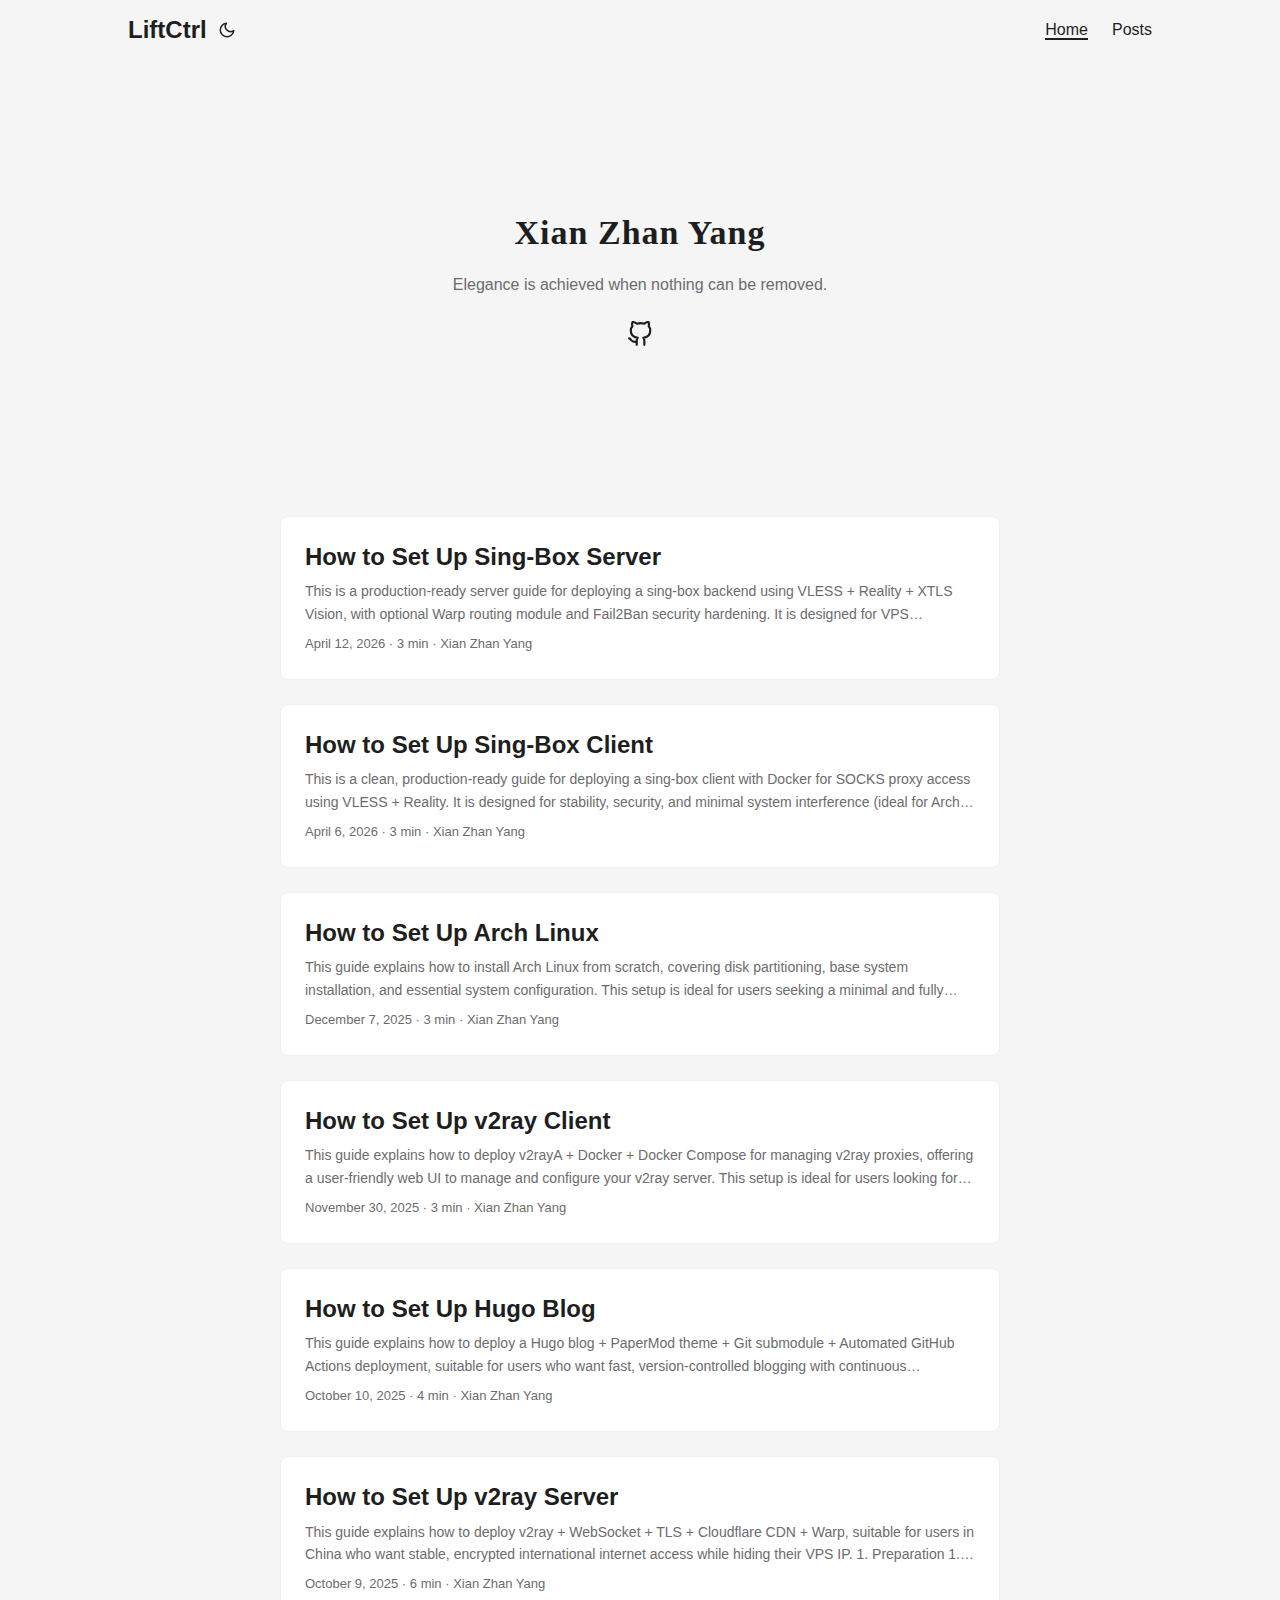
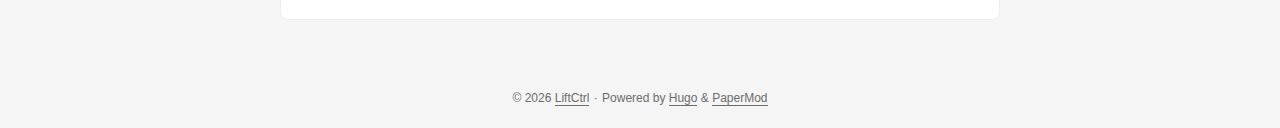
<file: index.html>
<!doctype html><html lang=en dir=auto><head><meta name=generator content="Hugo 0.160.1"><meta charset=utf-8><meta http-equiv=X-UA-Compatible content="IE=edge"><meta name=viewport content="width=device-width,initial-scale=1,shrink-to-fit=no"><meta name=robots content="index, follow"><title>LiftCtrl</title><meta name=keywords content="Blog,Personal Website,Tech,Projects"><meta name=description content="This is my personal blog, sharing tech articles and project work."><meta name=author content="Xian Zhan Yang"><link rel=canonical href=https://liftctrl.github.io/><link crossorigin=anonymous href=/assets/css/stylesheet.81e74040d38fcee7568787ccd58716f277fedaf35abedea6b2b3ee4275e13879.css integrity="sha256-gedAQNOPzudWh4fM1YcW8nf+2vNavt6msrPuQnXhOHk=" rel="preload stylesheet" as=style><link rel=icon href=https://liftctrl.github.io/favicon.ico><link rel=icon type=image/png sizes=16x16 href=https://liftctrl.github.io/favicon-16x16.png><link rel=icon type=image/png sizes=32x32 href=https://liftctrl.github.io/favicon-32x32.png><link rel=apple-touch-icon href=https://liftctrl.github.io/apple-touch-icon.png><link rel=mask-icon href=https://liftctrl.github.io/safari-pinned-tab.svg><meta name=theme-color content="#2e2e33"><meta name=msapplication-TileColor content="#2e2e33"><link rel=alternate type=application/rss+xml href=https://liftctrl.github.io/index.xml title=rss><link rel=alternate hreflang=en href=https://liftctrl.github.io/><noscript><style>#theme-toggle,.top-link{display:none}</style><style>@media(prefers-color-scheme:dark){:root{--theme:rgb(29, 30, 32);--entry:rgb(46, 46, 51);--primary:rgb(218, 218, 219);--secondary:rgb(155, 156, 157);--tertiary:rgb(65, 66, 68);--content:rgb(196, 196, 197);--code-block-bg:rgb(46, 46, 51);--code-bg:rgb(55, 56, 62);--border:rgb(51, 51, 51)}.list{background:var(--theme)}.list:not(.dark)::-webkit-scrollbar-track{background:0 0}.list:not(.dark)::-webkit-scrollbar-thumb{border-color:var(--theme)}}</style></noscript><meta property="og:url" content="https://liftctrl.github.io/"><meta property="og:site_name" content="LiftCtrl"><meta property="og:title" content="LiftCtrl"><meta property="og:description" content="This is my personal blog, sharing tech articles and project work."><meta property="og:locale" content="en"><meta property="og:type" content="website"><meta name=twitter:card content="summary"><meta name=twitter:title content="LiftCtrl"><meta name=twitter:description content="This is my personal blog, sharing tech articles and project work."><script type=application/ld+json>{"@context":"https://schema.org","@type":"Organization","name":"LiftCtrl","url":"https://liftctrl.github.io/","description":"This is my personal blog, sharing tech articles and project work.","logo":"https://liftctrl.github.io/favicon.ico","sameAs":["https://github.com/liftctrl"]}</script></head><body class=list id=top><script>localStorage.getItem("pref-theme")==="dark"?document.body.classList.add("dark"):localStorage.getItem("pref-theme")==="light"?document.body.classList.remove("dark"):window.matchMedia("(prefers-color-scheme: dark)").matches&&document.body.classList.add("dark")</script><header class=header><nav class=nav><div class=logo><a href=https://liftctrl.github.io/ accesskey=h title="LiftCtrl (Alt + H)">LiftCtrl</a><div class=logo-switches><button id=theme-toggle accesskey=t title="(Alt + T)" aria-label="Toggle theme">
<svg id="moon" width="24" height="18" viewBox="0 0 24 24" fill="none" stroke="currentColor" stroke-width="2" stroke-linecap="round" stroke-linejoin="round"><path d="M21 12.79A9 9 0 1111.21 3 7 7 0 0021 12.79z"/></svg>
<svg id="sun" width="24" height="18" viewBox="0 0 24 24" fill="none" stroke="currentColor" stroke-width="2" stroke-linecap="round" stroke-linejoin="round"><circle cx="12" cy="12" r="5"/><line x1="12" y1="1" x2="12" y2="3"/><line x1="12" y1="21" x2="12" y2="23"/><line x1="4.22" y1="4.22" x2="5.64" y2="5.64"/><line x1="18.36" y1="18.36" x2="19.78" y2="19.78"/><line x1="1" y1="12" x2="3" y2="12"/><line x1="21" y1="12" x2="23" y2="12"/><line x1="4.22" y1="19.78" x2="5.64" y2="18.36"/><line x1="18.36" y1="5.64" x2="19.78" y2="4.22"/></svg></button></div></div><ul id=menu><li><a href=https://liftctrl.github.io/ title=Home><span class=active>Home</span></a></li><li><a href=https://liftctrl.github.io/posts/ title=Posts><span>Posts</span></a></li></ul></nav></header><main class=main><article class="first-entry home-info"><header class=entry-header><h1>Xian Zhan Yang</h1></header><div class=entry-content>Elegance is achieved when nothing can be removed.</div><footer class=entry-footer><div class=social-icons><a href=https://github.com/liftctrl target=_blank rel="noopener noreferrer me" title=Github><svg viewBox="0 0 24 24" fill="none" stroke="currentColor" stroke-width="2" stroke-linecap="round" stroke-linejoin="round"><path d="M9 19c-5 1.5-5-2.5-7-3m14 6v-3.87a3.37 3.37.0 00-.94-2.61c3.14-.35 6.44-1.54 6.44-7A5.44 5.44.0 0020 4.77 5.07 5.07.0 0019.91 1S18.73.65 16 2.48a13.38 13.38.0 00-7 0C6.27.65 5.09 1 5.09 1A5.07 5.07.0 005 4.77 5.44 5.44.0 003.5 8.55c0 5.42 3.3 6.61 6.44 7A3.37 3.37.0 009 18.13V22"/></svg></a></div></footer></article><article class=post-entry><header class=entry-header><h2 class=entry-hint-parent>How to Set Up Sing-Box Server</h2></header><div class=entry-content><p>This is a production-ready server guide for deploying a sing-box backend using VLESS + Reality + XTLS Vision, with optional Warp routing module and Fail2Ban security hardening.
It is designed for VPS (Debian/Ubuntu) environments and matches the structure of the client-side documentation for consistency.
1. System Requirements Debian / Ubuntu VPS Root or sudo access Open port: 443 (recommended) Basic firewall access (UFW recommended) 2. Install Docker & Docker Compose We use Docker to ensure reproducible deployment.
...</p></div><footer class=entry-footer><span title='2026-04-12 15:00:20 +0800 +0800'>April 12, 2026</span>&nbsp;·&nbsp;<span>3 min</span>&nbsp;·&nbsp;<span>Xian Zhan Yang</span></footer><a class=entry-link aria-label="post link to How to Set Up Sing-Box Server" href=https://liftctrl.github.io/posts/2026-04-12-how-to-set-up-sing-box-server/></a></article><article class=post-entry><header class=entry-header><h2 class=entry-hint-parent>How to Set Up Sing-Box Client</h2></header><div class=entry-content><p>This is a clean, production-ready guide for deploying a sing-box client with Docker for SOCKS proxy access using VLESS + Reality.
It is designed for stability, security, and minimal system interference (ideal for Arch Linux users).
1. System Requirements Linux (Arch recommended) Root or sudo access Internet access A VPS with VLESS + Reality server already configured 2. Install Docker & Docker Compose We use Docker and Docker Compose to isolate sing-box from the host system.
...</p></div><footer class=entry-footer><span title='2026-04-06 21:41:51 +0800 +0800'>April 6, 2026</span>&nbsp;·&nbsp;<span>3 min</span>&nbsp;·&nbsp;<span>Xian Zhan Yang</span></footer><a class=entry-link aria-label="post link to How to Set Up Sing-Box Client" href=https://liftctrl.github.io/posts/2026-04-06-how-to-set-up-sing-box-client/></a></article><article class=post-entry><header class=entry-header><h2 class=entry-hint-parent>How to Set Up Arch Linux</h2></header><div class=entry-content><p>This guide explains how to install Arch Linux from scratch, covering disk partitioning, base system installation, and essential system configuration. This setup is ideal for users seeking a minimal and fully customizable Linux environment, ensuring maximum control, performance, and long-term maintainability.
1. Preparation 1.1 Installation USB Write Arch Linux ISO to a USB drive:
sudo dd if=archlinux-2025.iso of=/dev/sdX bs=4M status=progress oflag=sync 💡 Tips:
if → input ISO file of → target USB device (e.g., /dev/sdb) bs=4M → block size status=progress → show progress oflag=sync → ensure all data is written ⚠️ Note: Double-check of=/dev/sdX. Wrong device = data loss.
...</p></div><footer class=entry-footer><span title='2025-12-07 14:01:41 +0800 +0800'>December 7, 2025</span>&nbsp;·&nbsp;<span>3 min</span>&nbsp;·&nbsp;<span>Xian Zhan Yang</span></footer><a class=entry-link aria-label="post link to How to Set Up Arch Linux" href=https://liftctrl.github.io/posts/2025-12-07-how-to-set-up-arch-linux/></a></article><article class=post-entry><header class=entry-header><h2 class=entry-hint-parent>How to Set Up v2ray Client</h2></header><div class=entry-content><p>This guide explains how to deploy v2rayA + Docker + Docker Compose for managing v2ray proxies, offering a user-friendly web UI to manage and configure your v2ray server. This setup is ideal for users looking for an easy and efficient way to deploy v2ray servers with Docker, ensuring a scalable and maintainable environment using Docker Compose.
1. Preparation 1.1 Docker Install Docker:
sudo pacman -S docker Add your user to the Docker group:
...</p></div><footer class=entry-footer><span title='2025-11-30 15:08:23 +0800 +0800'>November 30, 2025</span>&nbsp;·&nbsp;<span>3 min</span>&nbsp;·&nbsp;<span>Xian Zhan Yang</span></footer><a class=entry-link aria-label="post link to How to Set Up v2ray Client" href=https://liftctrl.github.io/posts/2025-11-30-how-to-set-up-v2ray-client/></a></article><article class=post-entry><header class=entry-header><h2 class=entry-hint-parent>How to Set Up Hugo Blog</h2></header><div class=entry-content><p>This guide explains how to deploy a Hugo blog + PaperMod theme + Git submodule + Automated GitHub Actions deployment, suitable for users who want fast, version-controlled blogging with continuous deployment.
1. Preparation 1.1 GitHub Repositories For this guide, we use GitHub for both source and deployment repositories. You need:
Private repository: my-blog → for Hugo source files Public repository: username.github.io → for generated static files via GitHub Pages 💡 Tip : Public repository must already exist before deployment.
...</p></div><footer class=entry-footer><span title='2025-10-10 22:56:50 +0800 +0800'>October 10, 2025</span>&nbsp;·&nbsp;<span>4 min</span>&nbsp;·&nbsp;<span>Xian Zhan Yang</span></footer><a class=entry-link aria-label="post link to How to Set Up Hugo Blog" href=https://liftctrl.github.io/posts/2025-10-10-how-to-set-up-hugo-blog/></a></article><article class=post-entry><header class=entry-header><h2 class=entry-hint-parent>How to Set Up v2ray Server</h2></header><div class=entry-content><p>This guide explains how to deploy v2ray + WebSocket + TLS + Cloudflare CDN + Warp, suitable for users in China who want stable, encrypted international internet access while hiding their VPS IP.
1. Preparation 1.1 VPS For this guide, we use a RackNerd VPS located in Los Angeles, though any offshore VPS works.
Recommended system environment:
OS: Debian 11+ or Ubuntu 20.04+ CPU: 1 core or higher RAM: at least 1 GB Ensure TCP ports 80 and 443 are open Connect to your VPS and update the system:
...</p></div><footer class=entry-footer><span title='2025-10-09 22:46:05 +0800 +0800'>October 9, 2025</span>&nbsp;·&nbsp;<span>6 min</span>&nbsp;·&nbsp;<span>Xian Zhan Yang</span></footer><a class=entry-link aria-label="post link to How to Set Up v2ray Server" href=https://liftctrl.github.io/posts/2025-10-09-how-to-set-up-v2ray-server/></a></article></main><footer class=footer><span>&copy; 2026 <a href=https://liftctrl.github.io/>LiftCtrl</a></span> ·
<span>Powered by
<a href=https://gohugo.io/ rel="noopener noreferrer" target=_blank>Hugo</a> &
<a href=https://github.com/adityatelange/hugo-PaperMod/ rel=noopener target=_blank>PaperMod</a></span></footer><a href=#top aria-label="go to top" title="Go to Top (Alt + G)" class=top-link id=top-link accesskey=g><svg viewBox="0 0 12 6" fill="currentColor"><path d="M12 6H0l6-6z"/></svg>
</a><script>let menu=document.getElementById("menu");menu&&(menu.scrollLeft=localStorage.getItem("menu-scroll-position"),menu.onscroll=function(){localStorage.setItem("menu-scroll-position",menu.scrollLeft)}),document.querySelectorAll('a[href^="#"]').forEach(e=>{e.addEventListener("click",function(e){e.preventDefault();var t=this.getAttribute("href").substr(1);window.matchMedia("(prefers-reduced-motion: reduce)").matches?document.querySelector(`[id='${decodeURIComponent(t)}']`).scrollIntoView():document.querySelector(`[id='${decodeURIComponent(t)}']`).scrollIntoView({behavior:"smooth"}),t==="top"?history.replaceState(null,null," "):history.pushState(null,null,`#${t}`)})})</script><script>var mybutton=document.getElementById("top-link");window.onscroll=function(){document.body.scrollTop>800||document.documentElement.scrollTop>800?(mybutton.style.visibility="visible",mybutton.style.opacity="1"):(mybutton.style.visibility="hidden",mybutton.style.opacity="0")}</script><script>document.getElementById("theme-toggle").addEventListener("click",()=>{document.body.className.includes("dark")?(document.body.classList.remove("dark"),localStorage.setItem("pref-theme","light")):(document.body.classList.add("dark"),localStorage.setItem("pref-theme","dark"))})</script></body></html>
</file>
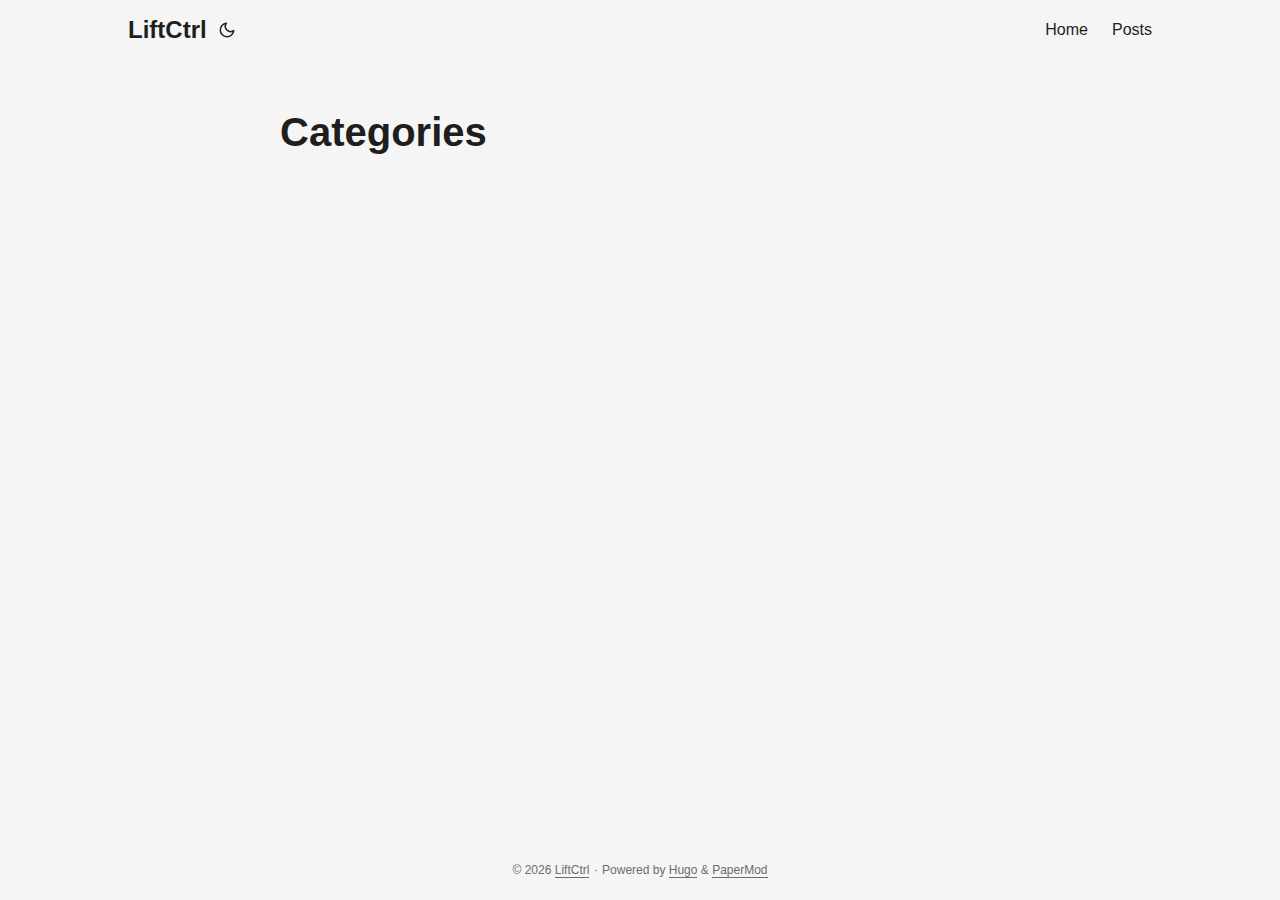
<file: categories/index.html>
<!doctype html><html lang=en dir=auto><head><meta charset=utf-8><meta http-equiv=X-UA-Compatible content="IE=edge"><meta name=viewport content="width=device-width,initial-scale=1,shrink-to-fit=no"><meta name=robots content="index, follow"><title>Categories | LiftCtrl</title><meta name=keywords content><meta name=description content="This is my personal blog, sharing tech articles and project work."><meta name=author content="Xian Zhan Yang"><link rel=canonical href=https://liftctrl.github.io/categories/><link crossorigin=anonymous href=/assets/css/stylesheet.81e74040d38fcee7568787ccd58716f277fedaf35abedea6b2b3ee4275e13879.css integrity="sha256-gedAQNOPzudWh4fM1YcW8nf+2vNavt6msrPuQnXhOHk=" rel="preload stylesheet" as=style><link rel=icon href=https://liftctrl.github.io/favicon.ico><link rel=icon type=image/png sizes=16x16 href=https://liftctrl.github.io/favicon-16x16.png><link rel=icon type=image/png sizes=32x32 href=https://liftctrl.github.io/favicon-32x32.png><link rel=apple-touch-icon href=https://liftctrl.github.io/apple-touch-icon.png><link rel=mask-icon href=https://liftctrl.github.io/safari-pinned-tab.svg><meta name=theme-color content="#2e2e33"><meta name=msapplication-TileColor content="#2e2e33"><link rel=alternate type=application/rss+xml href=https://liftctrl.github.io/categories/index.xml title=rss><link rel=alternate hreflang=en href=https://liftctrl.github.io/categories/><noscript><style>#theme-toggle,.top-link{display:none}</style><style>@media(prefers-color-scheme:dark){:root{--theme:rgb(29, 30, 32);--entry:rgb(46, 46, 51);--primary:rgb(218, 218, 219);--secondary:rgb(155, 156, 157);--tertiary:rgb(65, 66, 68);--content:rgb(196, 196, 197);--code-block-bg:rgb(46, 46, 51);--code-bg:rgb(55, 56, 62);--border:rgb(51, 51, 51)}.list{background:var(--theme)}.list:not(.dark)::-webkit-scrollbar-track{background:0 0}.list:not(.dark)::-webkit-scrollbar-thumb{border-color:var(--theme)}}</style></noscript><meta property="og:url" content="https://liftctrl.github.io/categories/"><meta property="og:site_name" content="LiftCtrl"><meta property="og:title" content="Categories"><meta property="og:description" content="This is my personal blog, sharing tech articles and project work."><meta property="og:locale" content="en"><meta property="og:type" content="website"><meta name=twitter:card content="summary"><meta name=twitter:title content="Categories"><meta name=twitter:description content="This is my personal blog, sharing tech articles and project work."></head><body class=list id=top><script>localStorage.getItem("pref-theme")==="dark"?document.body.classList.add("dark"):localStorage.getItem("pref-theme")==="light"?document.body.classList.remove("dark"):window.matchMedia("(prefers-color-scheme: dark)").matches&&document.body.classList.add("dark")</script><header class=header><nav class=nav><div class=logo><a href=https://liftctrl.github.io/ accesskey=h title="LiftCtrl (Alt + H)">LiftCtrl</a><div class=logo-switches><button id=theme-toggle accesskey=t title="(Alt + T)" aria-label="Toggle theme">
<svg id="moon" width="24" height="18" viewBox="0 0 24 24" fill="none" stroke="currentColor" stroke-width="2" stroke-linecap="round" stroke-linejoin="round"><path d="M21 12.79A9 9 0 1111.21 3 7 7 0 0021 12.79z"/></svg>
<svg id="sun" width="24" height="18" viewBox="0 0 24 24" fill="none" stroke="currentColor" stroke-width="2" stroke-linecap="round" stroke-linejoin="round"><circle cx="12" cy="12" r="5"/><line x1="12" y1="1" x2="12" y2="3"/><line x1="12" y1="21" x2="12" y2="23"/><line x1="4.22" y1="4.22" x2="5.64" y2="5.64"/><line x1="18.36" y1="18.36" x2="19.78" y2="19.78"/><line x1="1" y1="12" x2="3" y2="12"/><line x1="21" y1="12" x2="23" y2="12"/><line x1="4.22" y1="19.78" x2="5.64" y2="18.36"/><line x1="18.36" y1="5.64" x2="19.78" y2="4.22"/></svg></button></div></div><ul id=menu><li><a href=https://liftctrl.github.io/ title=Home><span>Home</span></a></li><li><a href=https://liftctrl.github.io/posts/ title=Posts><span>Posts</span></a></li></ul></nav></header><main class=main><header class=page-header><h1>Categories</h1></header><ul class=terms-tags></ul></main><footer class=footer><span>&copy; 2026 <a href=https://liftctrl.github.io/>LiftCtrl</a></span> ·
<span>Powered by
<a href=https://gohugo.io/ rel="noopener noreferrer" target=_blank>Hugo</a> &
<a href=https://github.com/adityatelange/hugo-PaperMod/ rel=noopener target=_blank>PaperMod</a></span></footer><a href=#top aria-label="go to top" title="Go to Top (Alt + G)" class=top-link id=top-link accesskey=g><svg viewBox="0 0 12 6" fill="currentColor"><path d="M12 6H0l6-6z"/></svg>
</a><script>let menu=document.getElementById("menu");menu&&(menu.scrollLeft=localStorage.getItem("menu-scroll-position"),menu.onscroll=function(){localStorage.setItem("menu-scroll-position",menu.scrollLeft)}),document.querySelectorAll('a[href^="#"]').forEach(e=>{e.addEventListener("click",function(e){e.preventDefault();var t=this.getAttribute("href").substr(1);window.matchMedia("(prefers-reduced-motion: reduce)").matches?document.querySelector(`[id='${decodeURIComponent(t)}']`).scrollIntoView():document.querySelector(`[id='${decodeURIComponent(t)}']`).scrollIntoView({behavior:"smooth"}),t==="top"?history.replaceState(null,null," "):history.pushState(null,null,`#${t}`)})})</script><script>var mybutton=document.getElementById("top-link");window.onscroll=function(){document.body.scrollTop>800||document.documentElement.scrollTop>800?(mybutton.style.visibility="visible",mybutton.style.opacity="1"):(mybutton.style.visibility="hidden",mybutton.style.opacity="0")}</script><script>document.getElementById("theme-toggle").addEventListener("click",()=>{document.body.className.includes("dark")?(document.body.classList.remove("dark"),localStorage.setItem("pref-theme","light")):(document.body.classList.add("dark"),localStorage.setItem("pref-theme","dark"))})</script></body></html>
</file>
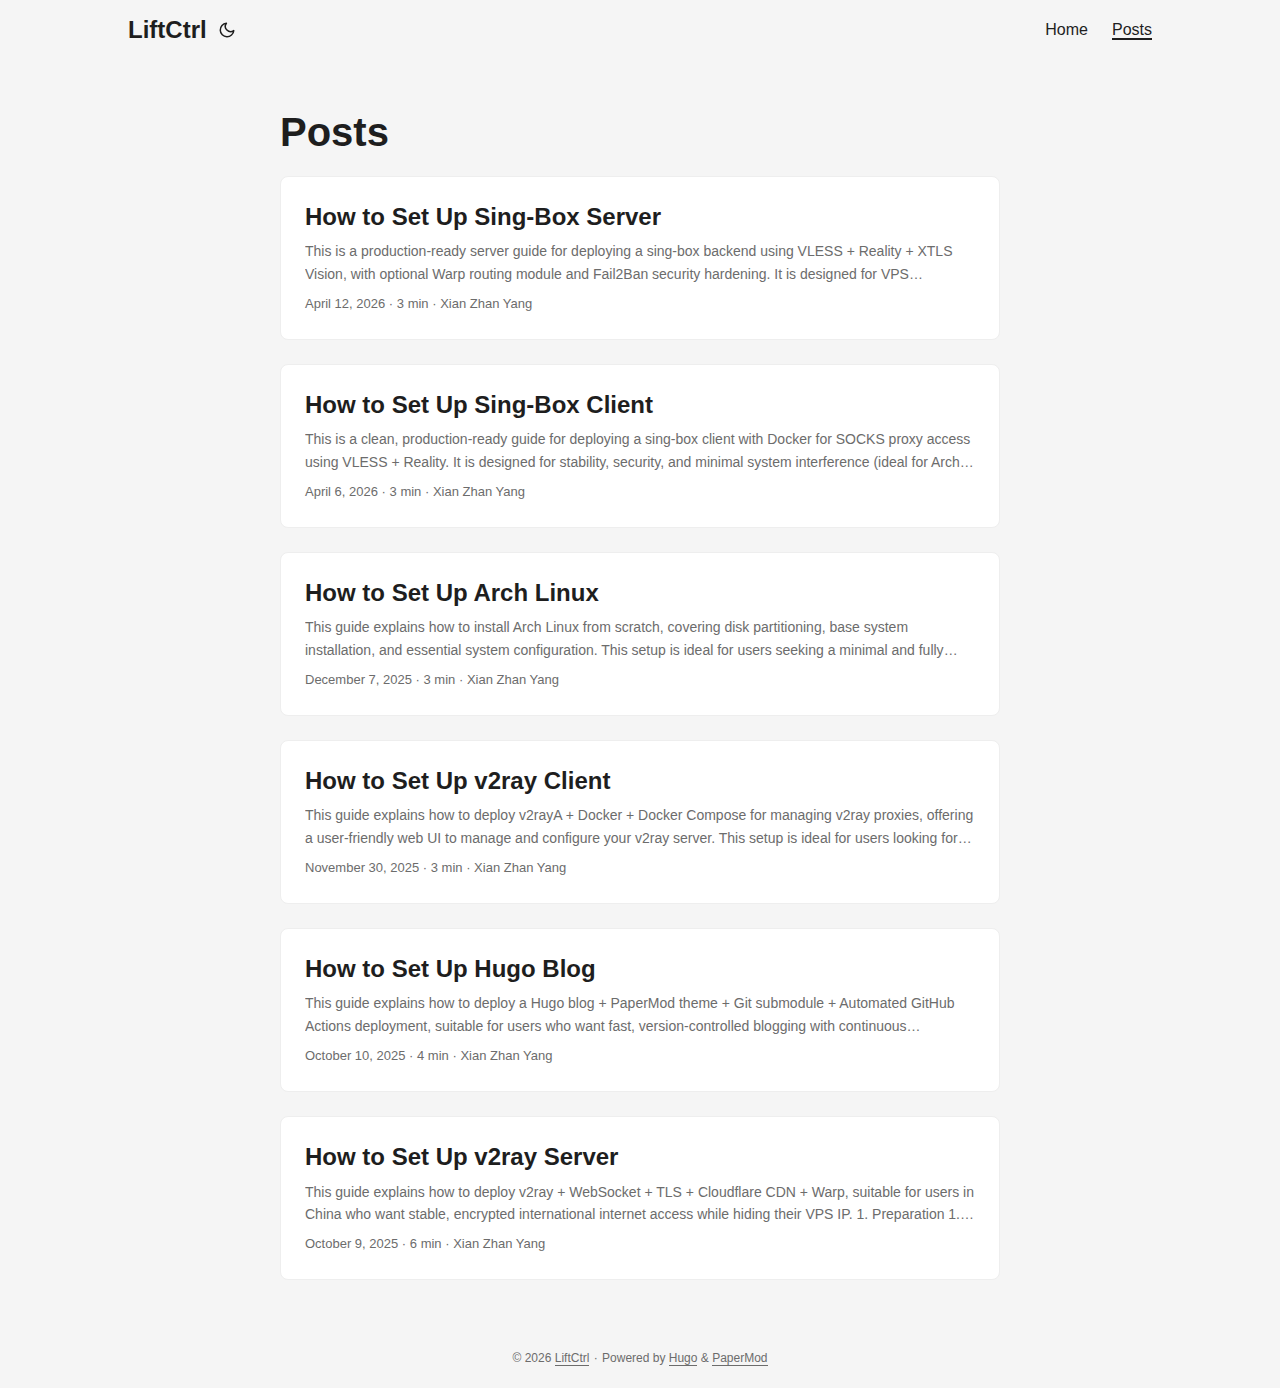
<file: posts/index.html>
<!doctype html><html lang=en dir=auto><head><meta charset=utf-8><meta http-equiv=X-UA-Compatible content="IE=edge"><meta name=viewport content="width=device-width,initial-scale=1,shrink-to-fit=no"><meta name=robots content="index, follow"><title>Posts | LiftCtrl</title><meta name=keywords content><meta name=description content="Posts - LiftCtrl"><meta name=author content="Xian Zhan Yang"><link rel=canonical href=https://liftctrl.github.io/posts/><link crossorigin=anonymous href=/assets/css/stylesheet.81e74040d38fcee7568787ccd58716f277fedaf35abedea6b2b3ee4275e13879.css integrity="sha256-gedAQNOPzudWh4fM1YcW8nf+2vNavt6msrPuQnXhOHk=" rel="preload stylesheet" as=style><link rel=icon href=https://liftctrl.github.io/favicon.ico><link rel=icon type=image/png sizes=16x16 href=https://liftctrl.github.io/favicon-16x16.png><link rel=icon type=image/png sizes=32x32 href=https://liftctrl.github.io/favicon-32x32.png><link rel=apple-touch-icon href=https://liftctrl.github.io/apple-touch-icon.png><link rel=mask-icon href=https://liftctrl.github.io/safari-pinned-tab.svg><meta name=theme-color content="#2e2e33"><meta name=msapplication-TileColor content="#2e2e33"><link rel=alternate type=application/rss+xml href=https://liftctrl.github.io/posts/index.xml title=rss><link rel=alternate hreflang=en href=https://liftctrl.github.io/posts/><noscript><style>#theme-toggle,.top-link{display:none}</style><style>@media(prefers-color-scheme:dark){:root{--theme:rgb(29, 30, 32);--entry:rgb(46, 46, 51);--primary:rgb(218, 218, 219);--secondary:rgb(155, 156, 157);--tertiary:rgb(65, 66, 68);--content:rgb(196, 196, 197);--code-block-bg:rgb(46, 46, 51);--code-bg:rgb(55, 56, 62);--border:rgb(51, 51, 51)}.list{background:var(--theme)}.list:not(.dark)::-webkit-scrollbar-track{background:0 0}.list:not(.dark)::-webkit-scrollbar-thumb{border-color:var(--theme)}}</style></noscript><meta property="og:url" content="https://liftctrl.github.io/posts/"><meta property="og:site_name" content="LiftCtrl"><meta property="og:title" content="Posts"><meta property="og:description" content="This is my personal blog, sharing tech articles and project work."><meta property="og:locale" content="en"><meta property="og:type" content="website"><meta name=twitter:card content="summary"><meta name=twitter:title content="Posts"><meta name=twitter:description content="This is my personal blog, sharing tech articles and project work."><script type=application/ld+json>{"@context":"https://schema.org","@type":"BreadcrumbList","itemListElement":[{"@type":"ListItem","position":1,"name":"Posts","item":"https://liftctrl.github.io/posts/"}]}</script></head><body class=list id=top><script>localStorage.getItem("pref-theme")==="dark"?document.body.classList.add("dark"):localStorage.getItem("pref-theme")==="light"?document.body.classList.remove("dark"):window.matchMedia("(prefers-color-scheme: dark)").matches&&document.body.classList.add("dark")</script><header class=header><nav class=nav><div class=logo><a href=https://liftctrl.github.io/ accesskey=h title="LiftCtrl (Alt + H)">LiftCtrl</a><div class=logo-switches><button id=theme-toggle accesskey=t title="(Alt + T)" aria-label="Toggle theme">
<svg id="moon" width="24" height="18" viewBox="0 0 24 24" fill="none" stroke="currentColor" stroke-width="2" stroke-linecap="round" stroke-linejoin="round"><path d="M21 12.79A9 9 0 1111.21 3 7 7 0 0021 12.79z"/></svg>
<svg id="sun" width="24" height="18" viewBox="0 0 24 24" fill="none" stroke="currentColor" stroke-width="2" stroke-linecap="round" stroke-linejoin="round"><circle cx="12" cy="12" r="5"/><line x1="12" y1="1" x2="12" y2="3"/><line x1="12" y1="21" x2="12" y2="23"/><line x1="4.22" y1="4.22" x2="5.64" y2="5.64"/><line x1="18.36" y1="18.36" x2="19.78" y2="19.78"/><line x1="1" y1="12" x2="3" y2="12"/><line x1="21" y1="12" x2="23" y2="12"/><line x1="4.22" y1="19.78" x2="5.64" y2="18.36"/><line x1="18.36" y1="5.64" x2="19.78" y2="4.22"/></svg></button></div></div><ul id=menu><li><a href=https://liftctrl.github.io/ title=Home><span>Home</span></a></li><li><a href=https://liftctrl.github.io/posts/ title=Posts><span class=active>Posts</span></a></li></ul></nav></header><main class=main><header class=page-header><h1>Posts</h1></header><article class=post-entry><header class=entry-header><h2 class=entry-hint-parent>How to Set Up Sing-Box Server</h2></header><div class=entry-content><p>This is a production-ready server guide for deploying a sing-box backend using VLESS + Reality + XTLS Vision, with optional Warp routing module and Fail2Ban security hardening.
It is designed for VPS (Debian/Ubuntu) environments and matches the structure of the client-side documentation for consistency.
1. System Requirements Debian / Ubuntu VPS Root or sudo access Open port: 443 (recommended) Basic firewall access (UFW recommended) 2. Install Docker & Docker Compose We use Docker to ensure reproducible deployment.
...</p></div><footer class=entry-footer><span title='2026-04-12 15:00:20 +0800 +0800'>April 12, 2026</span>&nbsp;·&nbsp;<span>3 min</span>&nbsp;·&nbsp;<span>Xian Zhan Yang</span></footer><a class=entry-link aria-label="post link to How to Set Up Sing-Box Server" href=https://liftctrl.github.io/posts/2026-04-12-how-to-set-up-sing-box-server/></a></article><article class=post-entry><header class=entry-header><h2 class=entry-hint-parent>How to Set Up Sing-Box Client</h2></header><div class=entry-content><p>This is a clean, production-ready guide for deploying a sing-box client with Docker for SOCKS proxy access using VLESS + Reality.
It is designed for stability, security, and minimal system interference (ideal for Arch Linux users).
1. System Requirements Linux (Arch recommended) Root or sudo access Internet access A VPS with VLESS + Reality server already configured 2. Install Docker & Docker Compose We use Docker and Docker Compose to isolate sing-box from the host system.
...</p></div><footer class=entry-footer><span title='2026-04-06 21:41:51 +0800 +0800'>April 6, 2026</span>&nbsp;·&nbsp;<span>3 min</span>&nbsp;·&nbsp;<span>Xian Zhan Yang</span></footer><a class=entry-link aria-label="post link to How to Set Up Sing-Box Client" href=https://liftctrl.github.io/posts/2026-04-06-how-to-set-up-sing-box-client/></a></article><article class=post-entry><header class=entry-header><h2 class=entry-hint-parent>How to Set Up Arch Linux</h2></header><div class=entry-content><p>This guide explains how to install Arch Linux from scratch, covering disk partitioning, base system installation, and essential system configuration. This setup is ideal for users seeking a minimal and fully customizable Linux environment, ensuring maximum control, performance, and long-term maintainability.
1. Preparation 1.1 Installation USB Write Arch Linux ISO to a USB drive:
sudo dd if=archlinux-2025.iso of=/dev/sdX bs=4M status=progress oflag=sync 💡 Tips:
if → input ISO file of → target USB device (e.g., /dev/sdb) bs=4M → block size status=progress → show progress oflag=sync → ensure all data is written ⚠️ Note: Double-check of=/dev/sdX. Wrong device = data loss.
...</p></div><footer class=entry-footer><span title='2025-12-07 14:01:41 +0800 +0800'>December 7, 2025</span>&nbsp;·&nbsp;<span>3 min</span>&nbsp;·&nbsp;<span>Xian Zhan Yang</span></footer><a class=entry-link aria-label="post link to How to Set Up Arch Linux" href=https://liftctrl.github.io/posts/2025-12-07-how-to-set-up-arch-linux/></a></article><article class=post-entry><header class=entry-header><h2 class=entry-hint-parent>How to Set Up v2ray Client</h2></header><div class=entry-content><p>This guide explains how to deploy v2rayA + Docker + Docker Compose for managing v2ray proxies, offering a user-friendly web UI to manage and configure your v2ray server. This setup is ideal for users looking for an easy and efficient way to deploy v2ray servers with Docker, ensuring a scalable and maintainable environment using Docker Compose.
1. Preparation 1.1 Docker Install Docker:
sudo pacman -S docker Add your user to the Docker group:
...</p></div><footer class=entry-footer><span title='2025-11-30 15:08:23 +0800 +0800'>November 30, 2025</span>&nbsp;·&nbsp;<span>3 min</span>&nbsp;·&nbsp;<span>Xian Zhan Yang</span></footer><a class=entry-link aria-label="post link to How to Set Up v2ray Client" href=https://liftctrl.github.io/posts/2025-11-30-how-to-set-up-v2ray-client/></a></article><article class=post-entry><header class=entry-header><h2 class=entry-hint-parent>How to Set Up Hugo Blog</h2></header><div class=entry-content><p>This guide explains how to deploy a Hugo blog + PaperMod theme + Git submodule + Automated GitHub Actions deployment, suitable for users who want fast, version-controlled blogging with continuous deployment.
1. Preparation 1.1 GitHub Repositories For this guide, we use GitHub for both source and deployment repositories. You need:
Private repository: my-blog → for Hugo source files Public repository: username.github.io → for generated static files via GitHub Pages 💡 Tip : Public repository must already exist before deployment.
...</p></div><footer class=entry-footer><span title='2025-10-10 22:56:50 +0800 +0800'>October 10, 2025</span>&nbsp;·&nbsp;<span>4 min</span>&nbsp;·&nbsp;<span>Xian Zhan Yang</span></footer><a class=entry-link aria-label="post link to How to Set Up Hugo Blog" href=https://liftctrl.github.io/posts/2025-10-10-how-to-set-up-hugo-blog/></a></article><article class=post-entry><header class=entry-header><h2 class=entry-hint-parent>How to Set Up v2ray Server</h2></header><div class=entry-content><p>This guide explains how to deploy v2ray + WebSocket + TLS + Cloudflare CDN + Warp, suitable for users in China who want stable, encrypted international internet access while hiding their VPS IP.
1. Preparation 1.1 VPS For this guide, we use a RackNerd VPS located in Los Angeles, though any offshore VPS works.
Recommended system environment:
OS: Debian 11+ or Ubuntu 20.04+ CPU: 1 core or higher RAM: at least 1 GB Ensure TCP ports 80 and 443 are open Connect to your VPS and update the system:
...</p></div><footer class=entry-footer><span title='2025-10-09 22:46:05 +0800 +0800'>October 9, 2025</span>&nbsp;·&nbsp;<span>6 min</span>&nbsp;·&nbsp;<span>Xian Zhan Yang</span></footer><a class=entry-link aria-label="post link to How to Set Up v2ray Server" href=https://liftctrl.github.io/posts/2025-10-09-how-to-set-up-v2ray-server/></a></article></main><footer class=footer><span>&copy; 2026 <a href=https://liftctrl.github.io/>LiftCtrl</a></span> ·
<span>Powered by
<a href=https://gohugo.io/ rel="noopener noreferrer" target=_blank>Hugo</a> &
<a href=https://github.com/adityatelange/hugo-PaperMod/ rel=noopener target=_blank>PaperMod</a></span></footer><a href=#top aria-label="go to top" title="Go to Top (Alt + G)" class=top-link id=top-link accesskey=g><svg viewBox="0 0 12 6" fill="currentColor"><path d="M12 6H0l6-6z"/></svg>
</a><script>let menu=document.getElementById("menu");menu&&(menu.scrollLeft=localStorage.getItem("menu-scroll-position"),menu.onscroll=function(){localStorage.setItem("menu-scroll-position",menu.scrollLeft)}),document.querySelectorAll('a[href^="#"]').forEach(e=>{e.addEventListener("click",function(e){e.preventDefault();var t=this.getAttribute("href").substr(1);window.matchMedia("(prefers-reduced-motion: reduce)").matches?document.querySelector(`[id='${decodeURIComponent(t)}']`).scrollIntoView():document.querySelector(`[id='${decodeURIComponent(t)}']`).scrollIntoView({behavior:"smooth"}),t==="top"?history.replaceState(null,null," "):history.pushState(null,null,`#${t}`)})})</script><script>var mybutton=document.getElementById("top-link");window.onscroll=function(){document.body.scrollTop>800||document.documentElement.scrollTop>800?(mybutton.style.visibility="visible",mybutton.style.opacity="1"):(mybutton.style.visibility="hidden",mybutton.style.opacity="0")}</script><script>document.getElementById("theme-toggle").addEventListener("click",()=>{document.body.className.includes("dark")?(document.body.classList.remove("dark"),localStorage.setItem("pref-theme","light")):(document.body.classList.add("dark"),localStorage.setItem("pref-theme","dark"))})</script></body></html>
</file>
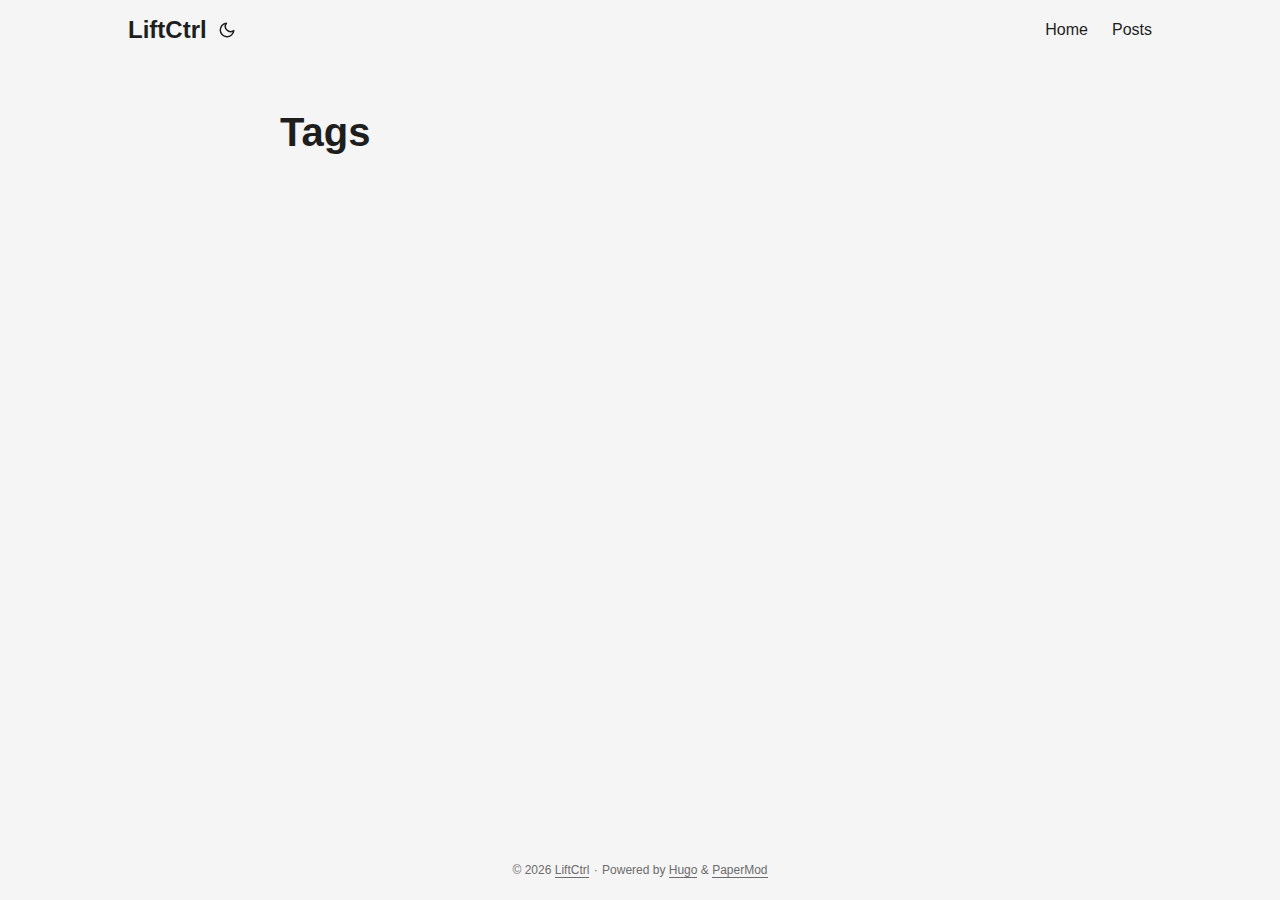
<file: tags/index.html>
<!doctype html><html lang=en dir=auto><head><meta charset=utf-8><meta http-equiv=X-UA-Compatible content="IE=edge"><meta name=viewport content="width=device-width,initial-scale=1,shrink-to-fit=no"><meta name=robots content="index, follow"><title>Tags | LiftCtrl</title><meta name=keywords content><meta name=description content="This is my personal blog, sharing tech articles and project work."><meta name=author content="Xian Zhan Yang"><link rel=canonical href=https://liftctrl.github.io/tags/><link crossorigin=anonymous href=/assets/css/stylesheet.81e74040d38fcee7568787ccd58716f277fedaf35abedea6b2b3ee4275e13879.css integrity="sha256-gedAQNOPzudWh4fM1YcW8nf+2vNavt6msrPuQnXhOHk=" rel="preload stylesheet" as=style><link rel=icon href=https://liftctrl.github.io/favicon.ico><link rel=icon type=image/png sizes=16x16 href=https://liftctrl.github.io/favicon-16x16.png><link rel=icon type=image/png sizes=32x32 href=https://liftctrl.github.io/favicon-32x32.png><link rel=apple-touch-icon href=https://liftctrl.github.io/apple-touch-icon.png><link rel=mask-icon href=https://liftctrl.github.io/safari-pinned-tab.svg><meta name=theme-color content="#2e2e33"><meta name=msapplication-TileColor content="#2e2e33"><link rel=alternate type=application/rss+xml href=https://liftctrl.github.io/tags/index.xml title=rss><link rel=alternate hreflang=en href=https://liftctrl.github.io/tags/><noscript><style>#theme-toggle,.top-link{display:none}</style><style>@media(prefers-color-scheme:dark){:root{--theme:rgb(29, 30, 32);--entry:rgb(46, 46, 51);--primary:rgb(218, 218, 219);--secondary:rgb(155, 156, 157);--tertiary:rgb(65, 66, 68);--content:rgb(196, 196, 197);--code-block-bg:rgb(46, 46, 51);--code-bg:rgb(55, 56, 62);--border:rgb(51, 51, 51)}.list{background:var(--theme)}.list:not(.dark)::-webkit-scrollbar-track{background:0 0}.list:not(.dark)::-webkit-scrollbar-thumb{border-color:var(--theme)}}</style></noscript><meta property="og:url" content="https://liftctrl.github.io/tags/"><meta property="og:site_name" content="LiftCtrl"><meta property="og:title" content="Tags"><meta property="og:description" content="This is my personal blog, sharing tech articles and project work."><meta property="og:locale" content="en"><meta property="og:type" content="website"><meta name=twitter:card content="summary"><meta name=twitter:title content="Tags"><meta name=twitter:description content="This is my personal blog, sharing tech articles and project work."></head><body class=list id=top><script>localStorage.getItem("pref-theme")==="dark"?document.body.classList.add("dark"):localStorage.getItem("pref-theme")==="light"?document.body.classList.remove("dark"):window.matchMedia("(prefers-color-scheme: dark)").matches&&document.body.classList.add("dark")</script><header class=header><nav class=nav><div class=logo><a href=https://liftctrl.github.io/ accesskey=h title="LiftCtrl (Alt + H)">LiftCtrl</a><div class=logo-switches><button id=theme-toggle accesskey=t title="(Alt + T)" aria-label="Toggle theme">
<svg id="moon" width="24" height="18" viewBox="0 0 24 24" fill="none" stroke="currentColor" stroke-width="2" stroke-linecap="round" stroke-linejoin="round"><path d="M21 12.79A9 9 0 1111.21 3 7 7 0 0021 12.79z"/></svg>
<svg id="sun" width="24" height="18" viewBox="0 0 24 24" fill="none" stroke="currentColor" stroke-width="2" stroke-linecap="round" stroke-linejoin="round"><circle cx="12" cy="12" r="5"/><line x1="12" y1="1" x2="12" y2="3"/><line x1="12" y1="21" x2="12" y2="23"/><line x1="4.22" y1="4.22" x2="5.64" y2="5.64"/><line x1="18.36" y1="18.36" x2="19.78" y2="19.78"/><line x1="1" y1="12" x2="3" y2="12"/><line x1="21" y1="12" x2="23" y2="12"/><line x1="4.22" y1="19.78" x2="5.64" y2="18.36"/><line x1="18.36" y1="5.64" x2="19.78" y2="4.22"/></svg></button></div></div><ul id=menu><li><a href=https://liftctrl.github.io/ title=Home><span>Home</span></a></li><li><a href=https://liftctrl.github.io/posts/ title=Posts><span>Posts</span></a></li></ul></nav></header><main class=main><header class=page-header><h1>Tags</h1></header><ul class=terms-tags></ul></main><footer class=footer><span>&copy; 2026 <a href=https://liftctrl.github.io/>LiftCtrl</a></span> ·
<span>Powered by
<a href=https://gohugo.io/ rel="noopener noreferrer" target=_blank>Hugo</a> &
<a href=https://github.com/adityatelange/hugo-PaperMod/ rel=noopener target=_blank>PaperMod</a></span></footer><a href=#top aria-label="go to top" title="Go to Top (Alt + G)" class=top-link id=top-link accesskey=g><svg viewBox="0 0 12 6" fill="currentColor"><path d="M12 6H0l6-6z"/></svg>
</a><script>let menu=document.getElementById("menu");menu&&(menu.scrollLeft=localStorage.getItem("menu-scroll-position"),menu.onscroll=function(){localStorage.setItem("menu-scroll-position",menu.scrollLeft)}),document.querySelectorAll('a[href^="#"]').forEach(e=>{e.addEventListener("click",function(e){e.preventDefault();var t=this.getAttribute("href").substr(1);window.matchMedia("(prefers-reduced-motion: reduce)").matches?document.querySelector(`[id='${decodeURIComponent(t)}']`).scrollIntoView():document.querySelector(`[id='${decodeURIComponent(t)}']`).scrollIntoView({behavior:"smooth"}),t==="top"?history.replaceState(null,null," "):history.pushState(null,null,`#${t}`)})})</script><script>var mybutton=document.getElementById("top-link");window.onscroll=function(){document.body.scrollTop>800||document.documentElement.scrollTop>800?(mybutton.style.visibility="visible",mybutton.style.opacity="1"):(mybutton.style.visibility="hidden",mybutton.style.opacity="0")}</script><script>document.getElementById("theme-toggle").addEventListener("click",()=>{document.body.className.includes("dark")?(document.body.classList.remove("dark"),localStorage.setItem("pref-theme","light")):(document.body.classList.add("dark"),localStorage.setItem("pref-theme","dark"))})</script></body></html>
</file>
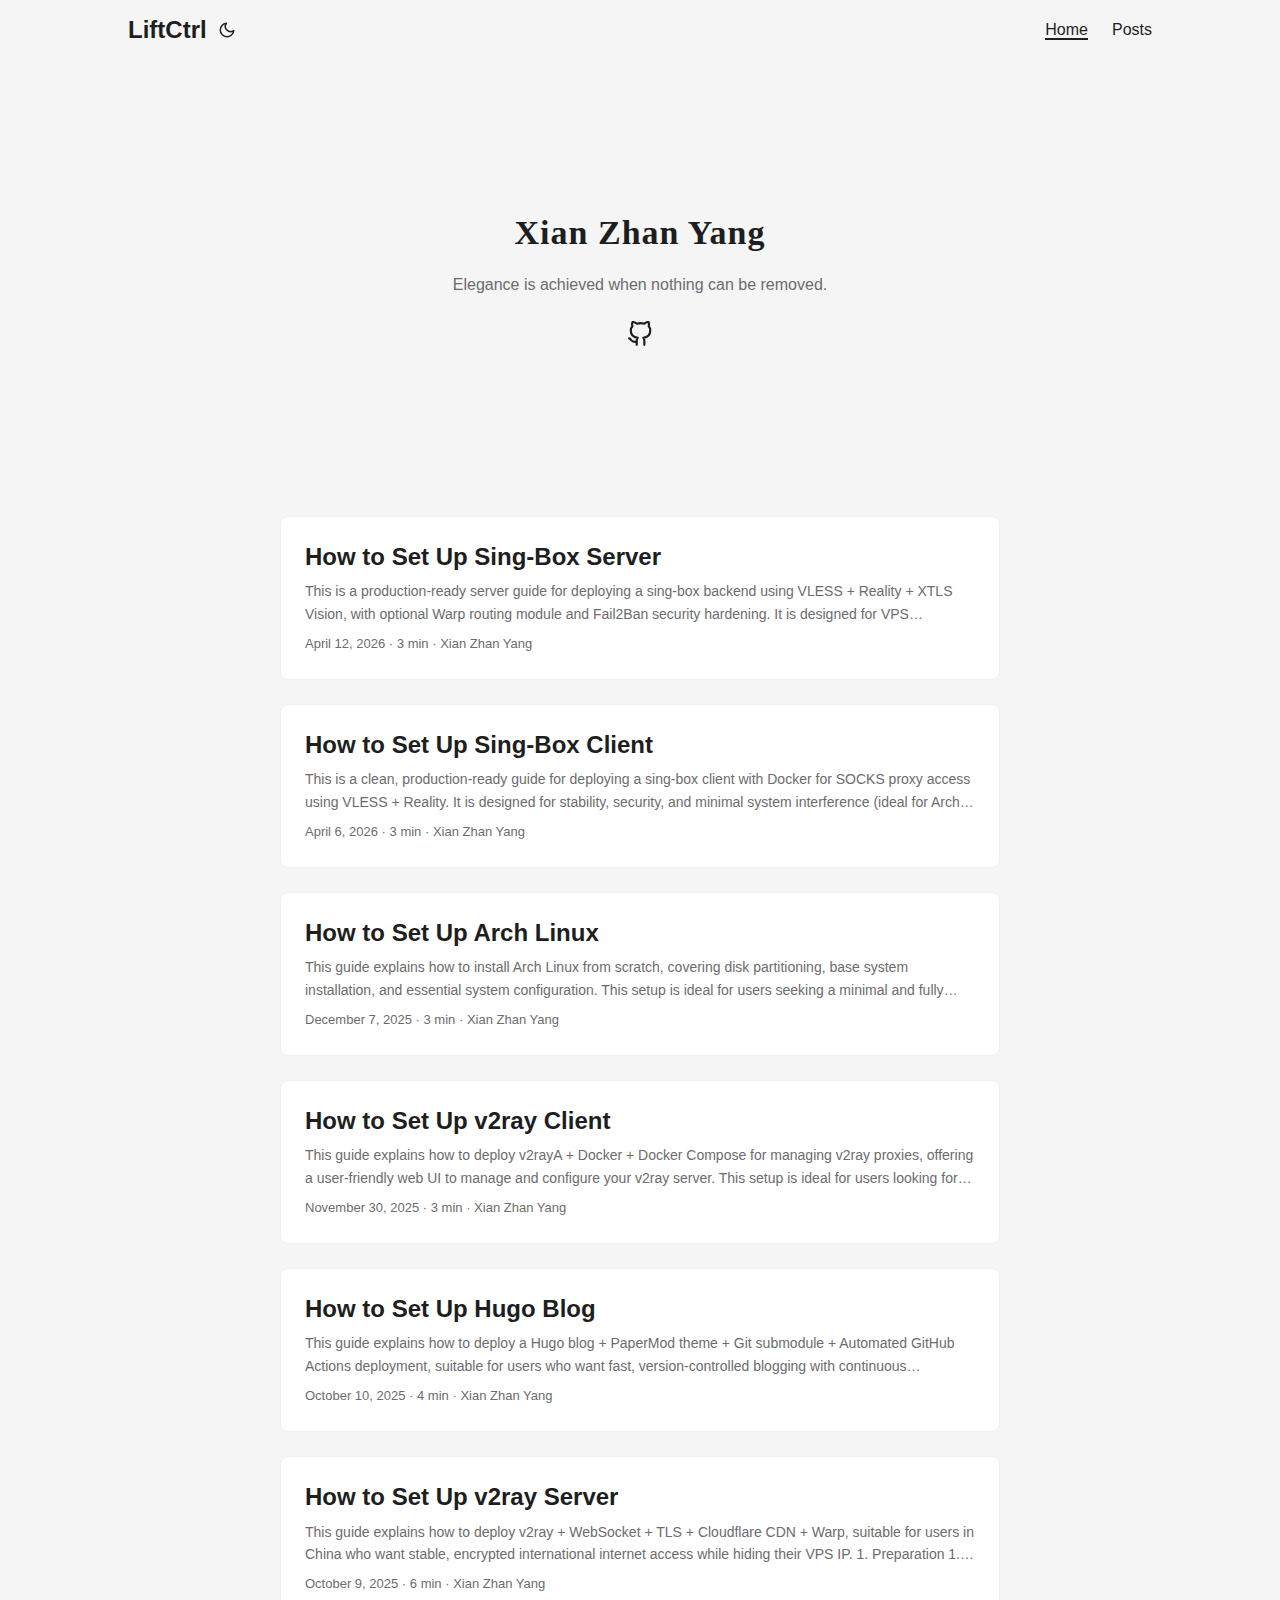
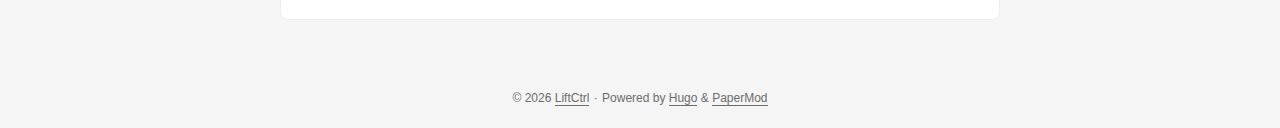
<file: page/1/index.html>
<!doctype html><html lang=en><head><title>https://liftctrl.github.io/</title><link rel=canonical href=https://liftctrl.github.io/><meta charset=utf-8><meta http-equiv=refresh content="0; url=https://liftctrl.github.io/"></head></html>
</file>
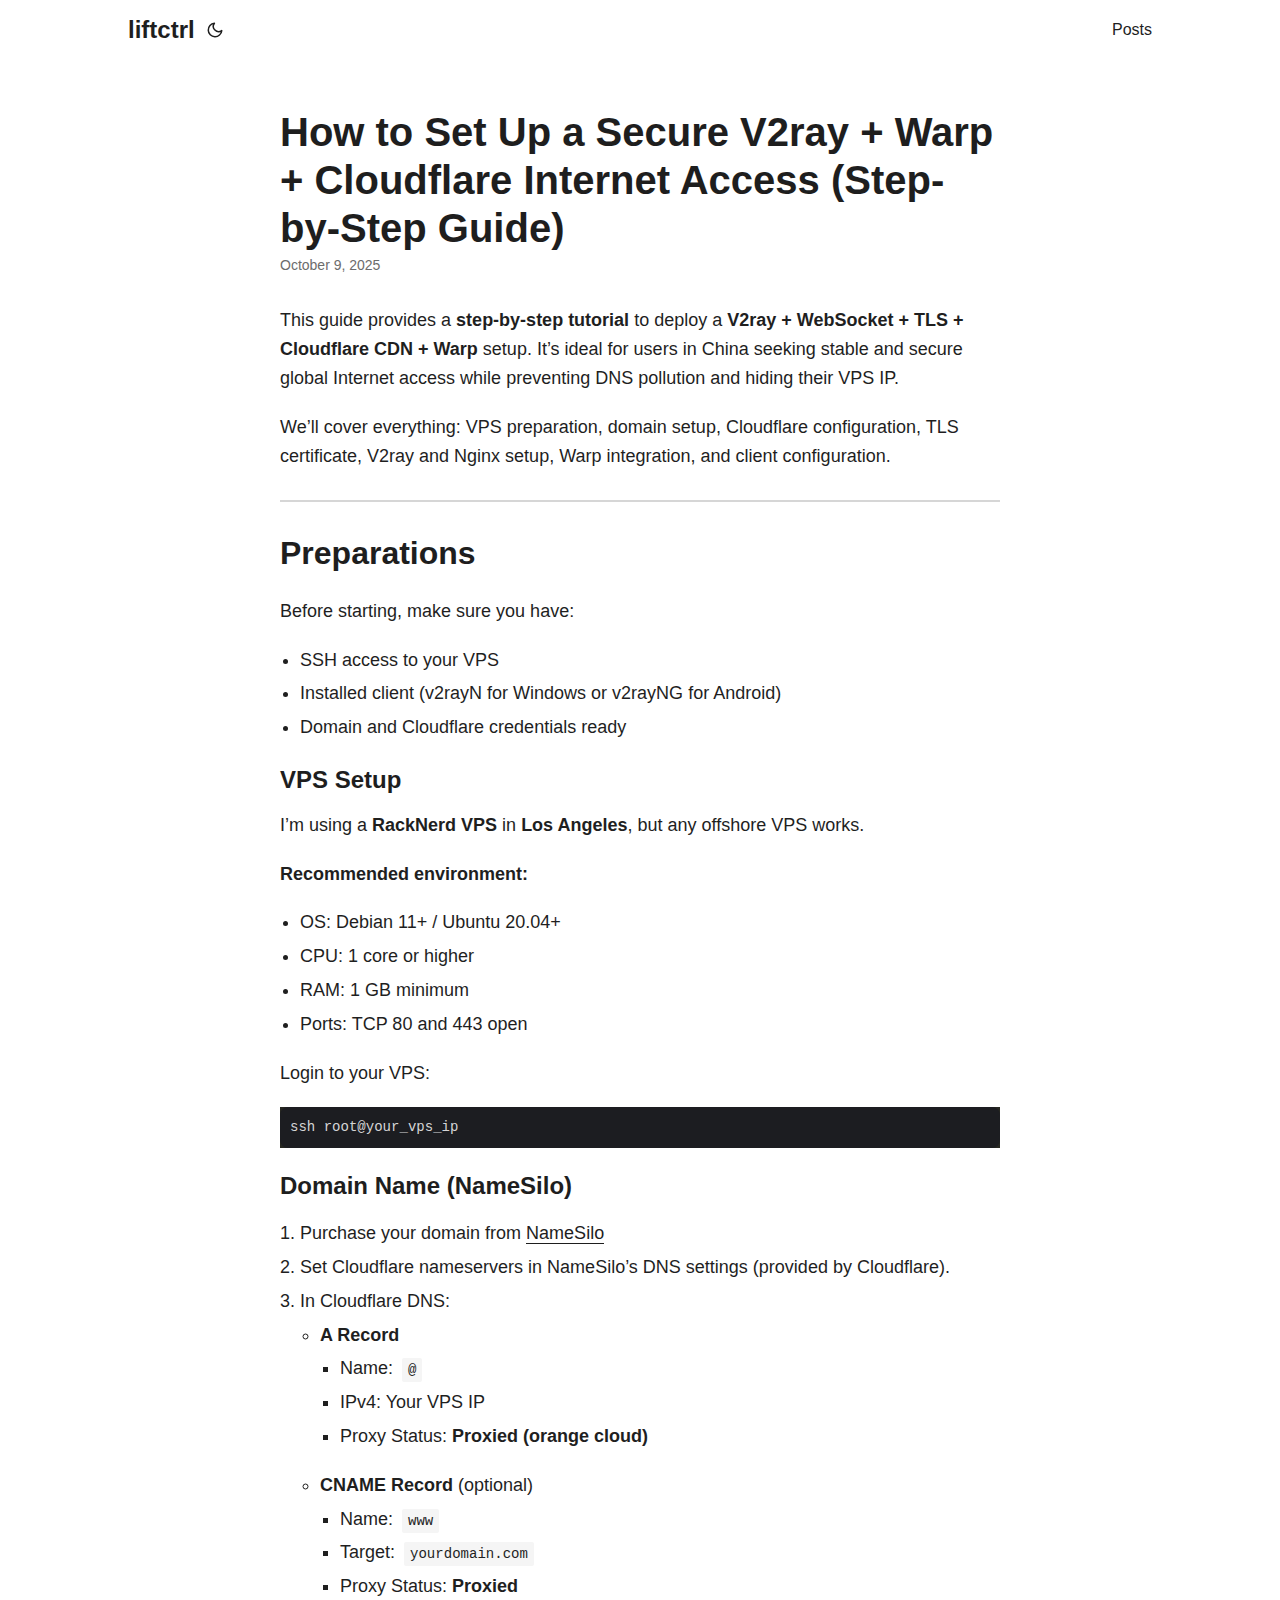
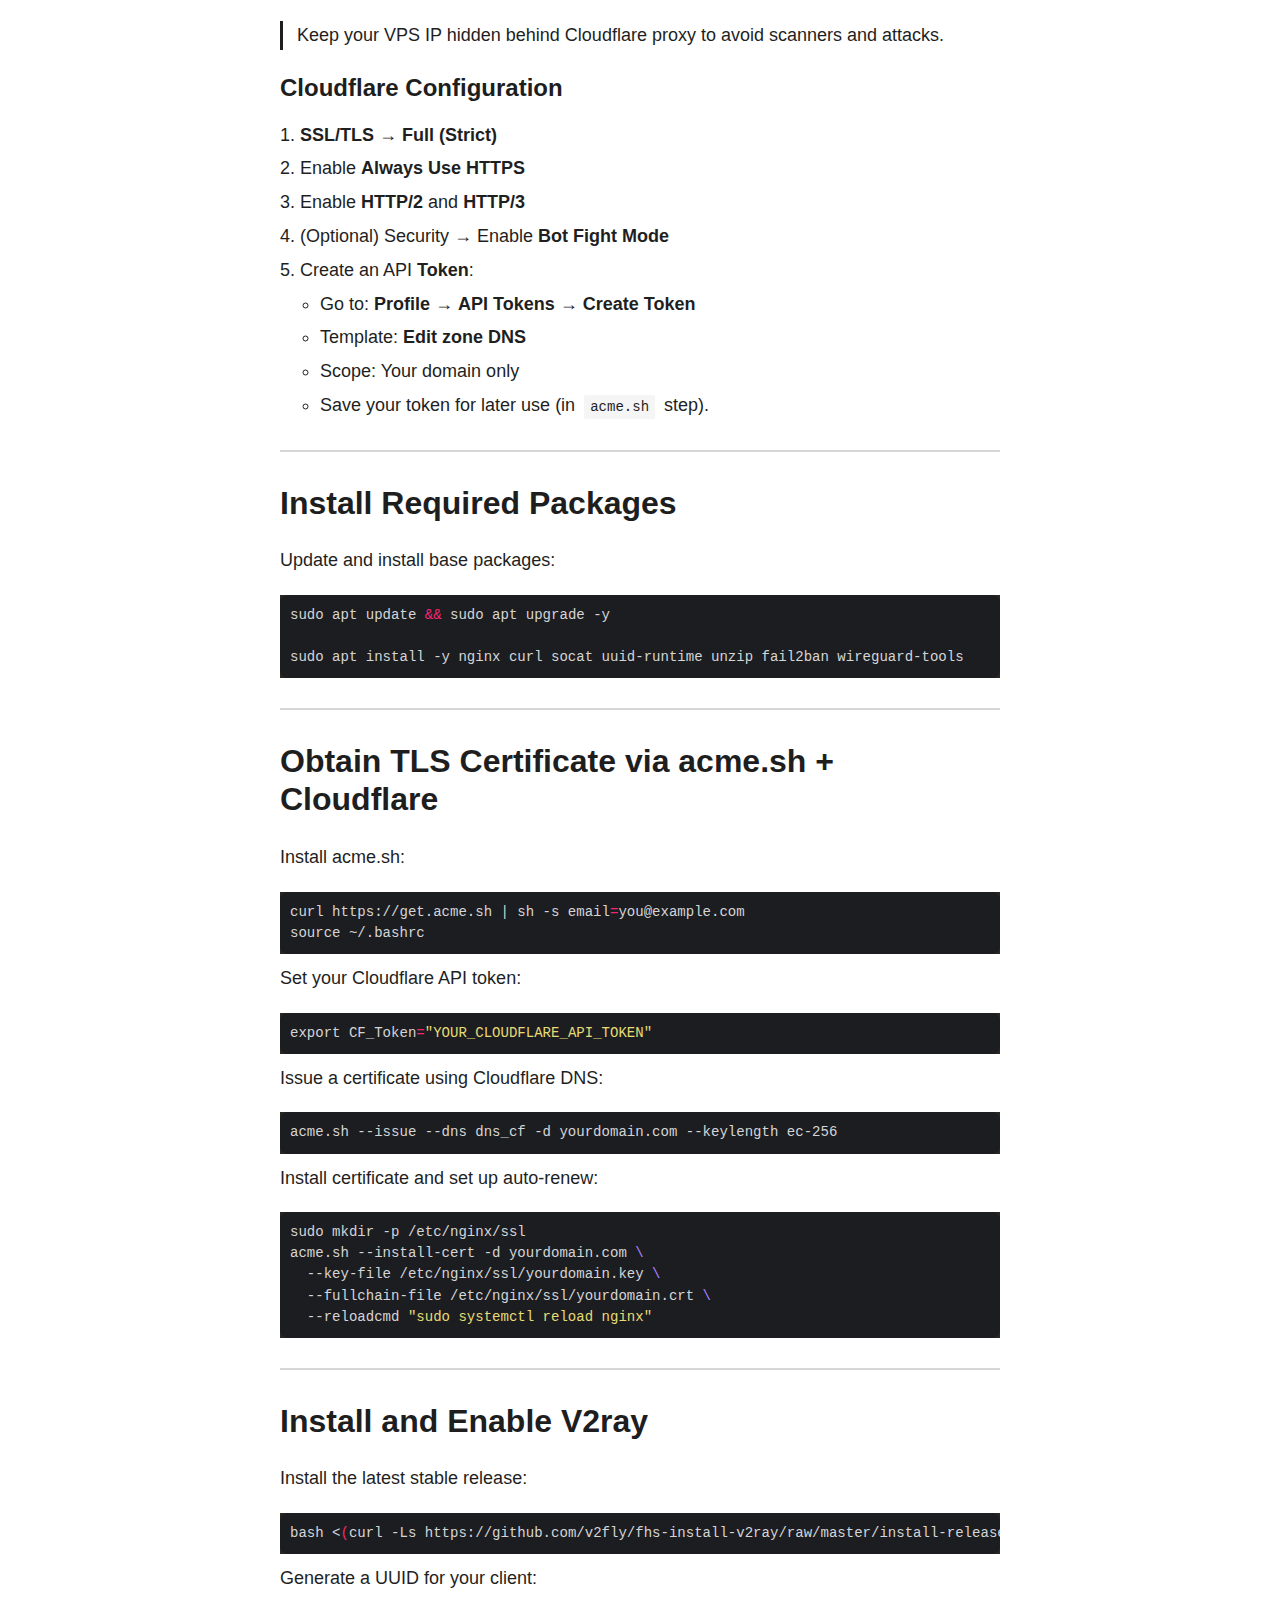
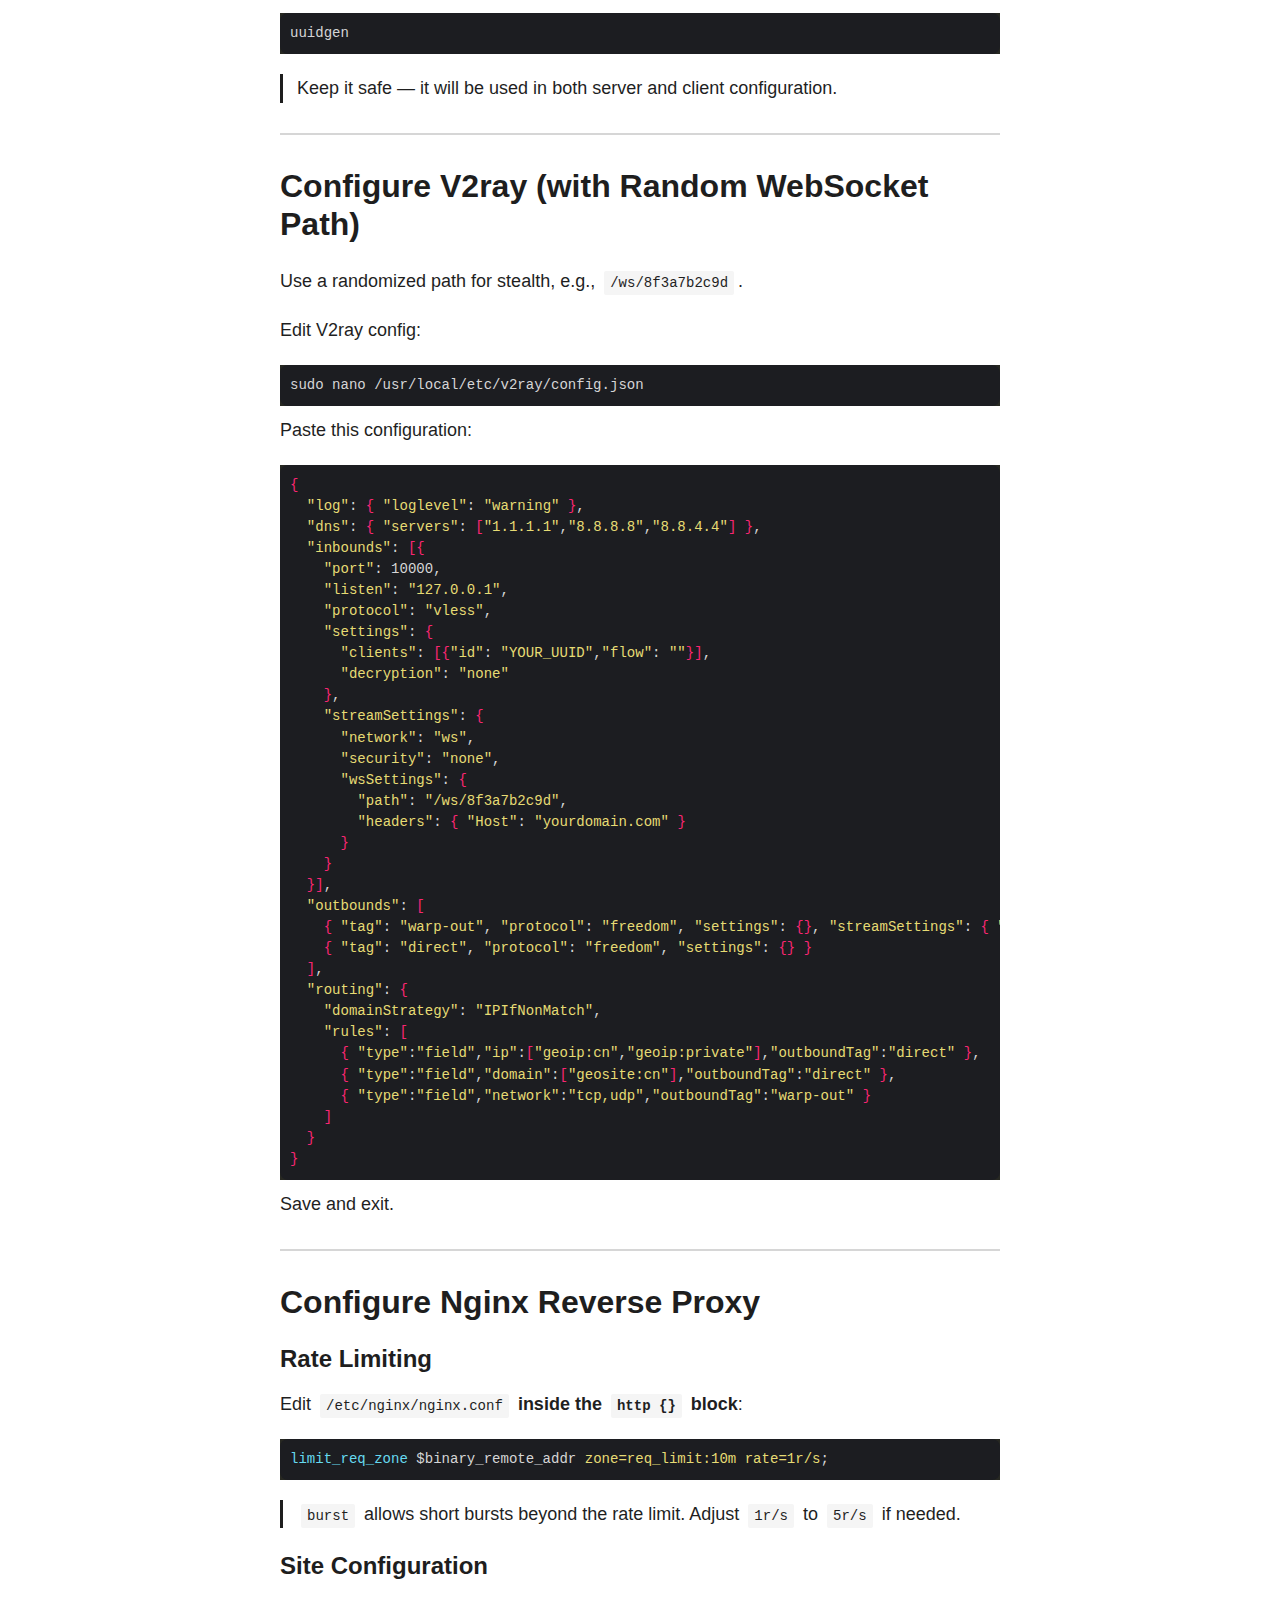
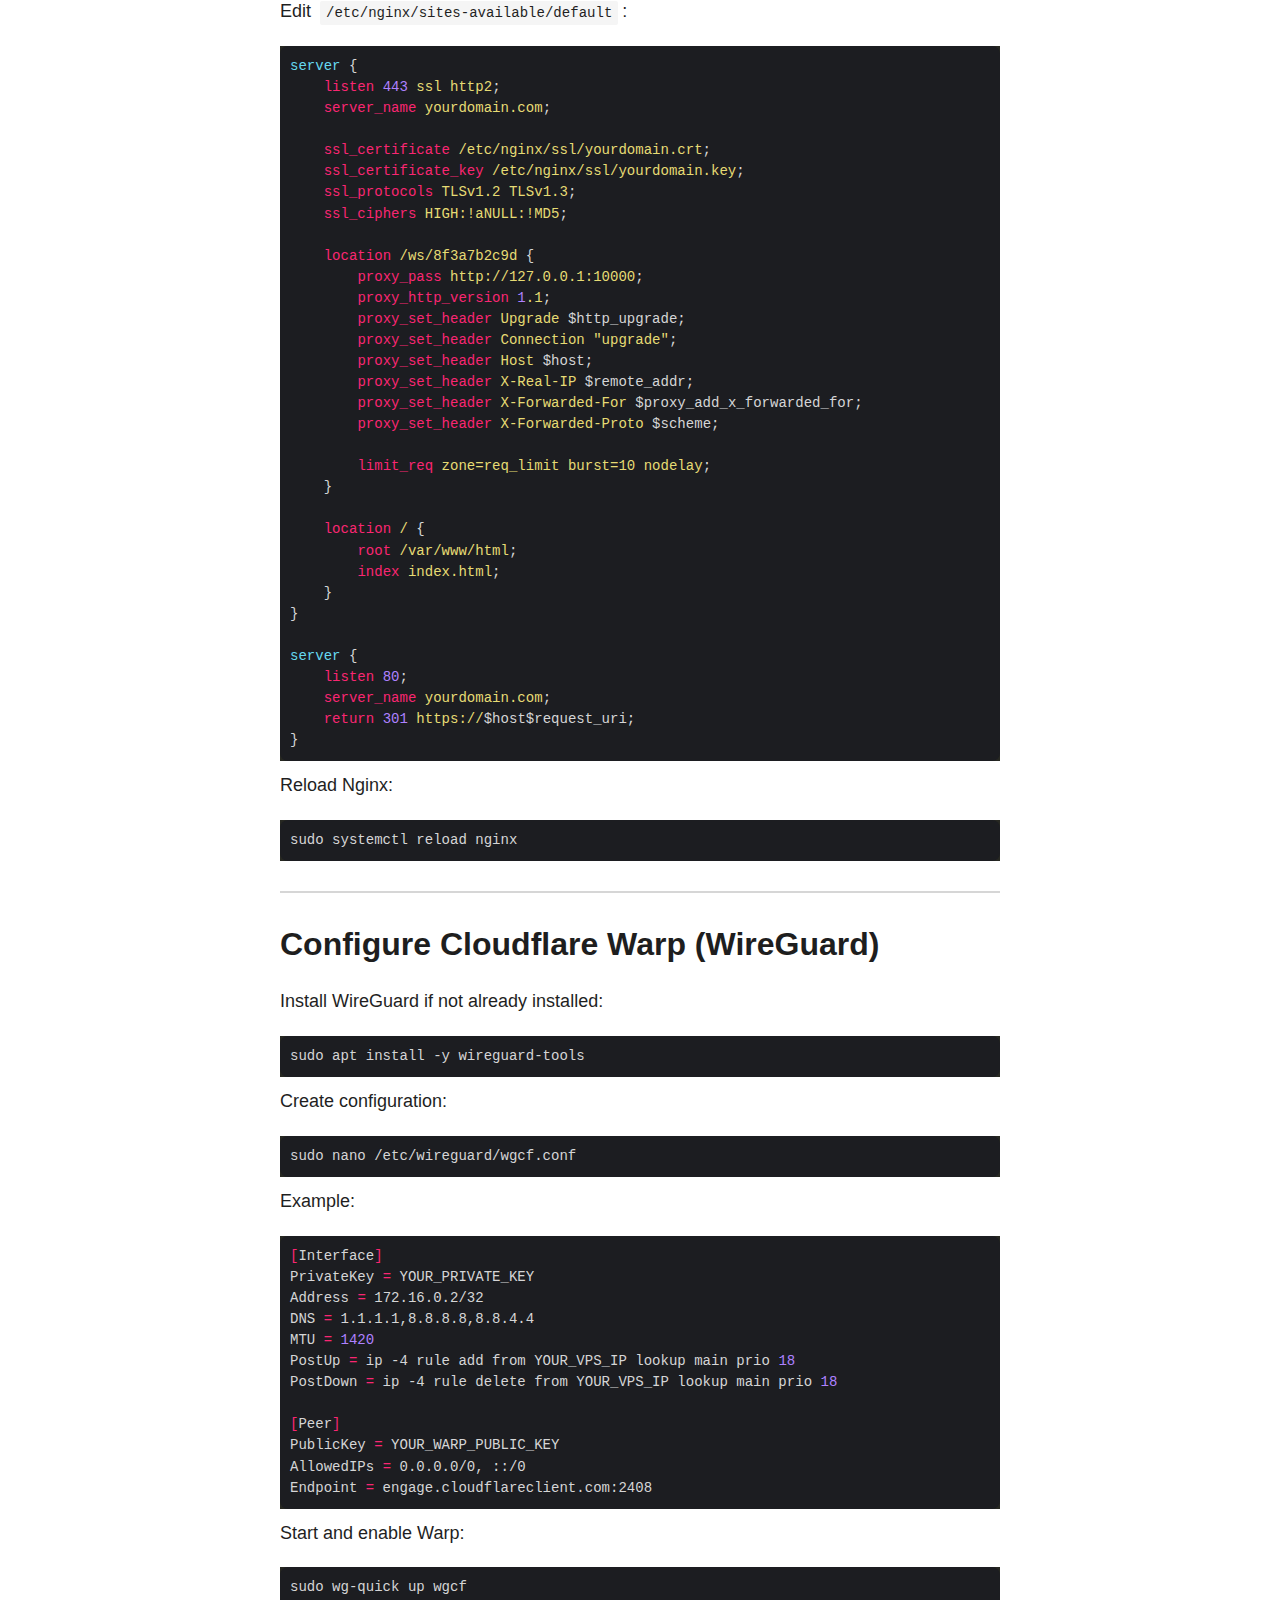
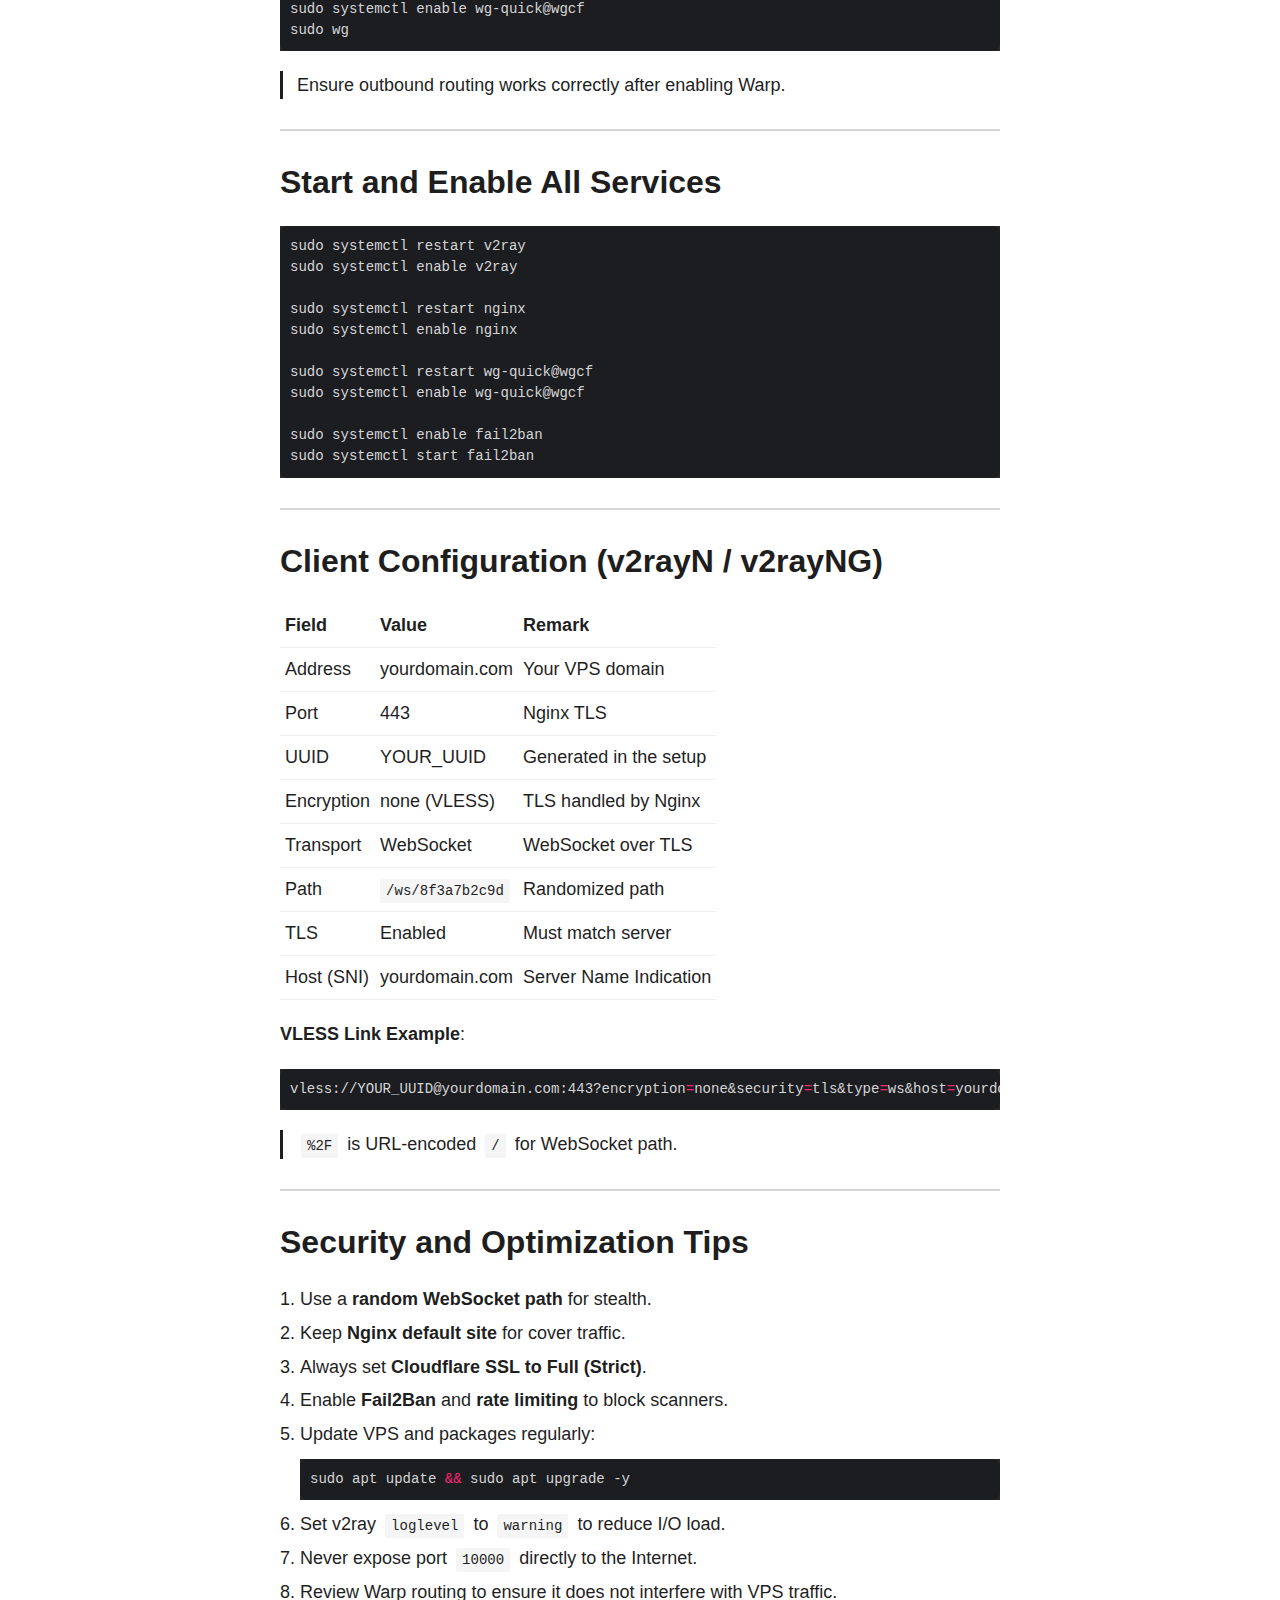
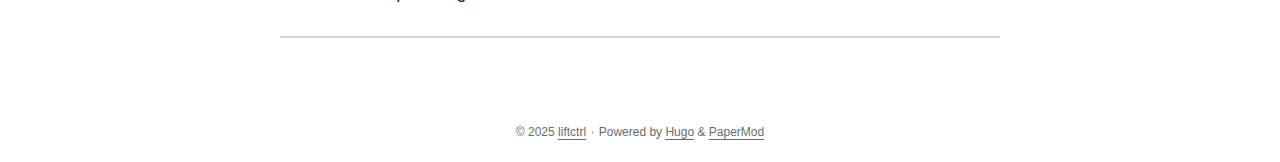
<file: posts/2025-01-how-to-secure-v2ray-warp-cloudflare/index.html>
<!doctype html><html lang=en dir=auto><head><meta charset=utf-8><meta http-equiv=X-UA-Compatible content="IE=edge"><meta name=viewport content="width=device-width,initial-scale=1,shrink-to-fit=no"><meta name=robots content="index, follow"><title>How to Set Up a Secure V2ray + Warp + Cloudflare Internet Access (Step-by-Step Guide) | liftctrl</title><meta name=keywords content><meta name=description content="This guide provides a step-by-step tutorial to deploy a V2ray + WebSocket + TLS + Cloudflare CDN + Warp setup. It&rsquo;s ideal for users in China seeking stable and secure global Internet access while preventing DNS pollution and hiding their VPS IP.
We’ll cover everything: VPS preparation, domain setup, Cloudflare configuration, TLS certificate, V2ray and Nginx setup, Warp integration, and client configuration."><meta name=author content><link rel=canonical href=https://liftctrl.github.io/posts/2025-01-how-to-secure-v2ray-warp-cloudflare/><link crossorigin=anonymous href=/assets/css/stylesheet.a090830a421002426baafbd314e38f149d77b4c48a12ee9312700d770b27fb26.css integrity="sha256-oJCDCkIQAkJrqvvTFOOPFJ13tMSKEu6TEnANdwsn+yY=" rel="preload stylesheet" as=style><link rel=icon href=https://liftctrl.github.io/favicon.ico><link rel=icon type=image/png sizes=16x16 href=https://liftctrl.github.io/favicon-16x16.png><link rel=icon type=image/png sizes=32x32 href=https://liftctrl.github.io/favicon-32x32.png><link rel=apple-touch-icon href=https://liftctrl.github.io/apple-touch-icon.png><link rel=mask-icon href=https://liftctrl.github.io/safari-pinned-tab.svg><meta name=theme-color content="#2e2e33"><meta name=msapplication-TileColor content="#2e2e33"><link rel=alternate hreflang=en href=https://liftctrl.github.io/posts/2025-01-how-to-secure-v2ray-warp-cloudflare/><noscript><style>#theme-toggle,.top-link{display:none}</style><style>@media(prefers-color-scheme:dark){:root{--theme:rgb(29, 30, 32);--entry:rgb(46, 46, 51);--primary:rgb(218, 218, 219);--secondary:rgb(155, 156, 157);--tertiary:rgb(65, 66, 68);--content:rgb(196, 196, 197);--code-block-bg:rgb(46, 46, 51);--code-bg:rgb(55, 56, 62);--border:rgb(51, 51, 51)}.list{background:var(--theme)}.list:not(.dark)::-webkit-scrollbar-track{background:0 0}.list:not(.dark)::-webkit-scrollbar-thumb{border-color:var(--theme)}}</style></noscript><meta property="og:url" content="https://liftctrl.github.io/posts/2025-01-how-to-secure-v2ray-warp-cloudflare/"><meta property="og:site_name" content="liftctrl"><meta property="og:title" content="How to Set Up a Secure V2ray + Warp + Cloudflare Internet Access (Step-by-Step Guide)"><meta property="og:description" content="This guide provides a step-by-step tutorial to deploy a V2ray + WebSocket + TLS + Cloudflare CDN + Warp setup. It’s ideal for users in China seeking stable and secure global Internet access while preventing DNS pollution and hiding their VPS IP.
We’ll cover everything: VPS preparation, domain setup, Cloudflare configuration, TLS certificate, V2ray and Nginx setup, Warp integration, and client configuration."><meta property="og:locale" content="en"><meta property="og:type" content="article"><meta property="article:section" content="posts"><meta property="article:published_time" content="2025-10-09T22:46:05+08:00"><meta property="article:modified_time" content="2025-10-09T22:46:05+08:00"><meta name=twitter:card content="summary"><meta name=twitter:title content="How to Set Up a Secure V2ray + Warp + Cloudflare Internet Access (Step-by-Step Guide)"><meta name=twitter:description content="This guide provides a step-by-step tutorial to deploy a V2ray + WebSocket + TLS + Cloudflare CDN + Warp setup. It&rsquo;s ideal for users in China seeking stable and secure global Internet access while preventing DNS pollution and hiding their VPS IP.
We’ll cover everything: VPS preparation, domain setup, Cloudflare configuration, TLS certificate, V2ray and Nginx setup, Warp integration, and client configuration."><script type=application/ld+json>{"@context":"https://schema.org","@type":"BreadcrumbList","itemListElement":[{"@type":"ListItem","position":1,"name":"Posts","item":"https://liftctrl.github.io/posts/"},{"@type":"ListItem","position":2,"name":"How to Set Up a Secure V2ray + Warp + Cloudflare Internet Access (Step-by-Step Guide)","item":"https://liftctrl.github.io/posts/2025-01-how-to-secure-v2ray-warp-cloudflare/"}]}</script><script type=application/ld+json>{"@context":"https://schema.org","@type":"BlogPosting","headline":"How to Set Up a Secure V2ray + Warp + Cloudflare Internet Access (Step-by-Step Guide)","name":"How to Set Up a Secure V2ray \u002b Warp \u002b Cloudflare Internet Access (Step-by-Step Guide)","description":"This guide provides a step-by-step tutorial to deploy a V2ray + WebSocket + TLS + Cloudflare CDN + Warp setup. It\u0026rsquo;s ideal for users in China seeking stable and secure global Internet access while preventing DNS pollution and hiding their VPS IP.\nWe’ll cover everything: VPS preparation, domain setup, Cloudflare configuration, TLS certificate, V2ray and Nginx setup, Warp integration, and client configuration.\n","keywords":[],"articleBody":"This guide provides a step-by-step tutorial to deploy a V2ray + WebSocket + TLS + Cloudflare CDN + Warp setup. It’s ideal for users in China seeking stable and secure global Internet access while preventing DNS pollution and hiding their VPS IP.\nWe’ll cover everything: VPS preparation, domain setup, Cloudflare configuration, TLS certificate, V2ray and Nginx setup, Warp integration, and client configuration.\nPreparations Before starting, make sure you have:\nSSH access to your VPS Installed client (v2rayN for Windows or v2rayNG for Android) Domain and Cloudflare credentials ready VPS Setup I’m using a RackNerd VPS in Los Angeles, but any offshore VPS works.\nRecommended environment:\nOS: Debian 11+ / Ubuntu 20.04+ CPU: 1 core or higher RAM: 1 GB minimum Ports: TCP 80 and 443 open Login to your VPS:\nssh root@your_vps_ip Domain Name (NameSilo) Purchase your domain from NameSilo Set Cloudflare nameservers in NameSilo’s DNS settings (provided by Cloudflare). In Cloudflare DNS: A Record Name: @ IPv4: Your VPS IP Proxy Status: Proxied (orange cloud) CNAME Record (optional) Name: www Target: yourdomain.com Proxy Status: Proxied Keep your VPS IP hidden behind Cloudflare proxy to avoid scanners and attacks.\nCloudflare Configuration SSL/TLS → Full (Strict) Enable Always Use HTTPS Enable HTTP/2 and HTTP/3 (Optional) Security → Enable Bot Fight Mode Create an API Token: Go to: Profile → API Tokens → Create Token Template: Edit zone DNS Scope: Your domain only Save your token for later use (in acme.sh step). Install Required Packages Update and install base packages:\nsudo apt update \u0026\u0026 sudo apt upgrade -y sudo apt install -y nginx curl socat uuid-runtime unzip fail2ban wireguard-tools Obtain TLS Certificate via acme.sh + Cloudflare Install acme.sh:\ncurl https://get.acme.sh | sh -s email=you@example.com source ~/.bashrc Set your Cloudflare API token:\nexport CF_Token=\"YOUR_CLOUDFLARE_API_TOKEN\" Issue a certificate using Cloudflare DNS:\nacme.sh --issue --dns dns_cf -d yourdomain.com --keylength ec-256 Install certificate and set up auto-renew:\nsudo mkdir -p /etc/nginx/ssl acme.sh --install-cert -d yourdomain.com \\ --key-file /etc/nginx/ssl/yourdomain.key \\ --fullchain-file /etc/nginx/ssl/yourdomain.crt \\ --reloadcmd \"sudo systemctl reload nginx\" Install and Enable V2ray Install the latest stable release:\nbash \u003c(curl -Ls https://github.com/v2fly/fhs-install-v2ray/raw/master/install-release.sh) Generate a UUID for your client:\nuuidgen Keep it safe — it will be used in both server and client configuration.\nConfigure V2ray (with Random WebSocket Path) Use a randomized path for stealth, e.g., /ws/8f3a7b2c9d.\nEdit V2ray config:\nsudo nano /usr/local/etc/v2ray/config.json Paste this configuration:\n{ \"log\": { \"loglevel\": \"warning\" }, \"dns\": { \"servers\": [\"1.1.1.1\",\"8.8.8.8\",\"8.8.4.4\"] }, \"inbounds\": [{ \"port\": 10000, \"listen\": \"127.0.0.1\", \"protocol\": \"vless\", \"settings\": { \"clients\": [{\"id\": \"YOUR_UUID\",\"flow\": \"\"}], \"decryption\": \"none\" }, \"streamSettings\": { \"network\": \"ws\", \"security\": \"none\", \"wsSettings\": { \"path\": \"/ws/8f3a7b2c9d\", \"headers\": { \"Host\": \"yourdomain.com\" } } } }], \"outbounds\": [ { \"tag\": \"warp-out\", \"protocol\": \"freedom\", \"settings\": {}, \"streamSettings\": { \"sockopt\": { \"interface\": \"wgcf\" } } }, { \"tag\": \"direct\", \"protocol\": \"freedom\", \"settings\": {} } ], \"routing\": { \"domainStrategy\": \"IPIfNonMatch\", \"rules\": [ { \"type\":\"field\",\"ip\":[\"geoip:cn\",\"geoip:private\"],\"outboundTag\":\"direct\" }, { \"type\":\"field\",\"domain\":[\"geosite:cn\"],\"outboundTag\":\"direct\" }, { \"type\":\"field\",\"network\":\"tcp,udp\",\"outboundTag\":\"warp-out\" } ] } } Save and exit.\nConfigure Nginx Reverse Proxy Rate Limiting Edit /etc/nginx/nginx.conf inside the http {} block:\nlimit_req_zone $binary_remote_addr zone=req_limit:10m rate=1r/s; burst allows short bursts beyond the rate limit. Adjust 1r/s to 5r/s if needed.\nSite Configuration Edit /etc/nginx/sites-available/default:\nserver { listen 443 ssl http2; server_name yourdomain.com; ssl_certificate /etc/nginx/ssl/yourdomain.crt; ssl_certificate_key /etc/nginx/ssl/yourdomain.key; ssl_protocols TLSv1.2 TLSv1.3; ssl_ciphers HIGH:!aNULL:!MD5; location /ws/8f3a7b2c9d { proxy_pass http://127.0.0.1:10000; proxy_http_version 1.1; proxy_set_header Upgrade $http_upgrade; proxy_set_header Connection \"upgrade\"; proxy_set_header Host $host; proxy_set_header X-Real-IP $remote_addr; proxy_set_header X-Forwarded-For $proxy_add_x_forwarded_for; proxy_set_header X-Forwarded-Proto $scheme; limit_req zone=req_limit burst=10 nodelay; } location / { root /var/www/html; index index.html; } } server { listen 80; server_name yourdomain.com; return 301 https://$host$request_uri; } Reload Nginx:\nsudo systemctl reload nginx Configure Cloudflare Warp (WireGuard) Install WireGuard if not already installed:\nsudo apt install -y wireguard-tools Create configuration:\nsudo nano /etc/wireguard/wgcf.conf Example:\n[Interface] PrivateKey = YOUR_PRIVATE_KEY Address = 172.16.0.2/32 DNS = 1.1.1.1,8.8.8.8,8.8.4.4 MTU = 1420 PostUp = ip -4 rule add from YOUR_VPS_IP lookup main prio 18 PostDown = ip -4 rule delete from YOUR_VPS_IP lookup main prio 18 [Peer] PublicKey = YOUR_WARP_PUBLIC_KEY AllowedIPs = 0.0.0.0/0, ::/0 Endpoint = engage.cloudflareclient.com:2408 Start and enable Warp:\nsudo wg-quick up wgcf sudo systemctl enable wg-quick@wgcf sudo wg Ensure outbound routing works correctly after enabling Warp.\nStart and Enable All Services sudo systemctl restart v2ray sudo systemctl enable v2ray sudo systemctl restart nginx sudo systemctl enable nginx sudo systemctl restart wg-quick@wgcf sudo systemctl enable wg-quick@wgcf sudo systemctl enable fail2ban sudo systemctl start fail2ban Client Configuration (v2rayN / v2rayNG) Field Value Remark Address yourdomain.com Your VPS domain Port 443 Nginx TLS UUID YOUR_UUID Generated in the setup Encryption none (VLESS) TLS handled by Nginx Transport WebSocket WebSocket over TLS Path /ws/8f3a7b2c9d Randomized path TLS Enabled Must match server Host (SNI) yourdomain.com Server Name Indication VLESS Link Example:\nvless://YOUR_UUID@yourdomain.com:443?encryption=none\u0026security=tls\u0026type=ws\u0026host=yourdomain.com\u0026path=%2Fws%2F8f3a7b2c9d#VLESS-CDN %2F is URL-encoded / for WebSocket path.\nSecurity and Optimization Tips Use a random WebSocket path for stealth.\nKeep Nginx default site for cover traffic.\nAlways set Cloudflare SSL to Full (Strict).\nEnable Fail2Ban and rate limiting to block scanners.\nUpdate VPS and packages regularly:\nsudo apt update \u0026\u0026 sudo apt upgrade -y Set v2ray loglevel to warning to reduce I/O load.\nNever expose port 10000 directly to the Internet.\nReview Warp routing to ensure it does not interfere with VPS traffic.\n","wordCount":"853","inLanguage":"en","datePublished":"2025-10-09T22:46:05+08:00","dateModified":"2025-10-09T22:46:05+08:00","mainEntityOfPage":{"@type":"WebPage","@id":"https://liftctrl.github.io/posts/2025-01-how-to-secure-v2ray-warp-cloudflare/"},"publisher":{"@type":"Organization","name":"liftctrl","logo":{"@type":"ImageObject","url":"https://liftctrl.github.io/favicon.ico"}}}</script></head><body id=top><script>localStorage.getItem("pref-theme")==="dark"?document.body.classList.add("dark"):localStorage.getItem("pref-theme")==="light"?document.body.classList.remove("dark"):window.matchMedia("(prefers-color-scheme: dark)").matches&&document.body.classList.add("dark")</script><header class=header><nav class=nav><div class=logo><a href=https://liftctrl.github.io/ accesskey=h title="liftctrl (Alt + H)">liftctrl</a><div class=logo-switches><button id=theme-toggle accesskey=t title="(Alt + T)" aria-label="Toggle theme">
<svg id="moon" width="24" height="18" viewBox="0 0 24 24" fill="none" stroke="currentColor" stroke-width="2" stroke-linecap="round" stroke-linejoin="round"><path d="M21 12.79A9 9 0 1111.21 3 7 7 0 0021 12.79z"/></svg>
<svg id="sun" width="24" height="18" viewBox="0 0 24 24" fill="none" stroke="currentColor" stroke-width="2" stroke-linecap="round" stroke-linejoin="round"><circle cx="12" cy="12" r="5"/><line x1="12" y1="1" x2="12" y2="3"/><line x1="12" y1="21" x2="12" y2="23"/><line x1="4.22" y1="4.22" x2="5.64" y2="5.64"/><line x1="18.36" y1="18.36" x2="19.78" y2="19.78"/><line x1="1" y1="12" x2="3" y2="12"/><line x1="21" y1="12" x2="23" y2="12"/><line x1="4.22" y1="19.78" x2="5.64" y2="18.36"/><line x1="18.36" y1="5.64" x2="19.78" y2="4.22"/></svg></button></div></div><ul id=menu><li><a href=https://liftctrl.github.io/posts/ title=Posts><span>Posts</span></a></li></ul></nav></header><main class=main><article class=post-single><header class=post-header><h1 class="post-title entry-hint-parent">How to Set Up a Secure V2ray + Warp + Cloudflare Internet Access (Step-by-Step Guide)</h1><div class=post-meta><span title='2025-10-09 22:46:05 +0800 +0800'>October 9, 2025</span></div></header><div class=post-content><p>This guide provides a <strong>step-by-step tutorial</strong> to deploy a <strong>V2ray + WebSocket + TLS + Cloudflare CDN + Warp</strong> setup. It&rsquo;s ideal for users in China seeking stable and secure global Internet access while preventing DNS pollution and hiding their VPS IP.</p><p>We’ll cover everything: VPS preparation, domain setup, Cloudflare configuration, TLS certificate, V2ray and Nginx setup, Warp integration, and client configuration.</p><hr><h2 id=preparations>Preparations<a hidden class=anchor aria-hidden=true href=#preparations>#</a></h2><p>Before starting, make sure you have:</p><ul><li>SSH access to your VPS</li><li>Installed client (v2rayN for Windows or v2rayNG for Android)</li><li>Domain and Cloudflare credentials ready</li></ul><h3 id=vps-setup>VPS Setup<a hidden class=anchor aria-hidden=true href=#vps-setup>#</a></h3><p>I’m using a <strong>RackNerd VPS</strong> in <strong>Los Angeles</strong>, but any offshore VPS works.</p><p><strong>Recommended environment:</strong></p><ul><li>OS: Debian 11+ / Ubuntu 20.04+</li><li>CPU: 1 core or higher</li><li>RAM: 1 GB minimum</li><li>Ports: TCP 80 and 443 open</li></ul><p>Login to your VPS:</p><div class=highlight><pre tabindex=0 style=color:#f8f8f2;background-color:#272822;-moz-tab-size:4;-o-tab-size:4;tab-size:4><code class=language-bash data-lang=bash><span style=display:flex><span>ssh root@your_vps_ip
</span></span></code></pre></div><h3 id=domain-name-namesilo>Domain Name (NameSilo)<a hidden class=anchor aria-hidden=true href=#domain-name-namesilo>#</a></h3><ol><li>Purchase your domain from <a href=https://www.namesilo.com/>NameSilo</a></li><li>Set Cloudflare nameservers in NameSilo’s DNS settings (provided by Cloudflare).</li><li>In Cloudflare DNS:<ul><li><strong>A Record</strong><ul><li>Name: <code>@</code></li><li>IPv4: Your VPS IP</li><li>Proxy Status: <strong>Proxied (orange cloud)</strong></li></ul></li><li><strong>CNAME Record</strong> (optional)<ul><li>Name: <code>www</code></li><li>Target: <code>yourdomain.com</code></li><li>Proxy Status: <strong>Proxied</strong></li></ul></li></ul></li></ol><blockquote><p>Keep your VPS IP hidden behind Cloudflare proxy to avoid scanners and attacks.</p></blockquote><h3 id=cloudflare-configuration>Cloudflare Configuration<a hidden class=anchor aria-hidden=true href=#cloudflare-configuration>#</a></h3><ol><li><strong>SSL/TLS</strong> → <strong>Full (Strict)</strong></li><li>Enable <strong>Always Use HTTPS</strong></li><li>Enable <strong>HTTP/2</strong> and <strong>HTTP/3</strong></li><li>(Optional) Security → Enable <strong>Bot Fight Mode</strong></li><li>Create an API <strong>Token</strong>:<ul><li>Go to: <strong>Profile</strong> → <strong>API Tokens</strong> → <strong>Create Token</strong></li><li>Template: <strong>Edit zone DNS</strong></li><li>Scope: Your domain only</li><li>Save your token for later use (in <code>acme.sh</code> step).</li></ul></li></ol><hr><h2 id=install-required-packages>Install Required Packages<a hidden class=anchor aria-hidden=true href=#install-required-packages>#</a></h2><p>Update and install base packages:</p><div class=highlight><pre tabindex=0 style=color:#f8f8f2;background-color:#272822;-moz-tab-size:4;-o-tab-size:4;tab-size:4><code class=language-bash data-lang=bash><span style=display:flex><span>sudo apt update <span style=color:#f92672>&amp;&amp;</span> sudo apt upgrade -y
</span></span><span style=display:flex><span>
</span></span><span style=display:flex><span>sudo apt install -y nginx curl socat uuid-runtime unzip fail2ban wireguard-tools
</span></span></code></pre></div><hr><h2 id=obtain-tls-certificate-via-acmesh--cloudflare>Obtain TLS Certificate via acme.sh + Cloudflare<a hidden class=anchor aria-hidden=true href=#obtain-tls-certificate-via-acmesh--cloudflare>#</a></h2><p>Install acme.sh:</p><div class=highlight><pre tabindex=0 style=color:#f8f8f2;background-color:#272822;-moz-tab-size:4;-o-tab-size:4;tab-size:4><code class=language-bash data-lang=bash><span style=display:flex><span>curl https://get.acme.sh | sh -s email<span style=color:#f92672>=</span>you@example.com
</span></span><span style=display:flex><span>source ~/.bashrc
</span></span></code></pre></div><p>Set your Cloudflare API token:</p><div class=highlight><pre tabindex=0 style=color:#f8f8f2;background-color:#272822;-moz-tab-size:4;-o-tab-size:4;tab-size:4><code class=language-bash data-lang=bash><span style=display:flex><span>export CF_Token<span style=color:#f92672>=</span><span style=color:#e6db74>&#34;YOUR_CLOUDFLARE_API_TOKEN&#34;</span>
</span></span></code></pre></div><p>Issue a certificate using Cloudflare DNS:</p><div class=highlight><pre tabindex=0 style=color:#f8f8f2;background-color:#272822;-moz-tab-size:4;-o-tab-size:4;tab-size:4><code class=language-bash data-lang=bash><span style=display:flex><span>acme.sh --issue --dns dns_cf -d yourdomain.com --keylength ec-256
</span></span></code></pre></div><p>Install certificate and set up auto-renew:</p><div class=highlight><pre tabindex=0 style=color:#f8f8f2;background-color:#272822;-moz-tab-size:4;-o-tab-size:4;tab-size:4><code class=language-bash data-lang=bash><span style=display:flex><span>sudo mkdir -p /etc/nginx/ssl
</span></span><span style=display:flex><span>acme.sh --install-cert -d yourdomain.com <span style=color:#ae81ff>\
</span></span></span><span style=display:flex><span><span style=color:#ae81ff></span>  --key-file /etc/nginx/ssl/yourdomain.key <span style=color:#ae81ff>\
</span></span></span><span style=display:flex><span><span style=color:#ae81ff></span>  --fullchain-file /etc/nginx/ssl/yourdomain.crt <span style=color:#ae81ff>\
</span></span></span><span style=display:flex><span><span style=color:#ae81ff></span>  --reloadcmd <span style=color:#e6db74>&#34;sudo systemctl reload nginx&#34;</span>
</span></span></code></pre></div><hr><h2 id=install-and-enable-v2ray>Install and Enable V2ray<a hidden class=anchor aria-hidden=true href=#install-and-enable-v2ray>#</a></h2><p>Install the latest stable release:</p><div class=highlight><pre tabindex=0 style=color:#f8f8f2;background-color:#272822;-moz-tab-size:4;-o-tab-size:4;tab-size:4><code class=language-bash data-lang=bash><span style=display:flex><span>bash &lt;<span style=color:#f92672>(</span>curl -Ls https://github.com/v2fly/fhs-install-v2ray/raw/master/install-release.sh<span style=color:#f92672>)</span>
</span></span></code></pre></div><p>Generate a UUID for your client:</p><div class=highlight><pre tabindex=0 style=color:#f8f8f2;background-color:#272822;-moz-tab-size:4;-o-tab-size:4;tab-size:4><code class=language-bash data-lang=bash><span style=display:flex><span>uuidgen
</span></span></code></pre></div><blockquote><p>Keep it safe — it will be used in both server and client configuration.</p></blockquote><hr><h2 id=configure-v2ray-with-random-websocket-path>Configure V2ray (with Random WebSocket Path)<a hidden class=anchor aria-hidden=true href=#configure-v2ray-with-random-websocket-path>#</a></h2><p>Use a randomized path for stealth, e.g., <code>/ws/8f3a7b2c9d</code>.</p><p>Edit V2ray config:</p><div class=highlight><pre tabindex=0 style=color:#f8f8f2;background-color:#272822;-moz-tab-size:4;-o-tab-size:4;tab-size:4><code class=language-bash data-lang=bash><span style=display:flex><span>sudo nano /usr/local/etc/v2ray/config.json
</span></span></code></pre></div><p>Paste this configuration:</p><div class=highlight><pre tabindex=0 style=color:#f8f8f2;background-color:#272822;-moz-tab-size:4;-o-tab-size:4;tab-size:4><code class=language-bash data-lang=bash><span style=display:flex><span><span style=color:#f92672>{</span>
</span></span><span style=display:flex><span>  <span style=color:#e6db74>&#34;log&#34;</span>: <span style=color:#f92672>{</span> <span style=color:#e6db74>&#34;loglevel&#34;</span>: <span style=color:#e6db74>&#34;warning&#34;</span> <span style=color:#f92672>}</span>,
</span></span><span style=display:flex><span>  <span style=color:#e6db74>&#34;dns&#34;</span>: <span style=color:#f92672>{</span> <span style=color:#e6db74>&#34;servers&#34;</span>: <span style=color:#f92672>[</span><span style=color:#e6db74>&#34;1.1.1.1&#34;</span>,<span style=color:#e6db74>&#34;8.8.8.8&#34;</span>,<span style=color:#e6db74>&#34;8.8.4.4&#34;</span><span style=color:#f92672>]</span> <span style=color:#f92672>}</span>,
</span></span><span style=display:flex><span>  <span style=color:#e6db74>&#34;inbounds&#34;</span>: <span style=color:#f92672>[{</span>
</span></span><span style=display:flex><span>    <span style=color:#e6db74>&#34;port&#34;</span>: 10000,
</span></span><span style=display:flex><span>    <span style=color:#e6db74>&#34;listen&#34;</span>: <span style=color:#e6db74>&#34;127.0.0.1&#34;</span>,
</span></span><span style=display:flex><span>    <span style=color:#e6db74>&#34;protocol&#34;</span>: <span style=color:#e6db74>&#34;vless&#34;</span>,
</span></span><span style=display:flex><span>    <span style=color:#e6db74>&#34;settings&#34;</span>: <span style=color:#f92672>{</span>
</span></span><span style=display:flex><span>      <span style=color:#e6db74>&#34;clients&#34;</span>: <span style=color:#f92672>[{</span><span style=color:#e6db74>&#34;id&#34;</span>: <span style=color:#e6db74>&#34;YOUR_UUID&#34;</span>,<span style=color:#e6db74>&#34;flow&#34;</span>: <span style=color:#e6db74>&#34;&#34;</span><span style=color:#f92672>}]</span>,
</span></span><span style=display:flex><span>      <span style=color:#e6db74>&#34;decryption&#34;</span>: <span style=color:#e6db74>&#34;none&#34;</span>
</span></span><span style=display:flex><span>    <span style=color:#f92672>}</span>,
</span></span><span style=display:flex><span>    <span style=color:#e6db74>&#34;streamSettings&#34;</span>: <span style=color:#f92672>{</span>
</span></span><span style=display:flex><span>      <span style=color:#e6db74>&#34;network&#34;</span>: <span style=color:#e6db74>&#34;ws&#34;</span>,
</span></span><span style=display:flex><span>      <span style=color:#e6db74>&#34;security&#34;</span>: <span style=color:#e6db74>&#34;none&#34;</span>,
</span></span><span style=display:flex><span>      <span style=color:#e6db74>&#34;wsSettings&#34;</span>: <span style=color:#f92672>{</span>
</span></span><span style=display:flex><span>        <span style=color:#e6db74>&#34;path&#34;</span>: <span style=color:#e6db74>&#34;/ws/8f3a7b2c9d&#34;</span>,
</span></span><span style=display:flex><span>        <span style=color:#e6db74>&#34;headers&#34;</span>: <span style=color:#f92672>{</span> <span style=color:#e6db74>&#34;Host&#34;</span>: <span style=color:#e6db74>&#34;yourdomain.com&#34;</span> <span style=color:#f92672>}</span>
</span></span><span style=display:flex><span>      <span style=color:#f92672>}</span>
</span></span><span style=display:flex><span>    <span style=color:#f92672>}</span>
</span></span><span style=display:flex><span>  <span style=color:#f92672>}]</span>,
</span></span><span style=display:flex><span>  <span style=color:#e6db74>&#34;outbounds&#34;</span>: <span style=color:#f92672>[</span>
</span></span><span style=display:flex><span>    <span style=color:#f92672>{</span> <span style=color:#e6db74>&#34;tag&#34;</span>: <span style=color:#e6db74>&#34;warp-out&#34;</span>, <span style=color:#e6db74>&#34;protocol&#34;</span>: <span style=color:#e6db74>&#34;freedom&#34;</span>, <span style=color:#e6db74>&#34;settings&#34;</span>: <span style=color:#f92672>{}</span>, <span style=color:#e6db74>&#34;streamSettings&#34;</span>: <span style=color:#f92672>{</span> <span style=color:#e6db74>&#34;sockopt&#34;</span>: <span style=color:#f92672>{</span> <span style=color:#e6db74>&#34;interface&#34;</span>: <span style=color:#e6db74>&#34;wgcf&#34;</span> <span style=color:#f92672>}</span> <span style=color:#f92672>}</span> <span style=color:#f92672>}</span>,
</span></span><span style=display:flex><span>    <span style=color:#f92672>{</span> <span style=color:#e6db74>&#34;tag&#34;</span>: <span style=color:#e6db74>&#34;direct&#34;</span>, <span style=color:#e6db74>&#34;protocol&#34;</span>: <span style=color:#e6db74>&#34;freedom&#34;</span>, <span style=color:#e6db74>&#34;settings&#34;</span>: <span style=color:#f92672>{}</span> <span style=color:#f92672>}</span>
</span></span><span style=display:flex><span>  <span style=color:#f92672>]</span>,
</span></span><span style=display:flex><span>  <span style=color:#e6db74>&#34;routing&#34;</span>: <span style=color:#f92672>{</span>
</span></span><span style=display:flex><span>    <span style=color:#e6db74>&#34;domainStrategy&#34;</span>: <span style=color:#e6db74>&#34;IPIfNonMatch&#34;</span>,
</span></span><span style=display:flex><span>    <span style=color:#e6db74>&#34;rules&#34;</span>: <span style=color:#f92672>[</span>
</span></span><span style=display:flex><span>      <span style=color:#f92672>{</span> <span style=color:#e6db74>&#34;type&#34;</span>:<span style=color:#e6db74>&#34;field&#34;</span>,<span style=color:#e6db74>&#34;ip&#34;</span>:<span style=color:#f92672>[</span><span style=color:#e6db74>&#34;geoip:cn&#34;</span>,<span style=color:#e6db74>&#34;geoip:private&#34;</span><span style=color:#f92672>]</span>,<span style=color:#e6db74>&#34;outboundTag&#34;</span>:<span style=color:#e6db74>&#34;direct&#34;</span> <span style=color:#f92672>}</span>,
</span></span><span style=display:flex><span>      <span style=color:#f92672>{</span> <span style=color:#e6db74>&#34;type&#34;</span>:<span style=color:#e6db74>&#34;field&#34;</span>,<span style=color:#e6db74>&#34;domain&#34;</span>:<span style=color:#f92672>[</span><span style=color:#e6db74>&#34;geosite:cn&#34;</span><span style=color:#f92672>]</span>,<span style=color:#e6db74>&#34;outboundTag&#34;</span>:<span style=color:#e6db74>&#34;direct&#34;</span> <span style=color:#f92672>}</span>,
</span></span><span style=display:flex><span>      <span style=color:#f92672>{</span> <span style=color:#e6db74>&#34;type&#34;</span>:<span style=color:#e6db74>&#34;field&#34;</span>,<span style=color:#e6db74>&#34;network&#34;</span>:<span style=color:#e6db74>&#34;tcp,udp&#34;</span>,<span style=color:#e6db74>&#34;outboundTag&#34;</span>:<span style=color:#e6db74>&#34;warp-out&#34;</span> <span style=color:#f92672>}</span>
</span></span><span style=display:flex><span>    <span style=color:#f92672>]</span>
</span></span><span style=display:flex><span>  <span style=color:#f92672>}</span>
</span></span><span style=display:flex><span><span style=color:#f92672>}</span>
</span></span></code></pre></div><p>Save and exit.</p><hr><h2 id=configure-nginx-reverse-proxy>Configure Nginx Reverse Proxy<a hidden class=anchor aria-hidden=true href=#configure-nginx-reverse-proxy>#</a></h2><h3 id=rate-limiting>Rate Limiting<a hidden class=anchor aria-hidden=true href=#rate-limiting>#</a></h3><p>Edit <code>/etc/nginx/nginx.conf</code> <strong>inside the <code>http {}</code> block</strong>:</p><div class=highlight><pre tabindex=0 style=color:#f8f8f2;background-color:#272822;-moz-tab-size:4;-o-tab-size:4;tab-size:4><code class=language-nginx data-lang=nginx><span style=display:flex><span><span style=color:#66d9ef>limit_req_zone</span> $binary_remote_addr <span style=color:#e6db74>zone=req_limit:10m</span> <span style=color:#e6db74>rate=1r/s</span>;
</span></span></code></pre></div><blockquote><p><code>burst</code> allows short bursts beyond the rate limit. Adjust <code>1r/s</code> to <code>5r/s</code> if needed.</p></blockquote><h3 id=site-configuration>Site Configuration<a hidden class=anchor aria-hidden=true href=#site-configuration>#</a></h3><p>Edit <code>/etc/nginx/sites-available/default</code>:</p><div class=highlight><pre tabindex=0 style=color:#f8f8f2;background-color:#272822;-moz-tab-size:4;-o-tab-size:4;tab-size:4><code class=language-nginx data-lang=nginx><span style=display:flex><span><span style=color:#66d9ef>server</span> {
</span></span><span style=display:flex><span>    <span style=color:#f92672>listen</span> <span style=color:#ae81ff>443</span> <span style=color:#e6db74>ssl</span> <span style=color:#e6db74>http2</span>;
</span></span><span style=display:flex><span>    <span style=color:#f92672>server_name</span> <span style=color:#e6db74>yourdomain.com</span>;
</span></span><span style=display:flex><span>
</span></span><span style=display:flex><span>    <span style=color:#f92672>ssl_certificate</span> <span style=color:#e6db74>/etc/nginx/ssl/yourdomain.crt</span>;
</span></span><span style=display:flex><span>    <span style=color:#f92672>ssl_certificate_key</span> <span style=color:#e6db74>/etc/nginx/ssl/yourdomain.key</span>;
</span></span><span style=display:flex><span>    <span style=color:#f92672>ssl_protocols</span> <span style=color:#e6db74>TLSv1.2</span> <span style=color:#e6db74>TLSv1.3</span>;
</span></span><span style=display:flex><span>    <span style=color:#f92672>ssl_ciphers</span> <span style=color:#e6db74>HIGH:!aNULL:!MD5</span>;
</span></span><span style=display:flex><span>
</span></span><span style=display:flex><span>    <span style=color:#f92672>location</span> <span style=color:#e6db74>/ws/8f3a7b2c9d</span> {
</span></span><span style=display:flex><span>        <span style=color:#f92672>proxy_pass</span> <span style=color:#e6db74>http://127.0.0.1:10000</span>;
</span></span><span style=display:flex><span>        <span style=color:#f92672>proxy_http_version</span> <span style=color:#ae81ff>1</span><span style=color:#e6db74>.1</span>;
</span></span><span style=display:flex><span>        <span style=color:#f92672>proxy_set_header</span> <span style=color:#e6db74>Upgrade</span> $http_upgrade;
</span></span><span style=display:flex><span>        <span style=color:#f92672>proxy_set_header</span> <span style=color:#e6db74>Connection</span> <span style=color:#e6db74>&#34;upgrade&#34;</span>;
</span></span><span style=display:flex><span>        <span style=color:#f92672>proxy_set_header</span> <span style=color:#e6db74>Host</span> $host;
</span></span><span style=display:flex><span>        <span style=color:#f92672>proxy_set_header</span> <span style=color:#e6db74>X-Real-IP</span> $remote_addr;
</span></span><span style=display:flex><span>        <span style=color:#f92672>proxy_set_header</span> <span style=color:#e6db74>X-Forwarded-For</span> $proxy_add_x_forwarded_for;
</span></span><span style=display:flex><span>        <span style=color:#f92672>proxy_set_header</span> <span style=color:#e6db74>X-Forwarded-Proto</span> $scheme;
</span></span><span style=display:flex><span>
</span></span><span style=display:flex><span>        <span style=color:#f92672>limit_req</span> <span style=color:#e6db74>zone=req_limit</span> <span style=color:#e6db74>burst=10</span> <span style=color:#e6db74>nodelay</span>;
</span></span><span style=display:flex><span>    }
</span></span><span style=display:flex><span>
</span></span><span style=display:flex><span>    <span style=color:#f92672>location</span> <span style=color:#e6db74>/</span> {
</span></span><span style=display:flex><span>        <span style=color:#f92672>root</span> <span style=color:#e6db74>/var/www/html</span>;
</span></span><span style=display:flex><span>        <span style=color:#f92672>index</span> <span style=color:#e6db74>index.html</span>;
</span></span><span style=display:flex><span>    }
</span></span><span style=display:flex><span>}
</span></span><span style=display:flex><span>
</span></span><span style=display:flex><span><span style=color:#66d9ef>server</span> {
</span></span><span style=display:flex><span>    <span style=color:#f92672>listen</span> <span style=color:#ae81ff>80</span>;
</span></span><span style=display:flex><span>    <span style=color:#f92672>server_name</span> <span style=color:#e6db74>yourdomain.com</span>;
</span></span><span style=display:flex><span>    <span style=color:#f92672>return</span> <span style=color:#ae81ff>301</span> <span style=color:#e6db74>https://</span>$host$request_uri;
</span></span><span style=display:flex><span>}
</span></span></code></pre></div><p>Reload Nginx:</p><div class=highlight><pre tabindex=0 style=color:#f8f8f2;background-color:#272822;-moz-tab-size:4;-o-tab-size:4;tab-size:4><code class=language-bash data-lang=bash><span style=display:flex><span>sudo systemctl reload nginx
</span></span></code></pre></div><hr><h2 id=configure-cloudflare-warp-wireguard>Configure Cloudflare Warp (WireGuard)<a hidden class=anchor aria-hidden=true href=#configure-cloudflare-warp-wireguard>#</a></h2><p>Install WireGuard if not already installed:</p><div class=highlight><pre tabindex=0 style=color:#f8f8f2;background-color:#272822;-moz-tab-size:4;-o-tab-size:4;tab-size:4><code class=language-bash data-lang=bash><span style=display:flex><span>sudo apt install -y wireguard-tools
</span></span></code></pre></div><p>Create configuration:</p><div class=highlight><pre tabindex=0 style=color:#f8f8f2;background-color:#272822;-moz-tab-size:4;-o-tab-size:4;tab-size:4><code class=language-bash data-lang=bash><span style=display:flex><span>sudo nano /etc/wireguard/wgcf.conf
</span></span></code></pre></div><p>Example:</p><div class=highlight><pre tabindex=0 style=color:#f8f8f2;background-color:#272822;-moz-tab-size:4;-o-tab-size:4;tab-size:4><code class=language-bash data-lang=bash><span style=display:flex><span><span style=color:#f92672>[</span>Interface<span style=color:#f92672>]</span>
</span></span><span style=display:flex><span>PrivateKey <span style=color:#f92672>=</span> YOUR_PRIVATE_KEY
</span></span><span style=display:flex><span>Address <span style=color:#f92672>=</span> 172.16.0.2/32
</span></span><span style=display:flex><span>DNS <span style=color:#f92672>=</span> 1.1.1.1,8.8.8.8,8.8.4.4
</span></span><span style=display:flex><span>MTU <span style=color:#f92672>=</span> <span style=color:#ae81ff>1420</span>
</span></span><span style=display:flex><span>PostUp <span style=color:#f92672>=</span> ip -4 rule add from YOUR_VPS_IP lookup main prio <span style=color:#ae81ff>18</span>
</span></span><span style=display:flex><span>PostDown <span style=color:#f92672>=</span> ip -4 rule delete from YOUR_VPS_IP lookup main prio <span style=color:#ae81ff>18</span>
</span></span><span style=display:flex><span>
</span></span><span style=display:flex><span><span style=color:#f92672>[</span>Peer<span style=color:#f92672>]</span>
</span></span><span style=display:flex><span>PublicKey <span style=color:#f92672>=</span> YOUR_WARP_PUBLIC_KEY
</span></span><span style=display:flex><span>AllowedIPs <span style=color:#f92672>=</span> 0.0.0.0/0, ::/0
</span></span><span style=display:flex><span>Endpoint <span style=color:#f92672>=</span> engage.cloudflareclient.com:2408
</span></span></code></pre></div><p>Start and enable Warp:</p><div class=highlight><pre tabindex=0 style=color:#f8f8f2;background-color:#272822;-moz-tab-size:4;-o-tab-size:4;tab-size:4><code class=language-bash data-lang=bash><span style=display:flex><span>sudo wg-quick up wgcf
</span></span><span style=display:flex><span>sudo systemctl enable wg-quick@wgcf
</span></span><span style=display:flex><span>sudo wg
</span></span></code></pre></div><blockquote><p>Ensure outbound routing works correctly after enabling Warp.</p></blockquote><hr><h2 id=start-and-enable-all-services>Start and Enable All Services<a hidden class=anchor aria-hidden=true href=#start-and-enable-all-services>#</a></h2><div class=highlight><pre tabindex=0 style=color:#f8f8f2;background-color:#272822;-moz-tab-size:4;-o-tab-size:4;tab-size:4><code class=language-bash data-lang=bash><span style=display:flex><span>sudo systemctl restart v2ray
</span></span><span style=display:flex><span>sudo systemctl enable v2ray
</span></span><span style=display:flex><span>
</span></span><span style=display:flex><span>sudo systemctl restart nginx
</span></span><span style=display:flex><span>sudo systemctl enable nginx
</span></span><span style=display:flex><span>
</span></span><span style=display:flex><span>sudo systemctl restart wg-quick@wgcf
</span></span><span style=display:flex><span>sudo systemctl enable wg-quick@wgcf
</span></span><span style=display:flex><span>
</span></span><span style=display:flex><span>sudo systemctl enable fail2ban
</span></span><span style=display:flex><span>sudo systemctl start fail2ban
</span></span></code></pre></div><hr><h2 id=client-configuration-v2rayn--v2rayng>Client Configuration (v2rayN / v2rayNG)<a hidden class=anchor aria-hidden=true href=#client-configuration-v2rayn--v2rayng>#</a></h2><table><thead><tr><th>Field</th><th>Value</th><th>Remark</th></tr></thead><tbody><tr><td>Address</td><td>yourdomain.com</td><td>Your VPS domain</td></tr><tr><td>Port</td><td>443</td><td>Nginx TLS</td></tr><tr><td>UUID</td><td>YOUR_UUID</td><td>Generated in the setup</td></tr><tr><td>Encryption</td><td>none (VLESS)</td><td>TLS handled by Nginx</td></tr><tr><td>Transport</td><td>WebSocket</td><td>WebSocket over TLS</td></tr><tr><td>Path</td><td><code>/ws/8f3a7b2c9d</code></td><td>Randomized path</td></tr><tr><td>TLS</td><td>Enabled</td><td>Must match server</td></tr><tr><td>Host (SNI)</td><td>yourdomain.com</td><td>Server Name Indication</td></tr></tbody></table><p><strong>VLESS Link Example</strong>:</p><div class=highlight><pre tabindex=0 style=color:#f8f8f2;background-color:#272822;-moz-tab-size:4;-o-tab-size:4;tab-size:4><code class=language-bash data-lang=bash><span style=display:flex><span>vless://YOUR_UUID@yourdomain.com:443?encryption<span style=color:#f92672>=</span>none&amp;security<span style=color:#f92672>=</span>tls&amp;type<span style=color:#f92672>=</span>ws&amp;host<span style=color:#f92672>=</span>yourdomain.com&amp;path<span style=color:#f92672>=</span>%2Fws%2F8f3a7b2c9d#VLESS-CDN
</span></span></code></pre></div><blockquote><p><code>%2F</code> is URL-encoded <code>/</code> for WebSocket path.</p></blockquote><hr><h2 id=security-and-optimization-tips>Security and Optimization Tips<a hidden class=anchor aria-hidden=true href=#security-and-optimization-tips>#</a></h2><ol><li><p>Use a <strong>random WebSocket path</strong> for stealth.</p></li><li><p>Keep <strong>Nginx default site</strong> for cover traffic.</p></li><li><p>Always set <strong>Cloudflare SSL to Full (Strict)</strong>.</p></li><li><p>Enable <strong>Fail2Ban</strong> and <strong>rate limiting</strong> to block scanners.</p></li><li><p>Update VPS and packages regularly:</p><div class=highlight><pre tabindex=0 style=color:#f8f8f2;background-color:#272822;-moz-tab-size:4;-o-tab-size:4;tab-size:4><code class=language-bash data-lang=bash><span style=display:flex><span>sudo apt update <span style=color:#f92672>&amp;&amp;</span> sudo apt upgrade -y
</span></span></code></pre></div></li><li><p>Set v2ray <code>loglevel</code> to <code>warning</code> to reduce I/O load.</p></li><li><p>Never expose port <code>10000</code> directly to the Internet.</p></li><li><p>Review Warp routing to ensure it does not interfere with VPS traffic.</p></li></ol><hr></div><footer class=post-footer><ul class=post-tags></ul></footer></article></main><footer class=footer><span>&copy; 2025 <a href=https://liftctrl.github.io/>liftctrl</a></span> ·
<span>Powered by
<a href=https://gohugo.io/ rel="noopener noreferrer" target=_blank>Hugo</a> &
<a href=https://github.com/adityatelange/hugo-PaperMod/ rel=noopener target=_blank>PaperMod</a></span></footer><a href=#top aria-label="go to top" title="Go to Top (Alt + G)" class=top-link id=top-link accesskey=g><svg viewBox="0 0 12 6" fill="currentColor"><path d="M12 6H0l6-6z"/></svg>
</a><script>let menu=document.getElementById("menu");menu&&(menu.scrollLeft=localStorage.getItem("menu-scroll-position"),menu.onscroll=function(){localStorage.setItem("menu-scroll-position",menu.scrollLeft)}),document.querySelectorAll('a[href^="#"]').forEach(e=>{e.addEventListener("click",function(e){e.preventDefault();var t=this.getAttribute("href").substr(1);window.matchMedia("(prefers-reduced-motion: reduce)").matches?document.querySelector(`[id='${decodeURIComponent(t)}']`).scrollIntoView():document.querySelector(`[id='${decodeURIComponent(t)}']`).scrollIntoView({behavior:"smooth"}),t==="top"?history.replaceState(null,null," "):history.pushState(null,null,`#${t}`)})})</script><script>var mybutton=document.getElementById("top-link");window.onscroll=function(){document.body.scrollTop>800||document.documentElement.scrollTop>800?(mybutton.style.visibility="visible",mybutton.style.opacity="1"):(mybutton.style.visibility="hidden",mybutton.style.opacity="0")}</script><script>document.getElementById("theme-toggle").addEventListener("click",()=>{document.body.className.includes("dark")?(document.body.classList.remove("dark"),localStorage.setItem("pref-theme","light")):(document.body.classList.add("dark"),localStorage.setItem("pref-theme","dark"))})</script></body></html>
</file>
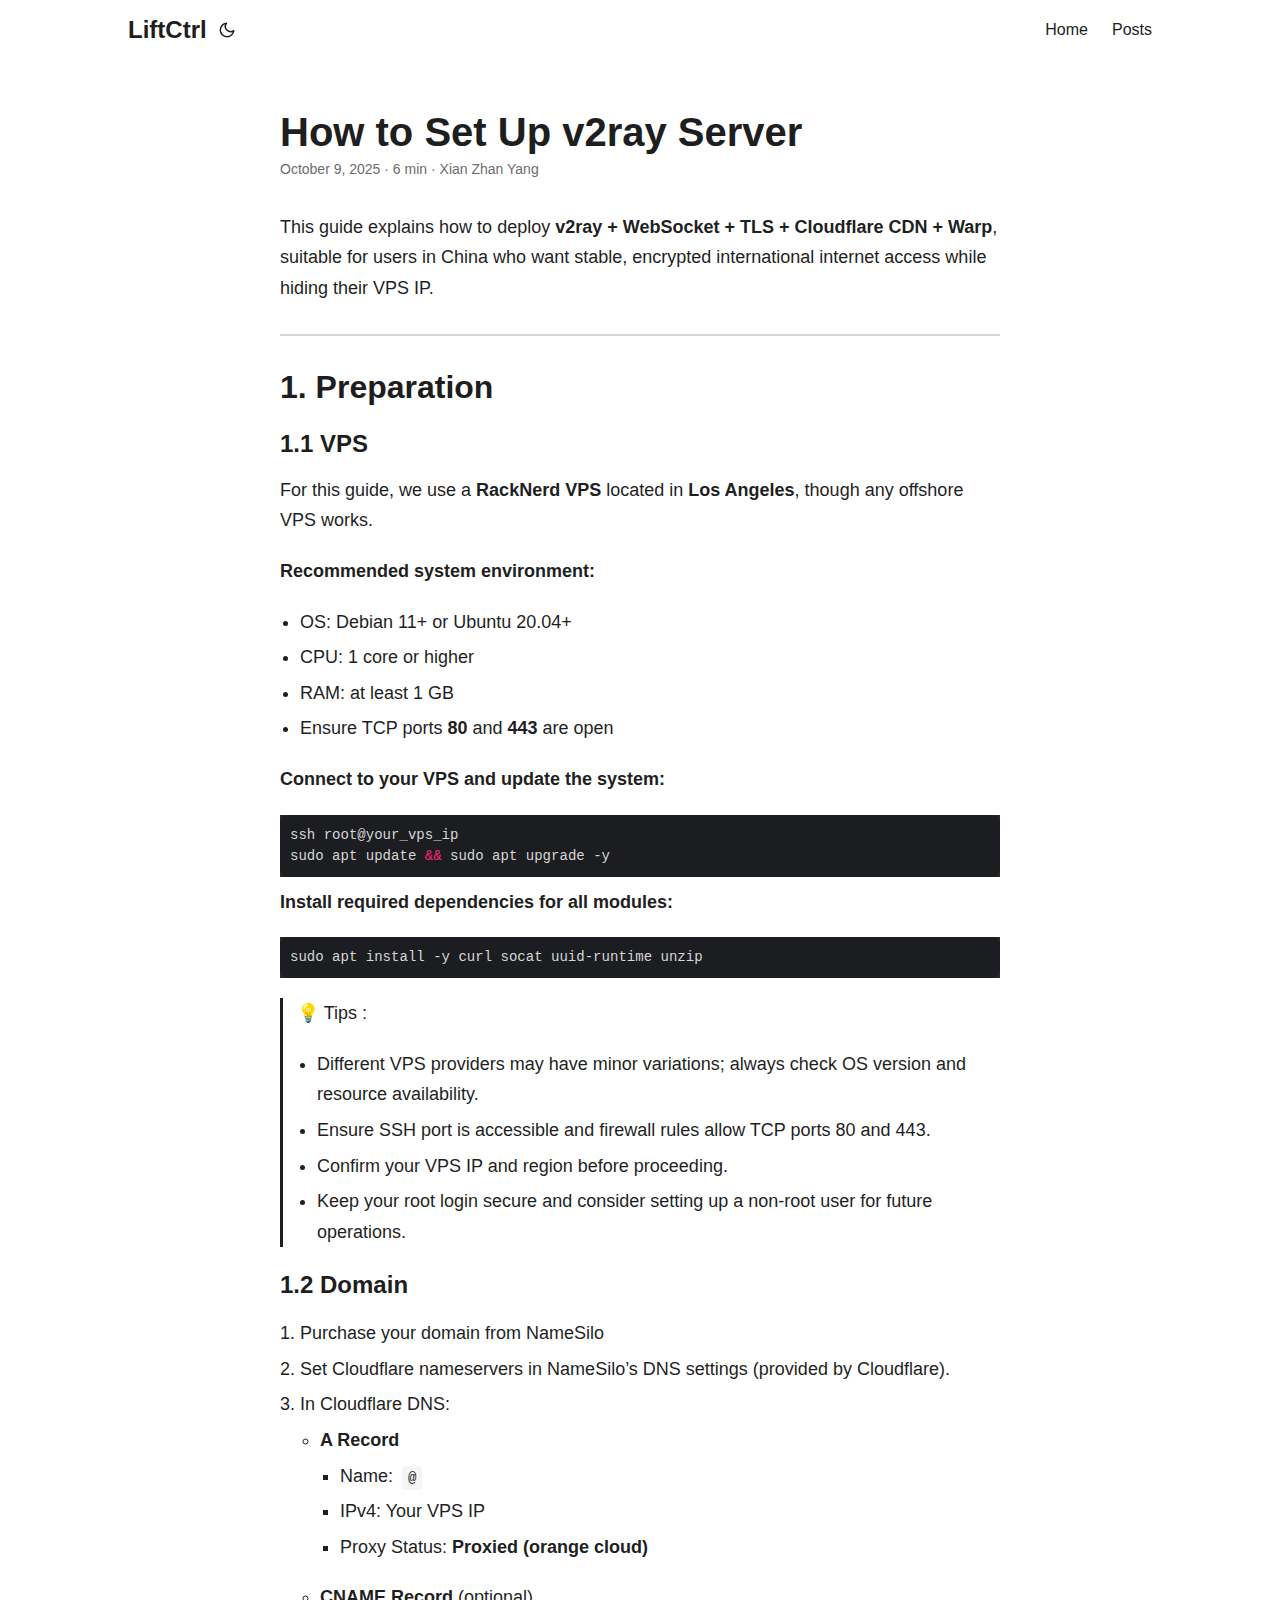
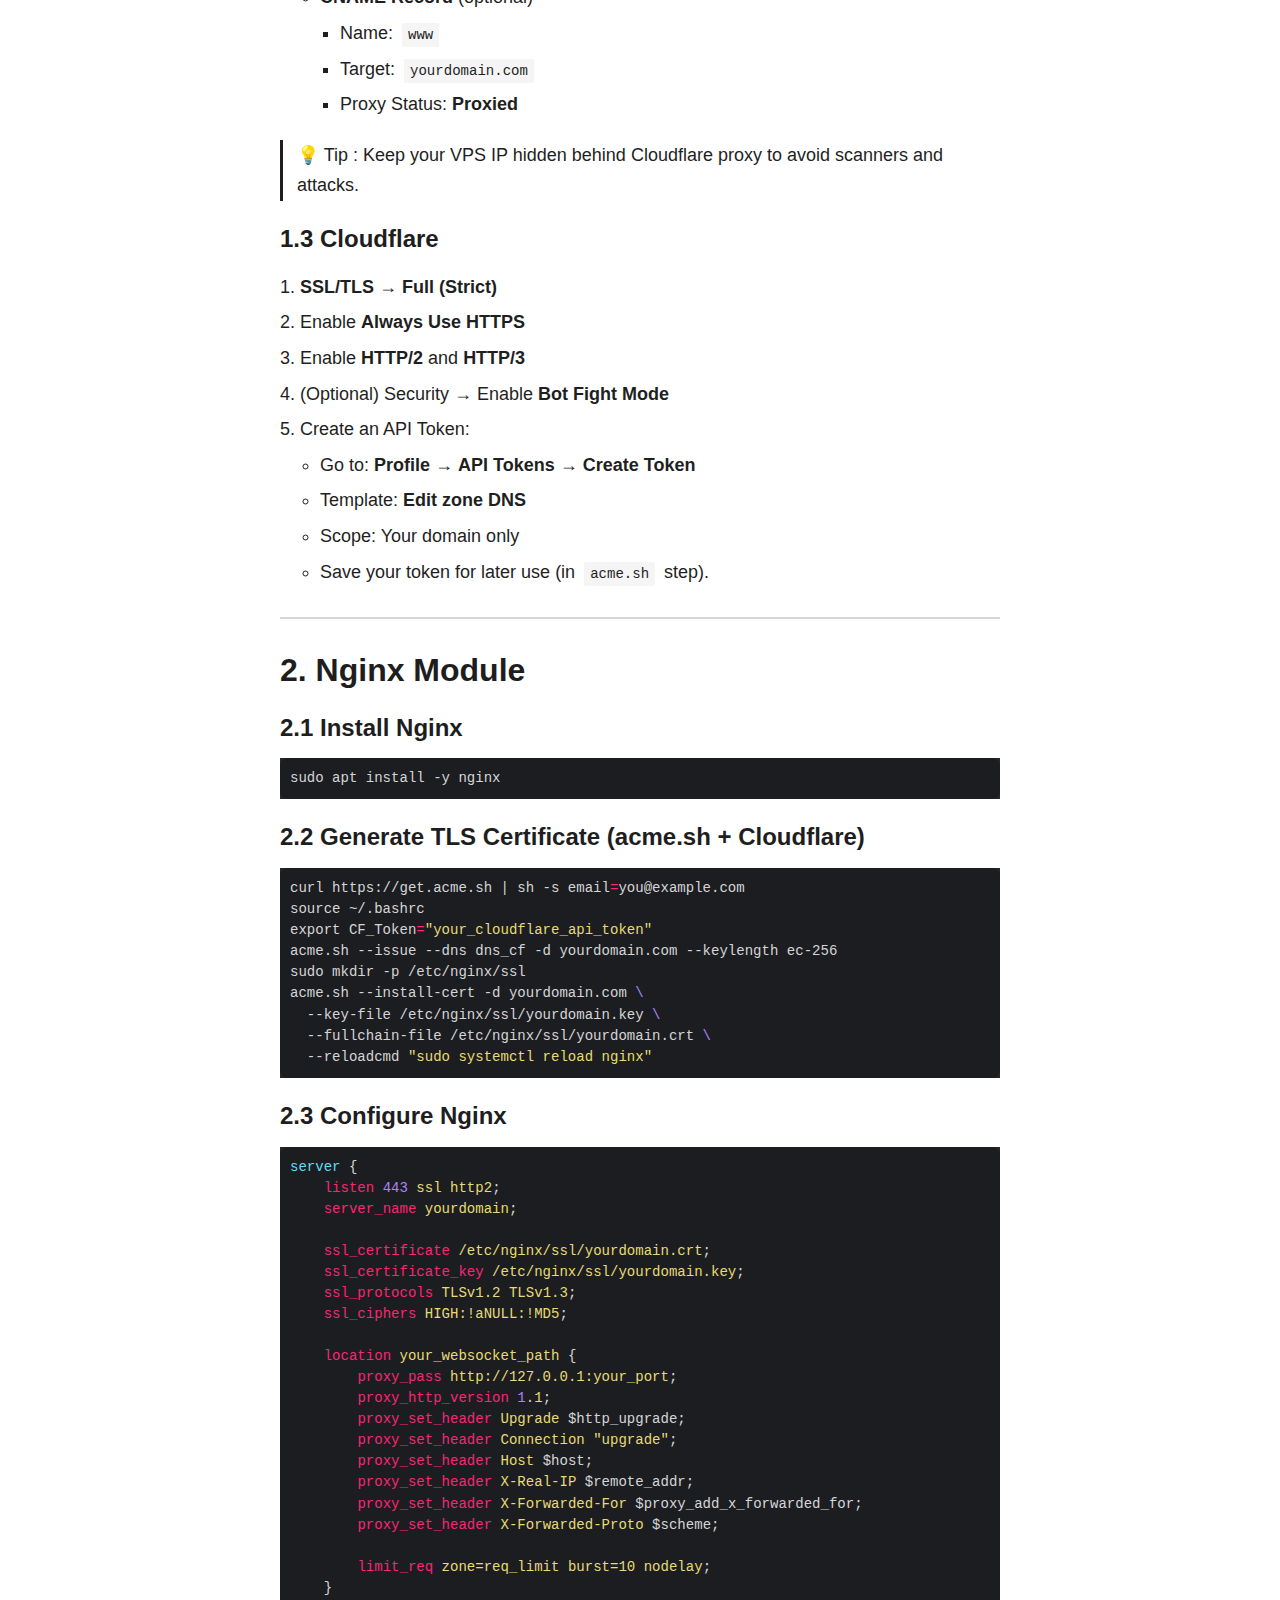
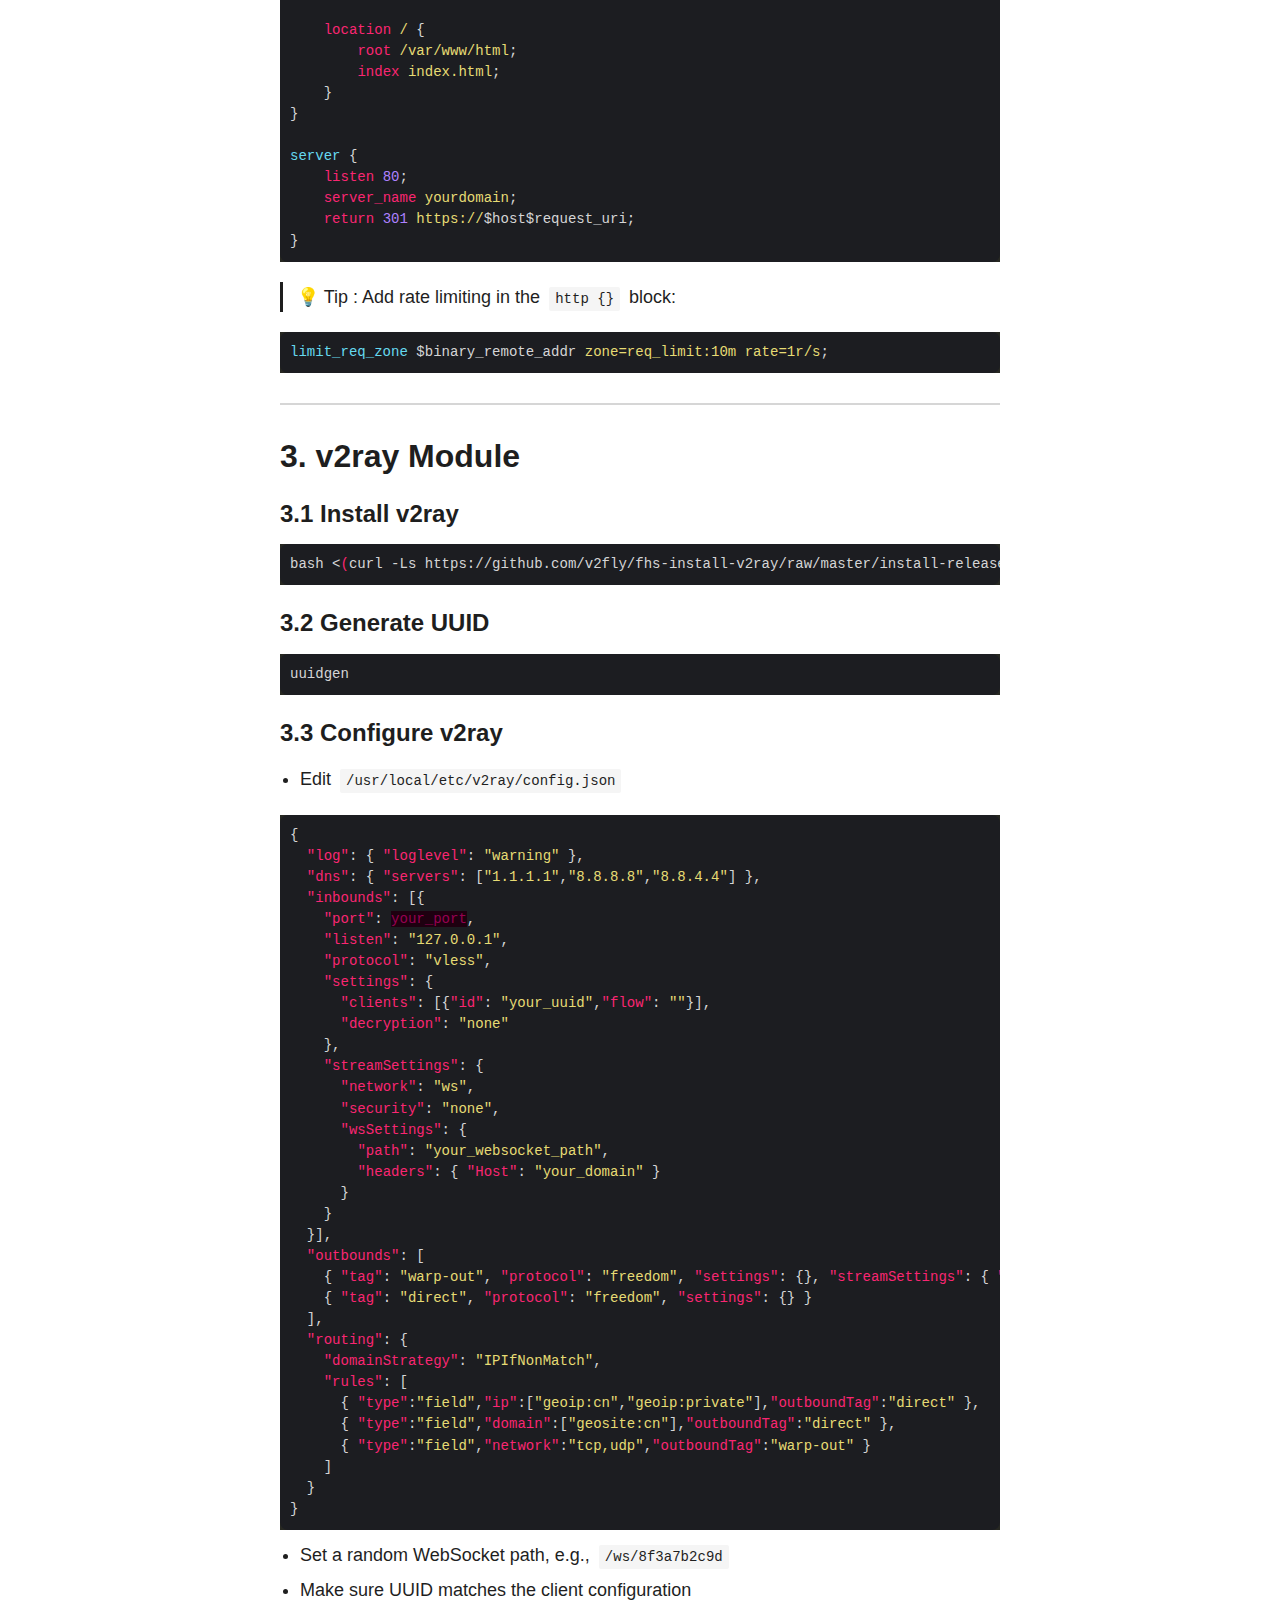
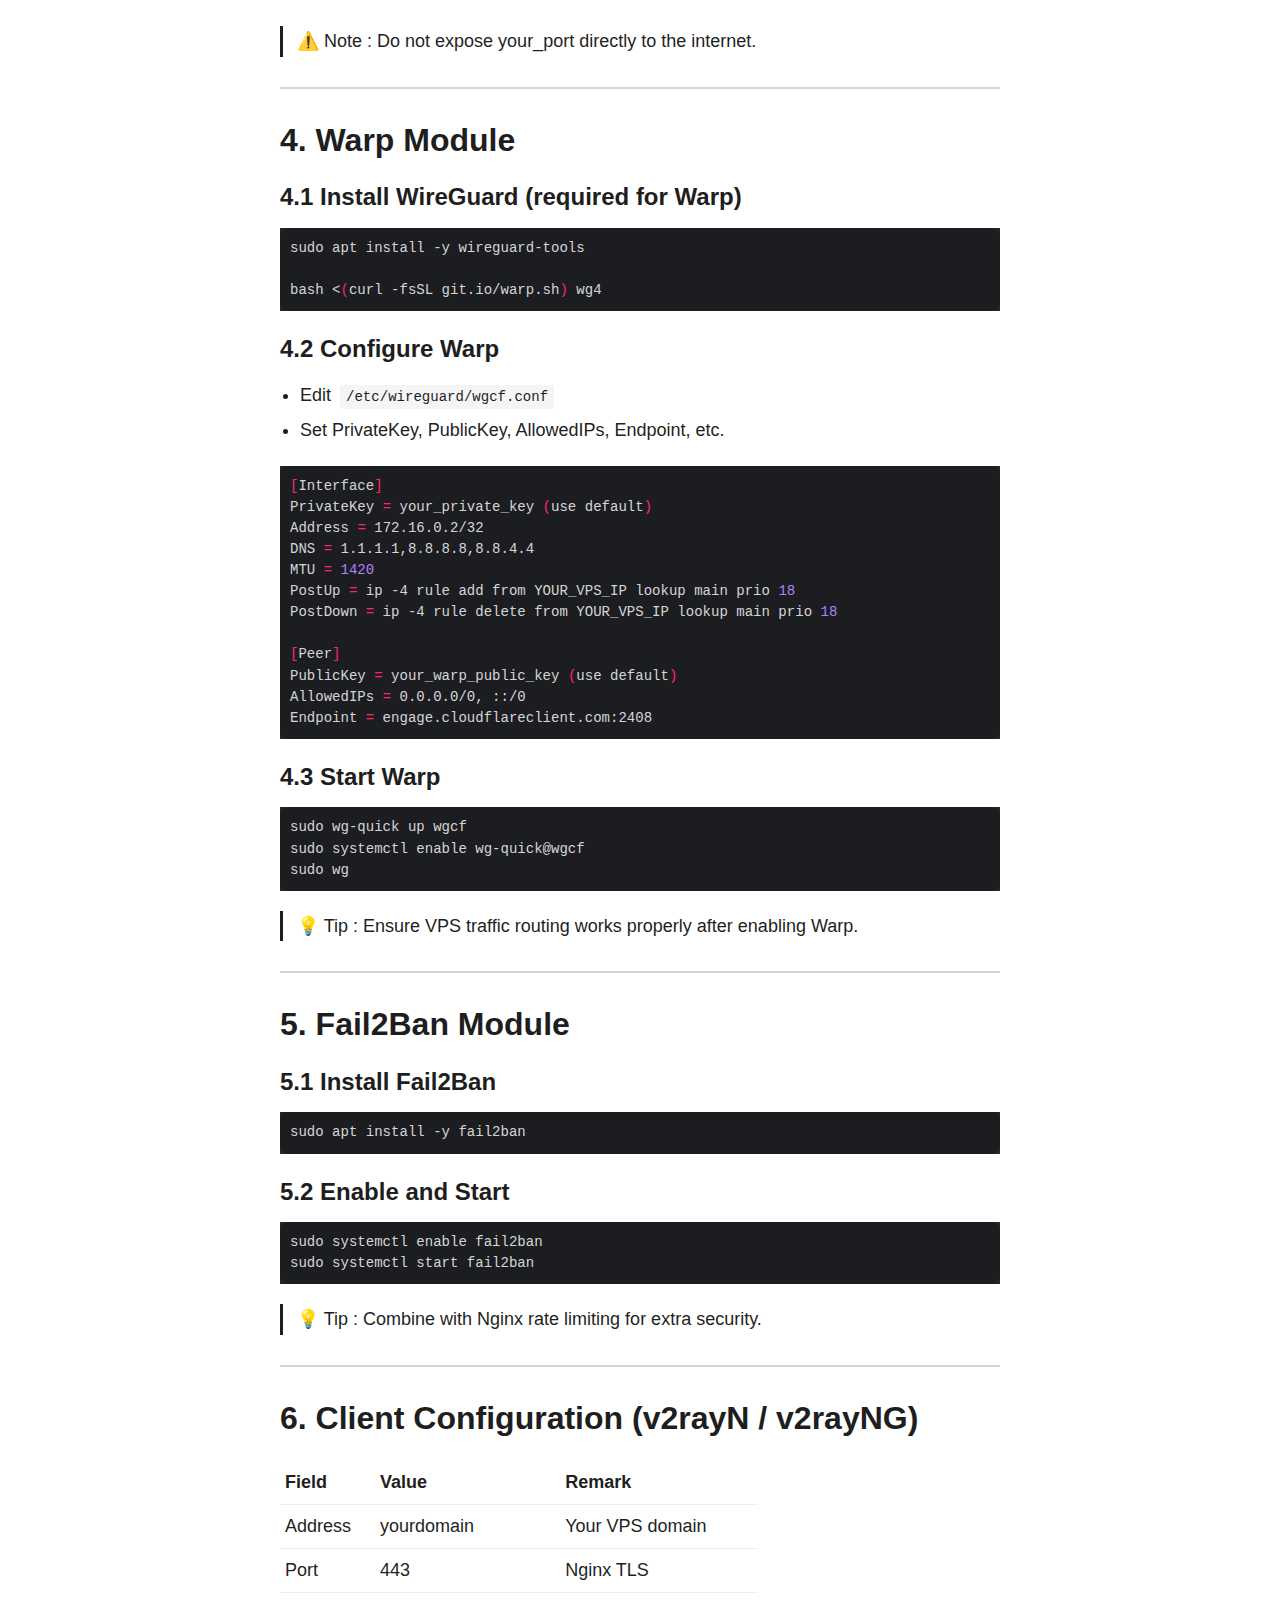
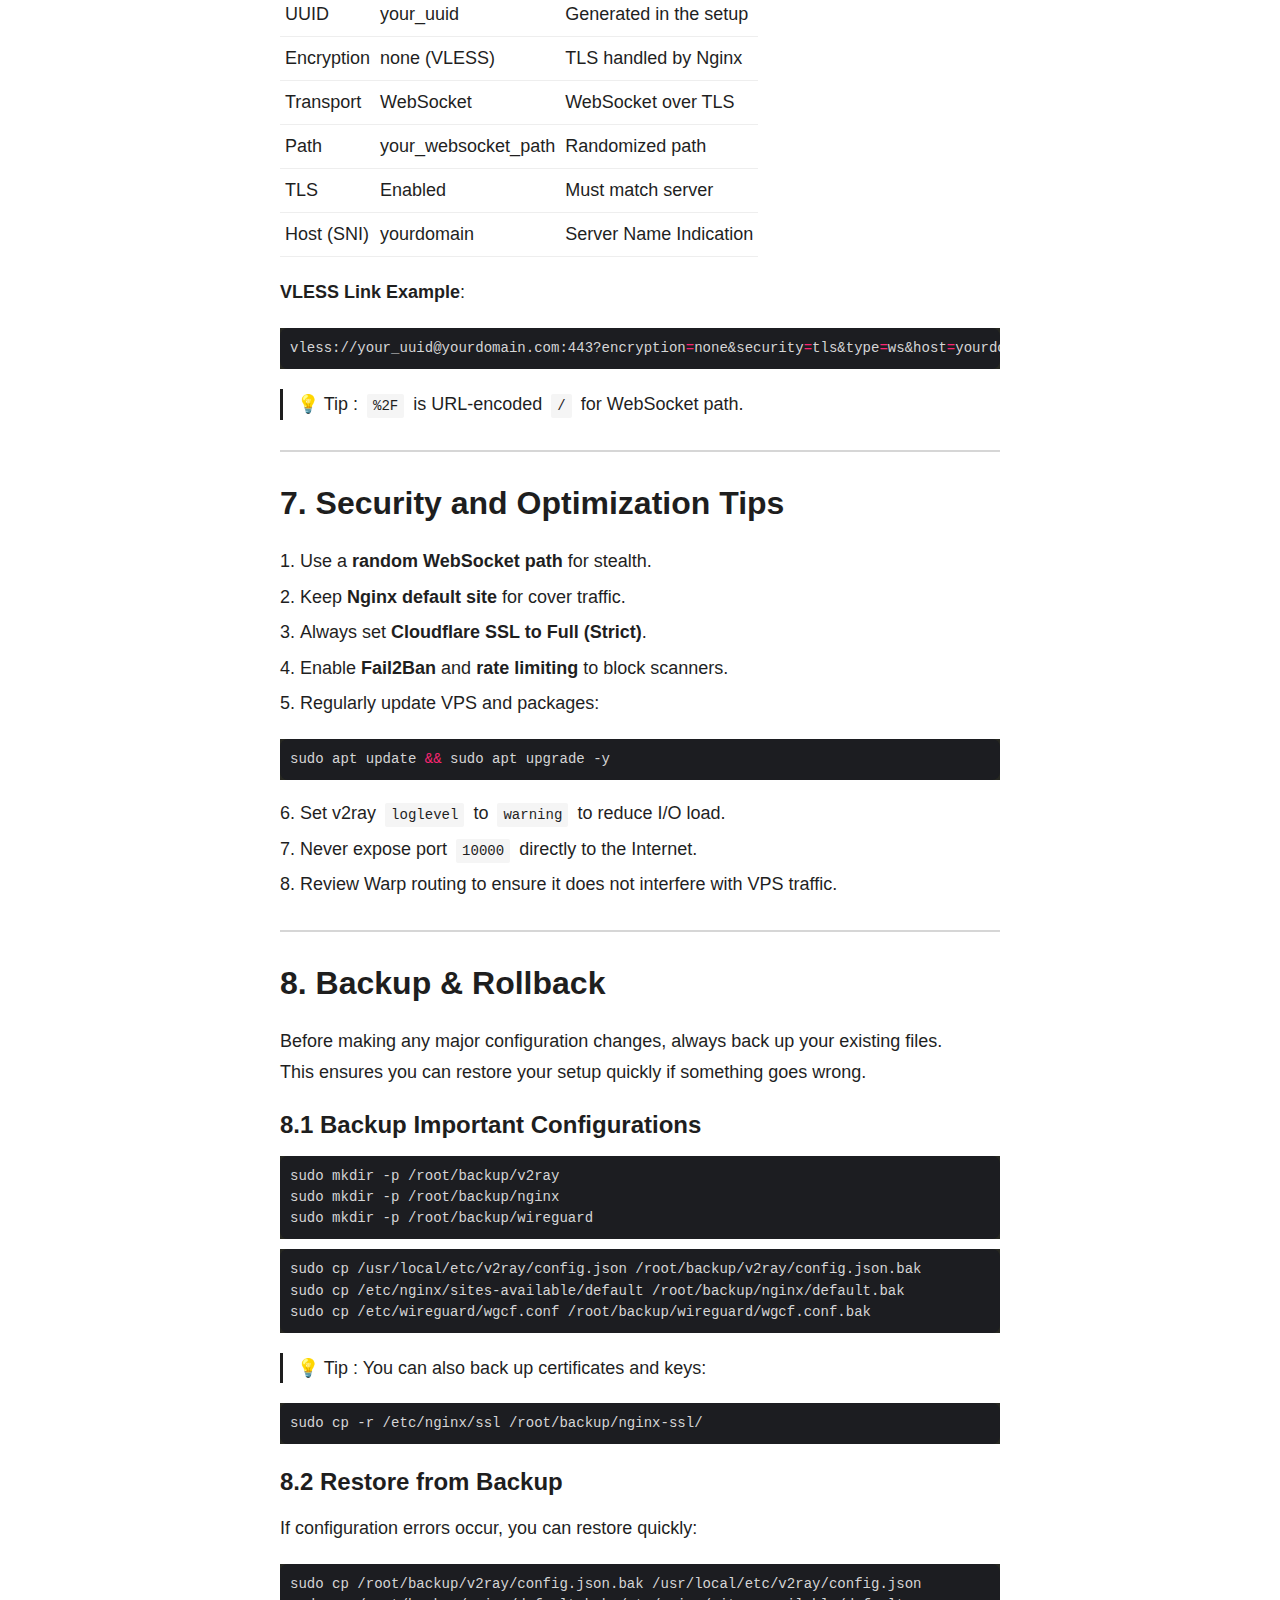
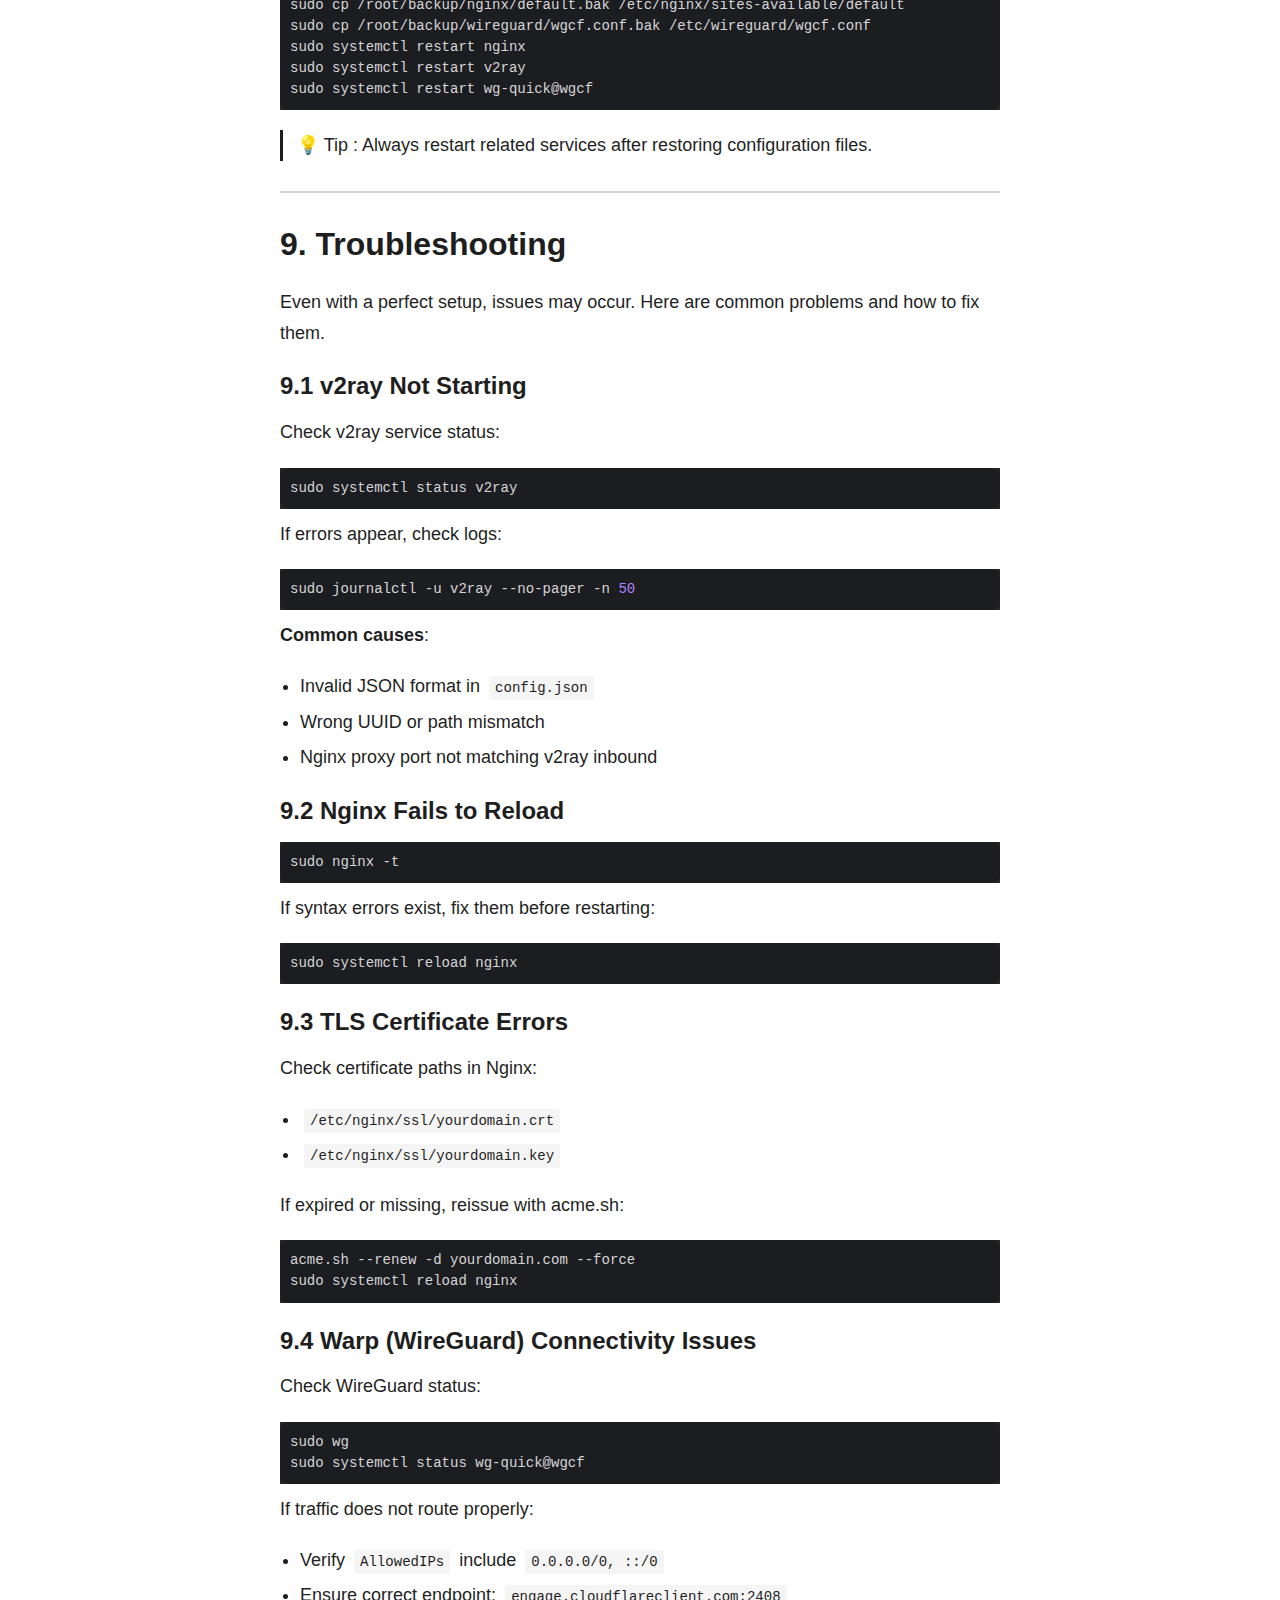
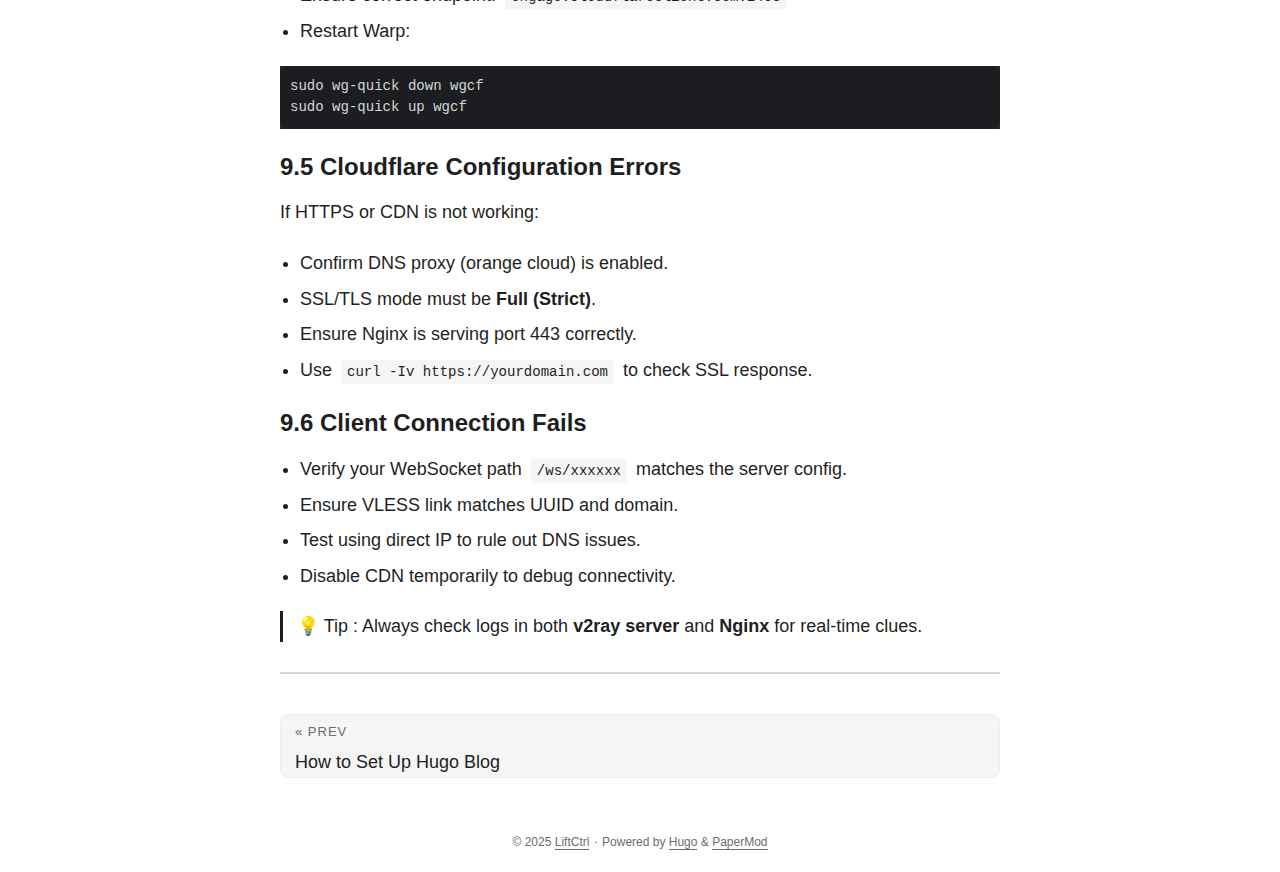
<file: posts/2025-10-09-how-to-set-up-v2ray-server/index.html>
<!doctype html><html lang=en dir=auto><head><meta charset=utf-8><meta http-equiv=X-UA-Compatible content="IE=edge"><meta name=viewport content="width=device-width,initial-scale=1,shrink-to-fit=no"><meta name=robots content="index, follow"><title>How to Set Up v2ray Server | LiftCtrl</title><meta name=keywords content><meta name=description content="This guide explains how to deploy v2ray + WebSocket + TLS + Cloudflare CDN + Warp, suitable for users in China who want stable, encrypted international internet access while hiding their VPS IP.

1. Preparation
1.1 VPS
For this guide, we use a RackNerd VPS located in Los Angeles, though any offshore VPS works.
Recommended system environment:

OS: Debian 11+ or Ubuntu 20.04+
CPU: 1 core or higher
RAM: at least 1 GB
Ensure TCP ports 80 and 443 are open

Connect to your VPS and update the system:"><meta name=author content="Xian Zhan Yang"><link rel=canonical href=https://liftctrl.github.io/posts/2025-10-09-how-to-set-up-v2ray-server/><link crossorigin=anonymous href=/assets/css/stylesheet.5695715c022bbb5d41ba4755a440a0cabb52ac3d3747a403e9e827e64777d9a2.css integrity="sha256-VpVxXAIru11BukdVpECgyrtSrD03R6QD6egn5kd32aI=" rel="preload stylesheet" as=style><link rel=icon href=https://liftctrl.github.io/favicon.ico><link rel=icon type=image/png sizes=16x16 href=https://liftctrl.github.io/favicon-16x16.png><link rel=icon type=image/png sizes=32x32 href=https://liftctrl.github.io/favicon-32x32.png><link rel=apple-touch-icon href=https://liftctrl.github.io/apple-touch-icon.png><link rel=mask-icon href=https://liftctrl.github.io/safari-pinned-tab.svg><meta name=theme-color content="#2e2e33"><meta name=msapplication-TileColor content="#2e2e33"><link rel=alternate hreflang=en href=https://liftctrl.github.io/posts/2025-10-09-how-to-set-up-v2ray-server/><noscript><style>#theme-toggle,.top-link{display:none}</style><style>@media(prefers-color-scheme:dark){:root{--theme:rgb(29, 30, 32);--entry:rgb(46, 46, 51);--primary:rgb(218, 218, 219);--secondary:rgb(155, 156, 157);--tertiary:rgb(65, 66, 68);--content:rgb(196, 196, 197);--code-block-bg:rgb(46, 46, 51);--code-bg:rgb(55, 56, 62);--border:rgb(51, 51, 51)}.list{background:var(--theme)}.list:not(.dark)::-webkit-scrollbar-track{background:0 0}.list:not(.dark)::-webkit-scrollbar-thumb{border-color:var(--theme)}}</style></noscript><meta property="og:url" content="https://liftctrl.github.io/posts/2025-10-09-how-to-set-up-v2ray-server/"><meta property="og:site_name" content="LiftCtrl"><meta property="og:title" content="How to Set Up v2ray Server"><meta property="og:description" content="This guide explains how to deploy v2ray + WebSocket + TLS + Cloudflare CDN + Warp, suitable for users in China who want stable, encrypted international internet access while hiding their VPS IP.
1. Preparation 1.1 VPS For this guide, we use a RackNerd VPS located in Los Angeles, though any offshore VPS works.
Recommended system environment:
OS: Debian 11+ or Ubuntu 20.04+ CPU: 1 core or higher RAM: at least 1 GB Ensure TCP ports 80 and 443 are open Connect to your VPS and update the system:"><meta property="og:locale" content="en"><meta property="og:type" content="article"><meta property="article:section" content="posts"><meta property="article:published_time" content="2025-10-09T22:46:05+08:00"><meta property="article:modified_time" content="2025-10-09T22:46:05+08:00"><meta name=twitter:card content="summary"><meta name=twitter:title content="How to Set Up v2ray Server"><meta name=twitter:description content="This guide explains how to deploy v2ray + WebSocket + TLS + Cloudflare CDN + Warp, suitable for users in China who want stable, encrypted international internet access while hiding their VPS IP.

1. Preparation
1.1 VPS
For this guide, we use a RackNerd VPS located in Los Angeles, though any offshore VPS works.
Recommended system environment:

OS: Debian 11+ or Ubuntu 20.04+
CPU: 1 core or higher
RAM: at least 1 GB
Ensure TCP ports 80 and 443 are open

Connect to your VPS and update the system:"><script type=application/ld+json>{"@context":"https://schema.org","@type":"BreadcrumbList","itemListElement":[{"@type":"ListItem","position":1,"name":"Posts","item":"https://liftctrl.github.io/posts/"},{"@type":"ListItem","position":2,"name":"How to Set Up v2ray Server","item":"https://liftctrl.github.io/posts/2025-10-09-how-to-set-up-v2ray-server/"}]}</script><script type=application/ld+json>{"@context":"https://schema.org","@type":"BlogPosting","headline":"How to Set Up v2ray Server","name":"How to Set Up v2ray Server","description":"This guide explains how to deploy v2ray + WebSocket + TLS + Cloudflare CDN + Warp, suitable for users in China who want stable, encrypted international internet access while hiding their VPS IP.\n1. Preparation 1.1 VPS For this guide, we use a RackNerd VPS located in Los Angeles, though any offshore VPS works.\nRecommended system environment:\nOS: Debian 11+ or Ubuntu 20.04+ CPU: 1 core or higher RAM: at least 1 GB Ensure TCP ports 80 and 443 are open Connect to your VPS and update the system:\n","keywords":[],"articleBody":"This guide explains how to deploy v2ray + WebSocket + TLS + Cloudflare CDN + Warp, suitable for users in China who want stable, encrypted international internet access while hiding their VPS IP.\n1. Preparation 1.1 VPS For this guide, we use a RackNerd VPS located in Los Angeles, though any offshore VPS works.\nRecommended system environment:\nOS: Debian 11+ or Ubuntu 20.04+ CPU: 1 core or higher RAM: at least 1 GB Ensure TCP ports 80 and 443 are open Connect to your VPS and update the system:\nssh root@your_vps_ip sudo apt update \u0026\u0026 sudo apt upgrade -y Install required dependencies for all modules:\nsudo apt install -y curl socat uuid-runtime unzip 💡 Tips :\nDifferent VPS providers may have minor variations; always check OS version and resource availability. Ensure SSH port is accessible and firewall rules allow TCP ports 80 and 443. Confirm your VPS IP and region before proceeding. Keep your root login secure and consider setting up a non-root user for future operations. 1.2 Domain Purchase your domain from NameSilo Set Cloudflare nameservers in NameSilo’s DNS settings (provided by Cloudflare). In Cloudflare DNS: A Record Name: @ IPv4: Your VPS IP Proxy Status: Proxied (orange cloud) CNAME Record (optional) Name: www Target: yourdomain.com Proxy Status: Proxied 💡 Tip : Keep your VPS IP hidden behind Cloudflare proxy to avoid scanners and attacks.\n1.3 Cloudflare SSL/TLS → Full (Strict) Enable Always Use HTTPS Enable HTTP/2 and HTTP/3 (Optional) Security → Enable Bot Fight Mode Create an API Token: Go to: Profile → API Tokens → Create Token Template: Edit zone DNS Scope: Your domain only Save your token for later use (in acme.sh step). 2. Nginx Module 2.1 Install Nginx sudo apt install -y nginx 2.2 Generate TLS Certificate (acme.sh + Cloudflare) curl https://get.acme.sh | sh -s email=you@example.com source ~/.bashrc export CF_Token=\"your_cloudflare_api_token\" acme.sh --issue --dns dns_cf -d yourdomain.com --keylength ec-256 sudo mkdir -p /etc/nginx/ssl acme.sh --install-cert -d yourdomain.com \\ --key-file /etc/nginx/ssl/yourdomain.key \\ --fullchain-file /etc/nginx/ssl/yourdomain.crt \\ --reloadcmd \"sudo systemctl reload nginx\" 2.3 Configure Nginx server { listen 443 ssl http2; server_name yourdomain; ssl_certificate /etc/nginx/ssl/yourdomain.crt; ssl_certificate_key /etc/nginx/ssl/yourdomain.key; ssl_protocols TLSv1.2 TLSv1.3; ssl_ciphers HIGH:!aNULL:!MD5; location your_websocket_path { proxy_pass http://127.0.0.1:your_port; proxy_http_version 1.1; proxy_set_header Upgrade $http_upgrade; proxy_set_header Connection \"upgrade\"; proxy_set_header Host $host; proxy_set_header X-Real-IP $remote_addr; proxy_set_header X-Forwarded-For $proxy_add_x_forwarded_for; proxy_set_header X-Forwarded-Proto $scheme; limit_req zone=req_limit burst=10 nodelay; } location / { root /var/www/html; index index.html; } } server { listen 80; server_name yourdomain; return 301 https://$host$request_uri; } 💡 Tip : Add rate limiting in the http {} block:\nlimit_req_zone $binary_remote_addr zone=req_limit:10m rate=1r/s; 3. v2ray Module 3.1 Install v2ray bash \u003c(curl -Ls https://github.com/v2fly/fhs-install-v2ray/raw/master/install-release.sh) 3.2 Generate UUID uuidgen 3.3 Configure v2ray Edit /usr/local/etc/v2ray/config.json { \"log\": { \"loglevel\": \"warning\" }, \"dns\": { \"servers\": [\"1.1.1.1\",\"8.8.8.8\",\"8.8.4.4\"] }, \"inbounds\": [{ \"port\": your_port, \"listen\": \"127.0.0.1\", \"protocol\": \"vless\", \"settings\": { \"clients\": [{\"id\": \"your_uuid\",\"flow\": \"\"}], \"decryption\": \"none\" }, \"streamSettings\": { \"network\": \"ws\", \"security\": \"none\", \"wsSettings\": { \"path\": \"your_websocket_path\", \"headers\": { \"Host\": \"your_domain\" } } } }], \"outbounds\": [ { \"tag\": \"warp-out\", \"protocol\": \"freedom\", \"settings\": {}, \"streamSettings\": { \"sockopt\": { \"interface\": \"wgcf\" } } }, { \"tag\": \"direct\", \"protocol\": \"freedom\", \"settings\": {} } ], \"routing\": { \"domainStrategy\": \"IPIfNonMatch\", \"rules\": [ { \"type\":\"field\",\"ip\":[\"geoip:cn\",\"geoip:private\"],\"outboundTag\":\"direct\" }, { \"type\":\"field\",\"domain\":[\"geosite:cn\"],\"outboundTag\":\"direct\" }, { \"type\":\"field\",\"network\":\"tcp,udp\",\"outboundTag\":\"warp-out\" } ] } } Set a random WebSocket path, e.g., /ws/8f3a7b2c9d Make sure UUID matches the client configuration ⚠️ Note : Do not expose your_port directly to the internet.\n4. Warp Module 4.1 Install WireGuard (required for Warp) sudo apt install -y wireguard-tools bash \u003c(curl -fsSL git.io/warp.sh) wg4 4.2 Configure Warp Edit /etc/wireguard/wgcf.conf Set PrivateKey, PublicKey, AllowedIPs, Endpoint, etc. [Interface] PrivateKey = your_private_key (use default) Address = 172.16.0.2/32 DNS = 1.1.1.1,8.8.8.8,8.8.4.4 MTU = 1420 PostUp = ip -4 rule add from YOUR_VPS_IP lookup main prio 18 PostDown = ip -4 rule delete from YOUR_VPS_IP lookup main prio 18 [Peer] PublicKey = your_warp_public_key (use default) AllowedIPs = 0.0.0.0/0, ::/0 Endpoint = engage.cloudflareclient.com:2408 4.3 Start Warp sudo wg-quick up wgcf sudo systemctl enable wg-quick@wgcf sudo wg 💡 Tip : Ensure VPS traffic routing works properly after enabling Warp.\n5. Fail2Ban Module 5.1 Install Fail2Ban sudo apt install -y fail2ban 5.2 Enable and Start sudo systemctl enable fail2ban sudo systemctl start fail2ban 💡 Tip : Combine with Nginx rate limiting for extra security.\n6. Client Configuration (v2rayN / v2rayNG) Field Value Remark Address yourdomain Your VPS domain Port 443 Nginx TLS UUID your_uuid Generated in the setup Encryption none (VLESS) TLS handled by Nginx Transport WebSocket WebSocket over TLS Path your_websocket_path Randomized path TLS Enabled Must match server Host (SNI) yourdomain Server Name Indication VLESS Link Example:\nvless://your_uuid@yourdomain.com:443?encryption=none\u0026security=tls\u0026type=ws\u0026host=yourdomain.com\u0026path=%2Fws%2F8f3a7b2c9d#VLESS-CDN 💡 Tip : %2F is URL-encoded / for WebSocket path.\n7. Security and Optimization Tips Use a random WebSocket path for stealth. Keep Nginx default site for cover traffic. Always set Cloudflare SSL to Full (Strict). Enable Fail2Ban and rate limiting to block scanners. Regularly update VPS and packages: sudo apt update \u0026\u0026 sudo apt upgrade -y Set v2ray loglevel to warning to reduce I/O load. Never expose port 10000 directly to the Internet. Review Warp routing to ensure it does not interfere with VPS traffic. 8. Backup \u0026 Rollback Before making any major configuration changes, always back up your existing files.\nThis ensures you can restore your setup quickly if something goes wrong.\n8.1 Backup Important Configurations sudo mkdir -p /root/backup/v2ray sudo mkdir -p /root/backup/nginx sudo mkdir -p /root/backup/wireguard sudo cp /usr/local/etc/v2ray/config.json /root/backup/v2ray/config.json.bak sudo cp /etc/nginx/sites-available/default /root/backup/nginx/default.bak sudo cp /etc/wireguard/wgcf.conf /root/backup/wireguard/wgcf.conf.bak 💡 Tip : You can also back up certificates and keys:\nsudo cp -r /etc/nginx/ssl /root/backup/nginx-ssl/ 8.2 Restore from Backup If configuration errors occur, you can restore quickly:\nsudo cp /root/backup/v2ray/config.json.bak /usr/local/etc/v2ray/config.json sudo cp /root/backup/nginx/default.bak /etc/nginx/sites-available/default sudo cp /root/backup/wireguard/wgcf.conf.bak /etc/wireguard/wgcf.conf sudo systemctl restart nginx sudo systemctl restart v2ray sudo systemctl restart wg-quick@wgcf 💡 Tip : Always restart related services after restoring configuration files.\n9. Troubleshooting Even with a perfect setup, issues may occur. Here are common problems and how to fix them.\n9.1 v2ray Not Starting Check v2ray service status:\nsudo systemctl status v2ray If errors appear, check logs:\nsudo journalctl -u v2ray --no-pager -n 50 Common causes:\nInvalid JSON format in config.json Wrong UUID or path mismatch Nginx proxy port not matching v2ray inbound 9.2 Nginx Fails to Reload sudo nginx -t If syntax errors exist, fix them before restarting:\nsudo systemctl reload nginx 9.3 TLS Certificate Errors Check certificate paths in Nginx:\n/etc/nginx/ssl/yourdomain.crt /etc/nginx/ssl/yourdomain.key If expired or missing, reissue with acme.sh:\nacme.sh --renew -d yourdomain.com --force sudo systemctl reload nginx 9.4 Warp (WireGuard) Connectivity Issues Check WireGuard status:\nsudo wg sudo systemctl status wg-quick@wgcf If traffic does not route properly:\nVerify AllowedIPs include 0.0.0.0/0, ::/0 Ensure correct endpoint: engage.cloudflareclient.com:2408 Restart Warp: sudo wg-quick down wgcf sudo wg-quick up wgcf 9.5 Cloudflare Configuration Errors If HTTPS or CDN is not working:\nConfirm DNS proxy (orange cloud) is enabled. SSL/TLS mode must be Full (Strict). Ensure Nginx is serving port 443 correctly. Use curl -Iv https://yourdomain.com to check SSL response. 9.6 Client Connection Fails Verify your WebSocket path /ws/xxxxxx matches the server config. Ensure VLESS link matches UUID and domain. Test using direct IP to rule out DNS issues. Disable CDN temporarily to debug connectivity. 💡 Tip : Always check logs in both v2ray server and Nginx for real-time clues.\n","wordCount":"1190","inLanguage":"en","datePublished":"2025-10-09T22:46:05+08:00","dateModified":"2025-10-09T22:46:05+08:00","author":{"@type":"Person","name":"Xian Zhan Yang"},"mainEntityOfPage":{"@type":"WebPage","@id":"https://liftctrl.github.io/posts/2025-10-09-how-to-set-up-v2ray-server/"},"publisher":{"@type":"Organization","name":"LiftCtrl","logo":{"@type":"ImageObject","url":"https://liftctrl.github.io/favicon.ico"}}}</script></head><body id=top><script>localStorage.getItem("pref-theme")==="dark"?document.body.classList.add("dark"):localStorage.getItem("pref-theme")==="light"?document.body.classList.remove("dark"):window.matchMedia("(prefers-color-scheme: dark)").matches&&document.body.classList.add("dark")</script><header class=header><nav class=nav><div class=logo><a href=https://liftctrl.github.io/ accesskey=h title="LiftCtrl (Alt + H)">LiftCtrl</a><div class=logo-switches><button id=theme-toggle accesskey=t title="(Alt + T)" aria-label="Toggle theme">
<svg id="moon" width="24" height="18" viewBox="0 0 24 24" fill="none" stroke="currentColor" stroke-width="2" stroke-linecap="round" stroke-linejoin="round"><path d="M21 12.79A9 9 0 1111.21 3 7 7 0 0021 12.79z"/></svg>
<svg id="sun" width="24" height="18" viewBox="0 0 24 24" fill="none" stroke="currentColor" stroke-width="2" stroke-linecap="round" stroke-linejoin="round"><circle cx="12" cy="12" r="5"/><line x1="12" y1="1" x2="12" y2="3"/><line x1="12" y1="21" x2="12" y2="23"/><line x1="4.22" y1="4.22" x2="5.64" y2="5.64"/><line x1="18.36" y1="18.36" x2="19.78" y2="19.78"/><line x1="1" y1="12" x2="3" y2="12"/><line x1="21" y1="12" x2="23" y2="12"/><line x1="4.22" y1="19.78" x2="5.64" y2="18.36"/><line x1="18.36" y1="5.64" x2="19.78" y2="4.22"/></svg></button></div></div><ul id=menu><li><a href=https://liftctrl.github.io/ title=Home><span>Home</span></a></li><li><a href=https://liftctrl.github.io/posts/ title=Posts><span>Posts</span></a></li></ul></nav></header><main class=main><article class=post-single><header class=post-header><h1 class="post-title entry-hint-parent">How to Set Up v2ray Server</h1><div class=post-meta><span title='2025-10-09 22:46:05 +0800 +0800'>October 9, 2025</span>&nbsp;·&nbsp;<span>6 min</span>&nbsp;·&nbsp;<span>Xian Zhan Yang</span></div></header><div class=post-content><p>This guide explains how to deploy <strong>v2ray + WebSocket + TLS + Cloudflare CDN + Warp</strong>, suitable for users in China who want stable, encrypted international internet access while hiding their VPS IP.</p><hr><h2 id=1-preparation>1. Preparation<a hidden class=anchor aria-hidden=true href=#1-preparation>#</a></h2><h3 id=11-vps>1.1 VPS<a hidden class=anchor aria-hidden=true href=#11-vps>#</a></h3><p>For this guide, we use a <strong>RackNerd VPS</strong> located in <strong>Los Angeles</strong>, though any offshore VPS works.</p><p><strong>Recommended system environment:</strong></p><ul><li>OS: Debian 11+ or Ubuntu 20.04+</li><li>CPU: 1 core or higher</li><li>RAM: at least 1 GB</li><li>Ensure TCP ports <strong>80</strong> and <strong>443</strong> are open</li></ul><p><strong>Connect to your VPS and update the system:</strong></p><div class=highlight><pre tabindex=0 style=color:#f8f8f2;background-color:#272822;-moz-tab-size:4;-o-tab-size:4;tab-size:4><code class=language-bash data-lang=bash><span style=display:flex><span>ssh root@your_vps_ip
</span></span><span style=display:flex><span>sudo apt update <span style=color:#f92672>&amp;&amp;</span> sudo apt upgrade -y
</span></span></code></pre></div><p><strong>Install required dependencies for all modules:</strong></p><div class=highlight><pre tabindex=0 style=color:#f8f8f2;background-color:#272822;-moz-tab-size:4;-o-tab-size:4;tab-size:4><code class=language-bash data-lang=bash><span style=display:flex><span>sudo apt install -y curl socat uuid-runtime unzip
</span></span></code></pre></div><blockquote><p>💡 Tips :</p><ul><li>Different VPS providers may have minor variations; always check OS version and resource availability.</li><li>Ensure SSH port is accessible and firewall rules allow TCP ports 80 and 443.</li><li>Confirm your VPS IP and region before proceeding.</li><li>Keep your root login secure and consider setting up a non-root user for future operations.</li></ul></blockquote><h3 id=12-domain>1.2 Domain<a hidden class=anchor aria-hidden=true href=#12-domain>#</a></h3><ol><li>Purchase your domain from NameSilo</li><li>Set Cloudflare nameservers in NameSilo’s DNS settings (provided by Cloudflare).</li><li>In Cloudflare DNS:<ul><li><strong>A Record</strong><ul><li>Name: <code>@</code></li><li>IPv4: Your VPS IP</li><li>Proxy Status: <strong>Proxied (orange cloud)</strong></li></ul></li><li><strong>CNAME Record</strong> (optional)<ul><li>Name: <code>www</code></li><li>Target: <code>yourdomain.com</code></li><li>Proxy Status: <strong>Proxied</strong></li></ul></li></ul></li></ol><blockquote><p>💡 Tip : Keep your VPS IP hidden behind Cloudflare proxy to avoid scanners and attacks.</p></blockquote><h3 id=13-cloudflare>1.3 Cloudflare<a hidden class=anchor aria-hidden=true href=#13-cloudflare>#</a></h3><ol><li><strong>SSL/TLS</strong> → <strong>Full (Strict)</strong></li><li>Enable <strong>Always Use HTTPS</strong></li><li>Enable <strong>HTTP/2</strong> and <strong>HTTP/3</strong></li><li>(Optional) Security → Enable <strong>Bot Fight Mode</strong></li><li>Create an API Token:<ul><li>Go to: <strong>Profile</strong> → <strong>API Tokens</strong> → <strong>Create Token</strong></li><li>Template: <strong>Edit zone DNS</strong></li><li>Scope: Your domain only</li><li>Save your token for later use (in <code>acme.sh</code> step).</li></ul></li></ol><hr><h2 id=2-nginx-module>2. Nginx Module<a hidden class=anchor aria-hidden=true href=#2-nginx-module>#</a></h2><h3 id=21-install-nginx>2.1 Install Nginx<a hidden class=anchor aria-hidden=true href=#21-install-nginx>#</a></h3><div class=highlight><pre tabindex=0 style=color:#f8f8f2;background-color:#272822;-moz-tab-size:4;-o-tab-size:4;tab-size:4><code class=language-bash data-lang=bash><span style=display:flex><span>sudo apt install -y nginx
</span></span></code></pre></div><h3 id=22-generate-tls-certificate-acmesh--cloudflare>2.2 Generate TLS Certificate (acme.sh + Cloudflare)<a hidden class=anchor aria-hidden=true href=#22-generate-tls-certificate-acmesh--cloudflare>#</a></h3><div class=highlight><pre tabindex=0 style=color:#f8f8f2;background-color:#272822;-moz-tab-size:4;-o-tab-size:4;tab-size:4><code class=language-bash data-lang=bash><span style=display:flex><span>curl https://get.acme.sh | sh -s email<span style=color:#f92672>=</span>you@example.com
</span></span><span style=display:flex><span>source ~/.bashrc
</span></span><span style=display:flex><span>export CF_Token<span style=color:#f92672>=</span><span style=color:#e6db74>&#34;your_cloudflare_api_token&#34;</span>
</span></span><span style=display:flex><span>acme.sh --issue --dns dns_cf -d yourdomain.com --keylength ec-256
</span></span><span style=display:flex><span>sudo mkdir -p /etc/nginx/ssl
</span></span><span style=display:flex><span>acme.sh --install-cert -d yourdomain.com <span style=color:#ae81ff>\
</span></span></span><span style=display:flex><span><span style=color:#ae81ff></span>  --key-file /etc/nginx/ssl/yourdomain.key <span style=color:#ae81ff>\
</span></span></span><span style=display:flex><span><span style=color:#ae81ff></span>  --fullchain-file /etc/nginx/ssl/yourdomain.crt <span style=color:#ae81ff>\
</span></span></span><span style=display:flex><span><span style=color:#ae81ff></span>  --reloadcmd <span style=color:#e6db74>&#34;sudo systemctl reload nginx&#34;</span>
</span></span></code></pre></div><h3 id=23-configure-nginx>2.3 Configure Nginx<a hidden class=anchor aria-hidden=true href=#23-configure-nginx>#</a></h3><div class=highlight><pre tabindex=0 style=color:#f8f8f2;background-color:#272822;-moz-tab-size:4;-o-tab-size:4;tab-size:4><code class=language-nginx data-lang=nginx><span style=display:flex><span><span style=color:#66d9ef>server</span> {
</span></span><span style=display:flex><span>    <span style=color:#f92672>listen</span> <span style=color:#ae81ff>443</span> <span style=color:#e6db74>ssl</span> <span style=color:#e6db74>http2</span>;
</span></span><span style=display:flex><span>    <span style=color:#f92672>server_name</span> <span style=color:#e6db74>yourdomain</span>;
</span></span><span style=display:flex><span>
</span></span><span style=display:flex><span>    <span style=color:#f92672>ssl_certificate</span> <span style=color:#e6db74>/etc/nginx/ssl/yourdomain.crt</span>;
</span></span><span style=display:flex><span>    <span style=color:#f92672>ssl_certificate_key</span> <span style=color:#e6db74>/etc/nginx/ssl/yourdomain.key</span>;
</span></span><span style=display:flex><span>    <span style=color:#f92672>ssl_protocols</span> <span style=color:#e6db74>TLSv1.2</span> <span style=color:#e6db74>TLSv1.3</span>;
</span></span><span style=display:flex><span>    <span style=color:#f92672>ssl_ciphers</span> <span style=color:#e6db74>HIGH:!aNULL:!MD5</span>;
</span></span><span style=display:flex><span>
</span></span><span style=display:flex><span>    <span style=color:#f92672>location</span> <span style=color:#e6db74>your_websocket_path</span> {
</span></span><span style=display:flex><span>        <span style=color:#f92672>proxy_pass</span> <span style=color:#e6db74>http://127.0.0.1:your_port</span>;
</span></span><span style=display:flex><span>        <span style=color:#f92672>proxy_http_version</span> <span style=color:#ae81ff>1</span><span style=color:#e6db74>.1</span>;
</span></span><span style=display:flex><span>        <span style=color:#f92672>proxy_set_header</span> <span style=color:#e6db74>Upgrade</span> $http_upgrade;
</span></span><span style=display:flex><span>        <span style=color:#f92672>proxy_set_header</span> <span style=color:#e6db74>Connection</span> <span style=color:#e6db74>&#34;upgrade&#34;</span>;
</span></span><span style=display:flex><span>        <span style=color:#f92672>proxy_set_header</span> <span style=color:#e6db74>Host</span> $host;
</span></span><span style=display:flex><span>        <span style=color:#f92672>proxy_set_header</span> <span style=color:#e6db74>X-Real-IP</span> $remote_addr;
</span></span><span style=display:flex><span>        <span style=color:#f92672>proxy_set_header</span> <span style=color:#e6db74>X-Forwarded-For</span> $proxy_add_x_forwarded_for;
</span></span><span style=display:flex><span>        <span style=color:#f92672>proxy_set_header</span> <span style=color:#e6db74>X-Forwarded-Proto</span> $scheme;
</span></span><span style=display:flex><span>
</span></span><span style=display:flex><span>        <span style=color:#f92672>limit_req</span> <span style=color:#e6db74>zone=req_limit</span> <span style=color:#e6db74>burst=10</span> <span style=color:#e6db74>nodelay</span>;
</span></span><span style=display:flex><span>    }
</span></span><span style=display:flex><span>
</span></span><span style=display:flex><span>    <span style=color:#f92672>location</span> <span style=color:#e6db74>/</span> {
</span></span><span style=display:flex><span>        <span style=color:#f92672>root</span> <span style=color:#e6db74>/var/www/html</span>;
</span></span><span style=display:flex><span>        <span style=color:#f92672>index</span> <span style=color:#e6db74>index.html</span>;
</span></span><span style=display:flex><span>    }
</span></span><span style=display:flex><span>}
</span></span><span style=display:flex><span>
</span></span><span style=display:flex><span><span style=color:#66d9ef>server</span> {
</span></span><span style=display:flex><span>    <span style=color:#f92672>listen</span> <span style=color:#ae81ff>80</span>;
</span></span><span style=display:flex><span>    <span style=color:#f92672>server_name</span> <span style=color:#e6db74>yourdomain</span>;
</span></span><span style=display:flex><span>    <span style=color:#f92672>return</span> <span style=color:#ae81ff>301</span> <span style=color:#e6db74>https://</span>$host$request_uri;
</span></span><span style=display:flex><span>}
</span></span></code></pre></div><blockquote><p>💡 Tip : Add rate limiting in the <code>http {}</code> block:</p></blockquote><div class=highlight><pre tabindex=0 style=color:#f8f8f2;background-color:#272822;-moz-tab-size:4;-o-tab-size:4;tab-size:4><code class=language-nginx data-lang=nginx><span style=display:flex><span><span style=color:#66d9ef>limit_req_zone</span> $binary_remote_addr <span style=color:#e6db74>zone=req_limit:10m</span> <span style=color:#e6db74>rate=1r/s</span>;
</span></span></code></pre></div><hr><h2 id=3-v2ray-module>3. v2ray Module<a hidden class=anchor aria-hidden=true href=#3-v2ray-module>#</a></h2><h3 id=31-install-v2ray>3.1 Install v2ray<a hidden class=anchor aria-hidden=true href=#31-install-v2ray>#</a></h3><div class=highlight><pre tabindex=0 style=color:#f8f8f2;background-color:#272822;-moz-tab-size:4;-o-tab-size:4;tab-size:4><code class=language-bash data-lang=bash><span style=display:flex><span>bash &lt;<span style=color:#f92672>(</span>curl -Ls https://github.com/v2fly/fhs-install-v2ray/raw/master/install-release.sh<span style=color:#f92672>)</span>
</span></span></code></pre></div><h3 id=32-generate-uuid>3.2 Generate UUID<a hidden class=anchor aria-hidden=true href=#32-generate-uuid>#</a></h3><div class=highlight><pre tabindex=0 style=color:#f8f8f2;background-color:#272822;-moz-tab-size:4;-o-tab-size:4;tab-size:4><code class=language-bash data-lang=bash><span style=display:flex><span>uuidgen
</span></span></code></pre></div><h3 id=33-configure-v2ray>3.3 Configure v2ray<a hidden class=anchor aria-hidden=true href=#33-configure-v2ray>#</a></h3><ul><li>Edit <code>/usr/local/etc/v2ray/config.json</code></li></ul><div class=highlight><pre tabindex=0 style=color:#f8f8f2;background-color:#272822;-moz-tab-size:4;-o-tab-size:4;tab-size:4><code class=language-json data-lang=json><span style=display:flex><span>{
</span></span><span style=display:flex><span>  <span style=color:#f92672>&#34;log&#34;</span>: { <span style=color:#f92672>&#34;loglevel&#34;</span>: <span style=color:#e6db74>&#34;warning&#34;</span> },
</span></span><span style=display:flex><span>  <span style=color:#f92672>&#34;dns&#34;</span>: { <span style=color:#f92672>&#34;servers&#34;</span>: [<span style=color:#e6db74>&#34;1.1.1.1&#34;</span>,<span style=color:#e6db74>&#34;8.8.8.8&#34;</span>,<span style=color:#e6db74>&#34;8.8.4.4&#34;</span>] },
</span></span><span style=display:flex><span>  <span style=color:#f92672>&#34;inbounds&#34;</span>: [{
</span></span><span style=display:flex><span>    <span style=color:#f92672>&#34;port&#34;</span>: <span style=color:#960050;background-color:#1e0010>your_port</span>,
</span></span><span style=display:flex><span>    <span style=color:#f92672>&#34;listen&#34;</span>: <span style=color:#e6db74>&#34;127.0.0.1&#34;</span>,
</span></span><span style=display:flex><span>    <span style=color:#f92672>&#34;protocol&#34;</span>: <span style=color:#e6db74>&#34;vless&#34;</span>,
</span></span><span style=display:flex><span>    <span style=color:#f92672>&#34;settings&#34;</span>: {
</span></span><span style=display:flex><span>      <span style=color:#f92672>&#34;clients&#34;</span>: [{<span style=color:#f92672>&#34;id&#34;</span>: <span style=color:#e6db74>&#34;your_uuid&#34;</span>,<span style=color:#f92672>&#34;flow&#34;</span>: <span style=color:#e6db74>&#34;&#34;</span>}],
</span></span><span style=display:flex><span>      <span style=color:#f92672>&#34;decryption&#34;</span>: <span style=color:#e6db74>&#34;none&#34;</span>
</span></span><span style=display:flex><span>    },
</span></span><span style=display:flex><span>    <span style=color:#f92672>&#34;streamSettings&#34;</span>: {
</span></span><span style=display:flex><span>      <span style=color:#f92672>&#34;network&#34;</span>: <span style=color:#e6db74>&#34;ws&#34;</span>,
</span></span><span style=display:flex><span>      <span style=color:#f92672>&#34;security&#34;</span>: <span style=color:#e6db74>&#34;none&#34;</span>,
</span></span><span style=display:flex><span>      <span style=color:#f92672>&#34;wsSettings&#34;</span>: {
</span></span><span style=display:flex><span>        <span style=color:#f92672>&#34;path&#34;</span>: <span style=color:#e6db74>&#34;your_websocket_path&#34;</span>,
</span></span><span style=display:flex><span>        <span style=color:#f92672>&#34;headers&#34;</span>: { <span style=color:#f92672>&#34;Host&#34;</span>: <span style=color:#e6db74>&#34;your_domain&#34;</span> }
</span></span><span style=display:flex><span>      }
</span></span><span style=display:flex><span>    }
</span></span><span style=display:flex><span>  }],
</span></span><span style=display:flex><span>  <span style=color:#f92672>&#34;outbounds&#34;</span>: [
</span></span><span style=display:flex><span>    { <span style=color:#f92672>&#34;tag&#34;</span>: <span style=color:#e6db74>&#34;warp-out&#34;</span>, <span style=color:#f92672>&#34;protocol&#34;</span>: <span style=color:#e6db74>&#34;freedom&#34;</span>, <span style=color:#f92672>&#34;settings&#34;</span>: {}, <span style=color:#f92672>&#34;streamSettings&#34;</span>: { <span style=color:#f92672>&#34;sockopt&#34;</span>: { <span style=color:#f92672>&#34;interface&#34;</span>: <span style=color:#e6db74>&#34;wgcf&#34;</span> } } },
</span></span><span style=display:flex><span>    { <span style=color:#f92672>&#34;tag&#34;</span>: <span style=color:#e6db74>&#34;direct&#34;</span>, <span style=color:#f92672>&#34;protocol&#34;</span>: <span style=color:#e6db74>&#34;freedom&#34;</span>, <span style=color:#f92672>&#34;settings&#34;</span>: {} }
</span></span><span style=display:flex><span>  ],
</span></span><span style=display:flex><span>  <span style=color:#f92672>&#34;routing&#34;</span>: {
</span></span><span style=display:flex><span>    <span style=color:#f92672>&#34;domainStrategy&#34;</span>: <span style=color:#e6db74>&#34;IPIfNonMatch&#34;</span>,
</span></span><span style=display:flex><span>    <span style=color:#f92672>&#34;rules&#34;</span>: [
</span></span><span style=display:flex><span>      { <span style=color:#f92672>&#34;type&#34;</span>:<span style=color:#e6db74>&#34;field&#34;</span>,<span style=color:#f92672>&#34;ip&#34;</span>:[<span style=color:#e6db74>&#34;geoip:cn&#34;</span>,<span style=color:#e6db74>&#34;geoip:private&#34;</span>],<span style=color:#f92672>&#34;outboundTag&#34;</span>:<span style=color:#e6db74>&#34;direct&#34;</span> },
</span></span><span style=display:flex><span>      { <span style=color:#f92672>&#34;type&#34;</span>:<span style=color:#e6db74>&#34;field&#34;</span>,<span style=color:#f92672>&#34;domain&#34;</span>:[<span style=color:#e6db74>&#34;geosite:cn&#34;</span>],<span style=color:#f92672>&#34;outboundTag&#34;</span>:<span style=color:#e6db74>&#34;direct&#34;</span> },
</span></span><span style=display:flex><span>      { <span style=color:#f92672>&#34;type&#34;</span>:<span style=color:#e6db74>&#34;field&#34;</span>,<span style=color:#f92672>&#34;network&#34;</span>:<span style=color:#e6db74>&#34;tcp,udp&#34;</span>,<span style=color:#f92672>&#34;outboundTag&#34;</span>:<span style=color:#e6db74>&#34;warp-out&#34;</span> }
</span></span><span style=display:flex><span>    ]
</span></span><span style=display:flex><span>  }
</span></span><span style=display:flex><span>}
</span></span></code></pre></div><ul><li>Set a random WebSocket path, e.g., <code>/ws/8f3a7b2c9d</code></li><li>Make sure UUID matches the client configuration</li></ul><blockquote><p>⚠️ Note : Do not expose your_port directly to the internet.</p></blockquote><hr><h2 id=4-warp-module>4. Warp Module<a hidden class=anchor aria-hidden=true href=#4-warp-module>#</a></h2><h3 id=41-install-wireguard-required-for-warp>4.1 Install WireGuard (required for Warp)<a hidden class=anchor aria-hidden=true href=#41-install-wireguard-required-for-warp>#</a></h3><div class=highlight><pre tabindex=0 style=color:#f8f8f2;background-color:#272822;-moz-tab-size:4;-o-tab-size:4;tab-size:4><code class=language-bash data-lang=bash><span style=display:flex><span>sudo apt install -y wireguard-tools
</span></span><span style=display:flex><span>
</span></span><span style=display:flex><span>bash &lt;<span style=color:#f92672>(</span>curl -fsSL git.io/warp.sh<span style=color:#f92672>)</span> wg4
</span></span></code></pre></div><h3 id=42-configure-warp>4.2 Configure Warp<a hidden class=anchor aria-hidden=true href=#42-configure-warp>#</a></h3><ul><li>Edit <code>/etc/wireguard/wgcf.conf</code></li><li>Set PrivateKey, PublicKey, AllowedIPs, Endpoint, etc.</li></ul><div class=highlight><pre tabindex=0 style=color:#f8f8f2;background-color:#272822;-moz-tab-size:4;-o-tab-size:4;tab-size:4><code class=language-bash data-lang=bash><span style=display:flex><span><span style=color:#f92672>[</span>Interface<span style=color:#f92672>]</span>
</span></span><span style=display:flex><span>PrivateKey <span style=color:#f92672>=</span> your_private_key <span style=color:#f92672>(</span>use default<span style=color:#f92672>)</span>
</span></span><span style=display:flex><span>Address <span style=color:#f92672>=</span> 172.16.0.2/32
</span></span><span style=display:flex><span>DNS <span style=color:#f92672>=</span> 1.1.1.1,8.8.8.8,8.8.4.4
</span></span><span style=display:flex><span>MTU <span style=color:#f92672>=</span> <span style=color:#ae81ff>1420</span>
</span></span><span style=display:flex><span>PostUp <span style=color:#f92672>=</span> ip -4 rule add from YOUR_VPS_IP lookup main prio <span style=color:#ae81ff>18</span>
</span></span><span style=display:flex><span>PostDown <span style=color:#f92672>=</span> ip -4 rule delete from YOUR_VPS_IP lookup main prio <span style=color:#ae81ff>18</span>
</span></span><span style=display:flex><span>
</span></span><span style=display:flex><span><span style=color:#f92672>[</span>Peer<span style=color:#f92672>]</span>
</span></span><span style=display:flex><span>PublicKey <span style=color:#f92672>=</span> your_warp_public_key <span style=color:#f92672>(</span>use default<span style=color:#f92672>)</span>
</span></span><span style=display:flex><span>AllowedIPs <span style=color:#f92672>=</span> 0.0.0.0/0, ::/0
</span></span><span style=display:flex><span>Endpoint <span style=color:#f92672>=</span> engage.cloudflareclient.com:2408
</span></span></code></pre></div><h3 id=43-start-warp>4.3 Start Warp<a hidden class=anchor aria-hidden=true href=#43-start-warp>#</a></h3><div class=highlight><pre tabindex=0 style=color:#f8f8f2;background-color:#272822;-moz-tab-size:4;-o-tab-size:4;tab-size:4><code class=language-bash data-lang=bash><span style=display:flex><span>sudo wg-quick up wgcf
</span></span><span style=display:flex><span>sudo systemctl enable wg-quick@wgcf
</span></span><span style=display:flex><span>sudo wg
</span></span></code></pre></div><blockquote><p>💡 Tip : Ensure VPS traffic routing works properly after enabling Warp.</p></blockquote><hr><h2 id=5-fail2ban-module>5. Fail2Ban Module<a hidden class=anchor aria-hidden=true href=#5-fail2ban-module>#</a></h2><h3 id=51-install-fail2ban>5.1 Install Fail2Ban<a hidden class=anchor aria-hidden=true href=#51-install-fail2ban>#</a></h3><div class=highlight><pre tabindex=0 style=color:#f8f8f2;background-color:#272822;-moz-tab-size:4;-o-tab-size:4;tab-size:4><code class=language-bash data-lang=bash><span style=display:flex><span>sudo apt install -y fail2ban
</span></span></code></pre></div><h3 id=52-enable-and-start>5.2 Enable and Start<a hidden class=anchor aria-hidden=true href=#52-enable-and-start>#</a></h3><div class=highlight><pre tabindex=0 style=color:#f8f8f2;background-color:#272822;-moz-tab-size:4;-o-tab-size:4;tab-size:4><code class=language-bash data-lang=bash><span style=display:flex><span>sudo systemctl enable fail2ban
</span></span><span style=display:flex><span>sudo systemctl start fail2ban
</span></span></code></pre></div><blockquote><p>💡 Tip : Combine with Nginx rate limiting for extra security.</p></blockquote><hr><h2 id=6-client-configuration-v2rayn--v2rayng>6. Client Configuration (v2rayN / v2rayNG)<a hidden class=anchor aria-hidden=true href=#6-client-configuration-v2rayn--v2rayng>#</a></h2><table><thead><tr><th>Field</th><th>Value</th><th>Remark</th></tr></thead><tbody><tr><td>Address</td><td>yourdomain</td><td>Your VPS domain</td></tr><tr><td>Port</td><td>443</td><td>Nginx TLS</td></tr><tr><td>UUID</td><td>your_uuid</td><td>Generated in the setup</td></tr><tr><td>Encryption</td><td>none (VLESS)</td><td>TLS handled by Nginx</td></tr><tr><td>Transport</td><td>WebSocket</td><td>WebSocket over TLS</td></tr><tr><td>Path</td><td>your_websocket_path</td><td>Randomized path</td></tr><tr><td>TLS</td><td>Enabled</td><td>Must match server</td></tr><tr><td>Host (SNI)</td><td>yourdomain</td><td>Server Name Indication</td></tr></tbody></table><p><strong>VLESS Link Example</strong>:</p><div class=highlight><pre tabindex=0 style=color:#f8f8f2;background-color:#272822;-moz-tab-size:4;-o-tab-size:4;tab-size:4><code class=language-bash data-lang=bash><span style=display:flex><span>vless://your_uuid@yourdomain.com:443?encryption<span style=color:#f92672>=</span>none&amp;security<span style=color:#f92672>=</span>tls&amp;type<span style=color:#f92672>=</span>ws&amp;host<span style=color:#f92672>=</span>yourdomain.com&amp;path<span style=color:#f92672>=</span>%2Fws%2F8f3a7b2c9d#VLESS-CDN
</span></span></code></pre></div><blockquote><p>💡 Tip : <code>%2F</code> is URL-encoded <code>/</code> for WebSocket path.</p></blockquote><hr><h2 id=7-security-and-optimization-tips>7. Security and Optimization Tips<a hidden class=anchor aria-hidden=true href=#7-security-and-optimization-tips>#</a></h2><ol><li>Use a <strong>random WebSocket path</strong> for stealth.</li><li>Keep <strong>Nginx default site</strong> for cover traffic.</li><li>Always set <strong>Cloudflare SSL to Full (Strict)</strong>.</li><li>Enable <strong>Fail2Ban</strong> and <strong>rate limiting</strong> to block scanners.</li><li>Regularly update VPS and packages:</li></ol><div class=highlight><pre tabindex=0 style=color:#f8f8f2;background-color:#272822;-moz-tab-size:4;-o-tab-size:4;tab-size:4><code class=language-bash data-lang=bash><span style=display:flex><span>sudo apt update <span style=color:#f92672>&amp;&amp;</span> sudo apt upgrade -y
</span></span></code></pre></div><ol start=6><li>Set v2ray <code>loglevel</code> to <code>warning</code> to reduce I/O load.</li><li>Never expose port <code>10000</code> directly to the Internet.</li><li>Review Warp routing to ensure it does not interfere with VPS traffic.</li></ol><hr><h2 id=8-backup--rollback>8. Backup & Rollback<a hidden class=anchor aria-hidden=true href=#8-backup--rollback>#</a></h2><p>Before making any major configuration changes, always back up your existing files.<br>This ensures you can restore your setup quickly if something goes wrong.</p><h3 id=81-backup-important-configurations>8.1 Backup Important Configurations<a hidden class=anchor aria-hidden=true href=#81-backup-important-configurations>#</a></h3><div class=highlight><pre tabindex=0 style=color:#f8f8f2;background-color:#272822;-moz-tab-size:4;-o-tab-size:4;tab-size:4><code class=language-bash data-lang=bash><span style=display:flex><span>sudo mkdir -p /root/backup/v2ray
</span></span><span style=display:flex><span>sudo mkdir -p /root/backup/nginx
</span></span><span style=display:flex><span>sudo mkdir -p /root/backup/wireguard
</span></span></code></pre></div><div class=highlight><pre tabindex=0 style=color:#f8f8f2;background-color:#272822;-moz-tab-size:4;-o-tab-size:4;tab-size:4><code class=language-bash data-lang=bash><span style=display:flex><span>sudo cp /usr/local/etc/v2ray/config.json /root/backup/v2ray/config.json.bak
</span></span><span style=display:flex><span>sudo cp /etc/nginx/sites-available/default /root/backup/nginx/default.bak
</span></span><span style=display:flex><span>sudo cp /etc/wireguard/wgcf.conf /root/backup/wireguard/wgcf.conf.bak
</span></span></code></pre></div><blockquote><p>💡 Tip : You can also back up certificates and keys:</p></blockquote><div class=highlight><pre tabindex=0 style=color:#f8f8f2;background-color:#272822;-moz-tab-size:4;-o-tab-size:4;tab-size:4><code class=language-bash data-lang=bash><span style=display:flex><span>sudo cp -r /etc/nginx/ssl /root/backup/nginx-ssl/
</span></span></code></pre></div><h3 id=82-restore-from-backup>8.2 Restore from Backup<a hidden class=anchor aria-hidden=true href=#82-restore-from-backup>#</a></h3><p>If configuration errors occur, you can restore quickly:</p><div class=highlight><pre tabindex=0 style=color:#f8f8f2;background-color:#272822;-moz-tab-size:4;-o-tab-size:4;tab-size:4><code class=language-bash data-lang=bash><span style=display:flex><span>sudo cp /root/backup/v2ray/config.json.bak /usr/local/etc/v2ray/config.json
</span></span><span style=display:flex><span>sudo cp /root/backup/nginx/default.bak /etc/nginx/sites-available/default
</span></span><span style=display:flex><span>sudo cp /root/backup/wireguard/wgcf.conf.bak /etc/wireguard/wgcf.conf
</span></span><span style=display:flex><span>sudo systemctl restart nginx
</span></span><span style=display:flex><span>sudo systemctl restart v2ray
</span></span><span style=display:flex><span>sudo systemctl restart wg-quick@wgcf
</span></span></code></pre></div><blockquote><p>💡 Tip : Always restart related services after restoring configuration files.</p></blockquote><hr><h2 id=9-troubleshooting>9. Troubleshooting<a hidden class=anchor aria-hidden=true href=#9-troubleshooting>#</a></h2><p>Even with a perfect setup, issues may occur. Here are common problems and how to fix them.</p><h3 id=91-v2ray-not-starting>9.1 v2ray Not Starting<a hidden class=anchor aria-hidden=true href=#91-v2ray-not-starting>#</a></h3><p>Check v2ray service status:</p><div class=highlight><pre tabindex=0 style=color:#f8f8f2;background-color:#272822;-moz-tab-size:4;-o-tab-size:4;tab-size:4><code class=language-bash data-lang=bash><span style=display:flex><span>sudo systemctl status v2ray
</span></span></code></pre></div><p>If errors appear, check logs:</p><div class=highlight><pre tabindex=0 style=color:#f8f8f2;background-color:#272822;-moz-tab-size:4;-o-tab-size:4;tab-size:4><code class=language-bash data-lang=bash><span style=display:flex><span>sudo journalctl -u v2ray --no-pager -n <span style=color:#ae81ff>50</span>
</span></span></code></pre></div><p><strong>Common causes</strong>:</p><ul><li>Invalid JSON format in <code>config.json</code></li><li>Wrong UUID or path mismatch</li><li>Nginx proxy port not matching v2ray inbound</li></ul><h3 id=92-nginx-fails-to-reload>9.2 Nginx Fails to Reload<a hidden class=anchor aria-hidden=true href=#92-nginx-fails-to-reload>#</a></h3><div class=highlight><pre tabindex=0 style=color:#f8f8f2;background-color:#272822;-moz-tab-size:4;-o-tab-size:4;tab-size:4><code class=language-bash data-lang=bash><span style=display:flex><span>sudo nginx -t
</span></span></code></pre></div><p>If syntax errors exist, fix them before restarting:</p><div class=highlight><pre tabindex=0 style=color:#f8f8f2;background-color:#272822;-moz-tab-size:4;-o-tab-size:4;tab-size:4><code class=language-bash data-lang=bash><span style=display:flex><span>sudo systemctl reload nginx
</span></span></code></pre></div><h3 id=93-tls-certificate-errors>9.3 TLS Certificate Errors<a hidden class=anchor aria-hidden=true href=#93-tls-certificate-errors>#</a></h3><p>Check certificate paths in Nginx:</p><ul><li><code>/etc/nginx/ssl/yourdomain.crt</code></li><li><code>/etc/nginx/ssl/yourdomain.key</code></li></ul><p>If expired or missing, reissue with acme.sh:</p><div class=highlight><pre tabindex=0 style=color:#f8f8f2;background-color:#272822;-moz-tab-size:4;-o-tab-size:4;tab-size:4><code class=language-bash data-lang=bash><span style=display:flex><span>acme.sh --renew -d yourdomain.com --force
</span></span><span style=display:flex><span>sudo systemctl reload nginx
</span></span></code></pre></div><h3 id=94-warp-wireguard-connectivity-issues>9.4 Warp (WireGuard) Connectivity Issues<a hidden class=anchor aria-hidden=true href=#94-warp-wireguard-connectivity-issues>#</a></h3><p>Check WireGuard status:</p><div class=highlight><pre tabindex=0 style=color:#f8f8f2;background-color:#272822;-moz-tab-size:4;-o-tab-size:4;tab-size:4><code class=language-bash data-lang=bash><span style=display:flex><span>sudo wg
</span></span><span style=display:flex><span>sudo systemctl status wg-quick@wgcf
</span></span></code></pre></div><p>If traffic does not route properly:</p><ul><li>Verify <code>AllowedIPs</code> include <code>0.0.0.0/0, ::/0</code></li><li>Ensure correct endpoint: <code>engage.cloudflareclient.com:2408</code></li><li>Restart Warp:</li></ul><div class=highlight><pre tabindex=0 style=color:#f8f8f2;background-color:#272822;-moz-tab-size:4;-o-tab-size:4;tab-size:4><code class=language-bash data-lang=bash><span style=display:flex><span>sudo wg-quick down wgcf
</span></span><span style=display:flex><span>sudo wg-quick up wgcf
</span></span></code></pre></div><h3 id=95-cloudflare-configuration-errors>9.5 Cloudflare Configuration Errors<a hidden class=anchor aria-hidden=true href=#95-cloudflare-configuration-errors>#</a></h3><p>If HTTPS or CDN is not working:</p><ul><li>Confirm DNS proxy (orange cloud) is enabled.</li><li>SSL/TLS mode must be <strong>Full (Strict)</strong>.</li><li>Ensure Nginx is serving port 443 correctly.</li><li>Use <code>curl -Iv https://yourdomain.com</code> to check SSL response.</li></ul><h3 id=96-client-connection-fails>9.6 Client Connection Fails<a hidden class=anchor aria-hidden=true href=#96-client-connection-fails>#</a></h3><ul><li>Verify your WebSocket path <code>/ws/xxxxxx</code> matches the server config.</li><li>Ensure VLESS link matches UUID and domain.</li><li>Test using direct IP to rule out DNS issues.</li><li>Disable CDN temporarily to debug connectivity.</li></ul><blockquote><p>💡 Tip : Always check logs in both <strong>v2ray server</strong> and <strong>Nginx</strong> for real-time clues.</p></blockquote><hr></div><footer class=post-footer><ul class=post-tags></ul><nav class=paginav><a class=prev href=https://liftctrl.github.io/posts/2025-10-10-how-to-set-up-hugo-blog/><span class=title>« Prev</span><br><span>How to Set Up Hugo Blog</span></a></nav></footer></article></main><footer class=footer><span>&copy; 2025 <a href=https://liftctrl.github.io/>LiftCtrl</a></span> ·
<span>Powered by
<a href=https://gohugo.io/ rel="noopener noreferrer" target=_blank>Hugo</a> &
<a href=https://github.com/adityatelange/hugo-PaperMod/ rel=noopener target=_blank>PaperMod</a></span></footer><a href=#top aria-label="go to top" title="Go to Top (Alt + G)" class=top-link id=top-link accesskey=g><svg viewBox="0 0 12 6" fill="currentColor"><path d="M12 6H0l6-6z"/></svg>
</a><script>let menu=document.getElementById("menu");menu&&(menu.scrollLeft=localStorage.getItem("menu-scroll-position"),menu.onscroll=function(){localStorage.setItem("menu-scroll-position",menu.scrollLeft)}),document.querySelectorAll('a[href^="#"]').forEach(e=>{e.addEventListener("click",function(e){e.preventDefault();var t=this.getAttribute("href").substr(1);window.matchMedia("(prefers-reduced-motion: reduce)").matches?document.querySelector(`[id='${decodeURIComponent(t)}']`).scrollIntoView():document.querySelector(`[id='${decodeURIComponent(t)}']`).scrollIntoView({behavior:"smooth"}),t==="top"?history.replaceState(null,null," "):history.pushState(null,null,`#${t}`)})})</script><script>var mybutton=document.getElementById("top-link");window.onscroll=function(){document.body.scrollTop>800||document.documentElement.scrollTop>800?(mybutton.style.visibility="visible",mybutton.style.opacity="1"):(mybutton.style.visibility="hidden",mybutton.style.opacity="0")}</script><script>document.getElementById("theme-toggle").addEventListener("click",()=>{document.body.className.includes("dark")?(document.body.classList.remove("dark"),localStorage.setItem("pref-theme","light")):(document.body.classList.add("dark"),localStorage.setItem("pref-theme","dark"))})</script></body></html>
</file>
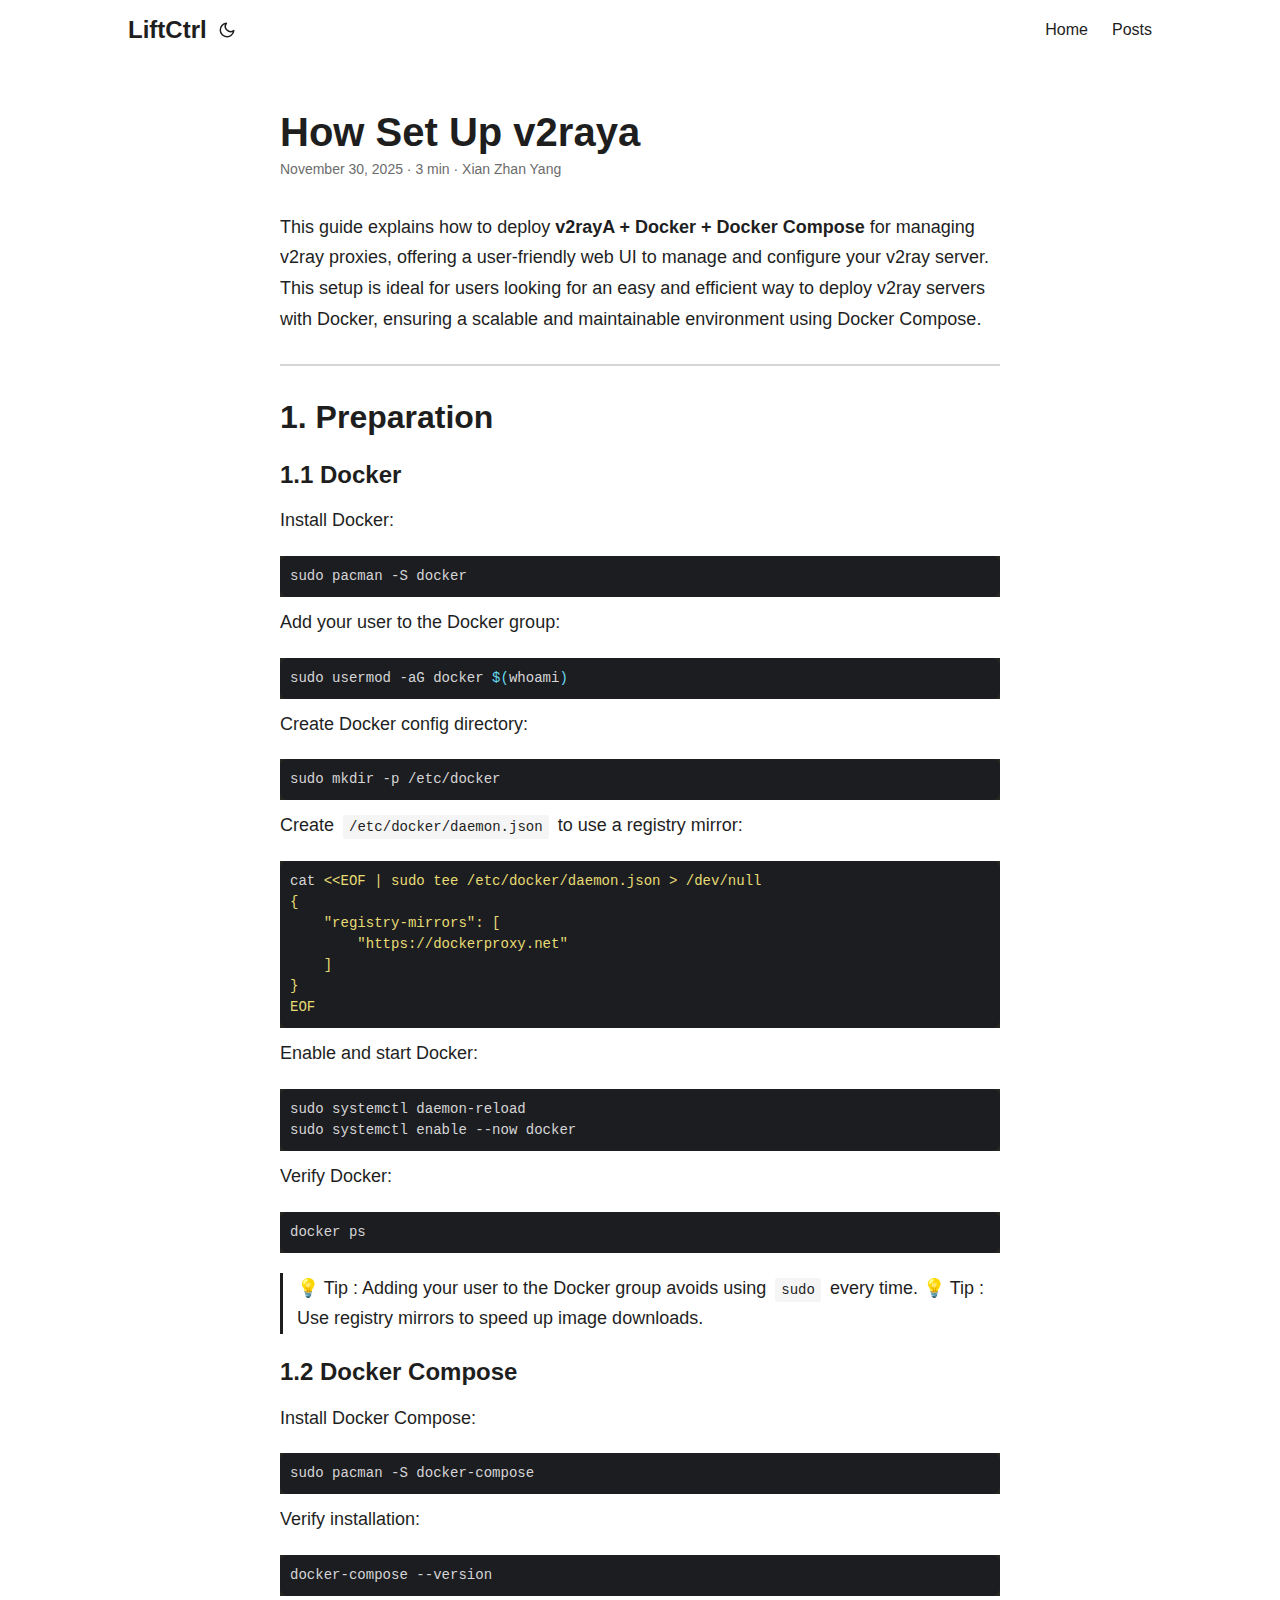
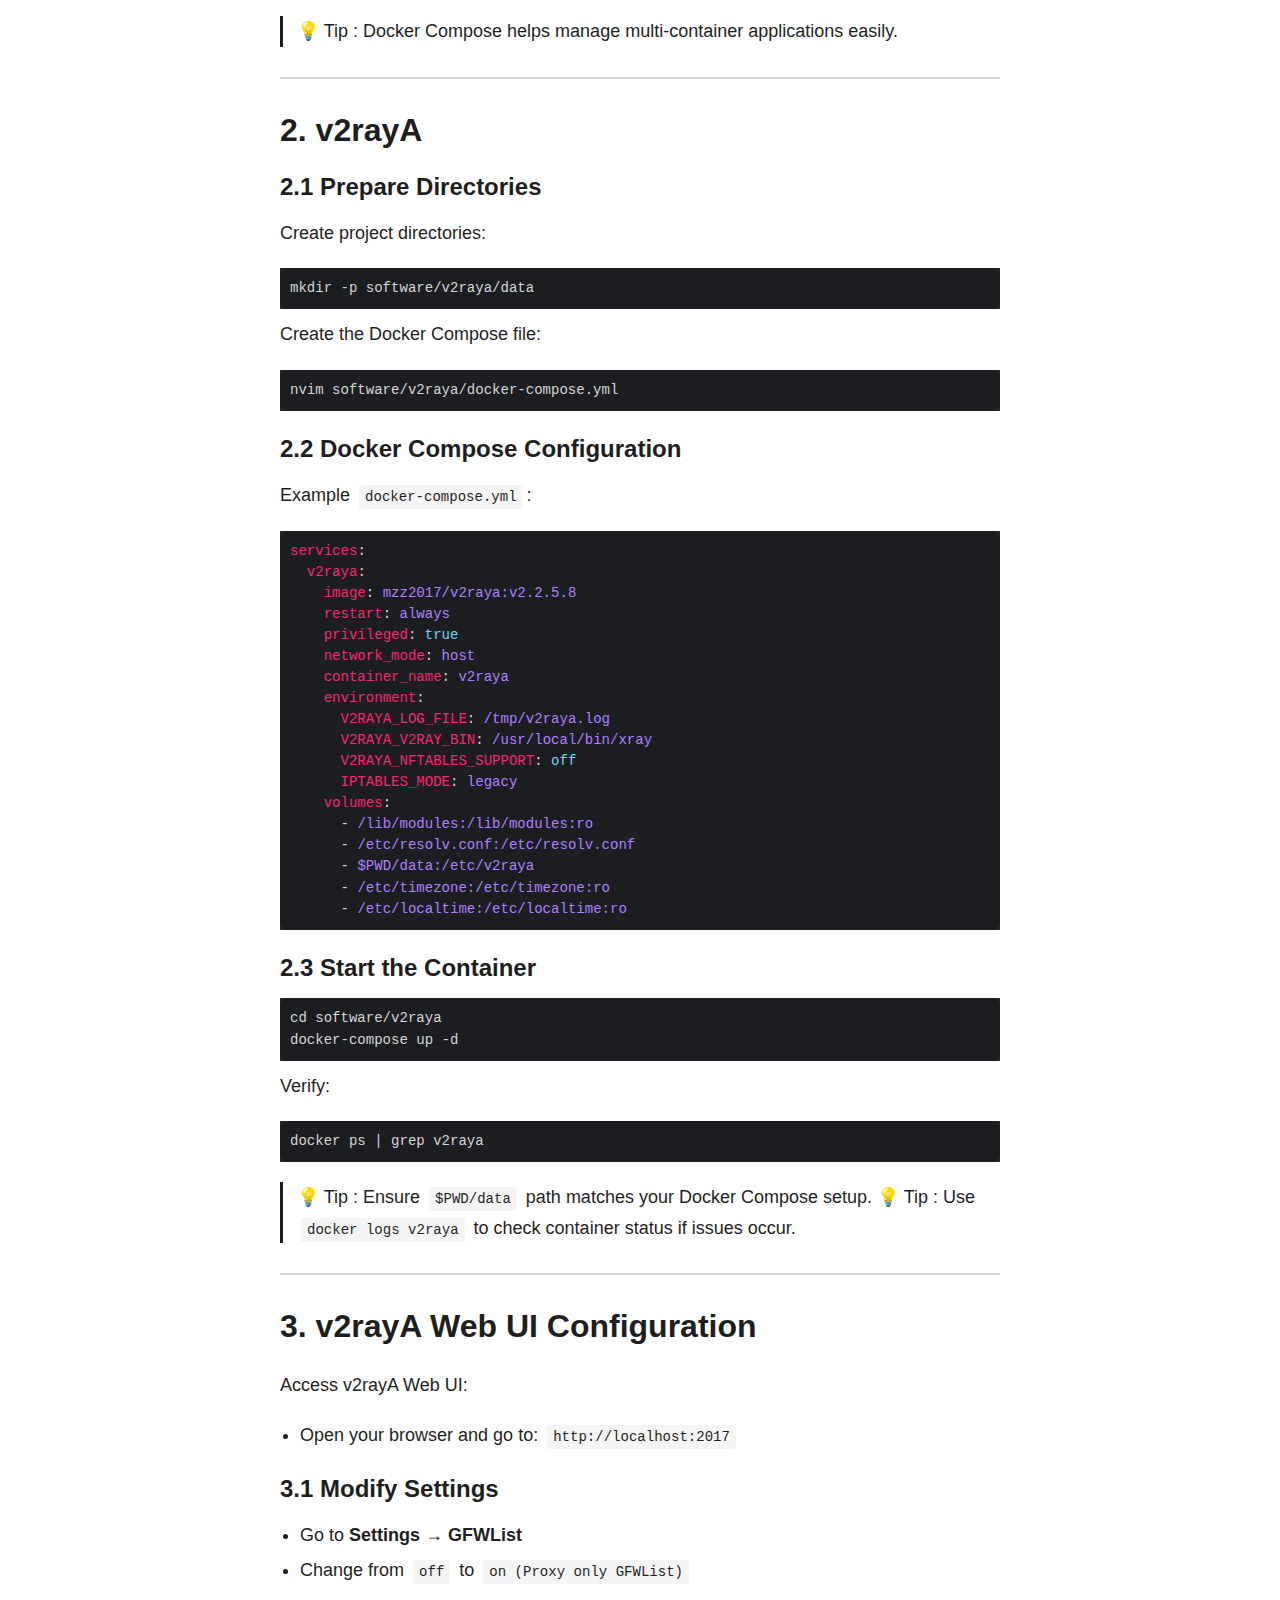
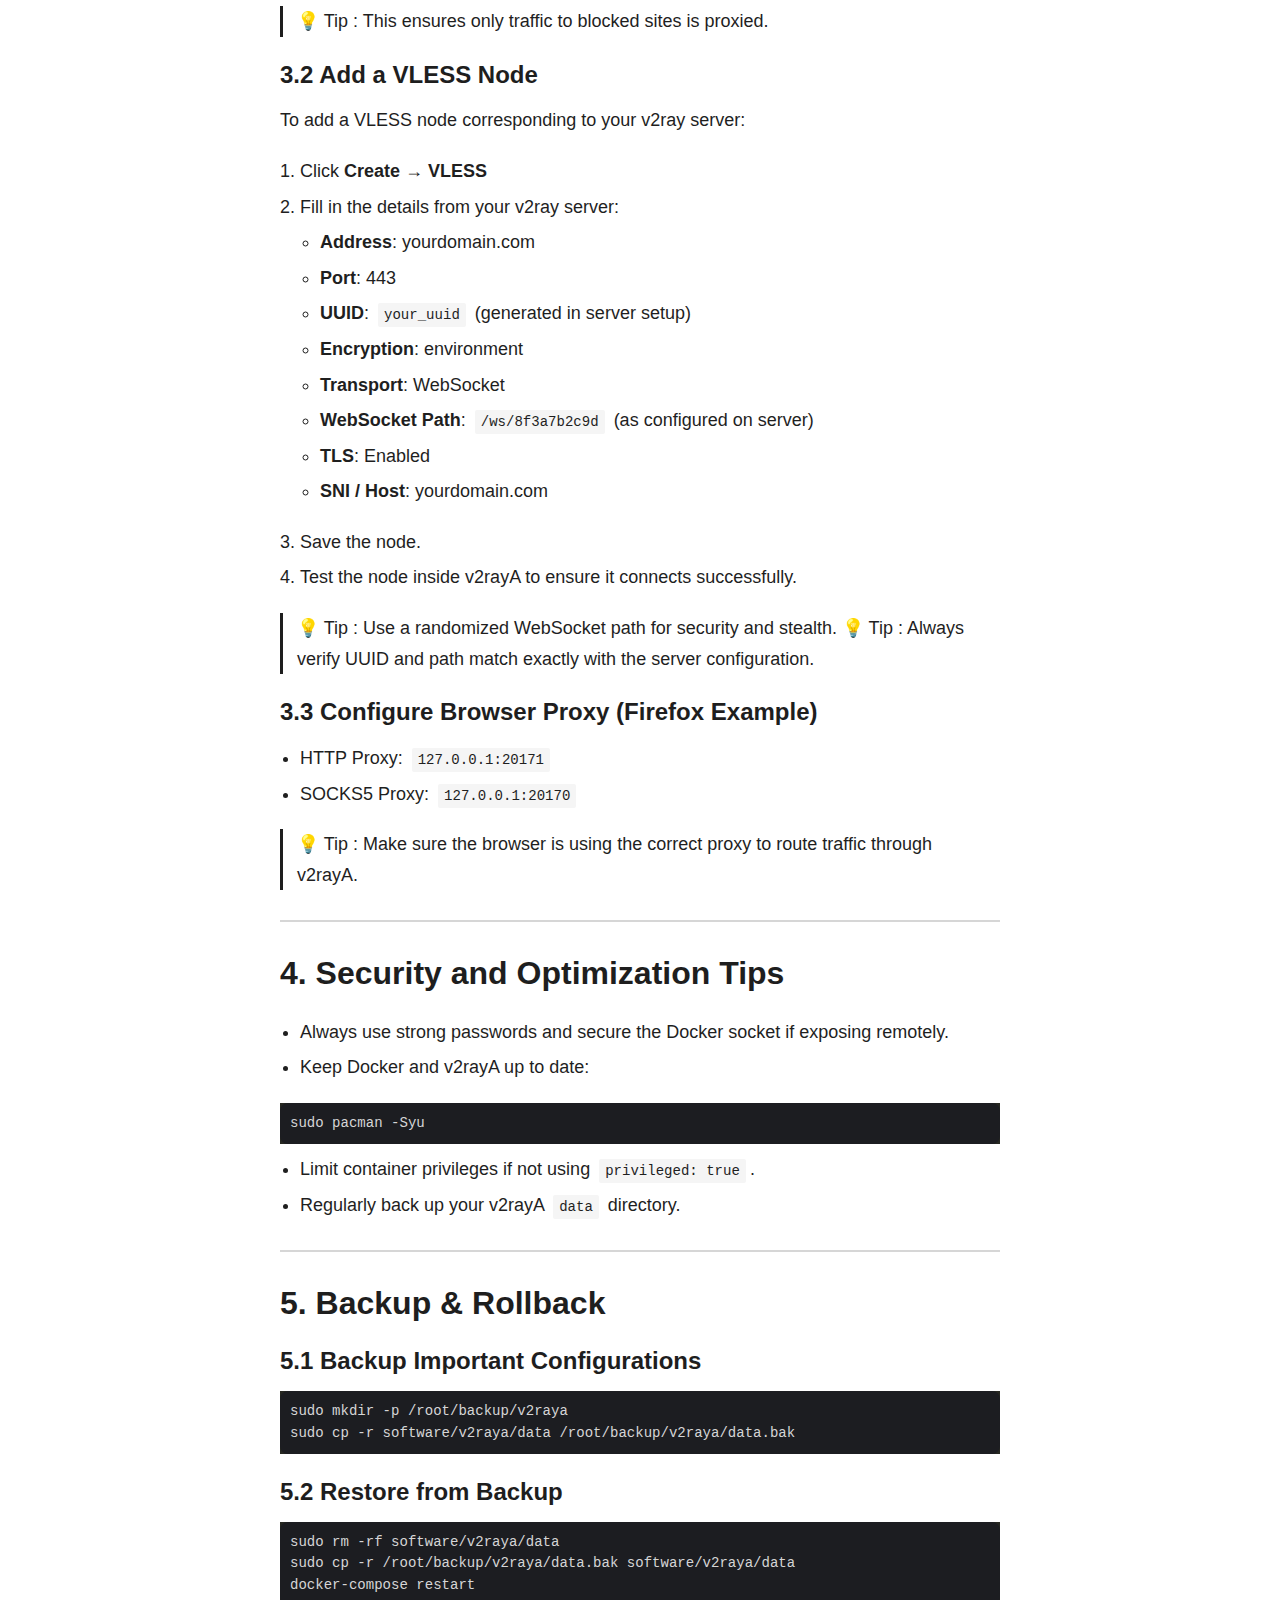
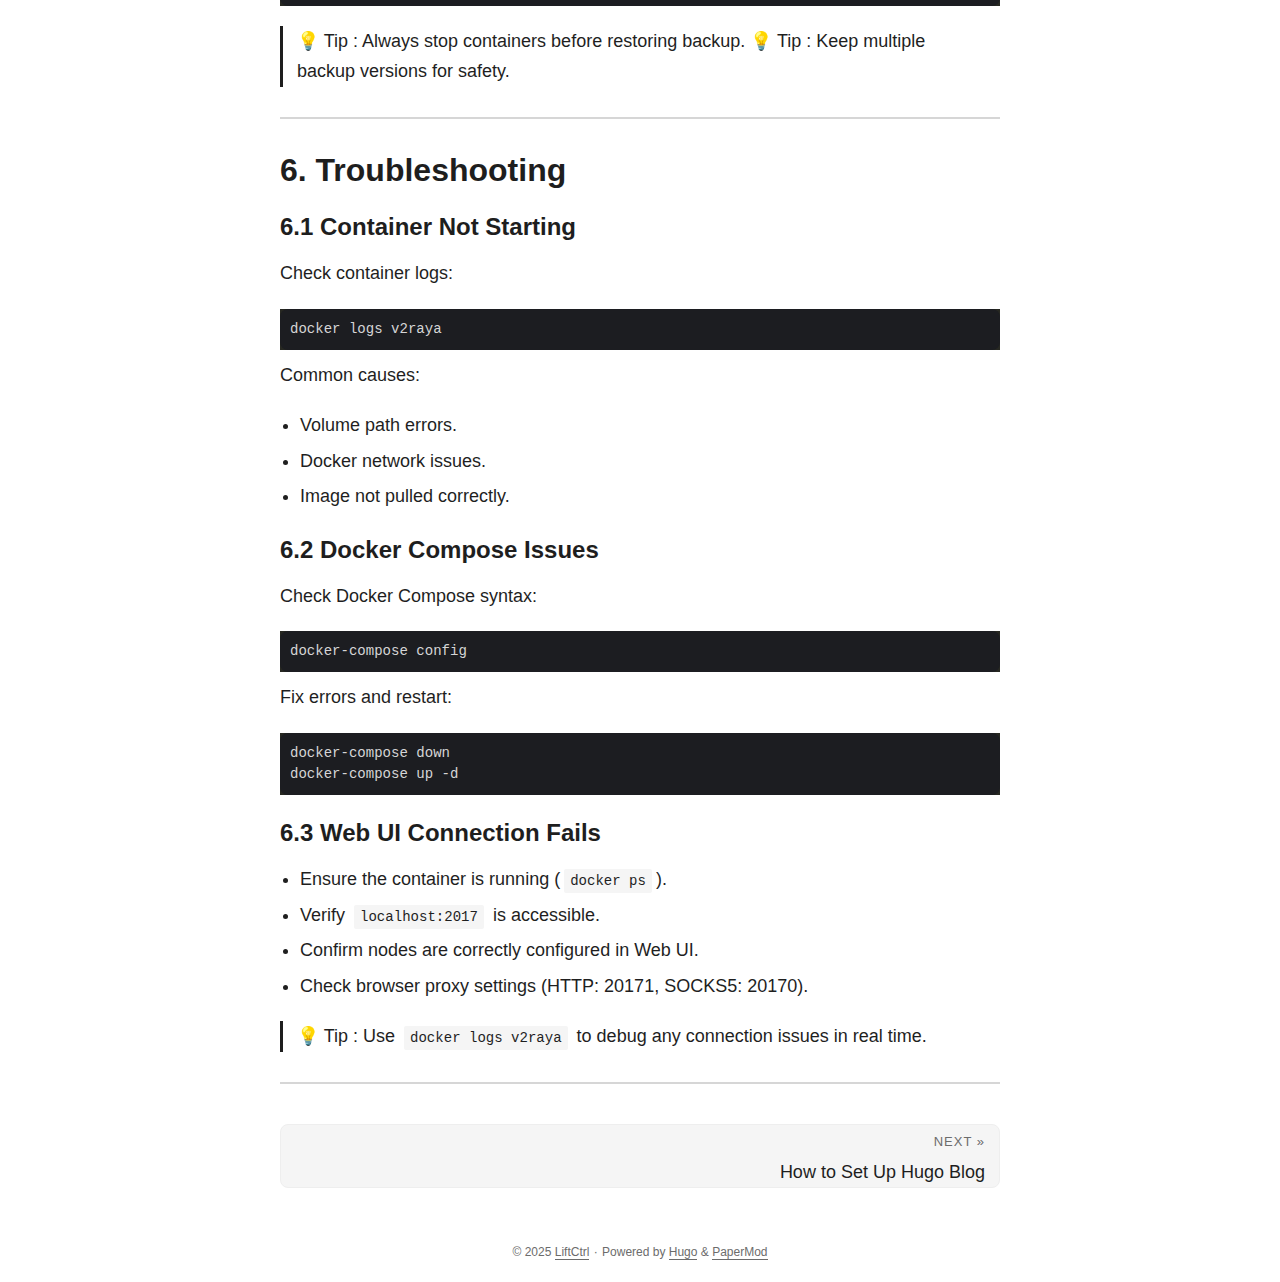
<file: posts/2025-11-30-how-set-up-v2raya/index.html>
<!doctype html><html lang=en dir=auto><head><meta charset=utf-8><meta http-equiv=X-UA-Compatible content="IE=edge"><meta name=viewport content="width=device-width,initial-scale=1,shrink-to-fit=no"><meta name=robots content="index, follow"><title>How Set Up v2raya | LiftCtrl</title><meta name=keywords content><meta name=description content="This guide explains how to deploy v2rayA + Docker + Docker Compose for managing v2ray proxies, offering a user-friendly web UI to manage and configure your v2ray server. This setup is ideal for users looking for an easy and efficient way to deploy v2ray servers with Docker, ensuring a scalable and maintainable environment using Docker Compose.

1. Preparation
1.1 Docker
Install Docker:
sudo pacman -S docker
Add your user to the Docker group:"><meta name=author content="Xian Zhan Yang"><link rel=canonical href=https://liftctrl.github.io/posts/2025-11-30-how-set-up-v2raya/><link crossorigin=anonymous href=/assets/css/stylesheet.5695715c022bbb5d41ba4755a440a0cabb52ac3d3747a403e9e827e64777d9a2.css integrity="sha256-VpVxXAIru11BukdVpECgyrtSrD03R6QD6egn5kd32aI=" rel="preload stylesheet" as=style><link rel=icon href=https://liftctrl.github.io/favicon.ico><link rel=icon type=image/png sizes=16x16 href=https://liftctrl.github.io/favicon-16x16.png><link rel=icon type=image/png sizes=32x32 href=https://liftctrl.github.io/favicon-32x32.png><link rel=apple-touch-icon href=https://liftctrl.github.io/apple-touch-icon.png><link rel=mask-icon href=https://liftctrl.github.io/safari-pinned-tab.svg><meta name=theme-color content="#2e2e33"><meta name=msapplication-TileColor content="#2e2e33"><link rel=alternate hreflang=en href=https://liftctrl.github.io/posts/2025-11-30-how-set-up-v2raya/><noscript><style>#theme-toggle,.top-link{display:none}</style><style>@media(prefers-color-scheme:dark){:root{--theme:rgb(29, 30, 32);--entry:rgb(46, 46, 51);--primary:rgb(218, 218, 219);--secondary:rgb(155, 156, 157);--tertiary:rgb(65, 66, 68);--content:rgb(196, 196, 197);--code-block-bg:rgb(46, 46, 51);--code-bg:rgb(55, 56, 62);--border:rgb(51, 51, 51)}.list{background:var(--theme)}.list:not(.dark)::-webkit-scrollbar-track{background:0 0}.list:not(.dark)::-webkit-scrollbar-thumb{border-color:var(--theme)}}</style></noscript><meta property="og:url" content="https://liftctrl.github.io/posts/2025-11-30-how-set-up-v2raya/"><meta property="og:site_name" content="LiftCtrl"><meta property="og:title" content="How Set Up v2raya"><meta property="og:description" content="This guide explains how to deploy v2rayA + Docker + Docker Compose for managing v2ray proxies, offering a user-friendly web UI to manage and configure your v2ray server. This setup is ideal for users looking for an easy and efficient way to deploy v2ray servers with Docker, ensuring a scalable and maintainable environment using Docker Compose.
1. Preparation 1.1 Docker Install Docker:
sudo pacman -S docker Add your user to the Docker group:"><meta property="og:locale" content="en"><meta property="og:type" content="article"><meta property="article:section" content="posts"><meta property="article:published_time" content="2025-11-30T14:11:22+08:00"><meta property="article:modified_time" content="2025-11-30T14:11:22+08:00"><meta name=twitter:card content="summary"><meta name=twitter:title content="How Set Up v2raya"><meta name=twitter:description content="This guide explains how to deploy v2rayA + Docker + Docker Compose for managing v2ray proxies, offering a user-friendly web UI to manage and configure your v2ray server. This setup is ideal for users looking for an easy and efficient way to deploy v2ray servers with Docker, ensuring a scalable and maintainable environment using Docker Compose.

1. Preparation
1.1 Docker
Install Docker:
sudo pacman -S docker
Add your user to the Docker group:"><script type=application/ld+json>{"@context":"https://schema.org","@type":"BreadcrumbList","itemListElement":[{"@type":"ListItem","position":1,"name":"Posts","item":"https://liftctrl.github.io/posts/"},{"@type":"ListItem","position":2,"name":"How Set Up v2raya","item":"https://liftctrl.github.io/posts/2025-11-30-how-set-up-v2raya/"}]}</script><script type=application/ld+json>{"@context":"https://schema.org","@type":"BlogPosting","headline":"How Set Up v2raya","name":"How Set Up v2raya","description":"This guide explains how to deploy v2rayA + Docker + Docker Compose for managing v2ray proxies, offering a user-friendly web UI to manage and configure your v2ray server. This setup is ideal for users looking for an easy and efficient way to deploy v2ray servers with Docker, ensuring a scalable and maintainable environment using Docker Compose.\n1. Preparation 1.1 Docker Install Docker:\nsudo pacman -S docker Add your user to the Docker group:\n","keywords":[],"articleBody":"This guide explains how to deploy v2rayA + Docker + Docker Compose for managing v2ray proxies, offering a user-friendly web UI to manage and configure your v2ray server. This setup is ideal for users looking for an easy and efficient way to deploy v2ray servers with Docker, ensuring a scalable and maintainable environment using Docker Compose.\n1. Preparation 1.1 Docker Install Docker:\nsudo pacman -S docker Add your user to the Docker group:\nsudo usermod -aG docker $(whoami) Create Docker config directory:\nsudo mkdir -p /etc/docker Create /etc/docker/daemon.json to use a registry mirror:\ncat \u003c /dev/null { \"registry-mirrors\": [ \"https://dockerproxy.net\" ] } EOF Enable and start Docker:\nsudo systemctl daemon-reload sudo systemctl enable --now docker Verify Docker:\ndocker ps 💡 Tip : Adding your user to the Docker group avoids using sudo every time. 💡 Tip : Use registry mirrors to speed up image downloads.\n1.2 Docker Compose Install Docker Compose:\nsudo pacman -S docker-compose Verify installation:\ndocker-compose --version 💡 Tip : Docker Compose helps manage multi-container applications easily.\n2. v2rayA 2.1 Prepare Directories Create project directories:\nmkdir -p software/v2raya/data Create the Docker Compose file:\nnvim software/v2raya/docker-compose.yml 2.2 Docker Compose Configuration Example docker-compose.yml:\nservices: v2raya: image: mzz2017/v2raya:v2.2.5.8 restart: always privileged: true network_mode: host container_name: v2raya environment: V2RAYA_LOG_FILE: /tmp/v2raya.log V2RAYA_V2RAY_BIN: /usr/local/bin/xray V2RAYA_NFTABLES_SUPPORT: off IPTABLES_MODE: legacy volumes: - /lib/modules:/lib/modules:ro - /etc/resolv.conf:/etc/resolv.conf - $PWD/data:/etc/v2raya - /etc/timezone:/etc/timezone:ro - /etc/localtime:/etc/localtime:ro 2.3 Start the Container cd software/v2raya docker-compose up -d Verify:\ndocker ps | grep v2raya 💡 Tip : Ensure $PWD/data path matches your Docker Compose setup. 💡 Tip : Use docker logs v2raya to check container status if issues occur.\n3. v2rayA Web UI Configuration Access v2rayA Web UI:\nOpen your browser and go to: http://localhost:2017 3.1 Modify Settings Go to Settings → GFWList Change from off to on (Proxy only GFWList) 💡 Tip : This ensures only traffic to blocked sites is proxied.\n3.2 Add a VLESS Node To add a VLESS node corresponding to your v2ray server:\nClick Create → VLESS Fill in the details from your v2ray server: Address: yourdomain.com Port: 443 UUID: your_uuid (generated in server setup) Encryption: environment Transport: WebSocket WebSocket Path: /ws/8f3a7b2c9d (as configured on server) TLS: Enabled SNI / Host: yourdomain.com Save the node. Test the node inside v2rayA to ensure it connects successfully. 💡 Tip : Use a randomized WebSocket path for security and stealth. 💡 Tip : Always verify UUID and path match exactly with the server configuration.\n3.3 Configure Browser Proxy (Firefox Example) HTTP Proxy: 127.0.0.1:20171 SOCKS5 Proxy: 127.0.0.1:20170 💡 Tip : Make sure the browser is using the correct proxy to route traffic through v2rayA.\n4. Security and Optimization Tips Always use strong passwords and secure the Docker socket if exposing remotely. Keep Docker and v2rayA up to date: sudo pacman -Syu Limit container privileges if not using privileged: true. Regularly back up your v2rayA data directory. 5. Backup \u0026 Rollback 5.1 Backup Important Configurations sudo mkdir -p /root/backup/v2raya sudo cp -r software/v2raya/data /root/backup/v2raya/data.bak 5.2 Restore from Backup sudo rm -rf software/v2raya/data sudo cp -r /root/backup/v2raya/data.bak software/v2raya/data docker-compose restart 💡 Tip : Always stop containers before restoring backup. 💡 Tip : Keep multiple backup versions for safety.\n6. Troubleshooting 6.1 Container Not Starting Check container logs:\ndocker logs v2raya Common causes:\nVolume path errors. Docker network issues. Image not pulled correctly. 6.2 Docker Compose Issues Check Docker Compose syntax:\ndocker-compose config Fix errors and restart:\ndocker-compose down docker-compose up -d 6.3 Web UI Connection Fails Ensure the container is running (docker ps). Verify localhost:2017 is accessible. Confirm nodes are correctly configured in Web UI. Check browser proxy settings (HTTP: 20171, SOCKS5: 20170). 💡 Tip : Use docker logs v2raya to debug any connection issues in real time.\n","wordCount":"618","inLanguage":"en","datePublished":"2025-11-30T14:11:22+08:00","dateModified":"2025-11-30T14:11:22+08:00","author":{"@type":"Person","name":"Xian Zhan Yang"},"mainEntityOfPage":{"@type":"WebPage","@id":"https://liftctrl.github.io/posts/2025-11-30-how-set-up-v2raya/"},"publisher":{"@type":"Organization","name":"LiftCtrl","logo":{"@type":"ImageObject","url":"https://liftctrl.github.io/favicon.ico"}}}</script></head><body id=top><script>localStorage.getItem("pref-theme")==="dark"?document.body.classList.add("dark"):localStorage.getItem("pref-theme")==="light"?document.body.classList.remove("dark"):window.matchMedia("(prefers-color-scheme: dark)").matches&&document.body.classList.add("dark")</script><header class=header><nav class=nav><div class=logo><a href=https://liftctrl.github.io/ accesskey=h title="LiftCtrl (Alt + H)">LiftCtrl</a><div class=logo-switches><button id=theme-toggle accesskey=t title="(Alt + T)" aria-label="Toggle theme">
<svg id="moon" width="24" height="18" viewBox="0 0 24 24" fill="none" stroke="currentColor" stroke-width="2" stroke-linecap="round" stroke-linejoin="round"><path d="M21 12.79A9 9 0 1111.21 3 7 7 0 0021 12.79z"/></svg>
<svg id="sun" width="24" height="18" viewBox="0 0 24 24" fill="none" stroke="currentColor" stroke-width="2" stroke-linecap="round" stroke-linejoin="round"><circle cx="12" cy="12" r="5"/><line x1="12" y1="1" x2="12" y2="3"/><line x1="12" y1="21" x2="12" y2="23"/><line x1="4.22" y1="4.22" x2="5.64" y2="5.64"/><line x1="18.36" y1="18.36" x2="19.78" y2="19.78"/><line x1="1" y1="12" x2="3" y2="12"/><line x1="21" y1="12" x2="23" y2="12"/><line x1="4.22" y1="19.78" x2="5.64" y2="18.36"/><line x1="18.36" y1="5.64" x2="19.78" y2="4.22"/></svg></button></div></div><ul id=menu><li><a href=https://liftctrl.github.io/ title=Home><span>Home</span></a></li><li><a href=https://liftctrl.github.io/posts/ title=Posts><span>Posts</span></a></li></ul></nav></header><main class=main><article class=post-single><header class=post-header><h1 class="post-title entry-hint-parent">How Set Up v2raya</h1><div class=post-meta><span title='2025-11-30 14:11:22 +0800 +0800'>November 30, 2025</span>&nbsp;·&nbsp;<span>3 min</span>&nbsp;·&nbsp;<span>Xian Zhan Yang</span></div></header><div class=post-content><p>This guide explains how to deploy <strong>v2rayA + Docker + Docker Compose</strong> for managing v2ray proxies, offering a user-friendly web UI to manage and configure your v2ray server. This setup is ideal for users looking for an easy and efficient way to deploy v2ray servers with Docker, ensuring a scalable and maintainable environment using Docker Compose.</p><hr><h2 id=1-preparation>1. Preparation<a hidden class=anchor aria-hidden=true href=#1-preparation>#</a></h2><h3 id=11-docker>1.1 Docker<a hidden class=anchor aria-hidden=true href=#11-docker>#</a></h3><p>Install Docker:</p><div class=highlight><pre tabindex=0 style=color:#f8f8f2;background-color:#272822;-moz-tab-size:4;-o-tab-size:4;tab-size:4><code class=language-bash data-lang=bash><span style=display:flex><span>sudo pacman -S docker
</span></span></code></pre></div><p>Add your user to the Docker group:</p><div class=highlight><pre tabindex=0 style=color:#f8f8f2;background-color:#272822;-moz-tab-size:4;-o-tab-size:4;tab-size:4><code class=language-bash data-lang=bash><span style=display:flex><span>sudo usermod -aG docker <span style=color:#66d9ef>$(</span>whoami<span style=color:#66d9ef>)</span>
</span></span></code></pre></div><p>Create Docker config directory:</p><div class=highlight><pre tabindex=0 style=color:#f8f8f2;background-color:#272822;-moz-tab-size:4;-o-tab-size:4;tab-size:4><code class=language-bash data-lang=bash><span style=display:flex><span>sudo mkdir -p /etc/docker
</span></span></code></pre></div><p>Create <code>/etc/docker/daemon.json</code> to use a registry mirror:</p><div class=highlight><pre tabindex=0 style=color:#f8f8f2;background-color:#272822;-moz-tab-size:4;-o-tab-size:4;tab-size:4><code class=language-bash data-lang=bash><span style=display:flex><span>cat <span style=color:#e6db74>&lt;&lt;EOF | sudo tee /etc/docker/daemon.json &gt; /dev/null
</span></span></span><span style=display:flex><span><span style=color:#e6db74>{
</span></span></span><span style=display:flex><span><span style=color:#e6db74>    &#34;registry-mirrors&#34;: [
</span></span></span><span style=display:flex><span><span style=color:#e6db74>        &#34;https://dockerproxy.net&#34;
</span></span></span><span style=display:flex><span><span style=color:#e6db74>    ]
</span></span></span><span style=display:flex><span><span style=color:#e6db74>}
</span></span></span><span style=display:flex><span><span style=color:#e6db74>EOF</span>
</span></span></code></pre></div><p>Enable and start Docker:</p><div class=highlight><pre tabindex=0 style=color:#f8f8f2;background-color:#272822;-moz-tab-size:4;-o-tab-size:4;tab-size:4><code class=language-bash data-lang=bash><span style=display:flex><span>sudo systemctl daemon-reload
</span></span><span style=display:flex><span>sudo systemctl enable --now docker
</span></span></code></pre></div><p>Verify Docker:</p><div class=highlight><pre tabindex=0 style=color:#f8f8f2;background-color:#272822;-moz-tab-size:4;-o-tab-size:4;tab-size:4><code class=language-bash data-lang=bash><span style=display:flex><span>docker ps
</span></span></code></pre></div><blockquote><p>💡 Tip : Adding your user to the Docker group avoids using <code>sudo</code> every time.
💡 Tip : Use registry mirrors to speed up image downloads.</p></blockquote><h3 id=12-docker-compose>1.2 Docker Compose<a hidden class=anchor aria-hidden=true href=#12-docker-compose>#</a></h3><p>Install Docker Compose:</p><div class=highlight><pre tabindex=0 style=color:#f8f8f2;background-color:#272822;-moz-tab-size:4;-o-tab-size:4;tab-size:4><code class=language-bash data-lang=bash><span style=display:flex><span>sudo pacman -S docker-compose
</span></span></code></pre></div><p>Verify installation:</p><div class=highlight><pre tabindex=0 style=color:#f8f8f2;background-color:#272822;-moz-tab-size:4;-o-tab-size:4;tab-size:4><code class=language-bash data-lang=bash><span style=display:flex><span>docker-compose --version
</span></span></code></pre></div><blockquote><p>💡 Tip : Docker Compose helps manage multi-container applications easily.</p></blockquote><hr><h2 id=2-v2raya>2. v2rayA<a hidden class=anchor aria-hidden=true href=#2-v2raya>#</a></h2><h3 id=21-prepare-directories>2.1 Prepare Directories<a hidden class=anchor aria-hidden=true href=#21-prepare-directories>#</a></h3><p>Create project directories:</p><div class=highlight><pre tabindex=0 style=color:#f8f8f2;background-color:#272822;-moz-tab-size:4;-o-tab-size:4;tab-size:4><code class=language-bash data-lang=bash><span style=display:flex><span>mkdir -p software/v2raya/data
</span></span></code></pre></div><p>Create the Docker Compose file:</p><div class=highlight><pre tabindex=0 style=color:#f8f8f2;background-color:#272822;-moz-tab-size:4;-o-tab-size:4;tab-size:4><code class=language-bash data-lang=bash><span style=display:flex><span>nvim software/v2raya/docker-compose.yml
</span></span></code></pre></div><h3 id=22-docker-compose-configuration>2.2 Docker Compose Configuration<a hidden class=anchor aria-hidden=true href=#22-docker-compose-configuration>#</a></h3><p>Example <code>docker-compose.yml</code>:</p><div class=highlight><pre tabindex=0 style=color:#f8f8f2;background-color:#272822;-moz-tab-size:4;-o-tab-size:4;tab-size:4><code class=language-yaml data-lang=yaml><span style=display:flex><span><span style=color:#f92672>services</span>:
</span></span><span style=display:flex><span>  <span style=color:#f92672>v2raya</span>:
</span></span><span style=display:flex><span>    <span style=color:#f92672>image</span>: <span style=color:#ae81ff>mzz2017/v2raya:v2.2.5.8</span>
</span></span><span style=display:flex><span>    <span style=color:#f92672>restart</span>: <span style=color:#ae81ff>always</span>
</span></span><span style=display:flex><span>    <span style=color:#f92672>privileged</span>: <span style=color:#66d9ef>true</span>
</span></span><span style=display:flex><span>    <span style=color:#f92672>network_mode</span>: <span style=color:#ae81ff>host</span>
</span></span><span style=display:flex><span>    <span style=color:#f92672>container_name</span>: <span style=color:#ae81ff>v2raya</span>
</span></span><span style=display:flex><span>    <span style=color:#f92672>environment</span>:
</span></span><span style=display:flex><span>      <span style=color:#f92672>V2RAYA_LOG_FILE</span>: <span style=color:#ae81ff>/tmp/v2raya.log</span>
</span></span><span style=display:flex><span>      <span style=color:#f92672>V2RAYA_V2RAY_BIN</span>: <span style=color:#ae81ff>/usr/local/bin/xray</span>
</span></span><span style=display:flex><span>      <span style=color:#f92672>V2RAYA_NFTABLES_SUPPORT</span>: <span style=color:#66d9ef>off</span>
</span></span><span style=display:flex><span>      <span style=color:#f92672>IPTABLES_MODE</span>: <span style=color:#ae81ff>legacy</span>
</span></span><span style=display:flex><span>    <span style=color:#f92672>volumes</span>:
</span></span><span style=display:flex><span>      - <span style=color:#ae81ff>/lib/modules:/lib/modules:ro</span>
</span></span><span style=display:flex><span>      - <span style=color:#ae81ff>/etc/resolv.conf:/etc/resolv.conf</span>
</span></span><span style=display:flex><span>      - <span style=color:#ae81ff>$PWD/data:/etc/v2raya</span>
</span></span><span style=display:flex><span>      - <span style=color:#ae81ff>/etc/timezone:/etc/timezone:ro</span>
</span></span><span style=display:flex><span>      - <span style=color:#ae81ff>/etc/localtime:/etc/localtime:ro</span>
</span></span></code></pre></div><h3 id=23-start-the-container>2.3 Start the Container<a hidden class=anchor aria-hidden=true href=#23-start-the-container>#</a></h3><div class=highlight><pre tabindex=0 style=color:#f8f8f2;background-color:#272822;-moz-tab-size:4;-o-tab-size:4;tab-size:4><code class=language-bash data-lang=bash><span style=display:flex><span>cd software/v2raya
</span></span><span style=display:flex><span>docker-compose up -d
</span></span></code></pre></div><p>Verify:</p><div class=highlight><pre tabindex=0 style=color:#f8f8f2;background-color:#272822;-moz-tab-size:4;-o-tab-size:4;tab-size:4><code class=language-bash data-lang=bash><span style=display:flex><span>docker ps | grep v2raya
</span></span></code></pre></div><blockquote><p>💡 Tip : Ensure <code>$PWD/data</code> path matches your Docker Compose setup.
💡 Tip : Use <code>docker logs v2raya</code> to check container status if issues occur.</p></blockquote><hr><h2 id=3-v2raya-web-ui-configuration>3. v2rayA Web UI Configuration<a hidden class=anchor aria-hidden=true href=#3-v2raya-web-ui-configuration>#</a></h2><p>Access v2rayA Web UI:</p><ul><li>Open your browser and go to: <code>http://localhost:2017</code></li></ul><h3 id=31-modify-settings>3.1 Modify Settings<a hidden class=anchor aria-hidden=true href=#31-modify-settings>#</a></h3><ul><li>Go to <strong>Settings</strong> → <strong>GFWList</strong></li><li>Change from <code>off</code> to <code>on (Proxy only GFWList)</code></li></ul><blockquote><p>💡 Tip : This ensures only traffic to blocked sites is proxied.</p></blockquote><h3 id=32-add-a-vless-node>3.2 Add a VLESS Node<a hidden class=anchor aria-hidden=true href=#32-add-a-vless-node>#</a></h3><p>To add a VLESS node corresponding to your v2ray server:</p><ol><li>Click <strong>Create</strong> → <strong>VLESS</strong></li><li>Fill in the details from your v2ray server:<ul><li><strong>Address</strong>: yourdomain.com</li><li><strong>Port</strong>: 443</li><li><strong>UUID</strong>: <code>your_uuid</code> (generated in server setup)</li><li><strong>Encryption</strong>: environment</li><li><strong>Transport</strong>: WebSocket</li><li><strong>WebSocket Path</strong>: <code>/ws/8f3a7b2c9d</code> (as configured on server)</li><li><strong>TLS</strong>: Enabled</li><li><strong>SNI / Host</strong>: yourdomain.com</li></ul></li><li>Save the node.</li><li>Test the node inside v2rayA to ensure it connects successfully.</li></ol><blockquote><p>💡 Tip : Use a randomized WebSocket path for security and stealth.
💡 Tip : Always verify UUID and path match exactly with the server configuration.</p></blockquote><h3 id=33-configure-browser-proxy-firefox-example>3.3 Configure Browser Proxy (Firefox Example)<a hidden class=anchor aria-hidden=true href=#33-configure-browser-proxy-firefox-example>#</a></h3><ul><li>HTTP Proxy: <code>127.0.0.1:20171</code></li><li>SOCKS5 Proxy: <code>127.0.0.1:20170</code></li></ul><blockquote><p>💡 Tip : Make sure the browser is using the correct proxy to route traffic through v2rayA.</p></blockquote><hr><h2 id=4-security-and-optimization-tips>4. Security and Optimization Tips<a hidden class=anchor aria-hidden=true href=#4-security-and-optimization-tips>#</a></h2><ul><li>Always use strong passwords and secure the Docker socket if exposing remotely.</li><li>Keep Docker and v2rayA up to date:</li></ul><div class=highlight><pre tabindex=0 style=color:#f8f8f2;background-color:#272822;-moz-tab-size:4;-o-tab-size:4;tab-size:4><code class=language-bash data-lang=bash><span style=display:flex><span>sudo pacman -Syu
</span></span></code></pre></div><ul><li>Limit container privileges if not using <code>privileged: true</code>.</li><li>Regularly back up your v2rayA <code>data</code> directory.</li></ul><hr><h2 id=5-backup--rollback>5. Backup & Rollback<a hidden class=anchor aria-hidden=true href=#5-backup--rollback>#</a></h2><h3 id=51-backup-important-configurations>5.1 Backup Important Configurations<a hidden class=anchor aria-hidden=true href=#51-backup-important-configurations>#</a></h3><div class=highlight><pre tabindex=0 style=color:#f8f8f2;background-color:#272822;-moz-tab-size:4;-o-tab-size:4;tab-size:4><code class=language-bash data-lang=bash><span style=display:flex><span>sudo mkdir -p /root/backup/v2raya
</span></span><span style=display:flex><span>sudo cp -r software/v2raya/data /root/backup/v2raya/data.bak
</span></span></code></pre></div><h3 id=52-restore-from-backup>5.2 Restore from Backup<a hidden class=anchor aria-hidden=true href=#52-restore-from-backup>#</a></h3><div class=highlight><pre tabindex=0 style=color:#f8f8f2;background-color:#272822;-moz-tab-size:4;-o-tab-size:4;tab-size:4><code class=language-bash data-lang=bash><span style=display:flex><span>sudo rm -rf software/v2raya/data
</span></span><span style=display:flex><span>sudo cp -r /root/backup/v2raya/data.bak software/v2raya/data
</span></span><span style=display:flex><span>docker-compose restart
</span></span></code></pre></div><blockquote><p>💡 Tip : Always stop containers before restoring backup.
💡 Tip : Keep multiple backup versions for safety.</p></blockquote><hr><h2 id=6-troubleshooting>6. Troubleshooting<a hidden class=anchor aria-hidden=true href=#6-troubleshooting>#</a></h2><h3 id=61-container-not-starting>6.1 Container Not Starting<a hidden class=anchor aria-hidden=true href=#61-container-not-starting>#</a></h3><p>Check container logs:</p><div class=highlight><pre tabindex=0 style=color:#f8f8f2;background-color:#272822;-moz-tab-size:4;-o-tab-size:4;tab-size:4><code class=language-bash data-lang=bash><span style=display:flex><span>docker logs v2raya
</span></span></code></pre></div><p>Common causes:</p><ul><li>Volume path errors.</li><li>Docker network issues.</li><li>Image not pulled correctly.</li></ul><h3 id=62-docker-compose-issues>6.2 Docker Compose Issues<a hidden class=anchor aria-hidden=true href=#62-docker-compose-issues>#</a></h3><p>Check Docker Compose syntax:</p><div class=highlight><pre tabindex=0 style=color:#f8f8f2;background-color:#272822;-moz-tab-size:4;-o-tab-size:4;tab-size:4><code class=language-bash data-lang=bash><span style=display:flex><span>docker-compose config
</span></span></code></pre></div><p>Fix errors and restart:</p><div class=highlight><pre tabindex=0 style=color:#f8f8f2;background-color:#272822;-moz-tab-size:4;-o-tab-size:4;tab-size:4><code class=language-bash data-lang=bash><span style=display:flex><span>docker-compose down
</span></span><span style=display:flex><span>docker-compose up -d
</span></span></code></pre></div><h3 id=63-web-ui-connection-fails>6.3 Web UI Connection Fails<a hidden class=anchor aria-hidden=true href=#63-web-ui-connection-fails>#</a></h3><ul><li>Ensure the container is running (<code>docker ps</code>).</li><li>Verify <code>localhost:2017</code> is accessible.</li><li>Confirm nodes are correctly configured in Web UI.</li><li>Check browser proxy settings (HTTP: 20171, SOCKS5: 20170).</li></ul><blockquote><p>💡 Tip : Use <code>docker logs v2raya</code> to debug any connection issues in real time.</p></blockquote><hr></div><footer class=post-footer><ul class=post-tags></ul><nav class=paginav><a class=next href=https://liftctrl.github.io/posts/2025-10-10-how-to-set-up-hugo-blog/><span class=title>Next »</span><br><span>How to Set Up Hugo Blog</span></a></nav></footer></article></main><footer class=footer><span>&copy; 2025 <a href=https://liftctrl.github.io/>LiftCtrl</a></span> ·
<span>Powered by
<a href=https://gohugo.io/ rel="noopener noreferrer" target=_blank>Hugo</a> &
<a href=https://github.com/adityatelange/hugo-PaperMod/ rel=noopener target=_blank>PaperMod</a></span></footer><a href=#top aria-label="go to top" title="Go to Top (Alt + G)" class=top-link id=top-link accesskey=g><svg viewBox="0 0 12 6" fill="currentColor"><path d="M12 6H0l6-6z"/></svg>
</a><script>let menu=document.getElementById("menu");menu&&(menu.scrollLeft=localStorage.getItem("menu-scroll-position"),menu.onscroll=function(){localStorage.setItem("menu-scroll-position",menu.scrollLeft)}),document.querySelectorAll('a[href^="#"]').forEach(e=>{e.addEventListener("click",function(e){e.preventDefault();var t=this.getAttribute("href").substr(1);window.matchMedia("(prefers-reduced-motion: reduce)").matches?document.querySelector(`[id='${decodeURIComponent(t)}']`).scrollIntoView():document.querySelector(`[id='${decodeURIComponent(t)}']`).scrollIntoView({behavior:"smooth"}),t==="top"?history.replaceState(null,null," "):history.pushState(null,null,`#${t}`)})})</script><script>var mybutton=document.getElementById("top-link");window.onscroll=function(){document.body.scrollTop>800||document.documentElement.scrollTop>800?(mybutton.style.visibility="visible",mybutton.style.opacity="1"):(mybutton.style.visibility="hidden",mybutton.style.opacity="0")}</script><script>document.getElementById("theme-toggle").addEventListener("click",()=>{document.body.className.includes("dark")?(document.body.classList.remove("dark"),localStorage.setItem("pref-theme","light")):(document.body.classList.add("dark"),localStorage.setItem("pref-theme","dark"))})</script></body></html>
</file>
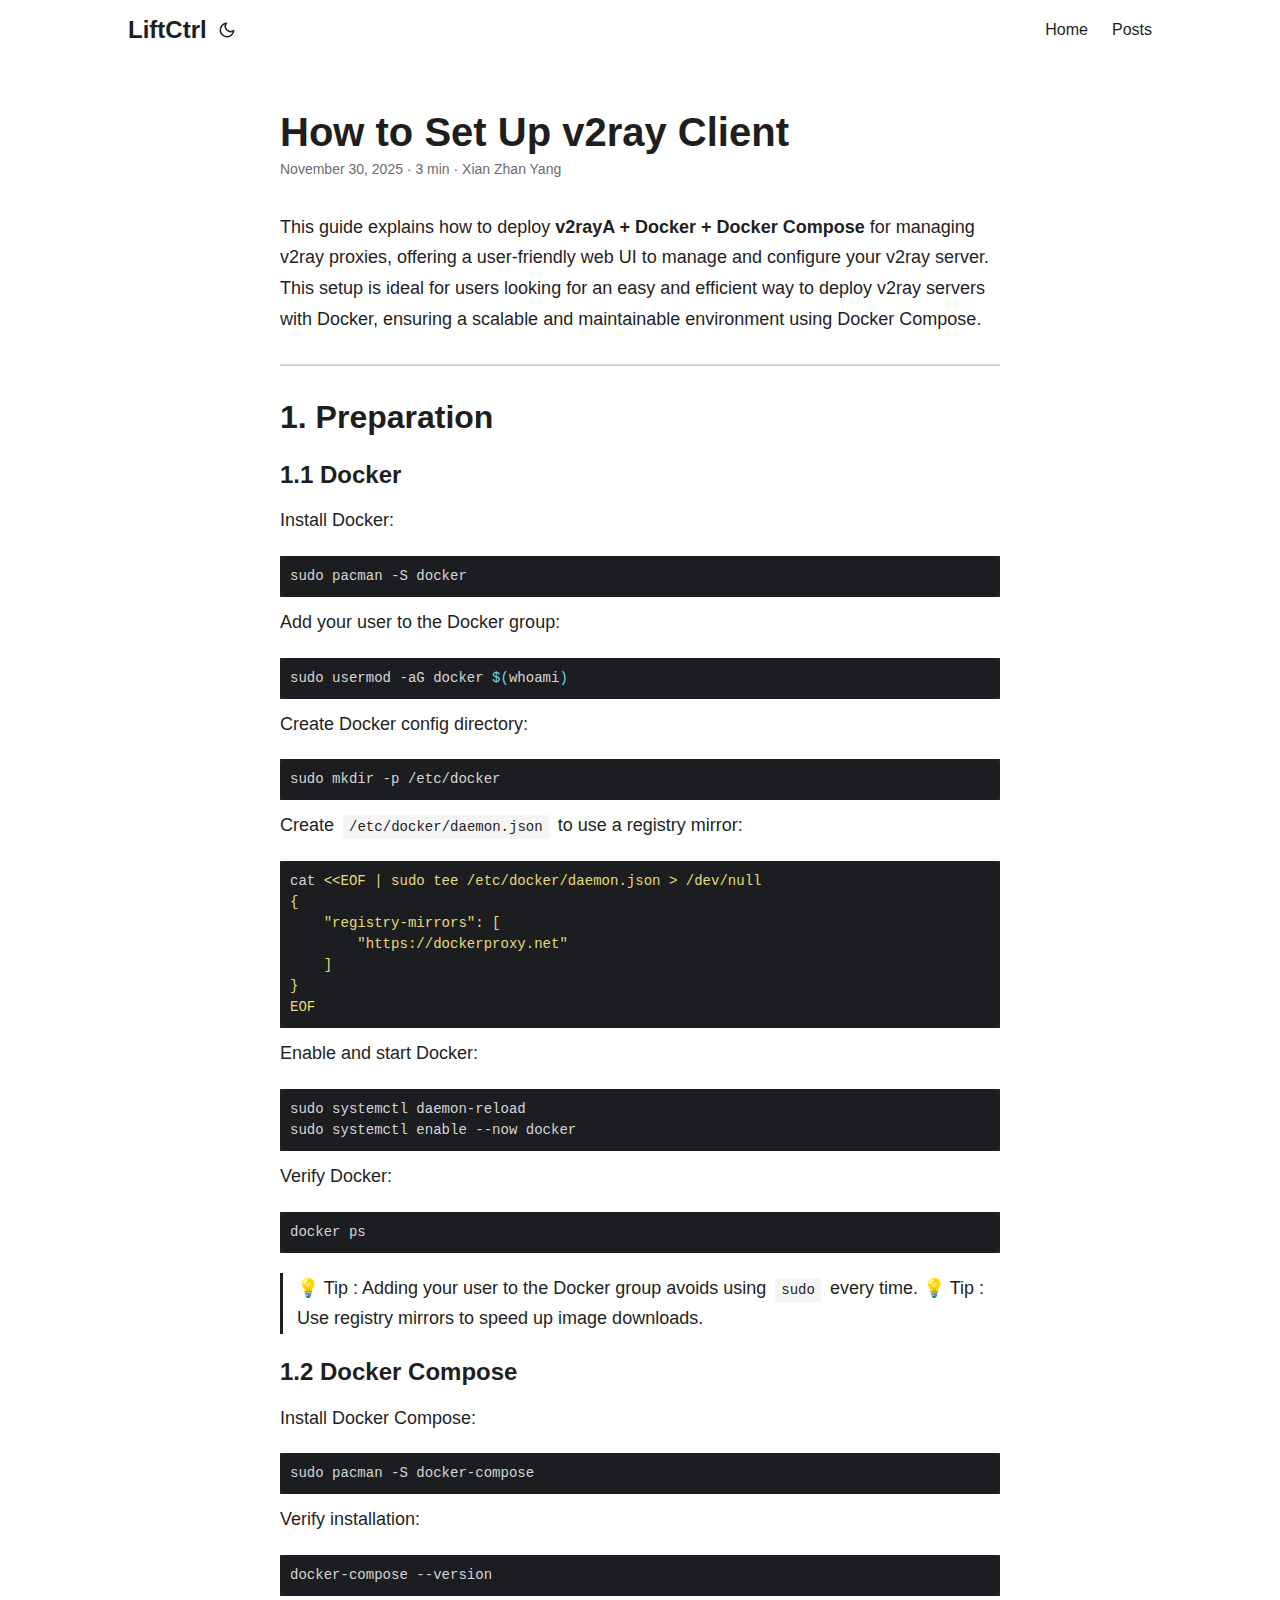
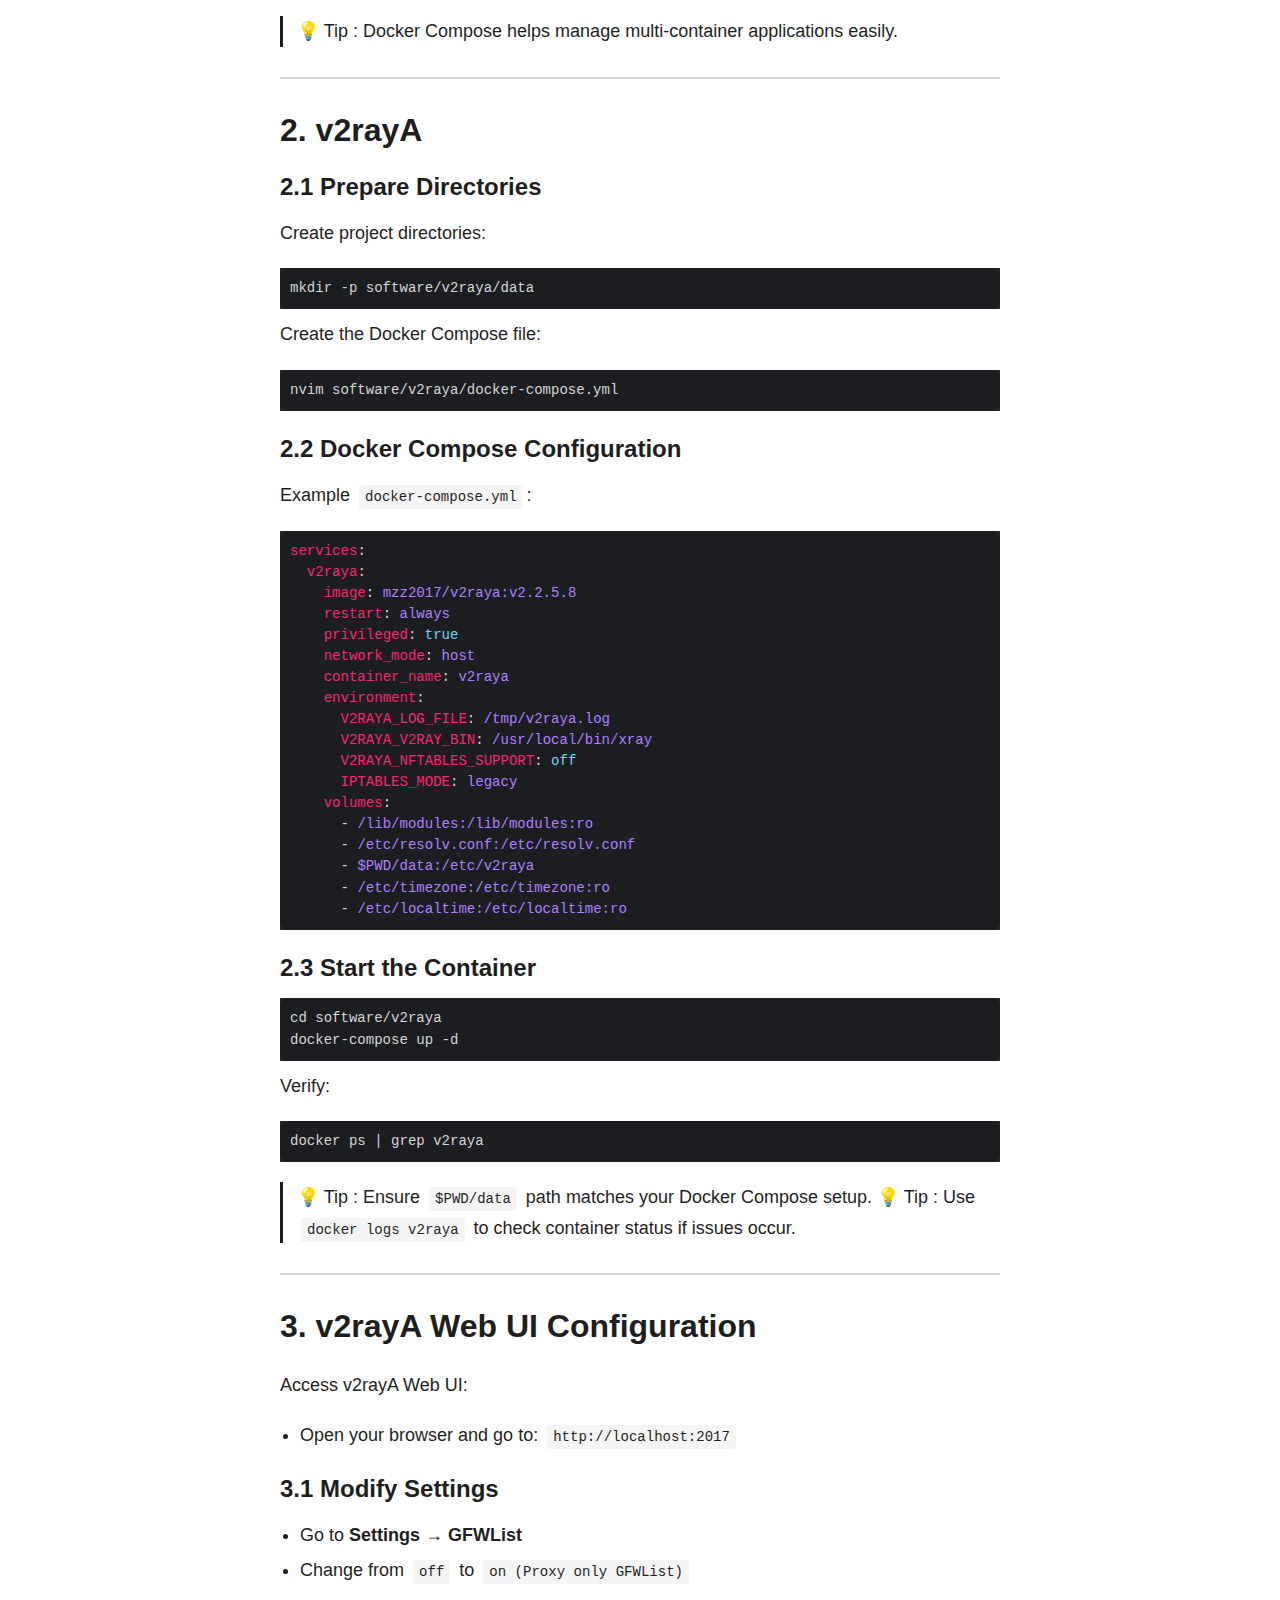
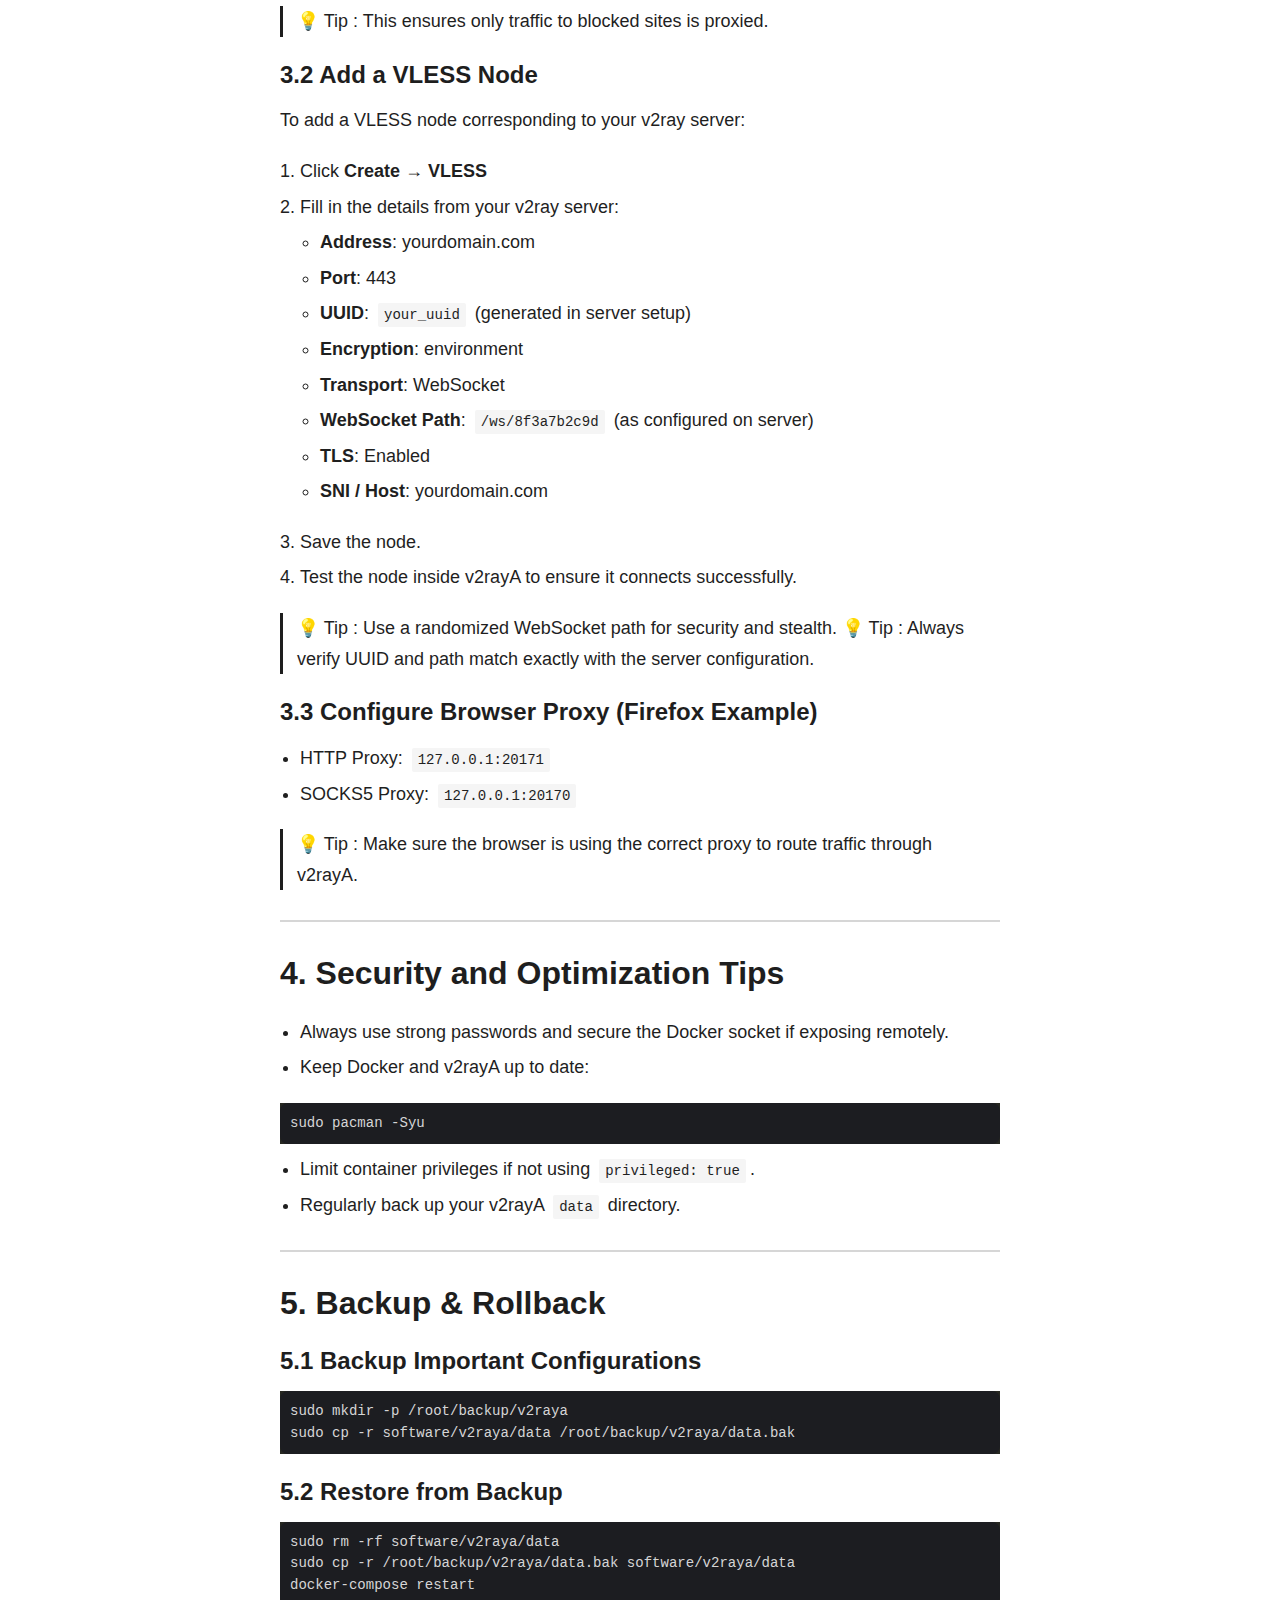
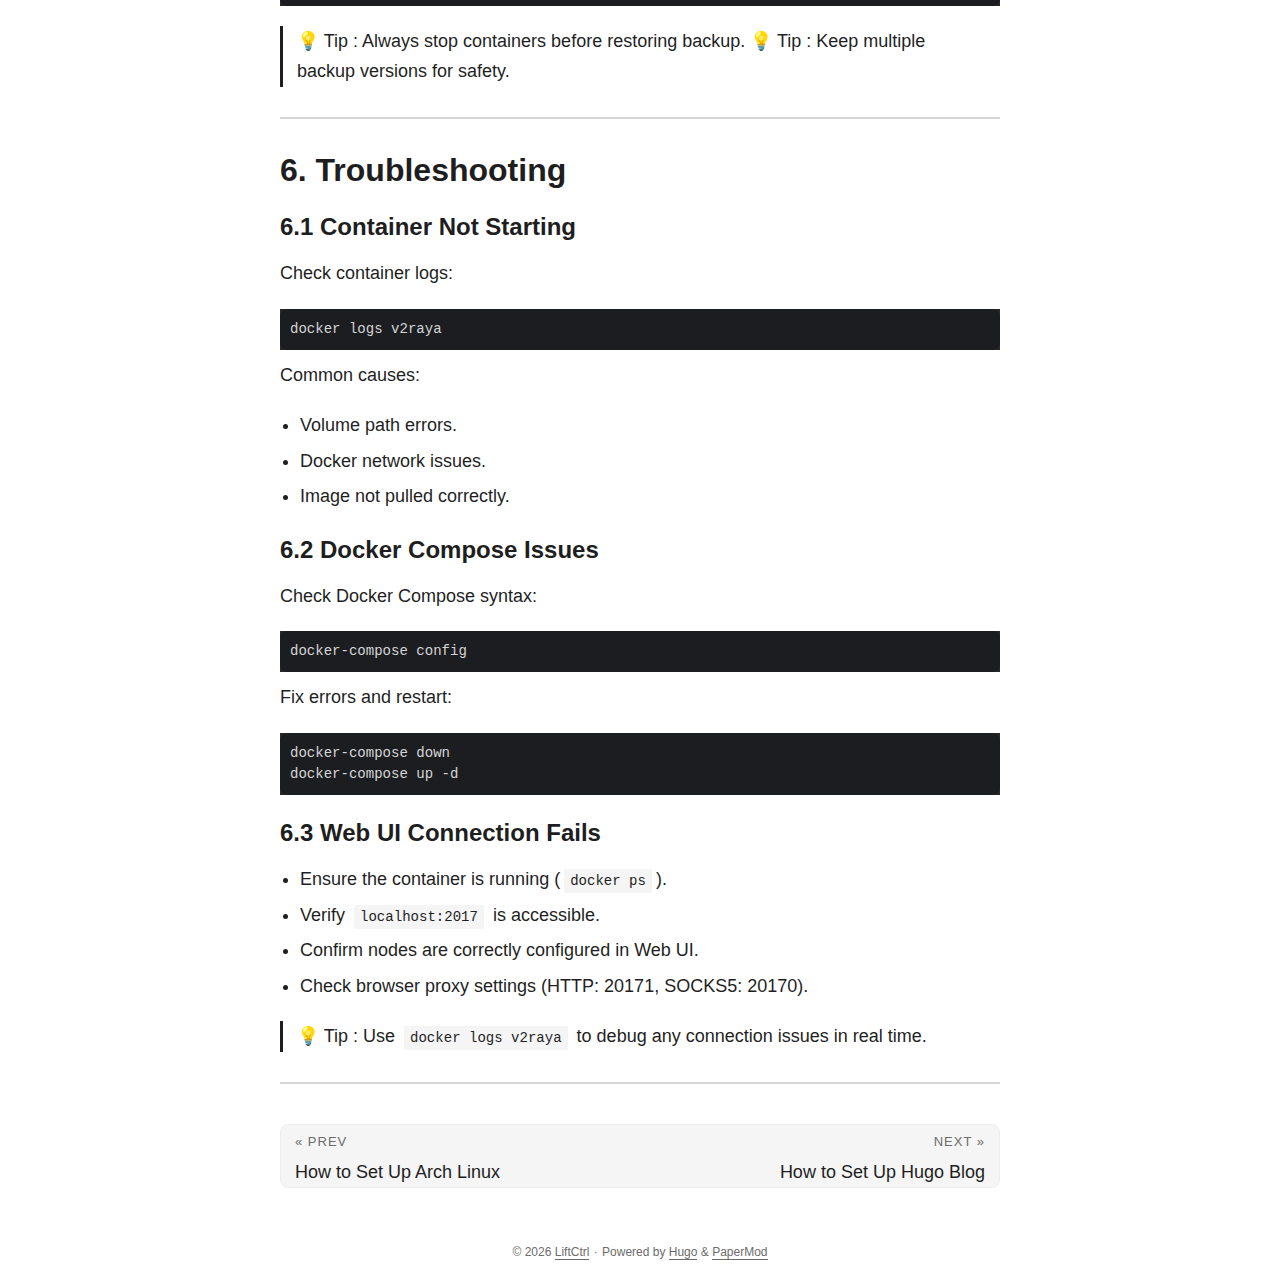
<file: posts/2025-11-30-how-to-set-up-v2ray-client/index.html>
<!doctype html><html lang=en dir=auto><head><meta charset=utf-8><meta http-equiv=X-UA-Compatible content="IE=edge"><meta name=viewport content="width=device-width,initial-scale=1,shrink-to-fit=no"><meta name=robots content="index, follow"><title>How to Set Up v2ray Client | LiftCtrl</title><meta name=keywords content><meta name=description content="This guide explains how to deploy v2rayA + Docker + Docker Compose for managing v2ray proxies, offering a user-friendly web UI to manage and configure your v2ray server. This setup is ideal for users looking for an easy and efficient way to deploy v2ray servers with Docker, ensuring a scalable and maintainable environment using Docker Compose.

1. Preparation
1.1 Docker
Install Docker:
sudo pacman -S docker
Add your user to the Docker group:"><meta name=author content="Xian Zhan Yang"><link rel=canonical href=https://liftctrl.github.io/posts/2025-11-30-how-to-set-up-v2ray-client/><link crossorigin=anonymous href=/assets/css/stylesheet.81e74040d38fcee7568787ccd58716f277fedaf35abedea6b2b3ee4275e13879.css integrity="sha256-gedAQNOPzudWh4fM1YcW8nf+2vNavt6msrPuQnXhOHk=" rel="preload stylesheet" as=style><link rel=icon href=https://liftctrl.github.io/favicon.ico><link rel=icon type=image/png sizes=16x16 href=https://liftctrl.github.io/favicon-16x16.png><link rel=icon type=image/png sizes=32x32 href=https://liftctrl.github.io/favicon-32x32.png><link rel=apple-touch-icon href=https://liftctrl.github.io/apple-touch-icon.png><link rel=mask-icon href=https://liftctrl.github.io/safari-pinned-tab.svg><meta name=theme-color content="#2e2e33"><meta name=msapplication-TileColor content="#2e2e33"><link rel=alternate hreflang=en href=https://liftctrl.github.io/posts/2025-11-30-how-to-set-up-v2ray-client/><noscript><style>#theme-toggle,.top-link{display:none}</style><style>@media(prefers-color-scheme:dark){:root{--theme:rgb(29, 30, 32);--entry:rgb(46, 46, 51);--primary:rgb(218, 218, 219);--secondary:rgb(155, 156, 157);--tertiary:rgb(65, 66, 68);--content:rgb(196, 196, 197);--code-block-bg:rgb(46, 46, 51);--code-bg:rgb(55, 56, 62);--border:rgb(51, 51, 51)}.list{background:var(--theme)}.list:not(.dark)::-webkit-scrollbar-track{background:0 0}.list:not(.dark)::-webkit-scrollbar-thumb{border-color:var(--theme)}}</style></noscript><meta property="og:url" content="https://liftctrl.github.io/posts/2025-11-30-how-to-set-up-v2ray-client/"><meta property="og:site_name" content="LiftCtrl"><meta property="og:title" content="How to Set Up v2ray Client"><meta property="og:description" content="This guide explains how to deploy v2rayA + Docker + Docker Compose for managing v2ray proxies, offering a user-friendly web UI to manage and configure your v2ray server. This setup is ideal for users looking for an easy and efficient way to deploy v2ray servers with Docker, ensuring a scalable and maintainable environment using Docker Compose.
1. Preparation 1.1 Docker Install Docker:
sudo pacman -S docker Add your user to the Docker group:"><meta property="og:locale" content="en"><meta property="og:type" content="article"><meta property="article:section" content="posts"><meta property="article:published_time" content="2025-11-30T15:08:23+08:00"><meta property="article:modified_time" content="2025-11-30T15:08:23+08:00"><meta name=twitter:card content="summary"><meta name=twitter:title content="How to Set Up v2ray Client"><meta name=twitter:description content="This guide explains how to deploy v2rayA + Docker + Docker Compose for managing v2ray proxies, offering a user-friendly web UI to manage and configure your v2ray server. This setup is ideal for users looking for an easy and efficient way to deploy v2ray servers with Docker, ensuring a scalable and maintainable environment using Docker Compose.

1. Preparation
1.1 Docker
Install Docker:
sudo pacman -S docker
Add your user to the Docker group:"><script type=application/ld+json>{"@context":"https://schema.org","@type":"BreadcrumbList","itemListElement":[{"@type":"ListItem","position":1,"name":"Posts","item":"https://liftctrl.github.io/posts/"},{"@type":"ListItem","position":2,"name":"How to Set Up v2ray Client","item":"https://liftctrl.github.io/posts/2025-11-30-how-to-set-up-v2ray-client/"}]}</script><script type=application/ld+json>{"@context":"https://schema.org","@type":"BlogPosting","headline":"How to Set Up v2ray Client","name":"How to Set Up v2ray Client","description":"This guide explains how to deploy v2rayA + Docker + Docker Compose for managing v2ray proxies, offering a user-friendly web UI to manage and configure your v2ray server. This setup is ideal for users looking for an easy and efficient way to deploy v2ray servers with Docker, ensuring a scalable and maintainable environment using Docker Compose.\n1. Preparation 1.1 Docker Install Docker:\nsudo pacman -S docker Add your user to the Docker group:\n","keywords":[],"articleBody":"This guide explains how to deploy v2rayA + Docker + Docker Compose for managing v2ray proxies, offering a user-friendly web UI to manage and configure your v2ray server. This setup is ideal for users looking for an easy and efficient way to deploy v2ray servers with Docker, ensuring a scalable and maintainable environment using Docker Compose.\n1. Preparation 1.1 Docker Install Docker:\nsudo pacman -S docker Add your user to the Docker group:\nsudo usermod -aG docker $(whoami) Create Docker config directory:\nsudo mkdir -p /etc/docker Create /etc/docker/daemon.json to use a registry mirror:\ncat \u003c /dev/null { \"registry-mirrors\": [ \"https://dockerproxy.net\" ] } EOF Enable and start Docker:\nsudo systemctl daemon-reload sudo systemctl enable --now docker Verify Docker:\ndocker ps 💡 Tip : Adding your user to the Docker group avoids using sudo every time. 💡 Tip : Use registry mirrors to speed up image downloads.\n1.2 Docker Compose Install Docker Compose:\nsudo pacman -S docker-compose Verify installation:\ndocker-compose --version 💡 Tip : Docker Compose helps manage multi-container applications easily.\n2. v2rayA 2.1 Prepare Directories Create project directories:\nmkdir -p software/v2raya/data Create the Docker Compose file:\nnvim software/v2raya/docker-compose.yml 2.2 Docker Compose Configuration Example docker-compose.yml:\nservices: v2raya: image: mzz2017/v2raya:v2.2.5.8 restart: always privileged: true network_mode: host container_name: v2raya environment: V2RAYA_LOG_FILE: /tmp/v2raya.log V2RAYA_V2RAY_BIN: /usr/local/bin/xray V2RAYA_NFTABLES_SUPPORT: off IPTABLES_MODE: legacy volumes: - /lib/modules:/lib/modules:ro - /etc/resolv.conf:/etc/resolv.conf - $PWD/data:/etc/v2raya - /etc/timezone:/etc/timezone:ro - /etc/localtime:/etc/localtime:ro 2.3 Start the Container cd software/v2raya docker-compose up -d Verify:\ndocker ps | grep v2raya 💡 Tip : Ensure $PWD/data path matches your Docker Compose setup. 💡 Tip : Use docker logs v2raya to check container status if issues occur.\n3. v2rayA Web UI Configuration Access v2rayA Web UI:\nOpen your browser and go to: http://localhost:2017 3.1 Modify Settings Go to Settings → GFWList Change from off to on (Proxy only GFWList) 💡 Tip : This ensures only traffic to blocked sites is proxied.\n3.2 Add a VLESS Node To add a VLESS node corresponding to your v2ray server:\nClick Create → VLESS Fill in the details from your v2ray server: Address: yourdomain.com Port: 443 UUID: your_uuid (generated in server setup) Encryption: environment Transport: WebSocket WebSocket Path: /ws/8f3a7b2c9d (as configured on server) TLS: Enabled SNI / Host: yourdomain.com Save the node. Test the node inside v2rayA to ensure it connects successfully. 💡 Tip : Use a randomized WebSocket path for security and stealth. 💡 Tip : Always verify UUID and path match exactly with the server configuration.\n3.3 Configure Browser Proxy (Firefox Example) HTTP Proxy: 127.0.0.1:20171 SOCKS5 Proxy: 127.0.0.1:20170 💡 Tip : Make sure the browser is using the correct proxy to route traffic through v2rayA.\n4. Security and Optimization Tips Always use strong passwords and secure the Docker socket if exposing remotely. Keep Docker and v2rayA up to date: sudo pacman -Syu Limit container privileges if not using privileged: true. Regularly back up your v2rayA data directory. 5. Backup \u0026 Rollback 5.1 Backup Important Configurations sudo mkdir -p /root/backup/v2raya sudo cp -r software/v2raya/data /root/backup/v2raya/data.bak 5.2 Restore from Backup sudo rm -rf software/v2raya/data sudo cp -r /root/backup/v2raya/data.bak software/v2raya/data docker-compose restart 💡 Tip : Always stop containers before restoring backup. 💡 Tip : Keep multiple backup versions for safety.\n6. Troubleshooting 6.1 Container Not Starting Check container logs:\ndocker logs v2raya Common causes:\nVolume path errors. Docker network issues. Image not pulled correctly. 6.2 Docker Compose Issues Check Docker Compose syntax:\ndocker-compose config Fix errors and restart:\ndocker-compose down docker-compose up -d 6.3 Web UI Connection Fails Ensure the container is running (docker ps). Verify localhost:2017 is accessible. Confirm nodes are correctly configured in Web UI. Check browser proxy settings (HTTP: 20171, SOCKS5: 20170). 💡 Tip : Use docker logs v2raya to debug any connection issues in real time.\n","wordCount":"618","inLanguage":"en","datePublished":"2025-11-30T15:08:23+08:00","dateModified":"2025-11-30T15:08:23+08:00","author":{"@type":"Person","name":"Xian Zhan Yang"},"mainEntityOfPage":{"@type":"WebPage","@id":"https://liftctrl.github.io/posts/2025-11-30-how-to-set-up-v2ray-client/"},"publisher":{"@type":"Organization","name":"LiftCtrl","logo":{"@type":"ImageObject","url":"https://liftctrl.github.io/favicon.ico"}}}</script></head><body id=top><script>localStorage.getItem("pref-theme")==="dark"?document.body.classList.add("dark"):localStorage.getItem("pref-theme")==="light"?document.body.classList.remove("dark"):window.matchMedia("(prefers-color-scheme: dark)").matches&&document.body.classList.add("dark")</script><header class=header><nav class=nav><div class=logo><a href=https://liftctrl.github.io/ accesskey=h title="LiftCtrl (Alt + H)">LiftCtrl</a><div class=logo-switches><button id=theme-toggle accesskey=t title="(Alt + T)" aria-label="Toggle theme">
<svg id="moon" width="24" height="18" viewBox="0 0 24 24" fill="none" stroke="currentColor" stroke-width="2" stroke-linecap="round" stroke-linejoin="round"><path d="M21 12.79A9 9 0 1111.21 3 7 7 0 0021 12.79z"/></svg>
<svg id="sun" width="24" height="18" viewBox="0 0 24 24" fill="none" stroke="currentColor" stroke-width="2" stroke-linecap="round" stroke-linejoin="round"><circle cx="12" cy="12" r="5"/><line x1="12" y1="1" x2="12" y2="3"/><line x1="12" y1="21" x2="12" y2="23"/><line x1="4.22" y1="4.22" x2="5.64" y2="5.64"/><line x1="18.36" y1="18.36" x2="19.78" y2="19.78"/><line x1="1" y1="12" x2="3" y2="12"/><line x1="21" y1="12" x2="23" y2="12"/><line x1="4.22" y1="19.78" x2="5.64" y2="18.36"/><line x1="18.36" y1="5.64" x2="19.78" y2="4.22"/></svg></button></div></div><ul id=menu><li><a href=https://liftctrl.github.io/ title=Home><span>Home</span></a></li><li><a href=https://liftctrl.github.io/posts/ title=Posts><span>Posts</span></a></li></ul></nav></header><main class=main><article class=post-single><header class=post-header><h1 class="post-title entry-hint-parent">How to Set Up v2ray Client</h1><div class=post-meta><span title='2025-11-30 15:08:23 +0800 +0800'>November 30, 2025</span>&nbsp;·&nbsp;<span>3 min</span>&nbsp;·&nbsp;<span>Xian Zhan Yang</span></div></header><div class=post-content><p>This guide explains how to deploy <strong>v2rayA + Docker + Docker Compose</strong> for managing v2ray proxies, offering a user-friendly web UI to manage and configure your v2ray server. This setup is ideal for users looking for an easy and efficient way to deploy v2ray servers with Docker, ensuring a scalable and maintainable environment using Docker Compose.</p><hr><h2 id=1-preparation>1. Preparation<a hidden class=anchor aria-hidden=true href=#1-preparation>#</a></h2><h3 id=11-docker>1.1 Docker<a hidden class=anchor aria-hidden=true href=#11-docker>#</a></h3><p>Install Docker:</p><div class=highlight><pre tabindex=0 style=color:#f8f8f2;background-color:#272822;-moz-tab-size:4;-o-tab-size:4;tab-size:4;-webkit-text-size-adjust:none><code class=language-bash data-lang=bash><span style=display:flex><span>sudo pacman -S docker
</span></span></code></pre></div><p>Add your user to the Docker group:</p><div class=highlight><pre tabindex=0 style=color:#f8f8f2;background-color:#272822;-moz-tab-size:4;-o-tab-size:4;tab-size:4;-webkit-text-size-adjust:none><code class=language-bash data-lang=bash><span style=display:flex><span>sudo usermod -aG docker <span style=color:#66d9ef>$(</span>whoami<span style=color:#66d9ef>)</span>
</span></span></code></pre></div><p>Create Docker config directory:</p><div class=highlight><pre tabindex=0 style=color:#f8f8f2;background-color:#272822;-moz-tab-size:4;-o-tab-size:4;tab-size:4;-webkit-text-size-adjust:none><code class=language-bash data-lang=bash><span style=display:flex><span>sudo mkdir -p /etc/docker
</span></span></code></pre></div><p>Create <code>/etc/docker/daemon.json</code> to use a registry mirror:</p><div class=highlight><pre tabindex=0 style=color:#f8f8f2;background-color:#272822;-moz-tab-size:4;-o-tab-size:4;tab-size:4;-webkit-text-size-adjust:none><code class=language-bash data-lang=bash><span style=display:flex><span>cat <span style=color:#e6db74>&lt;&lt;EOF | sudo tee /etc/docker/daemon.json &gt; /dev/null
</span></span></span><span style=display:flex><span><span style=color:#e6db74>{
</span></span></span><span style=display:flex><span><span style=color:#e6db74>    &#34;registry-mirrors&#34;: [
</span></span></span><span style=display:flex><span><span style=color:#e6db74>        &#34;https://dockerproxy.net&#34;
</span></span></span><span style=display:flex><span><span style=color:#e6db74>    ]
</span></span></span><span style=display:flex><span><span style=color:#e6db74>}
</span></span></span><span style=display:flex><span><span style=color:#e6db74>EOF</span>
</span></span></code></pre></div><p>Enable and start Docker:</p><div class=highlight><pre tabindex=0 style=color:#f8f8f2;background-color:#272822;-moz-tab-size:4;-o-tab-size:4;tab-size:4;-webkit-text-size-adjust:none><code class=language-bash data-lang=bash><span style=display:flex><span>sudo systemctl daemon-reload
</span></span><span style=display:flex><span>sudo systemctl enable --now docker
</span></span></code></pre></div><p>Verify Docker:</p><div class=highlight><pre tabindex=0 style=color:#f8f8f2;background-color:#272822;-moz-tab-size:4;-o-tab-size:4;tab-size:4;-webkit-text-size-adjust:none><code class=language-bash data-lang=bash><span style=display:flex><span>docker ps
</span></span></code></pre></div><blockquote><p>💡 Tip : Adding your user to the Docker group avoids using <code>sudo</code> every time.
💡 Tip : Use registry mirrors to speed up image downloads.</p></blockquote><h3 id=12-docker-compose>1.2 Docker Compose<a hidden class=anchor aria-hidden=true href=#12-docker-compose>#</a></h3><p>Install Docker Compose:</p><div class=highlight><pre tabindex=0 style=color:#f8f8f2;background-color:#272822;-moz-tab-size:4;-o-tab-size:4;tab-size:4;-webkit-text-size-adjust:none><code class=language-bash data-lang=bash><span style=display:flex><span>sudo pacman -S docker-compose
</span></span></code></pre></div><p>Verify installation:</p><div class=highlight><pre tabindex=0 style=color:#f8f8f2;background-color:#272822;-moz-tab-size:4;-o-tab-size:4;tab-size:4;-webkit-text-size-adjust:none><code class=language-bash data-lang=bash><span style=display:flex><span>docker-compose --version
</span></span></code></pre></div><blockquote><p>💡 Tip : Docker Compose helps manage multi-container applications easily.</p></blockquote><hr><h2 id=2-v2raya>2. v2rayA<a hidden class=anchor aria-hidden=true href=#2-v2raya>#</a></h2><h3 id=21-prepare-directories>2.1 Prepare Directories<a hidden class=anchor aria-hidden=true href=#21-prepare-directories>#</a></h3><p>Create project directories:</p><div class=highlight><pre tabindex=0 style=color:#f8f8f2;background-color:#272822;-moz-tab-size:4;-o-tab-size:4;tab-size:4;-webkit-text-size-adjust:none><code class=language-bash data-lang=bash><span style=display:flex><span>mkdir -p software/v2raya/data
</span></span></code></pre></div><p>Create the Docker Compose file:</p><div class=highlight><pre tabindex=0 style=color:#f8f8f2;background-color:#272822;-moz-tab-size:4;-o-tab-size:4;tab-size:4;-webkit-text-size-adjust:none><code class=language-bash data-lang=bash><span style=display:flex><span>nvim software/v2raya/docker-compose.yml
</span></span></code></pre></div><h3 id=22-docker-compose-configuration>2.2 Docker Compose Configuration<a hidden class=anchor aria-hidden=true href=#22-docker-compose-configuration>#</a></h3><p>Example <code>docker-compose.yml</code>:</p><div class=highlight><pre tabindex=0 style=color:#f8f8f2;background-color:#272822;-moz-tab-size:4;-o-tab-size:4;tab-size:4;-webkit-text-size-adjust:none><code class=language-yaml data-lang=yaml><span style=display:flex><span><span style=color:#f92672>services</span>:
</span></span><span style=display:flex><span>  <span style=color:#f92672>v2raya</span>:
</span></span><span style=display:flex><span>    <span style=color:#f92672>image</span>: <span style=color:#ae81ff>mzz2017/v2raya:v2.2.5.8</span>
</span></span><span style=display:flex><span>    <span style=color:#f92672>restart</span>: <span style=color:#ae81ff>always</span>
</span></span><span style=display:flex><span>    <span style=color:#f92672>privileged</span>: <span style=color:#66d9ef>true</span>
</span></span><span style=display:flex><span>    <span style=color:#f92672>network_mode</span>: <span style=color:#ae81ff>host</span>
</span></span><span style=display:flex><span>    <span style=color:#f92672>container_name</span>: <span style=color:#ae81ff>v2raya</span>
</span></span><span style=display:flex><span>    <span style=color:#f92672>environment</span>:
</span></span><span style=display:flex><span>      <span style=color:#f92672>V2RAYA_LOG_FILE</span>: <span style=color:#ae81ff>/tmp/v2raya.log</span>
</span></span><span style=display:flex><span>      <span style=color:#f92672>V2RAYA_V2RAY_BIN</span>: <span style=color:#ae81ff>/usr/local/bin/xray</span>
</span></span><span style=display:flex><span>      <span style=color:#f92672>V2RAYA_NFTABLES_SUPPORT</span>: <span style=color:#66d9ef>off</span>
</span></span><span style=display:flex><span>      <span style=color:#f92672>IPTABLES_MODE</span>: <span style=color:#ae81ff>legacy</span>
</span></span><span style=display:flex><span>    <span style=color:#f92672>volumes</span>:
</span></span><span style=display:flex><span>      - <span style=color:#ae81ff>/lib/modules:/lib/modules:ro</span>
</span></span><span style=display:flex><span>      - <span style=color:#ae81ff>/etc/resolv.conf:/etc/resolv.conf</span>
</span></span><span style=display:flex><span>      - <span style=color:#ae81ff>$PWD/data:/etc/v2raya</span>
</span></span><span style=display:flex><span>      - <span style=color:#ae81ff>/etc/timezone:/etc/timezone:ro</span>
</span></span><span style=display:flex><span>      - <span style=color:#ae81ff>/etc/localtime:/etc/localtime:ro</span>
</span></span></code></pre></div><h3 id=23-start-the-container>2.3 Start the Container<a hidden class=anchor aria-hidden=true href=#23-start-the-container>#</a></h3><div class=highlight><pre tabindex=0 style=color:#f8f8f2;background-color:#272822;-moz-tab-size:4;-o-tab-size:4;tab-size:4;-webkit-text-size-adjust:none><code class=language-bash data-lang=bash><span style=display:flex><span>cd software/v2raya
</span></span><span style=display:flex><span>docker-compose up -d
</span></span></code></pre></div><p>Verify:</p><div class=highlight><pre tabindex=0 style=color:#f8f8f2;background-color:#272822;-moz-tab-size:4;-o-tab-size:4;tab-size:4;-webkit-text-size-adjust:none><code class=language-bash data-lang=bash><span style=display:flex><span>docker ps | grep v2raya
</span></span></code></pre></div><blockquote><p>💡 Tip : Ensure <code>$PWD/data</code> path matches your Docker Compose setup.
💡 Tip : Use <code>docker logs v2raya</code> to check container status if issues occur.</p></blockquote><hr><h2 id=3-v2raya-web-ui-configuration>3. v2rayA Web UI Configuration<a hidden class=anchor aria-hidden=true href=#3-v2raya-web-ui-configuration>#</a></h2><p>Access v2rayA Web UI:</p><ul><li>Open your browser and go to: <code>http://localhost:2017</code></li></ul><h3 id=31-modify-settings>3.1 Modify Settings<a hidden class=anchor aria-hidden=true href=#31-modify-settings>#</a></h3><ul><li>Go to <strong>Settings</strong> → <strong>GFWList</strong></li><li>Change from <code>off</code> to <code>on (Proxy only GFWList)</code></li></ul><blockquote><p>💡 Tip : This ensures only traffic to blocked sites is proxied.</p></blockquote><h3 id=32-add-a-vless-node>3.2 Add a VLESS Node<a hidden class=anchor aria-hidden=true href=#32-add-a-vless-node>#</a></h3><p>To add a VLESS node corresponding to your v2ray server:</p><ol><li>Click <strong>Create</strong> → <strong>VLESS</strong></li><li>Fill in the details from your v2ray server:<ul><li><strong>Address</strong>: yourdomain.com</li><li><strong>Port</strong>: 443</li><li><strong>UUID</strong>: <code>your_uuid</code> (generated in server setup)</li><li><strong>Encryption</strong>: environment</li><li><strong>Transport</strong>: WebSocket</li><li><strong>WebSocket Path</strong>: <code>/ws/8f3a7b2c9d</code> (as configured on server)</li><li><strong>TLS</strong>: Enabled</li><li><strong>SNI / Host</strong>: yourdomain.com</li></ul></li><li>Save the node.</li><li>Test the node inside v2rayA to ensure it connects successfully.</li></ol><blockquote><p>💡 Tip : Use a randomized WebSocket path for security and stealth.
💡 Tip : Always verify UUID and path match exactly with the server configuration.</p></blockquote><h3 id=33-configure-browser-proxy-firefox-example>3.3 Configure Browser Proxy (Firefox Example)<a hidden class=anchor aria-hidden=true href=#33-configure-browser-proxy-firefox-example>#</a></h3><ul><li>HTTP Proxy: <code>127.0.0.1:20171</code></li><li>SOCKS5 Proxy: <code>127.0.0.1:20170</code></li></ul><blockquote><p>💡 Tip : Make sure the browser is using the correct proxy to route traffic through v2rayA.</p></blockquote><hr><h2 id=4-security-and-optimization-tips>4. Security and Optimization Tips<a hidden class=anchor aria-hidden=true href=#4-security-and-optimization-tips>#</a></h2><ul><li>Always use strong passwords and secure the Docker socket if exposing remotely.</li><li>Keep Docker and v2rayA up to date:</li></ul><div class=highlight><pre tabindex=0 style=color:#f8f8f2;background-color:#272822;-moz-tab-size:4;-o-tab-size:4;tab-size:4;-webkit-text-size-adjust:none><code class=language-bash data-lang=bash><span style=display:flex><span>sudo pacman -Syu
</span></span></code></pre></div><ul><li>Limit container privileges if not using <code>privileged: true</code>.</li><li>Regularly back up your v2rayA <code>data</code> directory.</li></ul><hr><h2 id=5-backup--rollback>5. Backup & Rollback<a hidden class=anchor aria-hidden=true href=#5-backup--rollback>#</a></h2><h3 id=51-backup-important-configurations>5.1 Backup Important Configurations<a hidden class=anchor aria-hidden=true href=#51-backup-important-configurations>#</a></h3><div class=highlight><pre tabindex=0 style=color:#f8f8f2;background-color:#272822;-moz-tab-size:4;-o-tab-size:4;tab-size:4;-webkit-text-size-adjust:none><code class=language-bash data-lang=bash><span style=display:flex><span>sudo mkdir -p /root/backup/v2raya
</span></span><span style=display:flex><span>sudo cp -r software/v2raya/data /root/backup/v2raya/data.bak
</span></span></code></pre></div><h3 id=52-restore-from-backup>5.2 Restore from Backup<a hidden class=anchor aria-hidden=true href=#52-restore-from-backup>#</a></h3><div class=highlight><pre tabindex=0 style=color:#f8f8f2;background-color:#272822;-moz-tab-size:4;-o-tab-size:4;tab-size:4;-webkit-text-size-adjust:none><code class=language-bash data-lang=bash><span style=display:flex><span>sudo rm -rf software/v2raya/data
</span></span><span style=display:flex><span>sudo cp -r /root/backup/v2raya/data.bak software/v2raya/data
</span></span><span style=display:flex><span>docker-compose restart
</span></span></code></pre></div><blockquote><p>💡 Tip : Always stop containers before restoring backup.
💡 Tip : Keep multiple backup versions for safety.</p></blockquote><hr><h2 id=6-troubleshooting>6. Troubleshooting<a hidden class=anchor aria-hidden=true href=#6-troubleshooting>#</a></h2><h3 id=61-container-not-starting>6.1 Container Not Starting<a hidden class=anchor aria-hidden=true href=#61-container-not-starting>#</a></h3><p>Check container logs:</p><div class=highlight><pre tabindex=0 style=color:#f8f8f2;background-color:#272822;-moz-tab-size:4;-o-tab-size:4;tab-size:4;-webkit-text-size-adjust:none><code class=language-bash data-lang=bash><span style=display:flex><span>docker logs v2raya
</span></span></code></pre></div><p>Common causes:</p><ul><li>Volume path errors.</li><li>Docker network issues.</li><li>Image not pulled correctly.</li></ul><h3 id=62-docker-compose-issues>6.2 Docker Compose Issues<a hidden class=anchor aria-hidden=true href=#62-docker-compose-issues>#</a></h3><p>Check Docker Compose syntax:</p><div class=highlight><pre tabindex=0 style=color:#f8f8f2;background-color:#272822;-moz-tab-size:4;-o-tab-size:4;tab-size:4;-webkit-text-size-adjust:none><code class=language-bash data-lang=bash><span style=display:flex><span>docker-compose config
</span></span></code></pre></div><p>Fix errors and restart:</p><div class=highlight><pre tabindex=0 style=color:#f8f8f2;background-color:#272822;-moz-tab-size:4;-o-tab-size:4;tab-size:4;-webkit-text-size-adjust:none><code class=language-bash data-lang=bash><span style=display:flex><span>docker-compose down
</span></span><span style=display:flex><span>docker-compose up -d
</span></span></code></pre></div><h3 id=63-web-ui-connection-fails>6.3 Web UI Connection Fails<a hidden class=anchor aria-hidden=true href=#63-web-ui-connection-fails>#</a></h3><ul><li>Ensure the container is running (<code>docker ps</code>).</li><li>Verify <code>localhost:2017</code> is accessible.</li><li>Confirm nodes are correctly configured in Web UI.</li><li>Check browser proxy settings (HTTP: 20171, SOCKS5: 20170).</li></ul><blockquote><p>💡 Tip : Use <code>docker logs v2raya</code> to debug any connection issues in real time.</p></blockquote><hr></div><footer class=post-footer><ul class=post-tags></ul><nav class=paginav><a class=prev href=https://liftctrl.github.io/posts/2025-12-07-how-to-set-up-arch-linux/><span class=title>« Prev</span><br><span>How to Set Up Arch Linux</span>
</a><a class=next href=https://liftctrl.github.io/posts/2025-10-10-how-to-set-up-hugo-blog/><span class=title>Next »</span><br><span>How to Set Up Hugo Blog</span></a></nav></footer></article></main><footer class=footer><span>&copy; 2026 <a href=https://liftctrl.github.io/>LiftCtrl</a></span> ·
<span>Powered by
<a href=https://gohugo.io/ rel="noopener noreferrer" target=_blank>Hugo</a> &
<a href=https://github.com/adityatelange/hugo-PaperMod/ rel=noopener target=_blank>PaperMod</a></span></footer><a href=#top aria-label="go to top" title="Go to Top (Alt + G)" class=top-link id=top-link accesskey=g><svg viewBox="0 0 12 6" fill="currentColor"><path d="M12 6H0l6-6z"/></svg>
</a><script>let menu=document.getElementById("menu");menu&&(menu.scrollLeft=localStorage.getItem("menu-scroll-position"),menu.onscroll=function(){localStorage.setItem("menu-scroll-position",menu.scrollLeft)}),document.querySelectorAll('a[href^="#"]').forEach(e=>{e.addEventListener("click",function(e){e.preventDefault();var t=this.getAttribute("href").substr(1);window.matchMedia("(prefers-reduced-motion: reduce)").matches?document.querySelector(`[id='${decodeURIComponent(t)}']`).scrollIntoView():document.querySelector(`[id='${decodeURIComponent(t)}']`).scrollIntoView({behavior:"smooth"}),t==="top"?history.replaceState(null,null," "):history.pushState(null,null,`#${t}`)})})</script><script>var mybutton=document.getElementById("top-link");window.onscroll=function(){document.body.scrollTop>800||document.documentElement.scrollTop>800?(mybutton.style.visibility="visible",mybutton.style.opacity="1"):(mybutton.style.visibility="hidden",mybutton.style.opacity="0")}</script><script>document.getElementById("theme-toggle").addEventListener("click",()=>{document.body.className.includes("dark")?(document.body.classList.remove("dark"),localStorage.setItem("pref-theme","light")):(document.body.classList.add("dark"),localStorage.setItem("pref-theme","dark"))})</script></body></html>
</file>
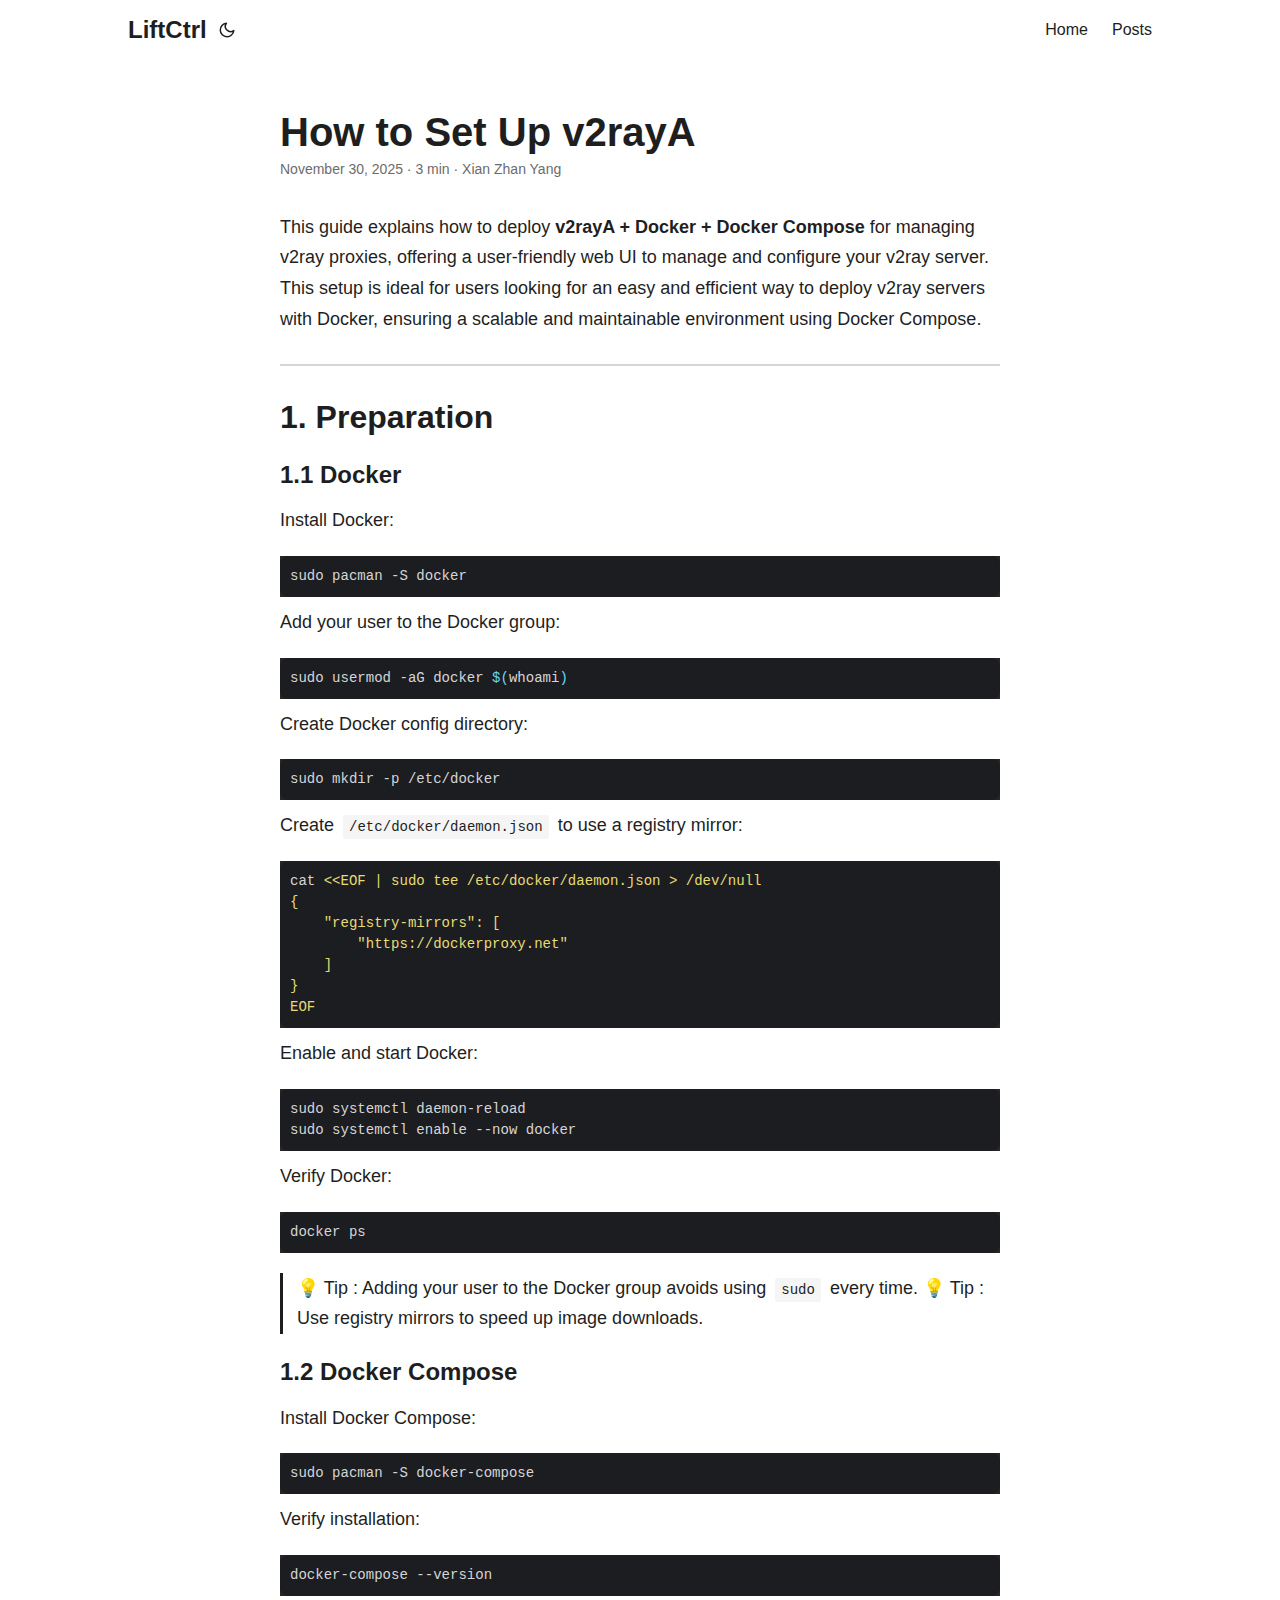
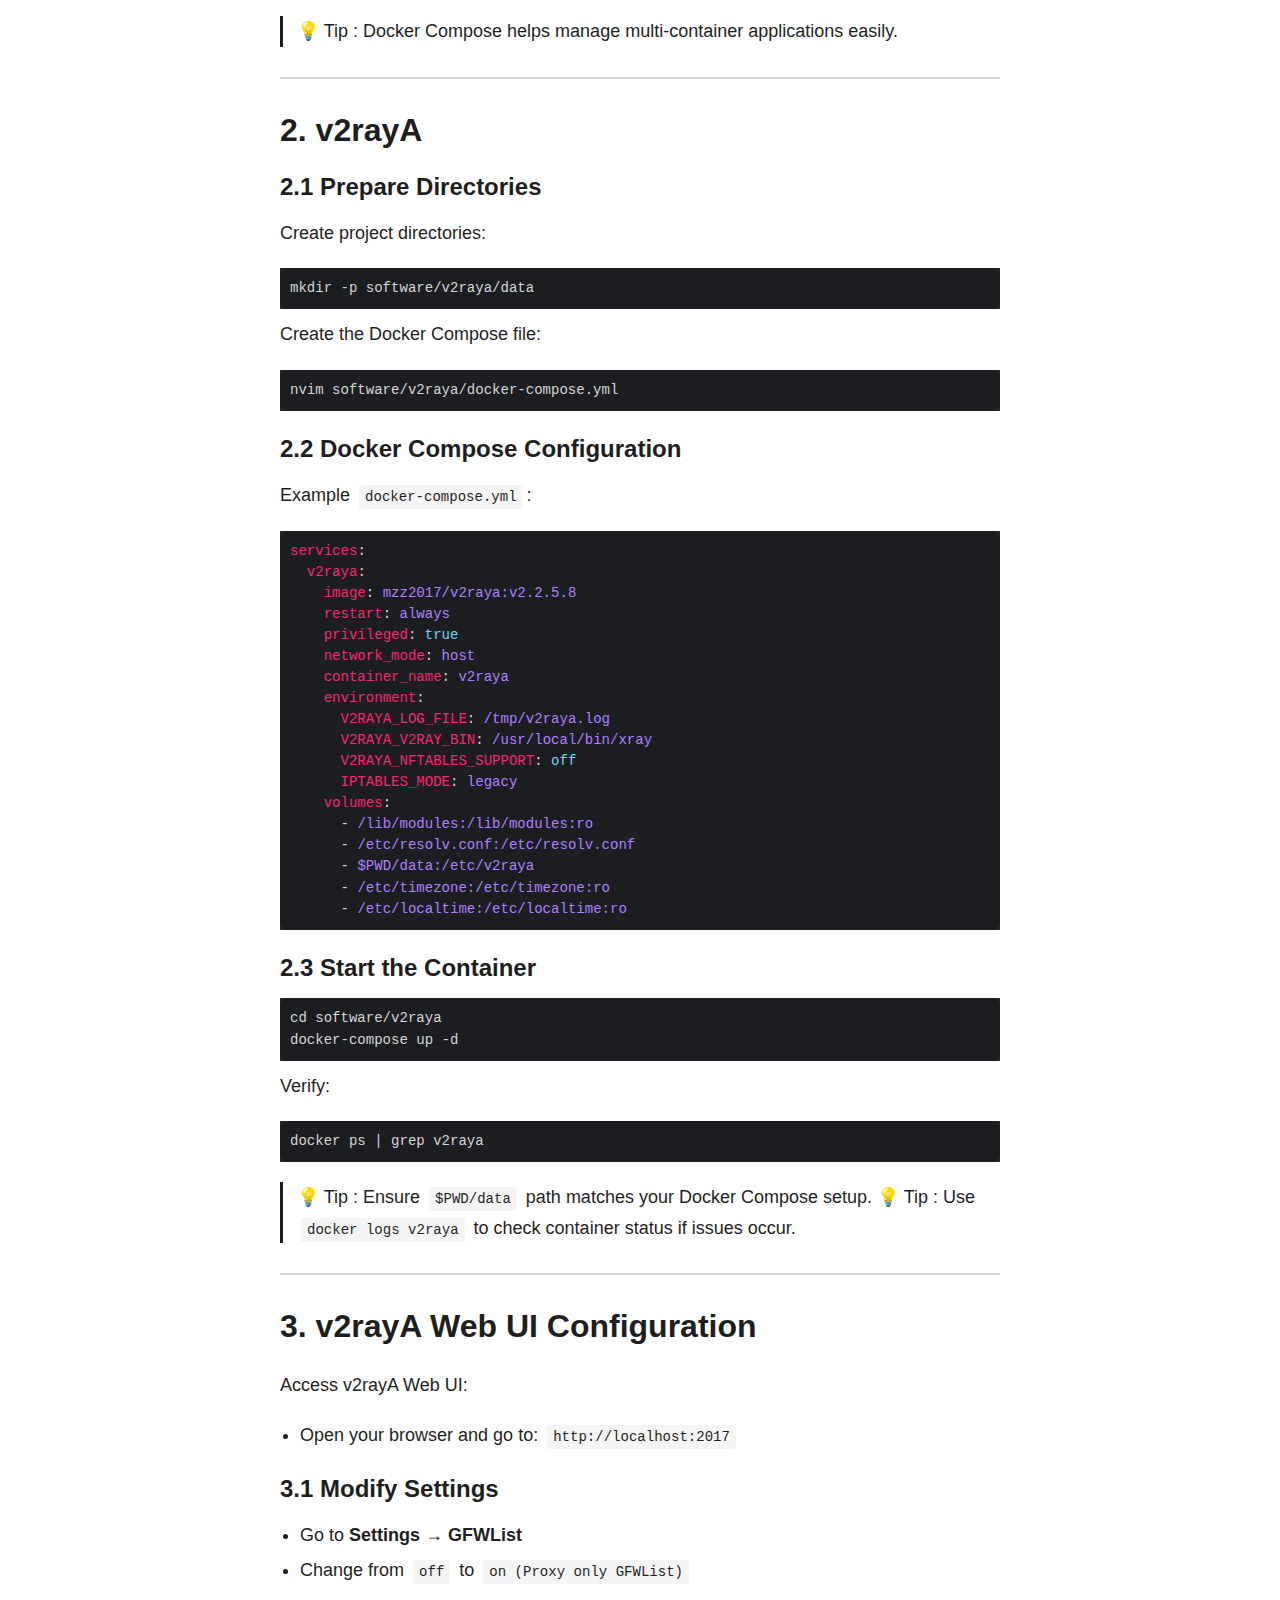
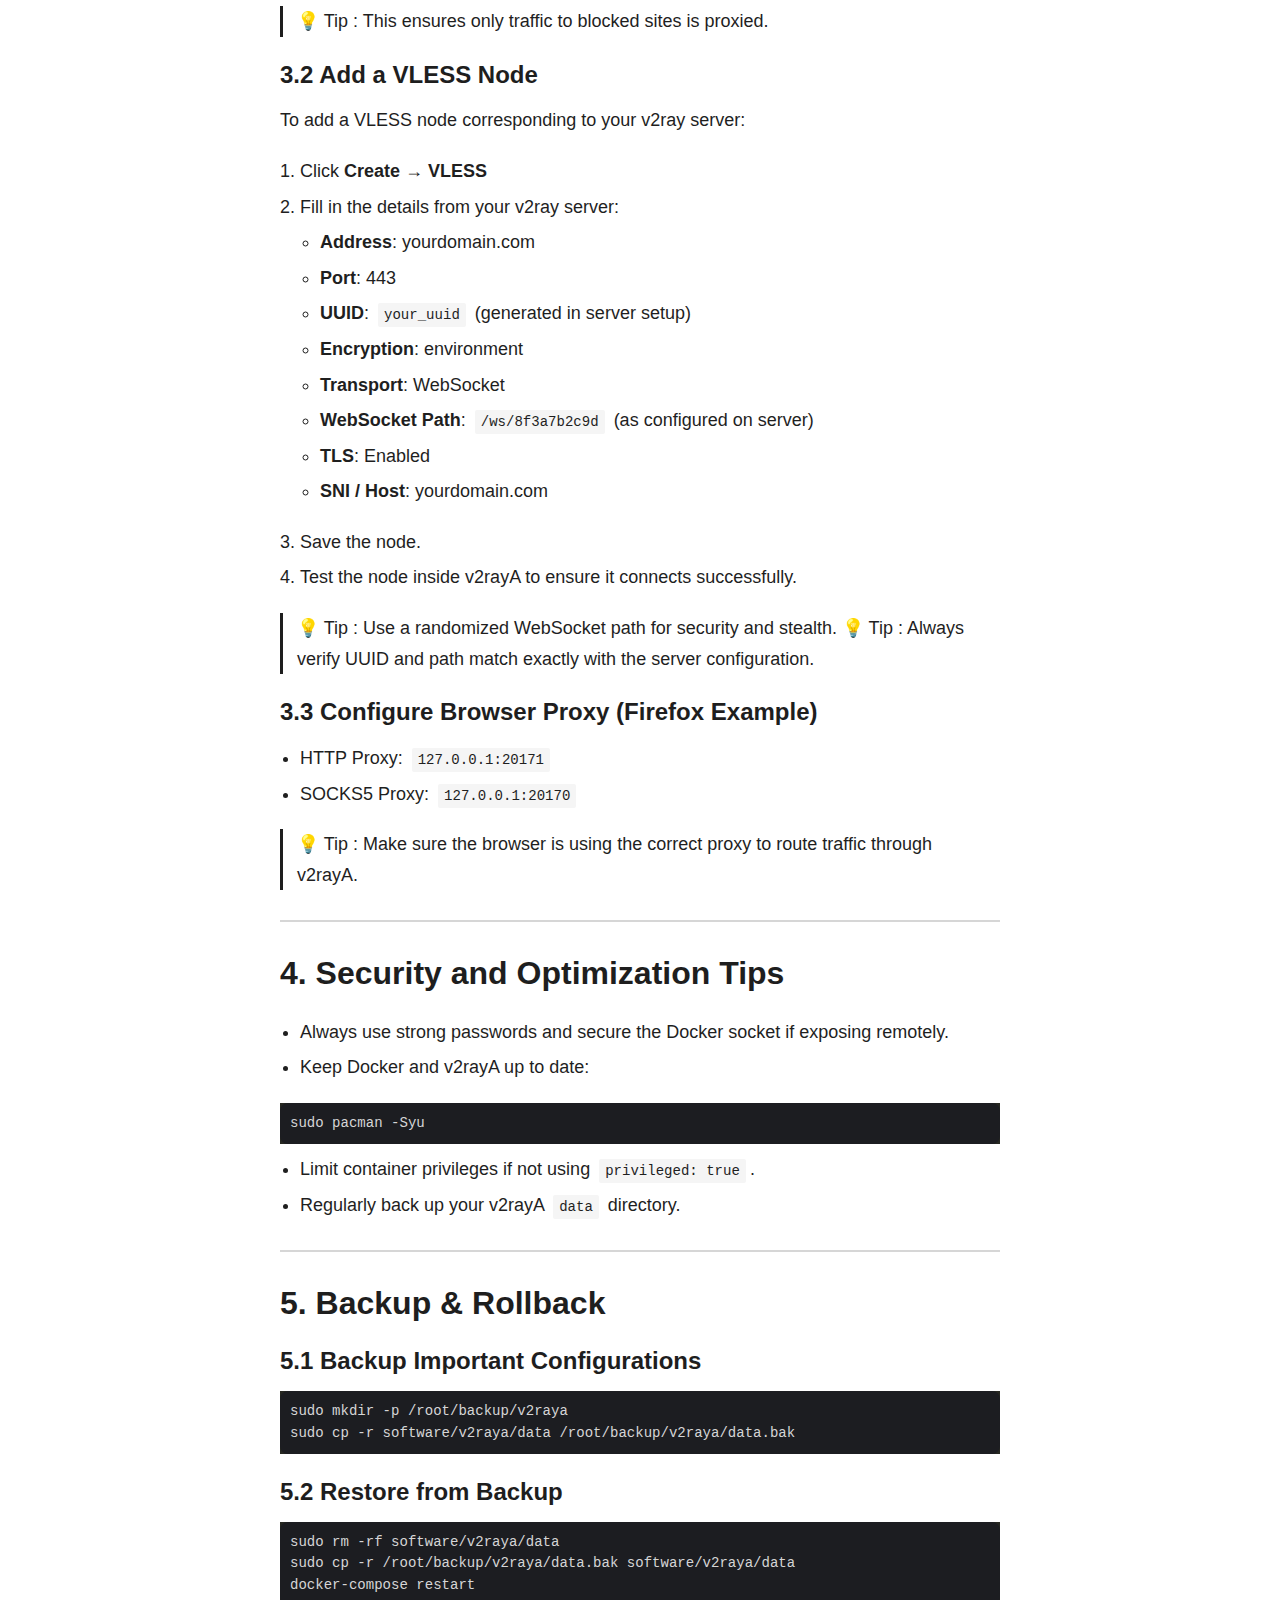
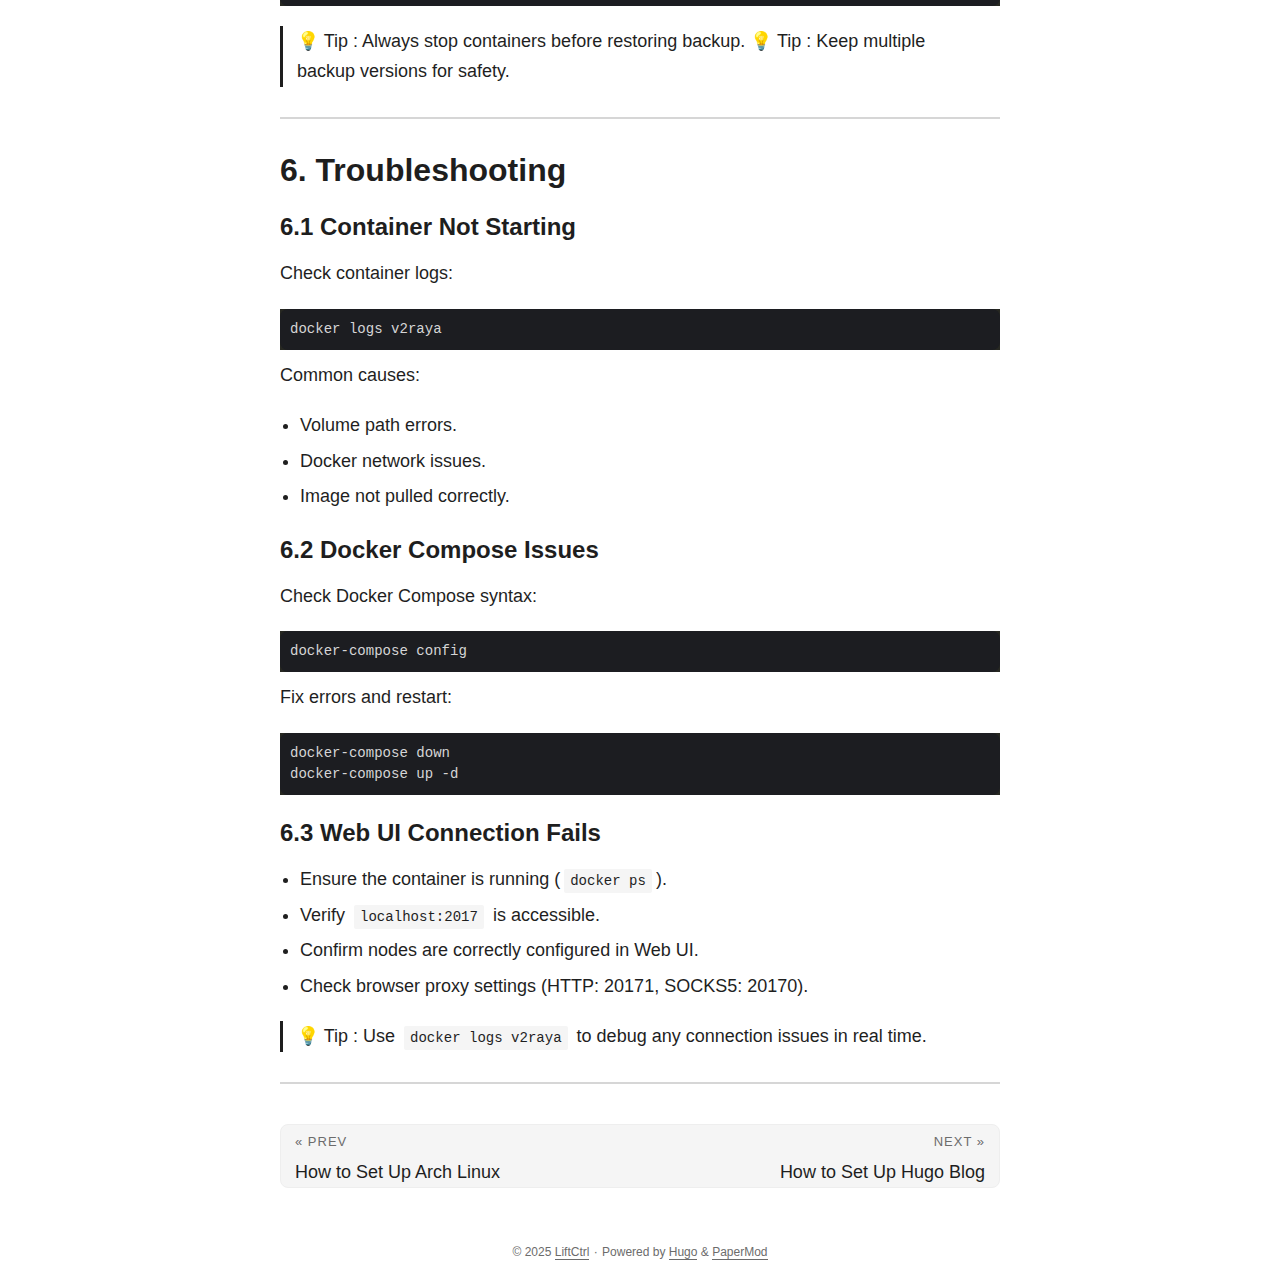
<file: posts/2025-11-30-how-to-set-up-v2raya/index.html>
<!doctype html><html lang=en dir=auto><head><meta charset=utf-8><meta http-equiv=X-UA-Compatible content="IE=edge"><meta name=viewport content="width=device-width,initial-scale=1,shrink-to-fit=no"><meta name=robots content="index, follow"><title>How to Set Up v2rayA | LiftCtrl</title><meta name=keywords content><meta name=description content="This guide explains how to deploy v2rayA + Docker + Docker Compose for managing v2ray proxies, offering a user-friendly web UI to manage and configure your v2ray server. This setup is ideal for users looking for an easy and efficient way to deploy v2ray servers with Docker, ensuring a scalable and maintainable environment using Docker Compose.

1. Preparation
1.1 Docker
Install Docker:
sudo pacman -S docker
Add your user to the Docker group:"><meta name=author content="Xian Zhan Yang"><link rel=canonical href=https://liftctrl.github.io/posts/2025-11-30-how-to-set-up-v2raya/><link crossorigin=anonymous href=/assets/css/stylesheet.5695715c022bbb5d41ba4755a440a0cabb52ac3d3747a403e9e827e64777d9a2.css integrity="sha256-VpVxXAIru11BukdVpECgyrtSrD03R6QD6egn5kd32aI=" rel="preload stylesheet" as=style><link rel=icon href=https://liftctrl.github.io/favicon.ico><link rel=icon type=image/png sizes=16x16 href=https://liftctrl.github.io/favicon-16x16.png><link rel=icon type=image/png sizes=32x32 href=https://liftctrl.github.io/favicon-32x32.png><link rel=apple-touch-icon href=https://liftctrl.github.io/apple-touch-icon.png><link rel=mask-icon href=https://liftctrl.github.io/safari-pinned-tab.svg><meta name=theme-color content="#2e2e33"><meta name=msapplication-TileColor content="#2e2e33"><link rel=alternate hreflang=en href=https://liftctrl.github.io/posts/2025-11-30-how-to-set-up-v2raya/><noscript><style>#theme-toggle,.top-link{display:none}</style><style>@media(prefers-color-scheme:dark){:root{--theme:rgb(29, 30, 32);--entry:rgb(46, 46, 51);--primary:rgb(218, 218, 219);--secondary:rgb(155, 156, 157);--tertiary:rgb(65, 66, 68);--content:rgb(196, 196, 197);--code-block-bg:rgb(46, 46, 51);--code-bg:rgb(55, 56, 62);--border:rgb(51, 51, 51)}.list{background:var(--theme)}.list:not(.dark)::-webkit-scrollbar-track{background:0 0}.list:not(.dark)::-webkit-scrollbar-thumb{border-color:var(--theme)}}</style></noscript><meta property="og:url" content="https://liftctrl.github.io/posts/2025-11-30-how-to-set-up-v2raya/"><meta property="og:site_name" content="LiftCtrl"><meta property="og:title" content="How to Set Up v2rayA"><meta property="og:description" content="This guide explains how to deploy v2rayA + Docker + Docker Compose for managing v2ray proxies, offering a user-friendly web UI to manage and configure your v2ray server. This setup is ideal for users looking for an easy and efficient way to deploy v2ray servers with Docker, ensuring a scalable and maintainable environment using Docker Compose.
1. Preparation 1.1 Docker Install Docker:
sudo pacman -S docker Add your user to the Docker group:"><meta property="og:locale" content="en"><meta property="og:type" content="article"><meta property="article:section" content="posts"><meta property="article:published_time" content="2025-11-30T15:08:23+08:00"><meta property="article:modified_time" content="2025-11-30T15:08:23+08:00"><meta name=twitter:card content="summary"><meta name=twitter:title content="How to Set Up v2rayA"><meta name=twitter:description content="This guide explains how to deploy v2rayA + Docker + Docker Compose for managing v2ray proxies, offering a user-friendly web UI to manage and configure your v2ray server. This setup is ideal for users looking for an easy and efficient way to deploy v2ray servers with Docker, ensuring a scalable and maintainable environment using Docker Compose.

1. Preparation
1.1 Docker
Install Docker:
sudo pacman -S docker
Add your user to the Docker group:"><script type=application/ld+json>{"@context":"https://schema.org","@type":"BreadcrumbList","itemListElement":[{"@type":"ListItem","position":1,"name":"Posts","item":"https://liftctrl.github.io/posts/"},{"@type":"ListItem","position":2,"name":"How to Set Up v2rayA","item":"https://liftctrl.github.io/posts/2025-11-30-how-to-set-up-v2raya/"}]}</script><script type=application/ld+json>{"@context":"https://schema.org","@type":"BlogPosting","headline":"How to Set Up v2rayA","name":"How to Set Up v2rayA","description":"This guide explains how to deploy v2rayA + Docker + Docker Compose for managing v2ray proxies, offering a user-friendly web UI to manage and configure your v2ray server. This setup is ideal for users looking for an easy and efficient way to deploy v2ray servers with Docker, ensuring a scalable and maintainable environment using Docker Compose.\n1. Preparation 1.1 Docker Install Docker:\nsudo pacman -S docker Add your user to the Docker group:\n","keywords":[],"articleBody":"This guide explains how to deploy v2rayA + Docker + Docker Compose for managing v2ray proxies, offering a user-friendly web UI to manage and configure your v2ray server. This setup is ideal for users looking for an easy and efficient way to deploy v2ray servers with Docker, ensuring a scalable and maintainable environment using Docker Compose.\n1. Preparation 1.1 Docker Install Docker:\nsudo pacman -S docker Add your user to the Docker group:\nsudo usermod -aG docker $(whoami) Create Docker config directory:\nsudo mkdir -p /etc/docker Create /etc/docker/daemon.json to use a registry mirror:\ncat \u003c /dev/null { \"registry-mirrors\": [ \"https://dockerproxy.net\" ] } EOF Enable and start Docker:\nsudo systemctl daemon-reload sudo systemctl enable --now docker Verify Docker:\ndocker ps 💡 Tip : Adding your user to the Docker group avoids using sudo every time. 💡 Tip : Use registry mirrors to speed up image downloads.\n1.2 Docker Compose Install Docker Compose:\nsudo pacman -S docker-compose Verify installation:\ndocker-compose --version 💡 Tip : Docker Compose helps manage multi-container applications easily.\n2. v2rayA 2.1 Prepare Directories Create project directories:\nmkdir -p software/v2raya/data Create the Docker Compose file:\nnvim software/v2raya/docker-compose.yml 2.2 Docker Compose Configuration Example docker-compose.yml:\nservices: v2raya: image: mzz2017/v2raya:v2.2.5.8 restart: always privileged: true network_mode: host container_name: v2raya environment: V2RAYA_LOG_FILE: /tmp/v2raya.log V2RAYA_V2RAY_BIN: /usr/local/bin/xray V2RAYA_NFTABLES_SUPPORT: off IPTABLES_MODE: legacy volumes: - /lib/modules:/lib/modules:ro - /etc/resolv.conf:/etc/resolv.conf - $PWD/data:/etc/v2raya - /etc/timezone:/etc/timezone:ro - /etc/localtime:/etc/localtime:ro 2.3 Start the Container cd software/v2raya docker-compose up -d Verify:\ndocker ps | grep v2raya 💡 Tip : Ensure $PWD/data path matches your Docker Compose setup. 💡 Tip : Use docker logs v2raya to check container status if issues occur.\n3. v2rayA Web UI Configuration Access v2rayA Web UI:\nOpen your browser and go to: http://localhost:2017 3.1 Modify Settings Go to Settings → GFWList Change from off to on (Proxy only GFWList) 💡 Tip : This ensures only traffic to blocked sites is proxied.\n3.2 Add a VLESS Node To add a VLESS node corresponding to your v2ray server:\nClick Create → VLESS Fill in the details from your v2ray server: Address: yourdomain.com Port: 443 UUID: your_uuid (generated in server setup) Encryption: environment Transport: WebSocket WebSocket Path: /ws/8f3a7b2c9d (as configured on server) TLS: Enabled SNI / Host: yourdomain.com Save the node. Test the node inside v2rayA to ensure it connects successfully. 💡 Tip : Use a randomized WebSocket path for security and stealth. 💡 Tip : Always verify UUID and path match exactly with the server configuration.\n3.3 Configure Browser Proxy (Firefox Example) HTTP Proxy: 127.0.0.1:20171 SOCKS5 Proxy: 127.0.0.1:20170 💡 Tip : Make sure the browser is using the correct proxy to route traffic through v2rayA.\n4. Security and Optimization Tips Always use strong passwords and secure the Docker socket if exposing remotely. Keep Docker and v2rayA up to date: sudo pacman -Syu Limit container privileges if not using privileged: true. Regularly back up your v2rayA data directory. 5. Backup \u0026 Rollback 5.1 Backup Important Configurations sudo mkdir -p /root/backup/v2raya sudo cp -r software/v2raya/data /root/backup/v2raya/data.bak 5.2 Restore from Backup sudo rm -rf software/v2raya/data sudo cp -r /root/backup/v2raya/data.bak software/v2raya/data docker-compose restart 💡 Tip : Always stop containers before restoring backup. 💡 Tip : Keep multiple backup versions for safety.\n6. Troubleshooting 6.1 Container Not Starting Check container logs:\ndocker logs v2raya Common causes:\nVolume path errors. Docker network issues. Image not pulled correctly. 6.2 Docker Compose Issues Check Docker Compose syntax:\ndocker-compose config Fix errors and restart:\ndocker-compose down docker-compose up -d 6.3 Web UI Connection Fails Ensure the container is running (docker ps). Verify localhost:2017 is accessible. Confirm nodes are correctly configured in Web UI. Check browser proxy settings (HTTP: 20171, SOCKS5: 20170). 💡 Tip : Use docker logs v2raya to debug any connection issues in real time.\n","wordCount":"618","inLanguage":"en","datePublished":"2025-11-30T15:08:23+08:00","dateModified":"2025-11-30T15:08:23+08:00","author":{"@type":"Person","name":"Xian Zhan Yang"},"mainEntityOfPage":{"@type":"WebPage","@id":"https://liftctrl.github.io/posts/2025-11-30-how-to-set-up-v2raya/"},"publisher":{"@type":"Organization","name":"LiftCtrl","logo":{"@type":"ImageObject","url":"https://liftctrl.github.io/favicon.ico"}}}</script></head><body id=top><script>localStorage.getItem("pref-theme")==="dark"?document.body.classList.add("dark"):localStorage.getItem("pref-theme")==="light"?document.body.classList.remove("dark"):window.matchMedia("(prefers-color-scheme: dark)").matches&&document.body.classList.add("dark")</script><header class=header><nav class=nav><div class=logo><a href=https://liftctrl.github.io/ accesskey=h title="LiftCtrl (Alt + H)">LiftCtrl</a><div class=logo-switches><button id=theme-toggle accesskey=t title="(Alt + T)" aria-label="Toggle theme">
<svg id="moon" width="24" height="18" viewBox="0 0 24 24" fill="none" stroke="currentColor" stroke-width="2" stroke-linecap="round" stroke-linejoin="round"><path d="M21 12.79A9 9 0 1111.21 3 7 7 0 0021 12.79z"/></svg>
<svg id="sun" width="24" height="18" viewBox="0 0 24 24" fill="none" stroke="currentColor" stroke-width="2" stroke-linecap="round" stroke-linejoin="round"><circle cx="12" cy="12" r="5"/><line x1="12" y1="1" x2="12" y2="3"/><line x1="12" y1="21" x2="12" y2="23"/><line x1="4.22" y1="4.22" x2="5.64" y2="5.64"/><line x1="18.36" y1="18.36" x2="19.78" y2="19.78"/><line x1="1" y1="12" x2="3" y2="12"/><line x1="21" y1="12" x2="23" y2="12"/><line x1="4.22" y1="19.78" x2="5.64" y2="18.36"/><line x1="18.36" y1="5.64" x2="19.78" y2="4.22"/></svg></button></div></div><ul id=menu><li><a href=https://liftctrl.github.io/ title=Home><span>Home</span></a></li><li><a href=https://liftctrl.github.io/posts/ title=Posts><span>Posts</span></a></li></ul></nav></header><main class=main><article class=post-single><header class=post-header><h1 class="post-title entry-hint-parent">How to Set Up v2rayA</h1><div class=post-meta><span title='2025-11-30 15:08:23 +0800 +0800'>November 30, 2025</span>&nbsp;·&nbsp;<span>3 min</span>&nbsp;·&nbsp;<span>Xian Zhan Yang</span></div></header><div class=post-content><p>This guide explains how to deploy <strong>v2rayA + Docker + Docker Compose</strong> for managing v2ray proxies, offering a user-friendly web UI to manage and configure your v2ray server. This setup is ideal for users looking for an easy and efficient way to deploy v2ray servers with Docker, ensuring a scalable and maintainable environment using Docker Compose.</p><hr><h2 id=1-preparation>1. Preparation<a hidden class=anchor aria-hidden=true href=#1-preparation>#</a></h2><h3 id=11-docker>1.1 Docker<a hidden class=anchor aria-hidden=true href=#11-docker>#</a></h3><p>Install Docker:</p><div class=highlight><pre tabindex=0 style=color:#f8f8f2;background-color:#272822;-moz-tab-size:4;-o-tab-size:4;tab-size:4><code class=language-bash data-lang=bash><span style=display:flex><span>sudo pacman -S docker
</span></span></code></pre></div><p>Add your user to the Docker group:</p><div class=highlight><pre tabindex=0 style=color:#f8f8f2;background-color:#272822;-moz-tab-size:4;-o-tab-size:4;tab-size:4><code class=language-bash data-lang=bash><span style=display:flex><span>sudo usermod -aG docker <span style=color:#66d9ef>$(</span>whoami<span style=color:#66d9ef>)</span>
</span></span></code></pre></div><p>Create Docker config directory:</p><div class=highlight><pre tabindex=0 style=color:#f8f8f2;background-color:#272822;-moz-tab-size:4;-o-tab-size:4;tab-size:4><code class=language-bash data-lang=bash><span style=display:flex><span>sudo mkdir -p /etc/docker
</span></span></code></pre></div><p>Create <code>/etc/docker/daemon.json</code> to use a registry mirror:</p><div class=highlight><pre tabindex=0 style=color:#f8f8f2;background-color:#272822;-moz-tab-size:4;-o-tab-size:4;tab-size:4><code class=language-bash data-lang=bash><span style=display:flex><span>cat <span style=color:#e6db74>&lt;&lt;EOF | sudo tee /etc/docker/daemon.json &gt; /dev/null
</span></span></span><span style=display:flex><span><span style=color:#e6db74>{
</span></span></span><span style=display:flex><span><span style=color:#e6db74>    &#34;registry-mirrors&#34;: [
</span></span></span><span style=display:flex><span><span style=color:#e6db74>        &#34;https://dockerproxy.net&#34;
</span></span></span><span style=display:flex><span><span style=color:#e6db74>    ]
</span></span></span><span style=display:flex><span><span style=color:#e6db74>}
</span></span></span><span style=display:flex><span><span style=color:#e6db74>EOF</span>
</span></span></code></pre></div><p>Enable and start Docker:</p><div class=highlight><pre tabindex=0 style=color:#f8f8f2;background-color:#272822;-moz-tab-size:4;-o-tab-size:4;tab-size:4><code class=language-bash data-lang=bash><span style=display:flex><span>sudo systemctl daemon-reload
</span></span><span style=display:flex><span>sudo systemctl enable --now docker
</span></span></code></pre></div><p>Verify Docker:</p><div class=highlight><pre tabindex=0 style=color:#f8f8f2;background-color:#272822;-moz-tab-size:4;-o-tab-size:4;tab-size:4><code class=language-bash data-lang=bash><span style=display:flex><span>docker ps
</span></span></code></pre></div><blockquote><p>💡 Tip : Adding your user to the Docker group avoids using <code>sudo</code> every time.
💡 Tip : Use registry mirrors to speed up image downloads.</p></blockquote><h3 id=12-docker-compose>1.2 Docker Compose<a hidden class=anchor aria-hidden=true href=#12-docker-compose>#</a></h3><p>Install Docker Compose:</p><div class=highlight><pre tabindex=0 style=color:#f8f8f2;background-color:#272822;-moz-tab-size:4;-o-tab-size:4;tab-size:4><code class=language-bash data-lang=bash><span style=display:flex><span>sudo pacman -S docker-compose
</span></span></code></pre></div><p>Verify installation:</p><div class=highlight><pre tabindex=0 style=color:#f8f8f2;background-color:#272822;-moz-tab-size:4;-o-tab-size:4;tab-size:4><code class=language-bash data-lang=bash><span style=display:flex><span>docker-compose --version
</span></span></code></pre></div><blockquote><p>💡 Tip : Docker Compose helps manage multi-container applications easily.</p></blockquote><hr><h2 id=2-v2raya>2. v2rayA<a hidden class=anchor aria-hidden=true href=#2-v2raya>#</a></h2><h3 id=21-prepare-directories>2.1 Prepare Directories<a hidden class=anchor aria-hidden=true href=#21-prepare-directories>#</a></h3><p>Create project directories:</p><div class=highlight><pre tabindex=0 style=color:#f8f8f2;background-color:#272822;-moz-tab-size:4;-o-tab-size:4;tab-size:4><code class=language-bash data-lang=bash><span style=display:flex><span>mkdir -p software/v2raya/data
</span></span></code></pre></div><p>Create the Docker Compose file:</p><div class=highlight><pre tabindex=0 style=color:#f8f8f2;background-color:#272822;-moz-tab-size:4;-o-tab-size:4;tab-size:4><code class=language-bash data-lang=bash><span style=display:flex><span>nvim software/v2raya/docker-compose.yml
</span></span></code></pre></div><h3 id=22-docker-compose-configuration>2.2 Docker Compose Configuration<a hidden class=anchor aria-hidden=true href=#22-docker-compose-configuration>#</a></h3><p>Example <code>docker-compose.yml</code>:</p><div class=highlight><pre tabindex=0 style=color:#f8f8f2;background-color:#272822;-moz-tab-size:4;-o-tab-size:4;tab-size:4><code class=language-yaml data-lang=yaml><span style=display:flex><span><span style=color:#f92672>services</span>:
</span></span><span style=display:flex><span>  <span style=color:#f92672>v2raya</span>:
</span></span><span style=display:flex><span>    <span style=color:#f92672>image</span>: <span style=color:#ae81ff>mzz2017/v2raya:v2.2.5.8</span>
</span></span><span style=display:flex><span>    <span style=color:#f92672>restart</span>: <span style=color:#ae81ff>always</span>
</span></span><span style=display:flex><span>    <span style=color:#f92672>privileged</span>: <span style=color:#66d9ef>true</span>
</span></span><span style=display:flex><span>    <span style=color:#f92672>network_mode</span>: <span style=color:#ae81ff>host</span>
</span></span><span style=display:flex><span>    <span style=color:#f92672>container_name</span>: <span style=color:#ae81ff>v2raya</span>
</span></span><span style=display:flex><span>    <span style=color:#f92672>environment</span>:
</span></span><span style=display:flex><span>      <span style=color:#f92672>V2RAYA_LOG_FILE</span>: <span style=color:#ae81ff>/tmp/v2raya.log</span>
</span></span><span style=display:flex><span>      <span style=color:#f92672>V2RAYA_V2RAY_BIN</span>: <span style=color:#ae81ff>/usr/local/bin/xray</span>
</span></span><span style=display:flex><span>      <span style=color:#f92672>V2RAYA_NFTABLES_SUPPORT</span>: <span style=color:#66d9ef>off</span>
</span></span><span style=display:flex><span>      <span style=color:#f92672>IPTABLES_MODE</span>: <span style=color:#ae81ff>legacy</span>
</span></span><span style=display:flex><span>    <span style=color:#f92672>volumes</span>:
</span></span><span style=display:flex><span>      - <span style=color:#ae81ff>/lib/modules:/lib/modules:ro</span>
</span></span><span style=display:flex><span>      - <span style=color:#ae81ff>/etc/resolv.conf:/etc/resolv.conf</span>
</span></span><span style=display:flex><span>      - <span style=color:#ae81ff>$PWD/data:/etc/v2raya</span>
</span></span><span style=display:flex><span>      - <span style=color:#ae81ff>/etc/timezone:/etc/timezone:ro</span>
</span></span><span style=display:flex><span>      - <span style=color:#ae81ff>/etc/localtime:/etc/localtime:ro</span>
</span></span></code></pre></div><h3 id=23-start-the-container>2.3 Start the Container<a hidden class=anchor aria-hidden=true href=#23-start-the-container>#</a></h3><div class=highlight><pre tabindex=0 style=color:#f8f8f2;background-color:#272822;-moz-tab-size:4;-o-tab-size:4;tab-size:4><code class=language-bash data-lang=bash><span style=display:flex><span>cd software/v2raya
</span></span><span style=display:flex><span>docker-compose up -d
</span></span></code></pre></div><p>Verify:</p><div class=highlight><pre tabindex=0 style=color:#f8f8f2;background-color:#272822;-moz-tab-size:4;-o-tab-size:4;tab-size:4><code class=language-bash data-lang=bash><span style=display:flex><span>docker ps | grep v2raya
</span></span></code></pre></div><blockquote><p>💡 Tip : Ensure <code>$PWD/data</code> path matches your Docker Compose setup.
💡 Tip : Use <code>docker logs v2raya</code> to check container status if issues occur.</p></blockquote><hr><h2 id=3-v2raya-web-ui-configuration>3. v2rayA Web UI Configuration<a hidden class=anchor aria-hidden=true href=#3-v2raya-web-ui-configuration>#</a></h2><p>Access v2rayA Web UI:</p><ul><li>Open your browser and go to: <code>http://localhost:2017</code></li></ul><h3 id=31-modify-settings>3.1 Modify Settings<a hidden class=anchor aria-hidden=true href=#31-modify-settings>#</a></h3><ul><li>Go to <strong>Settings</strong> → <strong>GFWList</strong></li><li>Change from <code>off</code> to <code>on (Proxy only GFWList)</code></li></ul><blockquote><p>💡 Tip : This ensures only traffic to blocked sites is proxied.</p></blockquote><h3 id=32-add-a-vless-node>3.2 Add a VLESS Node<a hidden class=anchor aria-hidden=true href=#32-add-a-vless-node>#</a></h3><p>To add a VLESS node corresponding to your v2ray server:</p><ol><li>Click <strong>Create</strong> → <strong>VLESS</strong></li><li>Fill in the details from your v2ray server:<ul><li><strong>Address</strong>: yourdomain.com</li><li><strong>Port</strong>: 443</li><li><strong>UUID</strong>: <code>your_uuid</code> (generated in server setup)</li><li><strong>Encryption</strong>: environment</li><li><strong>Transport</strong>: WebSocket</li><li><strong>WebSocket Path</strong>: <code>/ws/8f3a7b2c9d</code> (as configured on server)</li><li><strong>TLS</strong>: Enabled</li><li><strong>SNI / Host</strong>: yourdomain.com</li></ul></li><li>Save the node.</li><li>Test the node inside v2rayA to ensure it connects successfully.</li></ol><blockquote><p>💡 Tip : Use a randomized WebSocket path for security and stealth.
💡 Tip : Always verify UUID and path match exactly with the server configuration.</p></blockquote><h3 id=33-configure-browser-proxy-firefox-example>3.3 Configure Browser Proxy (Firefox Example)<a hidden class=anchor aria-hidden=true href=#33-configure-browser-proxy-firefox-example>#</a></h3><ul><li>HTTP Proxy: <code>127.0.0.1:20171</code></li><li>SOCKS5 Proxy: <code>127.0.0.1:20170</code></li></ul><blockquote><p>💡 Tip : Make sure the browser is using the correct proxy to route traffic through v2rayA.</p></blockquote><hr><h2 id=4-security-and-optimization-tips>4. Security and Optimization Tips<a hidden class=anchor aria-hidden=true href=#4-security-and-optimization-tips>#</a></h2><ul><li>Always use strong passwords and secure the Docker socket if exposing remotely.</li><li>Keep Docker and v2rayA up to date:</li></ul><div class=highlight><pre tabindex=0 style=color:#f8f8f2;background-color:#272822;-moz-tab-size:4;-o-tab-size:4;tab-size:4><code class=language-bash data-lang=bash><span style=display:flex><span>sudo pacman -Syu
</span></span></code></pre></div><ul><li>Limit container privileges if not using <code>privileged: true</code>.</li><li>Regularly back up your v2rayA <code>data</code> directory.</li></ul><hr><h2 id=5-backup--rollback>5. Backup & Rollback<a hidden class=anchor aria-hidden=true href=#5-backup--rollback>#</a></h2><h3 id=51-backup-important-configurations>5.1 Backup Important Configurations<a hidden class=anchor aria-hidden=true href=#51-backup-important-configurations>#</a></h3><div class=highlight><pre tabindex=0 style=color:#f8f8f2;background-color:#272822;-moz-tab-size:4;-o-tab-size:4;tab-size:4><code class=language-bash data-lang=bash><span style=display:flex><span>sudo mkdir -p /root/backup/v2raya
</span></span><span style=display:flex><span>sudo cp -r software/v2raya/data /root/backup/v2raya/data.bak
</span></span></code></pre></div><h3 id=52-restore-from-backup>5.2 Restore from Backup<a hidden class=anchor aria-hidden=true href=#52-restore-from-backup>#</a></h3><div class=highlight><pre tabindex=0 style=color:#f8f8f2;background-color:#272822;-moz-tab-size:4;-o-tab-size:4;tab-size:4><code class=language-bash data-lang=bash><span style=display:flex><span>sudo rm -rf software/v2raya/data
</span></span><span style=display:flex><span>sudo cp -r /root/backup/v2raya/data.bak software/v2raya/data
</span></span><span style=display:flex><span>docker-compose restart
</span></span></code></pre></div><blockquote><p>💡 Tip : Always stop containers before restoring backup.
💡 Tip : Keep multiple backup versions for safety.</p></blockquote><hr><h2 id=6-troubleshooting>6. Troubleshooting<a hidden class=anchor aria-hidden=true href=#6-troubleshooting>#</a></h2><h3 id=61-container-not-starting>6.1 Container Not Starting<a hidden class=anchor aria-hidden=true href=#61-container-not-starting>#</a></h3><p>Check container logs:</p><div class=highlight><pre tabindex=0 style=color:#f8f8f2;background-color:#272822;-moz-tab-size:4;-o-tab-size:4;tab-size:4><code class=language-bash data-lang=bash><span style=display:flex><span>docker logs v2raya
</span></span></code></pre></div><p>Common causes:</p><ul><li>Volume path errors.</li><li>Docker network issues.</li><li>Image not pulled correctly.</li></ul><h3 id=62-docker-compose-issues>6.2 Docker Compose Issues<a hidden class=anchor aria-hidden=true href=#62-docker-compose-issues>#</a></h3><p>Check Docker Compose syntax:</p><div class=highlight><pre tabindex=0 style=color:#f8f8f2;background-color:#272822;-moz-tab-size:4;-o-tab-size:4;tab-size:4><code class=language-bash data-lang=bash><span style=display:flex><span>docker-compose config
</span></span></code></pre></div><p>Fix errors and restart:</p><div class=highlight><pre tabindex=0 style=color:#f8f8f2;background-color:#272822;-moz-tab-size:4;-o-tab-size:4;tab-size:4><code class=language-bash data-lang=bash><span style=display:flex><span>docker-compose down
</span></span><span style=display:flex><span>docker-compose up -d
</span></span></code></pre></div><h3 id=63-web-ui-connection-fails>6.3 Web UI Connection Fails<a hidden class=anchor aria-hidden=true href=#63-web-ui-connection-fails>#</a></h3><ul><li>Ensure the container is running (<code>docker ps</code>).</li><li>Verify <code>localhost:2017</code> is accessible.</li><li>Confirm nodes are correctly configured in Web UI.</li><li>Check browser proxy settings (HTTP: 20171, SOCKS5: 20170).</li></ul><blockquote><p>💡 Tip : Use <code>docker logs v2raya</code> to debug any connection issues in real time.</p></blockquote><hr></div><footer class=post-footer><ul class=post-tags></ul><nav class=paginav><a class=prev href=https://liftctrl.github.io/posts/2025-12-07-how-to-set-up-arch-linux/><span class=title>« Prev</span><br><span>How to Set Up Arch Linux</span>
</a><a class=next href=https://liftctrl.github.io/posts/2025-10-10-how-to-set-up-hugo-blog/><span class=title>Next »</span><br><span>How to Set Up Hugo Blog</span></a></nav></footer></article></main><footer class=footer><span>&copy; 2025 <a href=https://liftctrl.github.io/>LiftCtrl</a></span> ·
<span>Powered by
<a href=https://gohugo.io/ rel="noopener noreferrer" target=_blank>Hugo</a> &
<a href=https://github.com/adityatelange/hugo-PaperMod/ rel=noopener target=_blank>PaperMod</a></span></footer><a href=#top aria-label="go to top" title="Go to Top (Alt + G)" class=top-link id=top-link accesskey=g><svg viewBox="0 0 12 6" fill="currentColor"><path d="M12 6H0l6-6z"/></svg>
</a><script>let menu=document.getElementById("menu");menu&&(menu.scrollLeft=localStorage.getItem("menu-scroll-position"),menu.onscroll=function(){localStorage.setItem("menu-scroll-position",menu.scrollLeft)}),document.querySelectorAll('a[href^="#"]').forEach(e=>{e.addEventListener("click",function(e){e.preventDefault();var t=this.getAttribute("href").substr(1);window.matchMedia("(prefers-reduced-motion: reduce)").matches?document.querySelector(`[id='${decodeURIComponent(t)}']`).scrollIntoView():document.querySelector(`[id='${decodeURIComponent(t)}']`).scrollIntoView({behavior:"smooth"}),t==="top"?history.replaceState(null,null," "):history.pushState(null,null,`#${t}`)})})</script><script>var mybutton=document.getElementById("top-link");window.onscroll=function(){document.body.scrollTop>800||document.documentElement.scrollTop>800?(mybutton.style.visibility="visible",mybutton.style.opacity="1"):(mybutton.style.visibility="hidden",mybutton.style.opacity="0")}</script><script>document.getElementById("theme-toggle").addEventListener("click",()=>{document.body.className.includes("dark")?(document.body.classList.remove("dark"),localStorage.setItem("pref-theme","light")):(document.body.classList.add("dark"),localStorage.setItem("pref-theme","dark"))})</script></body></html>
</file>
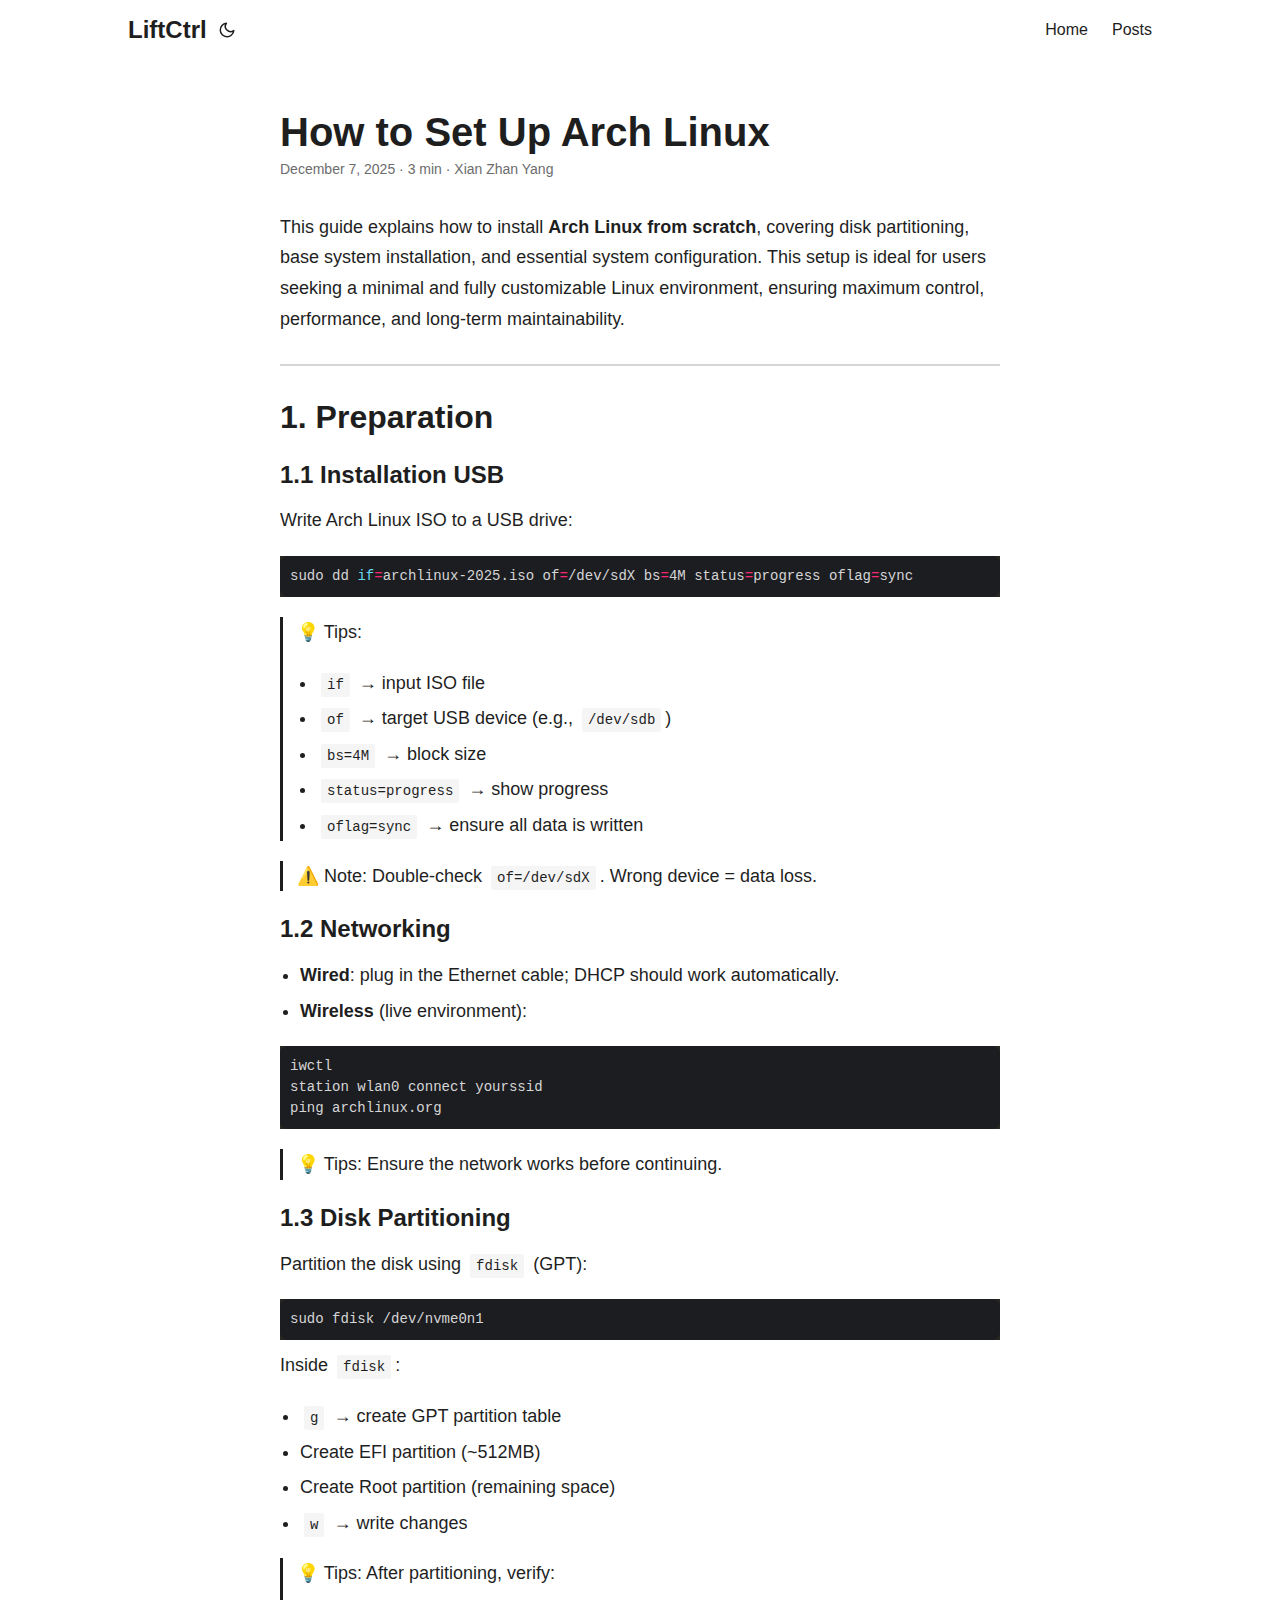
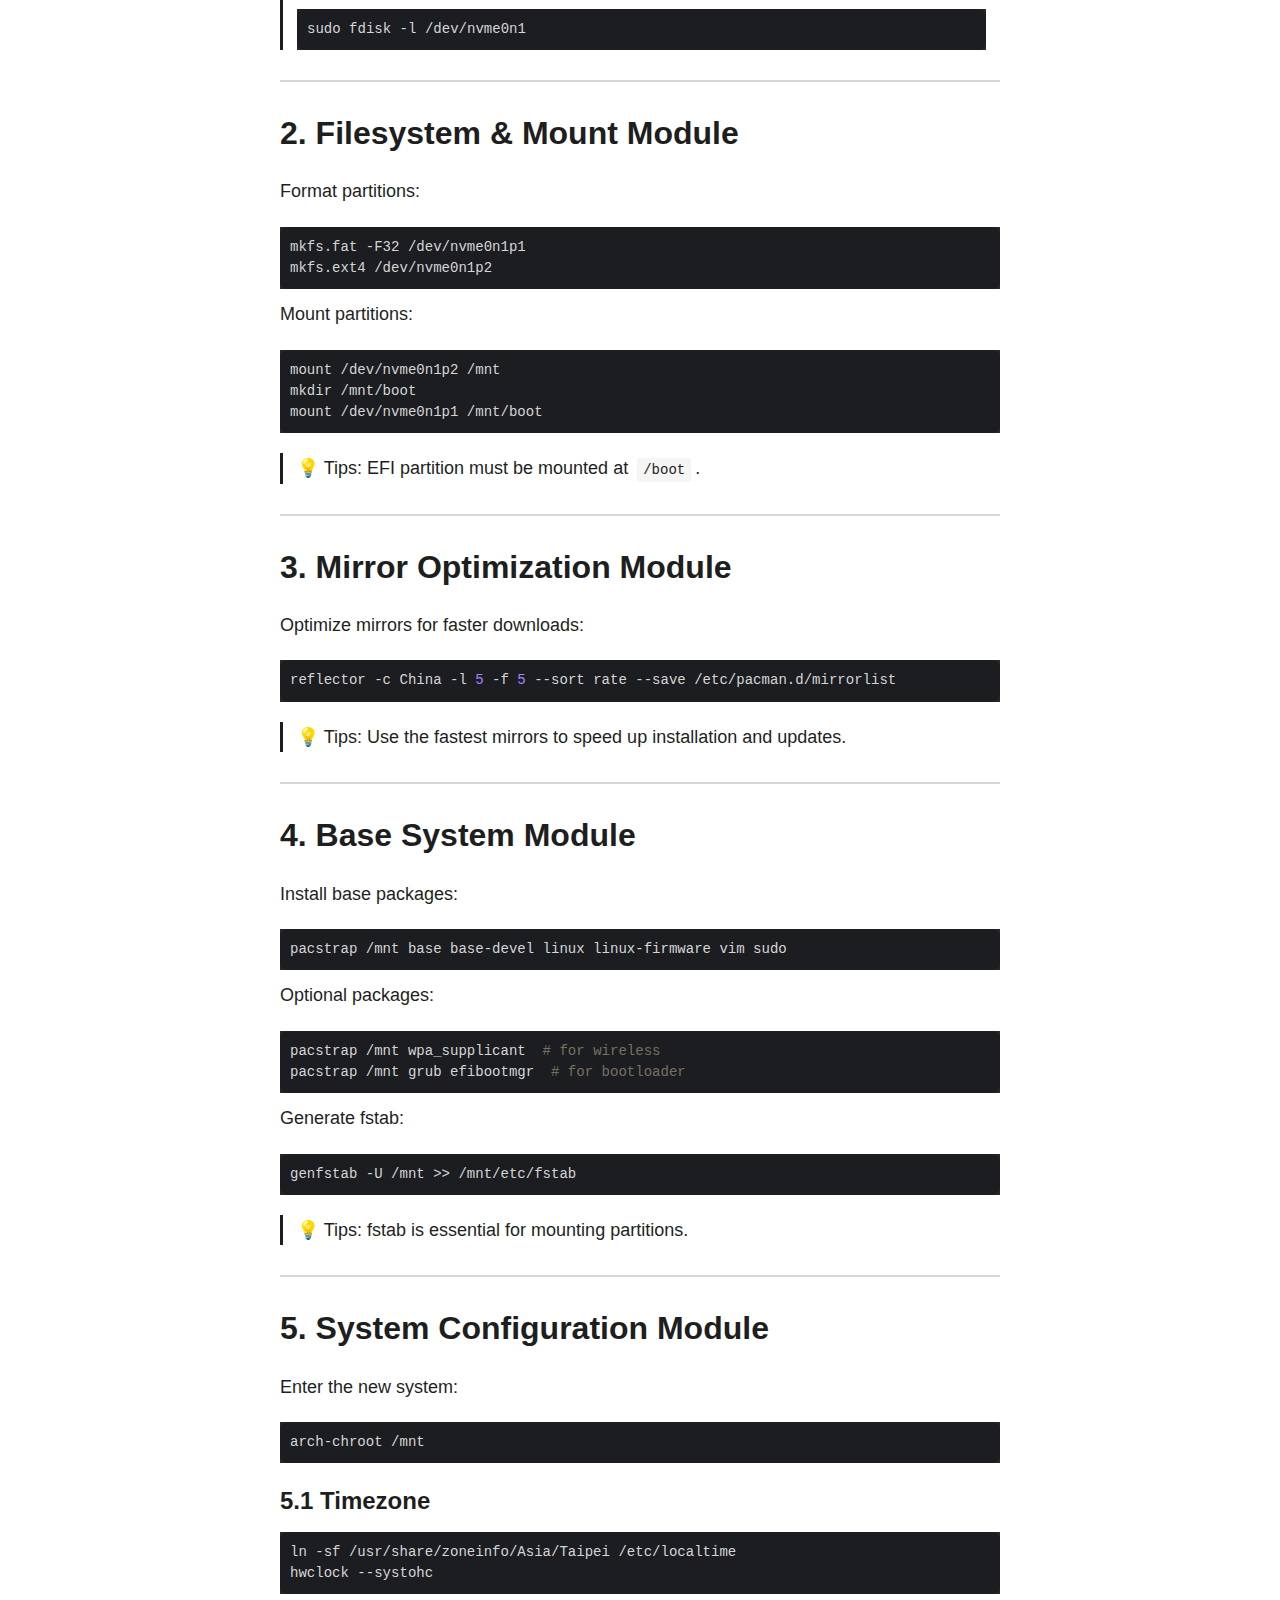
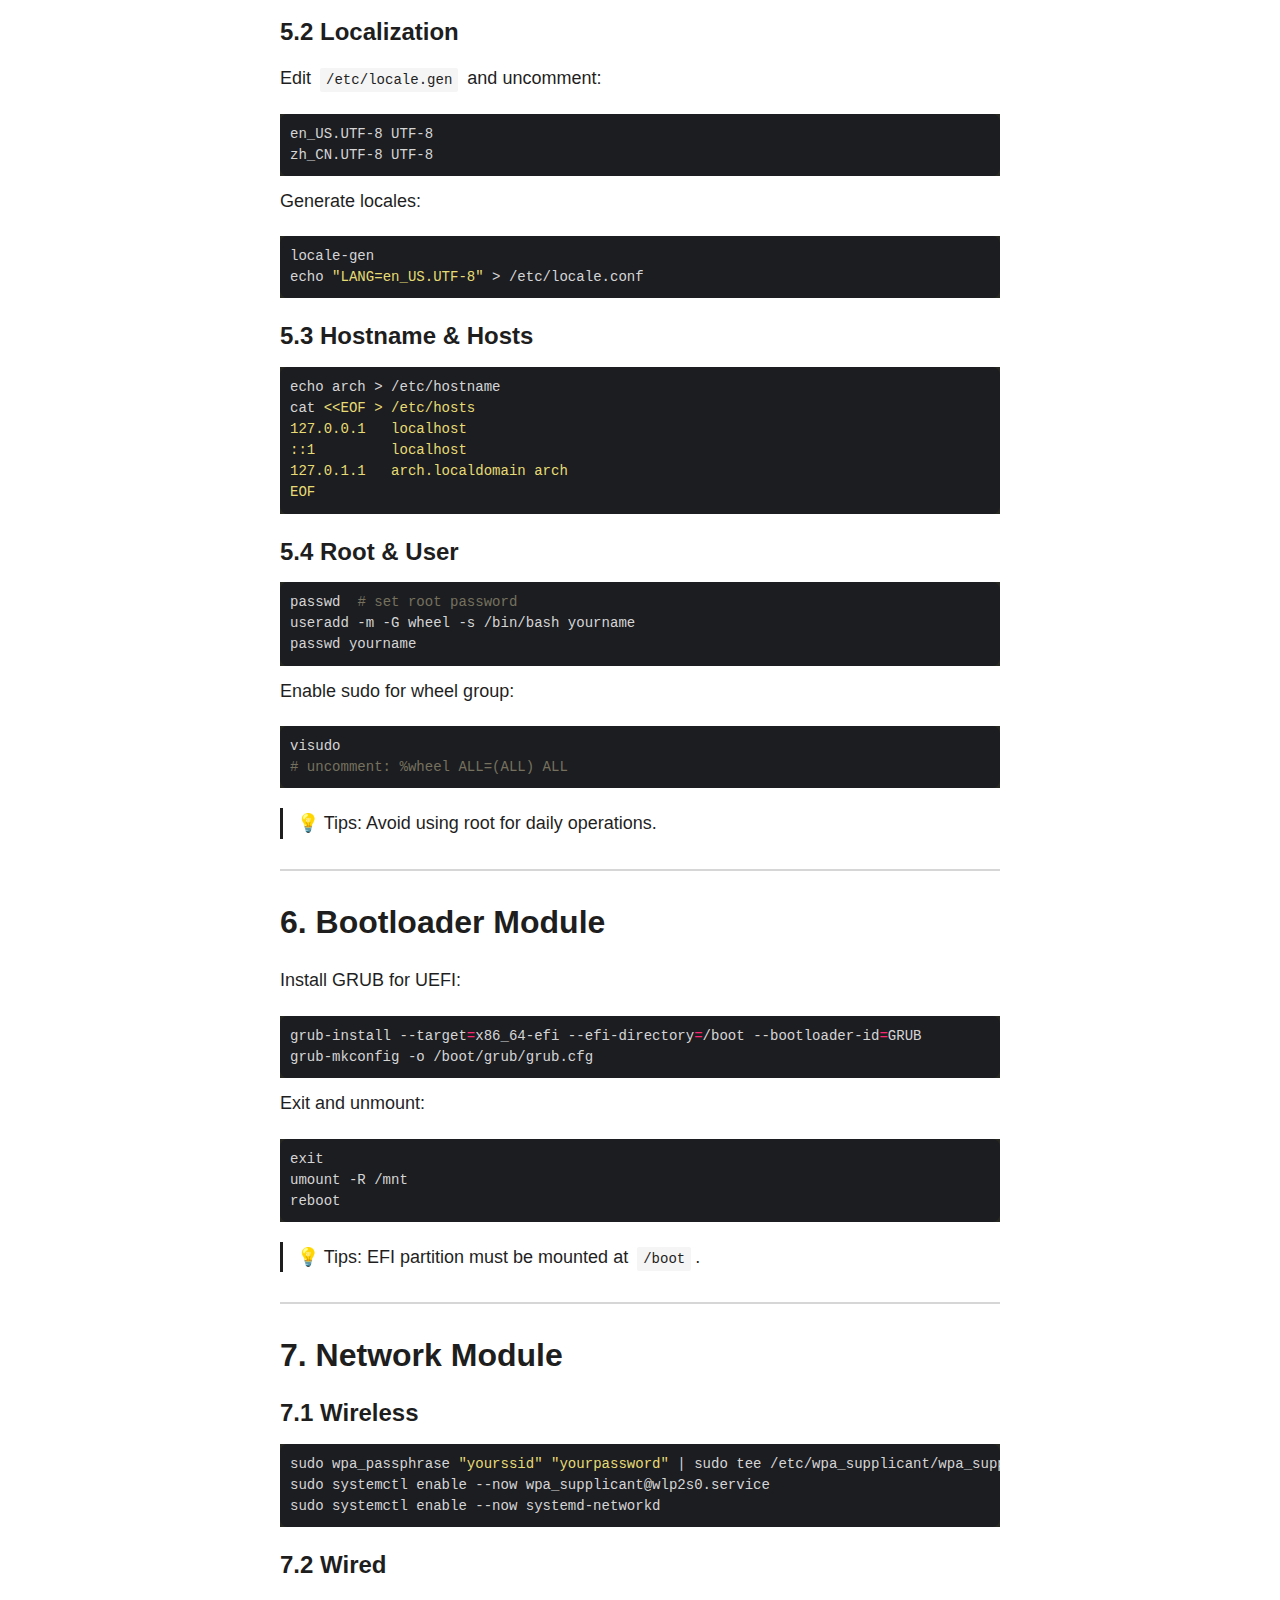
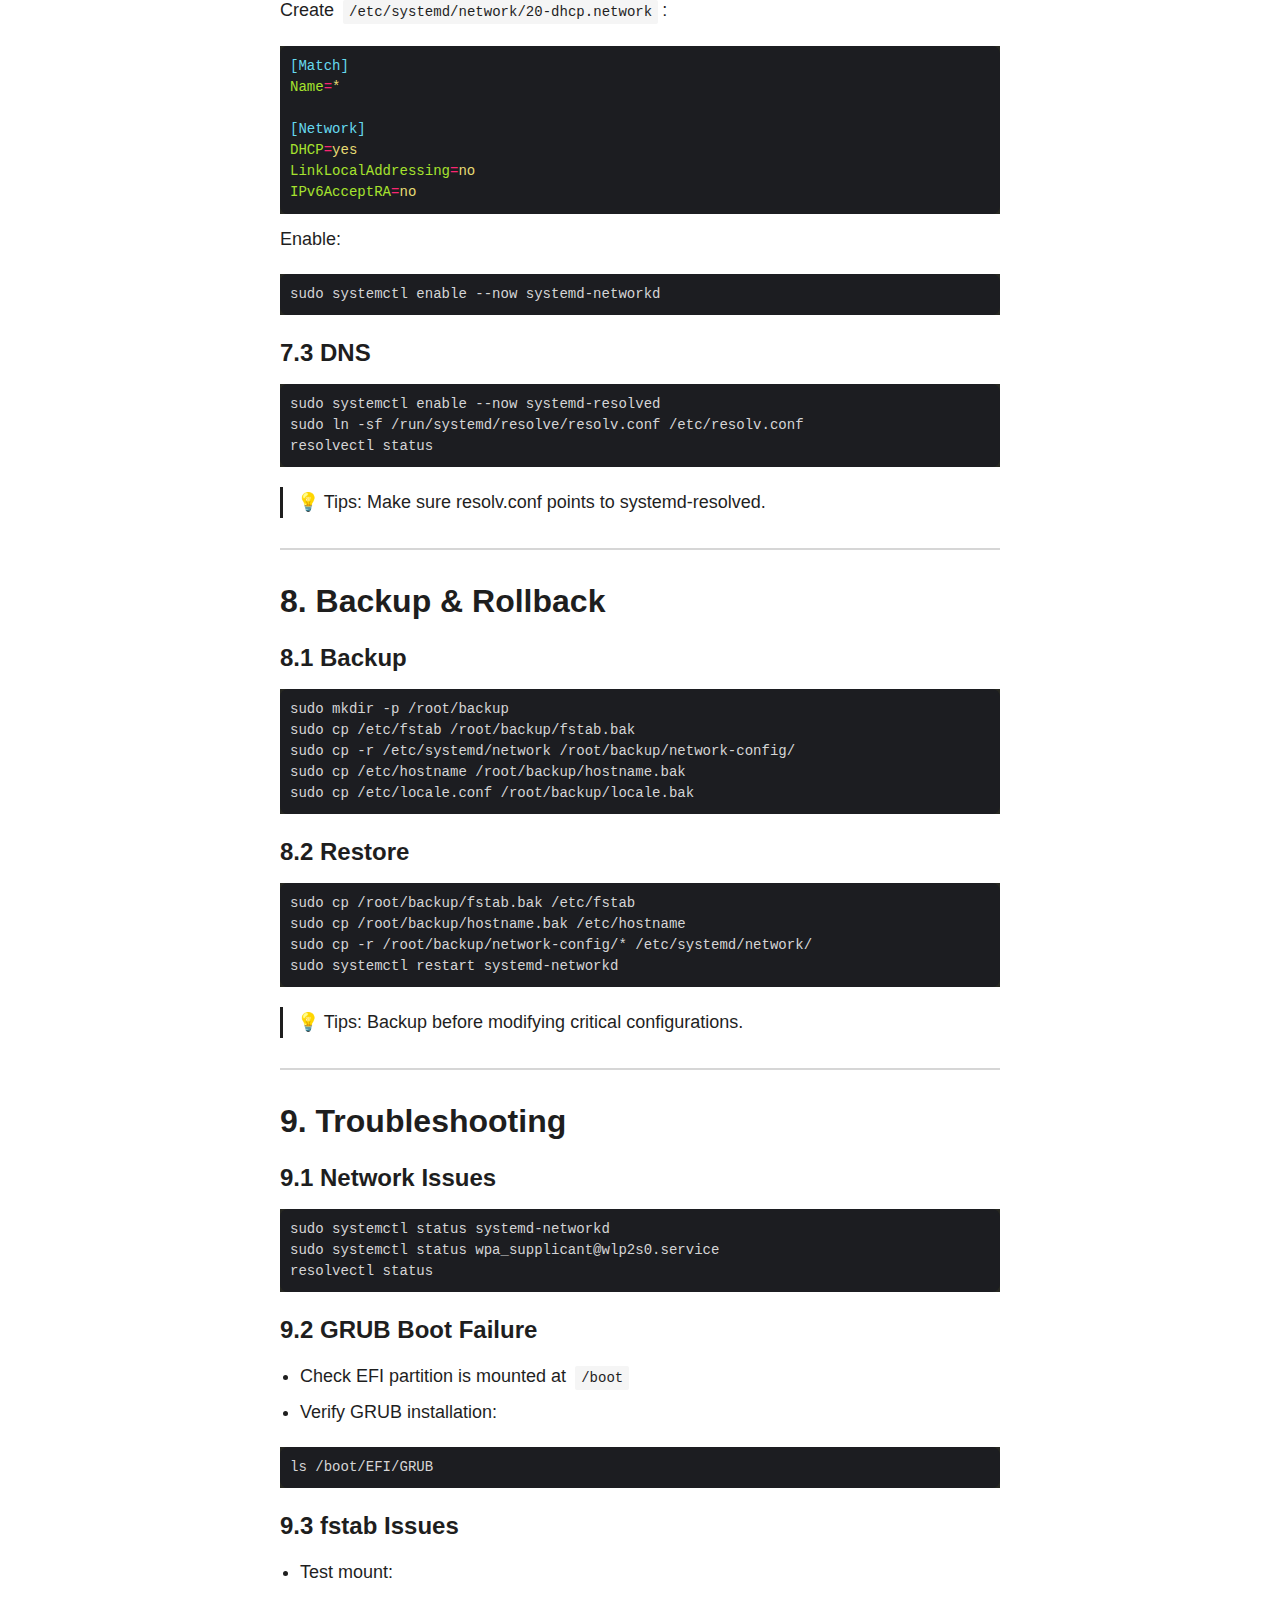
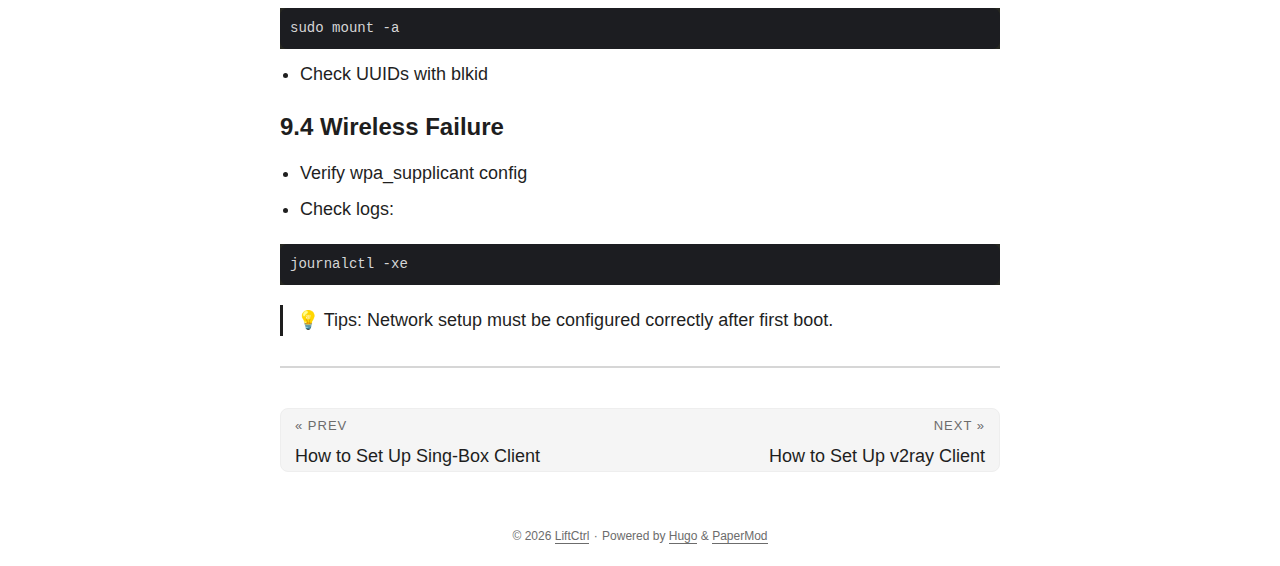
<file: posts/2025-12-07-how-to-set-up-arch-linux/index.html>
<!doctype html><html lang=en dir=auto><head><meta charset=utf-8><meta http-equiv=X-UA-Compatible content="IE=edge"><meta name=viewport content="width=device-width,initial-scale=1,shrink-to-fit=no"><meta name=robots content="index, follow"><title>How to Set Up Arch Linux | LiftCtrl</title><meta name=keywords content><meta name=description content="This guide explains how to install Arch Linux from scratch, covering disk partitioning, base system installation, and essential system configuration. This setup is ideal for users seeking a minimal and fully customizable Linux environment, ensuring maximum control, performance, and long-term maintainability.

1. Preparation
1.1 Installation USB
Write Arch Linux ISO to a USB drive:
sudo dd if=archlinux-2025.iso of=/dev/sdX bs=4M status=progress oflag=sync

💡 Tips:

if → input ISO file
of → target USB device (e.g., /dev/sdb)
bs=4M → block size
status=progress → show progress
oflag=sync → ensure all data is written



⚠️ Note: Double-check of=/dev/sdX. Wrong device = data loss."><meta name=author content="Xian Zhan Yang"><link rel=canonical href=https://liftctrl.github.io/posts/2025-12-07-how-to-set-up-arch-linux/><link crossorigin=anonymous href=/assets/css/stylesheet.81e74040d38fcee7568787ccd58716f277fedaf35abedea6b2b3ee4275e13879.css integrity="sha256-gedAQNOPzudWh4fM1YcW8nf+2vNavt6msrPuQnXhOHk=" rel="preload stylesheet" as=style><link rel=icon href=https://liftctrl.github.io/favicon.ico><link rel=icon type=image/png sizes=16x16 href=https://liftctrl.github.io/favicon-16x16.png><link rel=icon type=image/png sizes=32x32 href=https://liftctrl.github.io/favicon-32x32.png><link rel=apple-touch-icon href=https://liftctrl.github.io/apple-touch-icon.png><link rel=mask-icon href=https://liftctrl.github.io/safari-pinned-tab.svg><meta name=theme-color content="#2e2e33"><meta name=msapplication-TileColor content="#2e2e33"><link rel=alternate hreflang=en href=https://liftctrl.github.io/posts/2025-12-07-how-to-set-up-arch-linux/><noscript><style>#theme-toggle,.top-link{display:none}</style><style>@media(prefers-color-scheme:dark){:root{--theme:rgb(29, 30, 32);--entry:rgb(46, 46, 51);--primary:rgb(218, 218, 219);--secondary:rgb(155, 156, 157);--tertiary:rgb(65, 66, 68);--content:rgb(196, 196, 197);--code-block-bg:rgb(46, 46, 51);--code-bg:rgb(55, 56, 62);--border:rgb(51, 51, 51)}.list{background:var(--theme)}.list:not(.dark)::-webkit-scrollbar-track{background:0 0}.list:not(.dark)::-webkit-scrollbar-thumb{border-color:var(--theme)}}</style></noscript><meta property="og:url" content="https://liftctrl.github.io/posts/2025-12-07-how-to-set-up-arch-linux/"><meta property="og:site_name" content="LiftCtrl"><meta property="og:title" content="How to Set Up Arch Linux"><meta property="og:description" content="This guide explains how to install Arch Linux from scratch, covering disk partitioning, base system installation, and essential system configuration. This setup is ideal for users seeking a minimal and fully customizable Linux environment, ensuring maximum control, performance, and long-term maintainability.
1. Preparation 1.1 Installation USB Write Arch Linux ISO to a USB drive:
sudo dd if=archlinux-2025.iso of=/dev/sdX bs=4M status=progress oflag=sync 💡 Tips:
if → input ISO file of → target USB device (e.g., /dev/sdb) bs=4M → block size status=progress → show progress oflag=sync → ensure all data is written ⚠️ Note: Double-check of=/dev/sdX. Wrong device = data loss."><meta property="og:locale" content="en"><meta property="og:type" content="article"><meta property="article:section" content="posts"><meta property="article:published_time" content="2025-12-07T14:01:41+08:00"><meta property="article:modified_time" content="2025-12-07T14:01:41+08:00"><meta name=twitter:card content="summary"><meta name=twitter:title content="How to Set Up Arch Linux"><meta name=twitter:description content="This guide explains how to install Arch Linux from scratch, covering disk partitioning, base system installation, and essential system configuration. This setup is ideal for users seeking a minimal and fully customizable Linux environment, ensuring maximum control, performance, and long-term maintainability.

1. Preparation
1.1 Installation USB
Write Arch Linux ISO to a USB drive:
sudo dd if=archlinux-2025.iso of=/dev/sdX bs=4M status=progress oflag=sync

💡 Tips:

if → input ISO file
of → target USB device (e.g., /dev/sdb)
bs=4M → block size
status=progress → show progress
oflag=sync → ensure all data is written



⚠️ Note: Double-check of=/dev/sdX. Wrong device = data loss."><script type=application/ld+json>{"@context":"https://schema.org","@type":"BreadcrumbList","itemListElement":[{"@type":"ListItem","position":1,"name":"Posts","item":"https://liftctrl.github.io/posts/"},{"@type":"ListItem","position":2,"name":"How to Set Up Arch Linux","item":"https://liftctrl.github.io/posts/2025-12-07-how-to-set-up-arch-linux/"}]}</script><script type=application/ld+json>{"@context":"https://schema.org","@type":"BlogPosting","headline":"How to Set Up Arch Linux","name":"How to Set Up Arch Linux","description":"This guide explains how to install Arch Linux from scratch, covering disk partitioning, base system installation, and essential system configuration. This setup is ideal for users seeking a minimal and fully customizable Linux environment, ensuring maximum control, performance, and long-term maintainability.\n1. Preparation 1.1 Installation USB Write Arch Linux ISO to a USB drive:\nsudo dd if=archlinux-2025.iso of=/dev/sdX bs=4M status=progress oflag=sync 💡 Tips:\nif → input ISO file of → target USB device (e.g., /dev/sdb) bs=4M → block size status=progress → show progress oflag=sync → ensure all data is written ⚠️ Note: Double-check of=/dev/sdX. Wrong device = data loss.\n","keywords":[],"articleBody":"This guide explains how to install Arch Linux from scratch, covering disk partitioning, base system installation, and essential system configuration. This setup is ideal for users seeking a minimal and fully customizable Linux environment, ensuring maximum control, performance, and long-term maintainability.\n1. Preparation 1.1 Installation USB Write Arch Linux ISO to a USB drive:\nsudo dd if=archlinux-2025.iso of=/dev/sdX bs=4M status=progress oflag=sync 💡 Tips:\nif → input ISO file of → target USB device (e.g., /dev/sdb) bs=4M → block size status=progress → show progress oflag=sync → ensure all data is written ⚠️ Note: Double-check of=/dev/sdX. Wrong device = data loss.\n1.2 Networking Wired: plug in the Ethernet cable; DHCP should work automatically. Wireless (live environment): iwctl station wlan0 connect yourssid ping archlinux.org 💡 Tips: Ensure the network works before continuing.\n1.3 Disk Partitioning Partition the disk using fdisk (GPT):\nsudo fdisk /dev/nvme0n1 Inside fdisk:\ng → create GPT partition table Create EFI partition (~512MB) Create Root partition (remaining space) w → write changes 💡 Tips: After partitioning, verify:\nsudo fdisk -l /dev/nvme0n1 2. Filesystem \u0026 Mount Module Format partitions:\nmkfs.fat -F32 /dev/nvme0n1p1 mkfs.ext4 /dev/nvme0n1p2 Mount partitions:\nmount /dev/nvme0n1p2 /mnt mkdir /mnt/boot mount /dev/nvme0n1p1 /mnt/boot 💡 Tips: EFI partition must be mounted at /boot.\n3. Mirror Optimization Module Optimize mirrors for faster downloads:\nreflector -c China -l 5 -f 5 --sort rate --save /etc/pacman.d/mirrorlist 💡 Tips: Use the fastest mirrors to speed up installation and updates.\n4. Base System Module Install base packages:\npacstrap /mnt base base-devel linux linux-firmware vim sudo Optional packages:\npacstrap /mnt wpa_supplicant # for wireless pacstrap /mnt grub efibootmgr # for bootloader Generate fstab:\ngenfstab -U /mnt \u003e\u003e /mnt/etc/fstab 💡 Tips: fstab is essential for mounting partitions.\n5. System Configuration Module Enter the new system:\narch-chroot /mnt 5.1 Timezone ln -sf /usr/share/zoneinfo/Asia/Taipei /etc/localtime hwclock --systohc 5.2 Localization Edit /etc/locale.gen and uncomment:\nen_US.UTF-8 UTF-8 zh_CN.UTF-8 UTF-8 Generate locales:\nlocale-gen echo \"LANG=en_US.UTF-8\" \u003e /etc/locale.conf 5.3 Hostname \u0026 Hosts echo arch \u003e /etc/hostname cat \u003c /etc/hosts 127.0.0.1 localhost ::1 localhost 127.0.1.1 arch.localdomain arch EOF 5.4 Root \u0026 User passwd # set root password useradd -m -G wheel -s /bin/bash yourname passwd yourname Enable sudo for wheel group:\nvisudo # uncomment: %wheel ALL=(ALL) ALL 💡 Tips: Avoid using root for daily operations.\n6. Bootloader Module Install GRUB for UEFI:\ngrub-install --target=x86_64-efi --efi-directory=/boot --bootloader-id=GRUB grub-mkconfig -o /boot/grub/grub.cfg Exit and unmount:\nexit umount -R /mnt reboot 💡 Tips: EFI partition must be mounted at /boot.\n7. Network Module 7.1 Wireless sudo wpa_passphrase \"yourssid\" \"yourpassword\" | sudo tee /etc/wpa_supplicant/wpa_supplicant-wlp2s0.conf sudo systemctl enable --now wpa_supplicant@wlp2s0.service sudo systemctl enable --now systemd-networkd 7.2 Wired Create /etc/systemd/network/20-dhcp.network:\n[Match] Name=* [Network] DHCP=yes LinkLocalAddressing=no IPv6AcceptRA=no Enable:\nsudo systemctl enable --now systemd-networkd 7.3 DNS sudo systemctl enable --now systemd-resolved sudo ln -sf /run/systemd/resolve/resolv.conf /etc/resolv.conf resolvectl status 💡 Tips: Make sure resolv.conf points to systemd-resolved.\n8. Backup \u0026 Rollback 8.1 Backup sudo mkdir -p /root/backup sudo cp /etc/fstab /root/backup/fstab.bak sudo cp -r /etc/systemd/network /root/backup/network-config/ sudo cp /etc/hostname /root/backup/hostname.bak sudo cp /etc/locale.conf /root/backup/locale.bak 8.2 Restore sudo cp /root/backup/fstab.bak /etc/fstab sudo cp /root/backup/hostname.bak /etc/hostname sudo cp -r /root/backup/network-config/* /etc/systemd/network/ sudo systemctl restart systemd-networkd 💡 Tips: Backup before modifying critical configurations.\n9. Troubleshooting 9.1 Network Issues sudo systemctl status systemd-networkd sudo systemctl status wpa_supplicant@wlp2s0.service resolvectl status 9.2 GRUB Boot Failure Check EFI partition is mounted at /boot Verify GRUB installation: ls /boot/EFI/GRUB 9.3 fstab Issues Test mount: sudo mount -a Check UUIDs with blkid 9.4 Wireless Failure Verify wpa_supplicant config Check logs: journalctl -xe 💡 Tips: Network setup must be configured correctly after first boot.\n","wordCount":"580","inLanguage":"en","datePublished":"2025-12-07T14:01:41+08:00","dateModified":"2025-12-07T14:01:41+08:00","author":{"@type":"Person","name":"Xian Zhan Yang"},"mainEntityOfPage":{"@type":"WebPage","@id":"https://liftctrl.github.io/posts/2025-12-07-how-to-set-up-arch-linux/"},"publisher":{"@type":"Organization","name":"LiftCtrl","logo":{"@type":"ImageObject","url":"https://liftctrl.github.io/favicon.ico"}}}</script></head><body id=top><script>localStorage.getItem("pref-theme")==="dark"?document.body.classList.add("dark"):localStorage.getItem("pref-theme")==="light"?document.body.classList.remove("dark"):window.matchMedia("(prefers-color-scheme: dark)").matches&&document.body.classList.add("dark")</script><header class=header><nav class=nav><div class=logo><a href=https://liftctrl.github.io/ accesskey=h title="LiftCtrl (Alt + H)">LiftCtrl</a><div class=logo-switches><button id=theme-toggle accesskey=t title="(Alt + T)" aria-label="Toggle theme">
<svg id="moon" width="24" height="18" viewBox="0 0 24 24" fill="none" stroke="currentColor" stroke-width="2" stroke-linecap="round" stroke-linejoin="round"><path d="M21 12.79A9 9 0 1111.21 3 7 7 0 0021 12.79z"/></svg>
<svg id="sun" width="24" height="18" viewBox="0 0 24 24" fill="none" stroke="currentColor" stroke-width="2" stroke-linecap="round" stroke-linejoin="round"><circle cx="12" cy="12" r="5"/><line x1="12" y1="1" x2="12" y2="3"/><line x1="12" y1="21" x2="12" y2="23"/><line x1="4.22" y1="4.22" x2="5.64" y2="5.64"/><line x1="18.36" y1="18.36" x2="19.78" y2="19.78"/><line x1="1" y1="12" x2="3" y2="12"/><line x1="21" y1="12" x2="23" y2="12"/><line x1="4.22" y1="19.78" x2="5.64" y2="18.36"/><line x1="18.36" y1="5.64" x2="19.78" y2="4.22"/></svg></button></div></div><ul id=menu><li><a href=https://liftctrl.github.io/ title=Home><span>Home</span></a></li><li><a href=https://liftctrl.github.io/posts/ title=Posts><span>Posts</span></a></li></ul></nav></header><main class=main><article class=post-single><header class=post-header><h1 class="post-title entry-hint-parent">How to Set Up Arch Linux</h1><div class=post-meta><span title='2025-12-07 14:01:41 +0800 +0800'>December 7, 2025</span>&nbsp;·&nbsp;<span>3 min</span>&nbsp;·&nbsp;<span>Xian Zhan Yang</span></div></header><div class=post-content><p>This guide explains how to install <strong>Arch Linux from scratch</strong>, covering disk partitioning, base system installation, and essential system configuration. This setup is ideal for users seeking a minimal and fully customizable Linux environment, ensuring maximum control, performance, and long-term maintainability.</p><hr><h2 id=1-preparation>1. Preparation<a hidden class=anchor aria-hidden=true href=#1-preparation>#</a></h2><h3 id=11-installation-usb>1.1 Installation USB<a hidden class=anchor aria-hidden=true href=#11-installation-usb>#</a></h3><p>Write Arch Linux ISO to a USB drive:</p><div class=highlight><pre tabindex=0 style=color:#f8f8f2;background-color:#272822;-moz-tab-size:4;-o-tab-size:4;tab-size:4;-webkit-text-size-adjust:none><code class=language-bash data-lang=bash><span style=display:flex><span>sudo dd <span style=color:#66d9ef>if</span><span style=color:#f92672>=</span>archlinux-2025.iso of<span style=color:#f92672>=</span>/dev/sdX bs<span style=color:#f92672>=</span>4M status<span style=color:#f92672>=</span>progress oflag<span style=color:#f92672>=</span>sync
</span></span></code></pre></div><blockquote><p>💡 Tips:</p><ul><li><code>if</code> → input ISO file</li><li><code>of</code> → target USB device (e.g., <code>/dev/sdb</code>)</li><li><code>bs=4M</code> → block size</li><li><code>status=progress</code> → show progress</li><li><code>oflag=sync</code> → ensure all data is written</li></ul></blockquote><blockquote><p>⚠️ Note: Double-check <code>of=/dev/sdX</code>. Wrong device = data loss.</p></blockquote><h3 id=12-networking>1.2 Networking<a hidden class=anchor aria-hidden=true href=#12-networking>#</a></h3><ul><li><strong>Wired</strong>: plug in the Ethernet cable; DHCP should work automatically.</li><li><strong>Wireless</strong> (live environment):</li></ul><div class=highlight><pre tabindex=0 style=color:#f8f8f2;background-color:#272822;-moz-tab-size:4;-o-tab-size:4;tab-size:4;-webkit-text-size-adjust:none><code class=language-bash data-lang=bash><span style=display:flex><span>iwctl
</span></span><span style=display:flex><span>station wlan0 connect yourssid
</span></span><span style=display:flex><span>ping archlinux.org
</span></span></code></pre></div><blockquote><p>💡 Tips: Ensure the network works before continuing.</p></blockquote><h3 id=13-disk-partitioning>1.3 Disk Partitioning<a hidden class=anchor aria-hidden=true href=#13-disk-partitioning>#</a></h3><p>Partition the disk using <code>fdisk</code> (GPT):</p><div class=highlight><pre tabindex=0 style=color:#f8f8f2;background-color:#272822;-moz-tab-size:4;-o-tab-size:4;tab-size:4;-webkit-text-size-adjust:none><code class=language-bash data-lang=bash><span style=display:flex><span>sudo fdisk /dev/nvme0n1
</span></span></code></pre></div><p>Inside <code>fdisk</code>:</p><ul><li><code>g</code> → create GPT partition table</li><li>Create EFI partition (~512MB)</li><li>Create Root partition (remaining space)</li><li><code>w</code> → write changes</li></ul><blockquote><p>💡 Tips: After partitioning, verify:</p><div class=highlight><pre tabindex=0 style=color:#f8f8f2;background-color:#272822;-moz-tab-size:4;-o-tab-size:4;tab-size:4;-webkit-text-size-adjust:none><code class=language-bash data-lang=bash><span style=display:flex><span>sudo fdisk -l /dev/nvme0n1
</span></span></code></pre></div></blockquote><hr><h2 id=2-filesystem--mount-module>2. Filesystem & Mount Module<a hidden class=anchor aria-hidden=true href=#2-filesystem--mount-module>#</a></h2><p>Format partitions:</p><div class=highlight><pre tabindex=0 style=color:#f8f8f2;background-color:#272822;-moz-tab-size:4;-o-tab-size:4;tab-size:4;-webkit-text-size-adjust:none><code class=language-bash data-lang=bash><span style=display:flex><span>mkfs.fat -F32 /dev/nvme0n1p1
</span></span><span style=display:flex><span>mkfs.ext4 /dev/nvme0n1p2
</span></span></code></pre></div><p>Mount partitions:</p><div class=highlight><pre tabindex=0 style=color:#f8f8f2;background-color:#272822;-moz-tab-size:4;-o-tab-size:4;tab-size:4;-webkit-text-size-adjust:none><code class=language-bash data-lang=bash><span style=display:flex><span>mount /dev/nvme0n1p2 /mnt
</span></span><span style=display:flex><span>mkdir /mnt/boot
</span></span><span style=display:flex><span>mount /dev/nvme0n1p1 /mnt/boot
</span></span></code></pre></div><blockquote><p>💡 Tips: EFI partition must be mounted at <code>/boot</code>.</p></blockquote><hr><h2 id=3-mirror-optimization-module>3. Mirror Optimization Module<a hidden class=anchor aria-hidden=true href=#3-mirror-optimization-module>#</a></h2><p>Optimize mirrors for faster downloads:</p><div class=highlight><pre tabindex=0 style=color:#f8f8f2;background-color:#272822;-moz-tab-size:4;-o-tab-size:4;tab-size:4;-webkit-text-size-adjust:none><code class=language-bash data-lang=bash><span style=display:flex><span>reflector -c China -l <span style=color:#ae81ff>5</span> -f <span style=color:#ae81ff>5</span> --sort rate --save /etc/pacman.d/mirrorlist
</span></span></code></pre></div><blockquote><p>💡 Tips: Use the fastest mirrors to speed up installation and updates.</p></blockquote><hr><h2 id=4-base-system-module>4. Base System Module<a hidden class=anchor aria-hidden=true href=#4-base-system-module>#</a></h2><p>Install base packages:</p><div class=highlight><pre tabindex=0 style=color:#f8f8f2;background-color:#272822;-moz-tab-size:4;-o-tab-size:4;tab-size:4;-webkit-text-size-adjust:none><code class=language-bash data-lang=bash><span style=display:flex><span>pacstrap /mnt base base-devel linux linux-firmware vim sudo
</span></span></code></pre></div><p>Optional packages:</p><div class=highlight><pre tabindex=0 style=color:#f8f8f2;background-color:#272822;-moz-tab-size:4;-o-tab-size:4;tab-size:4;-webkit-text-size-adjust:none><code class=language-bash data-lang=bash><span style=display:flex><span>pacstrap /mnt wpa_supplicant  <span style=color:#75715e># for wireless</span>
</span></span><span style=display:flex><span>pacstrap /mnt grub efibootmgr  <span style=color:#75715e># for bootloader</span>
</span></span></code></pre></div><p>Generate fstab:</p><div class=highlight><pre tabindex=0 style=color:#f8f8f2;background-color:#272822;-moz-tab-size:4;-o-tab-size:4;tab-size:4;-webkit-text-size-adjust:none><code class=language-bash data-lang=bash><span style=display:flex><span>genfstab -U /mnt &gt;&gt; /mnt/etc/fstab
</span></span></code></pre></div><blockquote><p>💡 Tips: fstab is essential for mounting partitions.</p></blockquote><hr><h2 id=5-system-configuration-module>5. System Configuration Module<a hidden class=anchor aria-hidden=true href=#5-system-configuration-module>#</a></h2><p>Enter the new system:</p><div class=highlight><pre tabindex=0 style=color:#f8f8f2;background-color:#272822;-moz-tab-size:4;-o-tab-size:4;tab-size:4;-webkit-text-size-adjust:none><code class=language-bash data-lang=bash><span style=display:flex><span>arch-chroot /mnt
</span></span></code></pre></div><h3 id=51-timezone>5.1 Timezone<a hidden class=anchor aria-hidden=true href=#51-timezone>#</a></h3><div class=highlight><pre tabindex=0 style=color:#f8f8f2;background-color:#272822;-moz-tab-size:4;-o-tab-size:4;tab-size:4;-webkit-text-size-adjust:none><code class=language-bash data-lang=bash><span style=display:flex><span>ln -sf /usr/share/zoneinfo/Asia/Taipei /etc/localtime
</span></span><span style=display:flex><span>hwclock --systohc
</span></span></code></pre></div><h3 id=52-localization>5.2 Localization<a hidden class=anchor aria-hidden=true href=#52-localization>#</a></h3><p>Edit <code>/etc/locale.gen</code> and uncomment:</p><div class=highlight><pre tabindex=0 style=color:#f8f8f2;background-color:#272822;-moz-tab-size:4;-o-tab-size:4;tab-size:4;-webkit-text-size-adjust:none><code class=language-bash data-lang=bash><span style=display:flex><span>en_US.UTF-8 UTF-8
</span></span><span style=display:flex><span>zh_CN.UTF-8 UTF-8
</span></span></code></pre></div><p>Generate locales:</p><div class=highlight><pre tabindex=0 style=color:#f8f8f2;background-color:#272822;-moz-tab-size:4;-o-tab-size:4;tab-size:4;-webkit-text-size-adjust:none><code class=language-bash data-lang=bash><span style=display:flex><span>locale-gen
</span></span><span style=display:flex><span>echo <span style=color:#e6db74>&#34;LANG=en_US.UTF-8&#34;</span> &gt; /etc/locale.conf
</span></span></code></pre></div><h3 id=53-hostname--hosts>5.3 Hostname & Hosts<a hidden class=anchor aria-hidden=true href=#53-hostname--hosts>#</a></h3><div class=highlight><pre tabindex=0 style=color:#f8f8f2;background-color:#272822;-moz-tab-size:4;-o-tab-size:4;tab-size:4;-webkit-text-size-adjust:none><code class=language-bash data-lang=bash><span style=display:flex><span>echo arch &gt; /etc/hostname
</span></span><span style=display:flex><span>cat <span style=color:#e6db74>&lt;&lt;EOF &gt; /etc/hosts
</span></span></span><span style=display:flex><span><span style=color:#e6db74>127.0.0.1   localhost
</span></span></span><span style=display:flex><span><span style=color:#e6db74>::1         localhost
</span></span></span><span style=display:flex><span><span style=color:#e6db74>127.0.1.1   arch.localdomain arch
</span></span></span><span style=display:flex><span><span style=color:#e6db74>EOF</span>
</span></span></code></pre></div><h3 id=54-root--user>5.4 Root & User<a hidden class=anchor aria-hidden=true href=#54-root--user>#</a></h3><div class=highlight><pre tabindex=0 style=color:#f8f8f2;background-color:#272822;-moz-tab-size:4;-o-tab-size:4;tab-size:4;-webkit-text-size-adjust:none><code class=language-bash data-lang=bash><span style=display:flex><span>passwd  <span style=color:#75715e># set root password</span>
</span></span><span style=display:flex><span>useradd -m -G wheel -s /bin/bash yourname
</span></span><span style=display:flex><span>passwd yourname
</span></span></code></pre></div><p>Enable sudo for wheel group:</p><div class=highlight><pre tabindex=0 style=color:#f8f8f2;background-color:#272822;-moz-tab-size:4;-o-tab-size:4;tab-size:4;-webkit-text-size-adjust:none><code class=language-bash data-lang=bash><span style=display:flex><span>visudo
</span></span><span style=display:flex><span><span style=color:#75715e># uncomment: %wheel ALL=(ALL) ALL</span>
</span></span></code></pre></div><blockquote><p>💡 Tips: Avoid using root for daily operations.</p></blockquote><hr><h2 id=6-bootloader-module>6. Bootloader Module<a hidden class=anchor aria-hidden=true href=#6-bootloader-module>#</a></h2><p>Install GRUB for UEFI:</p><div class=highlight><pre tabindex=0 style=color:#f8f8f2;background-color:#272822;-moz-tab-size:4;-o-tab-size:4;tab-size:4;-webkit-text-size-adjust:none><code class=language-bash data-lang=bash><span style=display:flex><span>grub-install --target<span style=color:#f92672>=</span>x86_64-efi --efi-directory<span style=color:#f92672>=</span>/boot --bootloader-id<span style=color:#f92672>=</span>GRUB
</span></span><span style=display:flex><span>grub-mkconfig -o /boot/grub/grub.cfg
</span></span></code></pre></div><p>Exit and unmount:</p><div class=highlight><pre tabindex=0 style=color:#f8f8f2;background-color:#272822;-moz-tab-size:4;-o-tab-size:4;tab-size:4;-webkit-text-size-adjust:none><code class=language-bash data-lang=bash><span style=display:flex><span>exit
</span></span><span style=display:flex><span>umount -R /mnt
</span></span><span style=display:flex><span>reboot
</span></span></code></pre></div><blockquote><p>💡 Tips: EFI partition must be mounted at <code>/boot</code>.</p></blockquote><hr><h2 id=7-network-module>7. Network Module<a hidden class=anchor aria-hidden=true href=#7-network-module>#</a></h2><h3 id=71-wireless>7.1 Wireless<a hidden class=anchor aria-hidden=true href=#71-wireless>#</a></h3><div class=highlight><pre tabindex=0 style=color:#f8f8f2;background-color:#272822;-moz-tab-size:4;-o-tab-size:4;tab-size:4;-webkit-text-size-adjust:none><code class=language-bash data-lang=bash><span style=display:flex><span>sudo wpa_passphrase <span style=color:#e6db74>&#34;yourssid&#34;</span> <span style=color:#e6db74>&#34;yourpassword&#34;</span> | sudo tee /etc/wpa_supplicant/wpa_supplicant-wlp2s0.conf
</span></span><span style=display:flex><span>sudo systemctl enable --now wpa_supplicant@wlp2s0.service
</span></span><span style=display:flex><span>sudo systemctl enable --now systemd-networkd
</span></span></code></pre></div><h3 id=72-wired>7.2 Wired<a hidden class=anchor aria-hidden=true href=#72-wired>#</a></h3><p>Create <code>/etc/systemd/network/20-dhcp.network</code>:</p><div class=highlight><pre tabindex=0 style=color:#f8f8f2;background-color:#272822;-moz-tab-size:4;-o-tab-size:4;tab-size:4;-webkit-text-size-adjust:none><code class=language-ini data-lang=ini><span style=display:flex><span><span style=color:#66d9ef>[Match]</span>
</span></span><span style=display:flex><span><span style=color:#a6e22e>Name</span><span style=color:#f92672>=</span><span style=color:#e6db74>*</span>
</span></span><span style=display:flex><span>
</span></span><span style=display:flex><span><span style=color:#66d9ef>[Network]</span>
</span></span><span style=display:flex><span><span style=color:#a6e22e>DHCP</span><span style=color:#f92672>=</span><span style=color:#e6db74>yes</span>
</span></span><span style=display:flex><span><span style=color:#a6e22e>LinkLocalAddressing</span><span style=color:#f92672>=</span><span style=color:#e6db74>no</span>
</span></span><span style=display:flex><span><span style=color:#a6e22e>IPv6AcceptRA</span><span style=color:#f92672>=</span><span style=color:#e6db74>no</span>
</span></span></code></pre></div><p>Enable:</p><div class=highlight><pre tabindex=0 style=color:#f8f8f2;background-color:#272822;-moz-tab-size:4;-o-tab-size:4;tab-size:4;-webkit-text-size-adjust:none><code class=language-bash data-lang=bash><span style=display:flex><span>sudo systemctl enable --now systemd-networkd
</span></span></code></pre></div><h3 id=73-dns>7.3 DNS<a hidden class=anchor aria-hidden=true href=#73-dns>#</a></h3><div class=highlight><pre tabindex=0 style=color:#f8f8f2;background-color:#272822;-moz-tab-size:4;-o-tab-size:4;tab-size:4;-webkit-text-size-adjust:none><code class=language-bash data-lang=bash><span style=display:flex><span>sudo systemctl enable --now systemd-resolved
</span></span><span style=display:flex><span>sudo ln -sf /run/systemd/resolve/resolv.conf /etc/resolv.conf
</span></span><span style=display:flex><span>resolvectl status
</span></span></code></pre></div><blockquote><p>💡 Tips: Make sure resolv.conf points to systemd-resolved.</p></blockquote><hr><h2 id=8-backup--rollback>8. Backup & Rollback<a hidden class=anchor aria-hidden=true href=#8-backup--rollback>#</a></h2><h3 id=81-backup>8.1 Backup<a hidden class=anchor aria-hidden=true href=#81-backup>#</a></h3><div class=highlight><pre tabindex=0 style=color:#f8f8f2;background-color:#272822;-moz-tab-size:4;-o-tab-size:4;tab-size:4;-webkit-text-size-adjust:none><code class=language-bash data-lang=bash><span style=display:flex><span>sudo mkdir -p /root/backup
</span></span><span style=display:flex><span>sudo cp /etc/fstab /root/backup/fstab.bak
</span></span><span style=display:flex><span>sudo cp -r /etc/systemd/network /root/backup/network-config/
</span></span><span style=display:flex><span>sudo cp /etc/hostname /root/backup/hostname.bak
</span></span><span style=display:flex><span>sudo cp /etc/locale.conf /root/backup/locale.bak
</span></span></code></pre></div><h3 id=82-restore>8.2 Restore<a hidden class=anchor aria-hidden=true href=#82-restore>#</a></h3><div class=highlight><pre tabindex=0 style=color:#f8f8f2;background-color:#272822;-moz-tab-size:4;-o-tab-size:4;tab-size:4;-webkit-text-size-adjust:none><code class=language-bash data-lang=bash><span style=display:flex><span>sudo cp /root/backup/fstab.bak /etc/fstab
</span></span><span style=display:flex><span>sudo cp /root/backup/hostname.bak /etc/hostname
</span></span><span style=display:flex><span>sudo cp -r /root/backup/network-config/* /etc/systemd/network/
</span></span><span style=display:flex><span>sudo systemctl restart systemd-networkd
</span></span></code></pre></div><blockquote><p>💡 Tips: Backup before modifying critical configurations.</p></blockquote><hr><h2 id=9-troubleshooting>9. Troubleshooting<a hidden class=anchor aria-hidden=true href=#9-troubleshooting>#</a></h2><h3 id=91-network-issues>9.1 Network Issues<a hidden class=anchor aria-hidden=true href=#91-network-issues>#</a></h3><div class=highlight><pre tabindex=0 style=color:#f8f8f2;background-color:#272822;-moz-tab-size:4;-o-tab-size:4;tab-size:4;-webkit-text-size-adjust:none><code class=language-bash data-lang=bash><span style=display:flex><span>sudo systemctl status systemd-networkd
</span></span><span style=display:flex><span>sudo systemctl status wpa_supplicant@wlp2s0.service
</span></span><span style=display:flex><span>resolvectl status
</span></span></code></pre></div><h3 id=92-grub-boot-failure>9.2 GRUB Boot Failure<a hidden class=anchor aria-hidden=true href=#92-grub-boot-failure>#</a></h3><ul><li>Check EFI partition is mounted at <code>/boot</code></li><li>Verify GRUB installation:</li></ul><div class=highlight><pre tabindex=0 style=color:#f8f8f2;background-color:#272822;-moz-tab-size:4;-o-tab-size:4;tab-size:4;-webkit-text-size-adjust:none><code class=language-bash data-lang=bash><span style=display:flex><span>ls /boot/EFI/GRUB
</span></span></code></pre></div><h3 id=93-fstab-issues>9.3 fstab Issues<a hidden class=anchor aria-hidden=true href=#93-fstab-issues>#</a></h3><ul><li>Test mount:</li></ul><div class=highlight><pre tabindex=0 style=color:#f8f8f2;background-color:#272822;-moz-tab-size:4;-o-tab-size:4;tab-size:4;-webkit-text-size-adjust:none><code class=language-bash data-lang=bash><span style=display:flex><span>sudo mount -a
</span></span></code></pre></div><ul><li>Check UUIDs with blkid</li></ul><h3 id=94-wireless-failure>9.4 Wireless Failure<a hidden class=anchor aria-hidden=true href=#94-wireless-failure>#</a></h3><ul><li>Verify wpa_supplicant config</li><li>Check logs:</li></ul><div class=highlight><pre tabindex=0 style=color:#f8f8f2;background-color:#272822;-moz-tab-size:4;-o-tab-size:4;tab-size:4;-webkit-text-size-adjust:none><code class=language-bash data-lang=bash><span style=display:flex><span>journalctl -xe
</span></span></code></pre></div><blockquote><p>💡 Tips: Network setup must be configured correctly after first boot.</p></blockquote><hr></div><footer class=post-footer><ul class=post-tags></ul><nav class=paginav><a class=prev href=https://liftctrl.github.io/posts/2026-04-06-how-to-set-up-sing-box-client/><span class=title>« Prev</span><br><span>How to Set Up Sing-Box Client</span>
</a><a class=next href=https://liftctrl.github.io/posts/2025-11-30-how-to-set-up-v2ray-client/><span class=title>Next »</span><br><span>How to Set Up v2ray Client</span></a></nav></footer></article></main><footer class=footer><span>&copy; 2026 <a href=https://liftctrl.github.io/>LiftCtrl</a></span> ·
<span>Powered by
<a href=https://gohugo.io/ rel="noopener noreferrer" target=_blank>Hugo</a> &
<a href=https://github.com/adityatelange/hugo-PaperMod/ rel=noopener target=_blank>PaperMod</a></span></footer><a href=#top aria-label="go to top" title="Go to Top (Alt + G)" class=top-link id=top-link accesskey=g><svg viewBox="0 0 12 6" fill="currentColor"><path d="M12 6H0l6-6z"/></svg>
</a><script>let menu=document.getElementById("menu");menu&&(menu.scrollLeft=localStorage.getItem("menu-scroll-position"),menu.onscroll=function(){localStorage.setItem("menu-scroll-position",menu.scrollLeft)}),document.querySelectorAll('a[href^="#"]').forEach(e=>{e.addEventListener("click",function(e){e.preventDefault();var t=this.getAttribute("href").substr(1);window.matchMedia("(prefers-reduced-motion: reduce)").matches?document.querySelector(`[id='${decodeURIComponent(t)}']`).scrollIntoView():document.querySelector(`[id='${decodeURIComponent(t)}']`).scrollIntoView({behavior:"smooth"}),t==="top"?history.replaceState(null,null," "):history.pushState(null,null,`#${t}`)})})</script><script>var mybutton=document.getElementById("top-link");window.onscroll=function(){document.body.scrollTop>800||document.documentElement.scrollTop>800?(mybutton.style.visibility="visible",mybutton.style.opacity="1"):(mybutton.style.visibility="hidden",mybutton.style.opacity="0")}</script><script>document.getElementById("theme-toggle").addEventListener("click",()=>{document.body.className.includes("dark")?(document.body.classList.remove("dark"),localStorage.setItem("pref-theme","light")):(document.body.classList.add("dark"),localStorage.setItem("pref-theme","dark"))})</script></body></html>
</file>
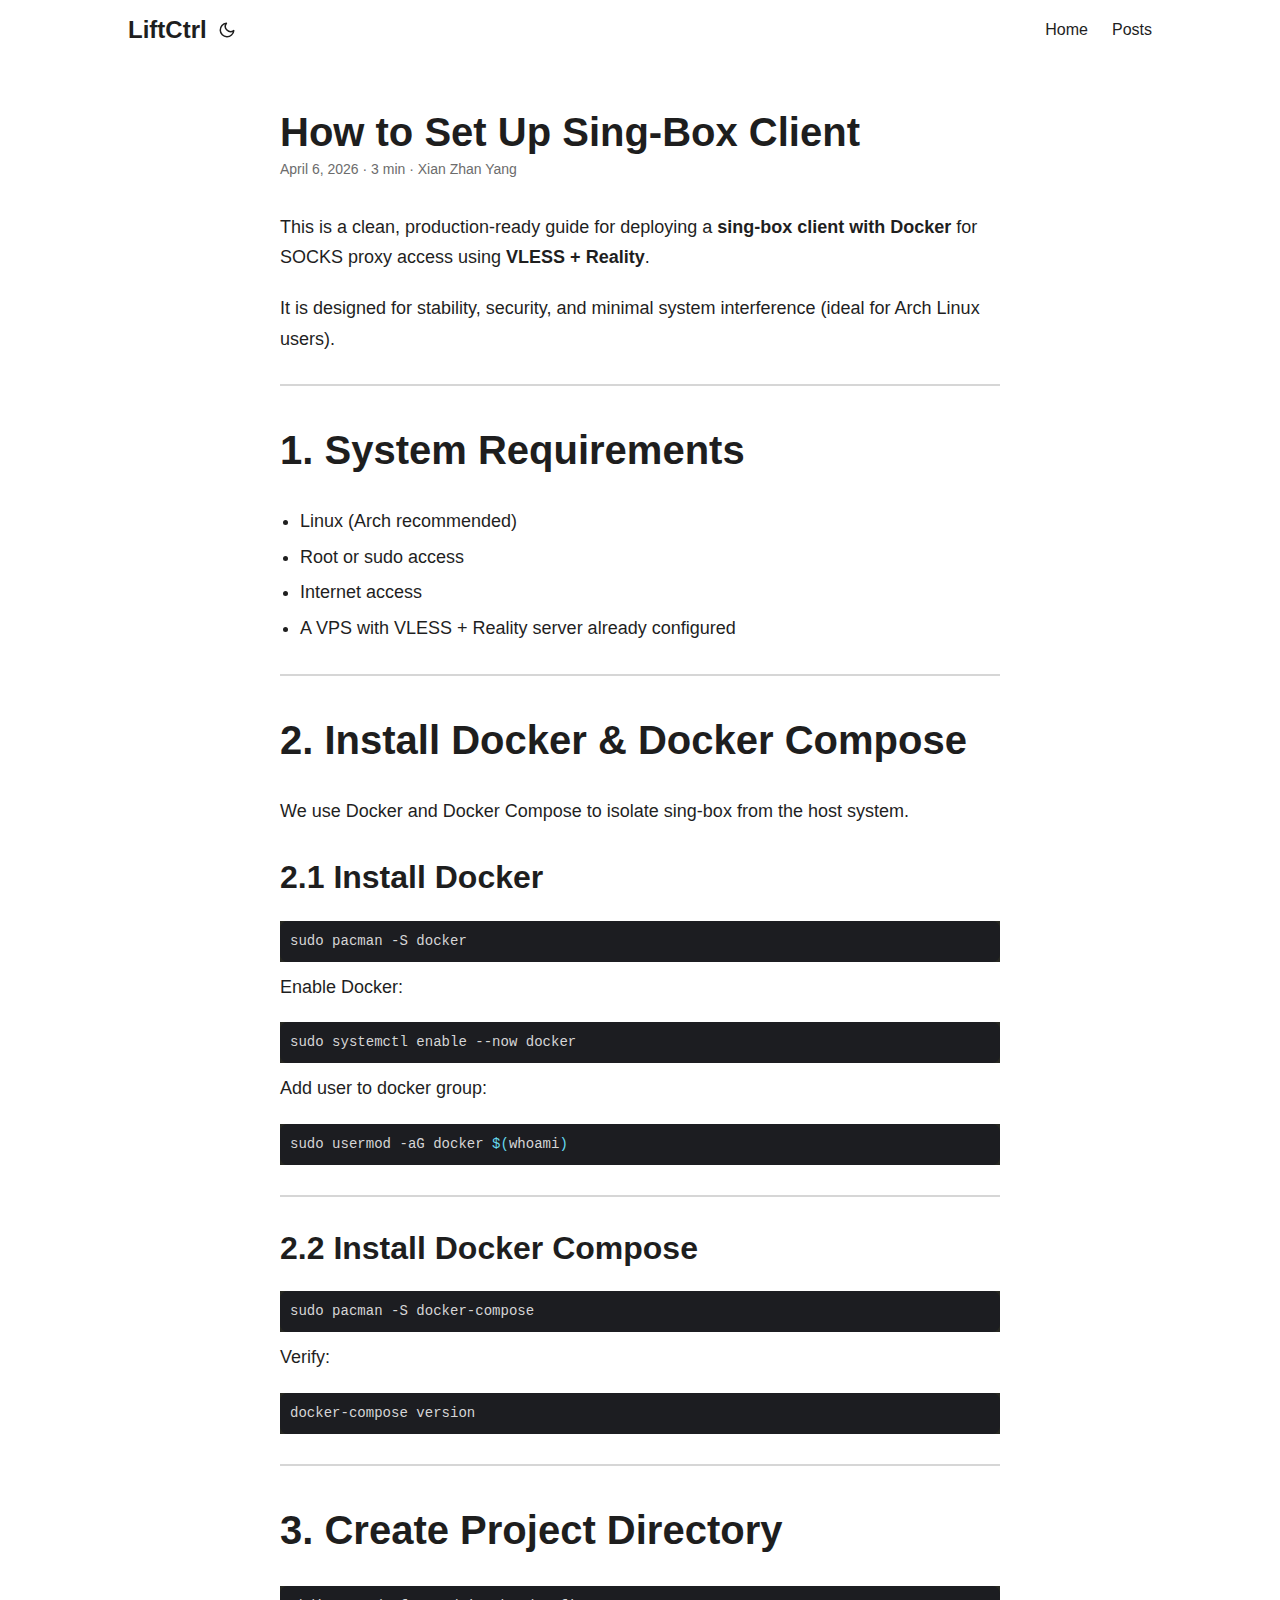
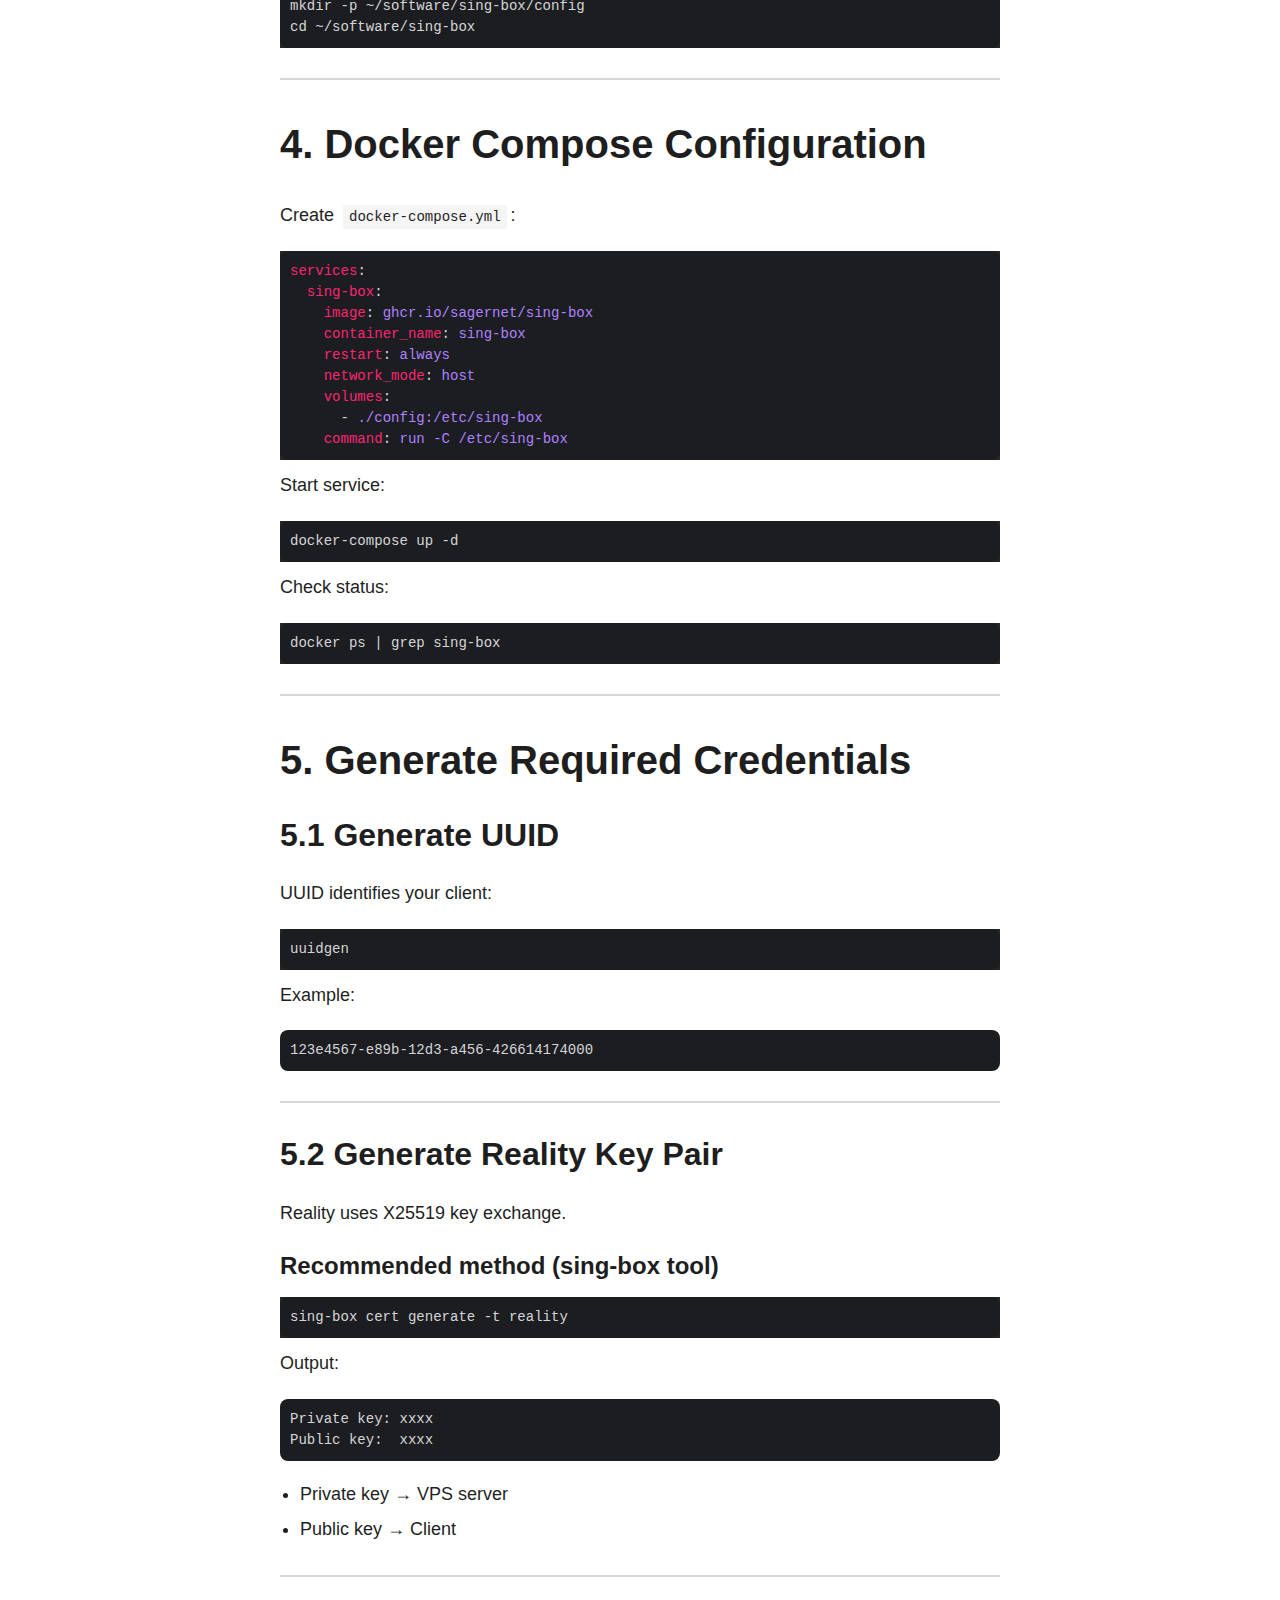
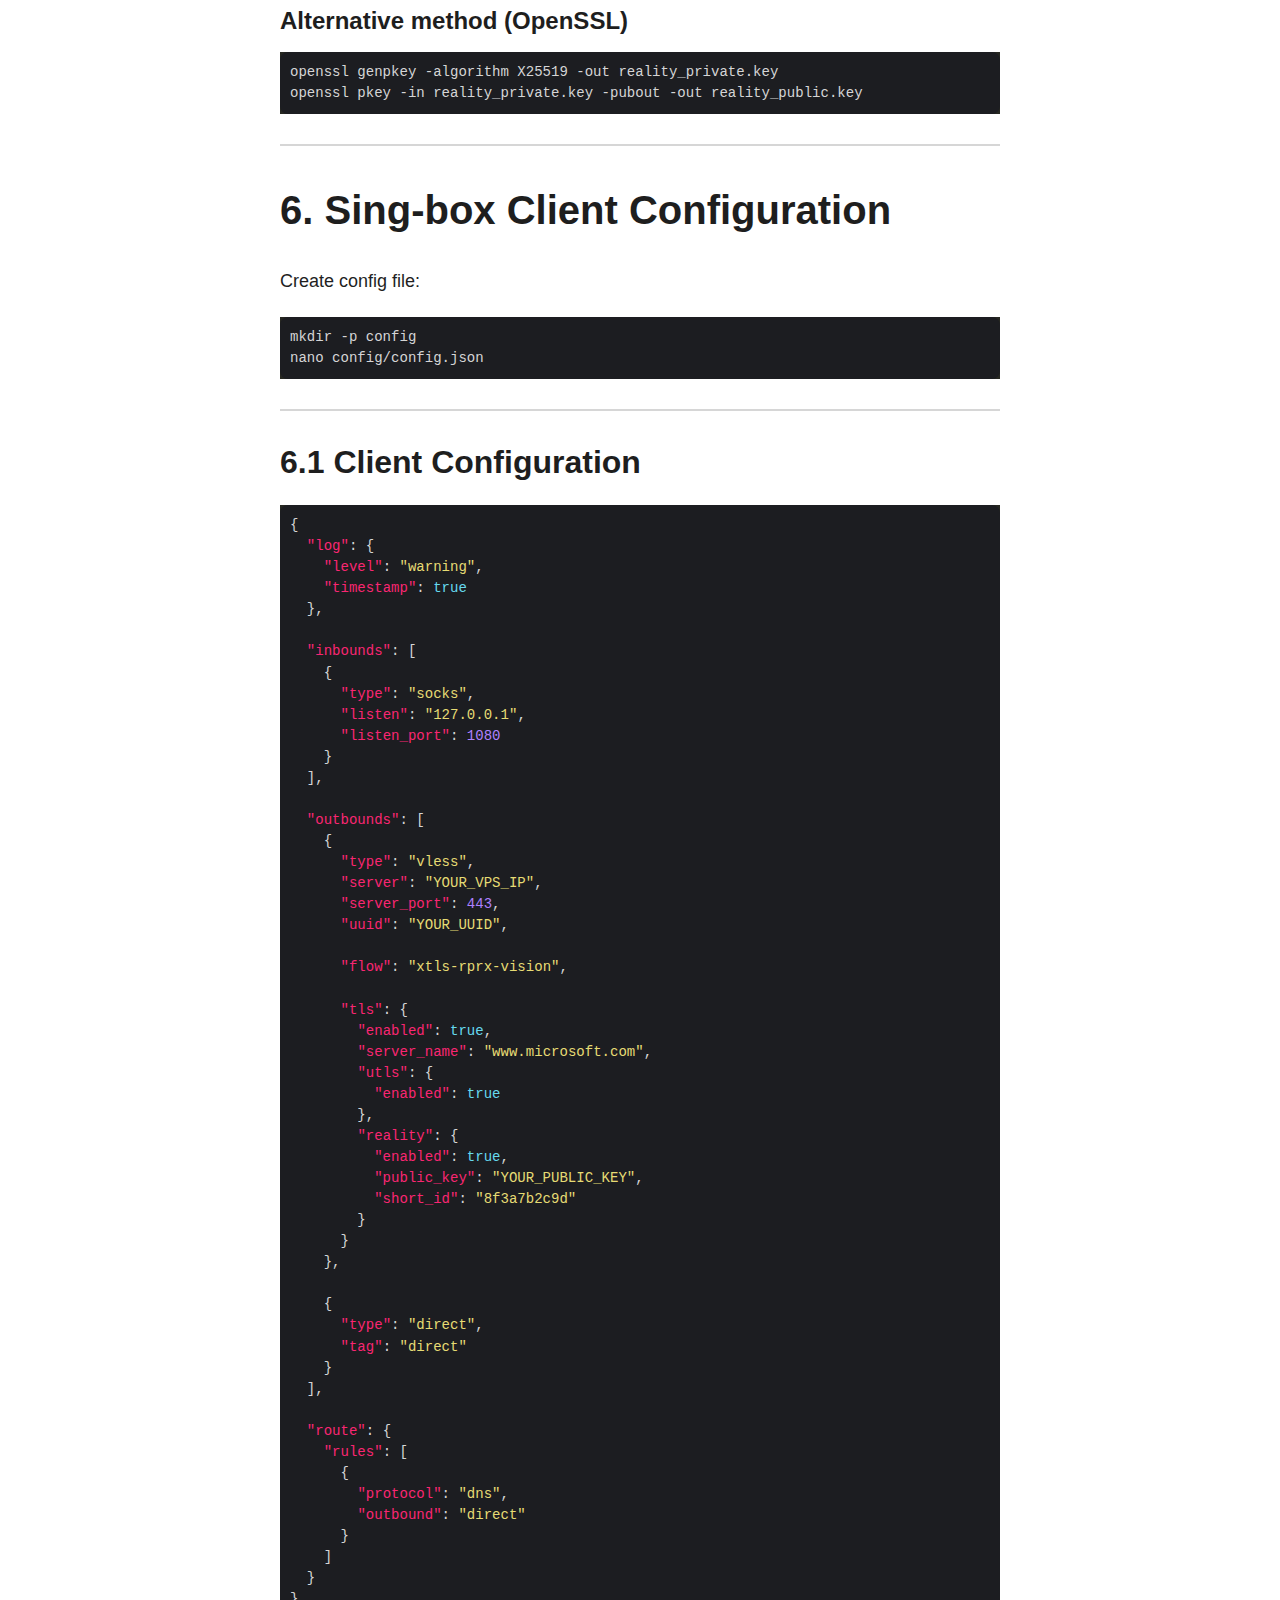
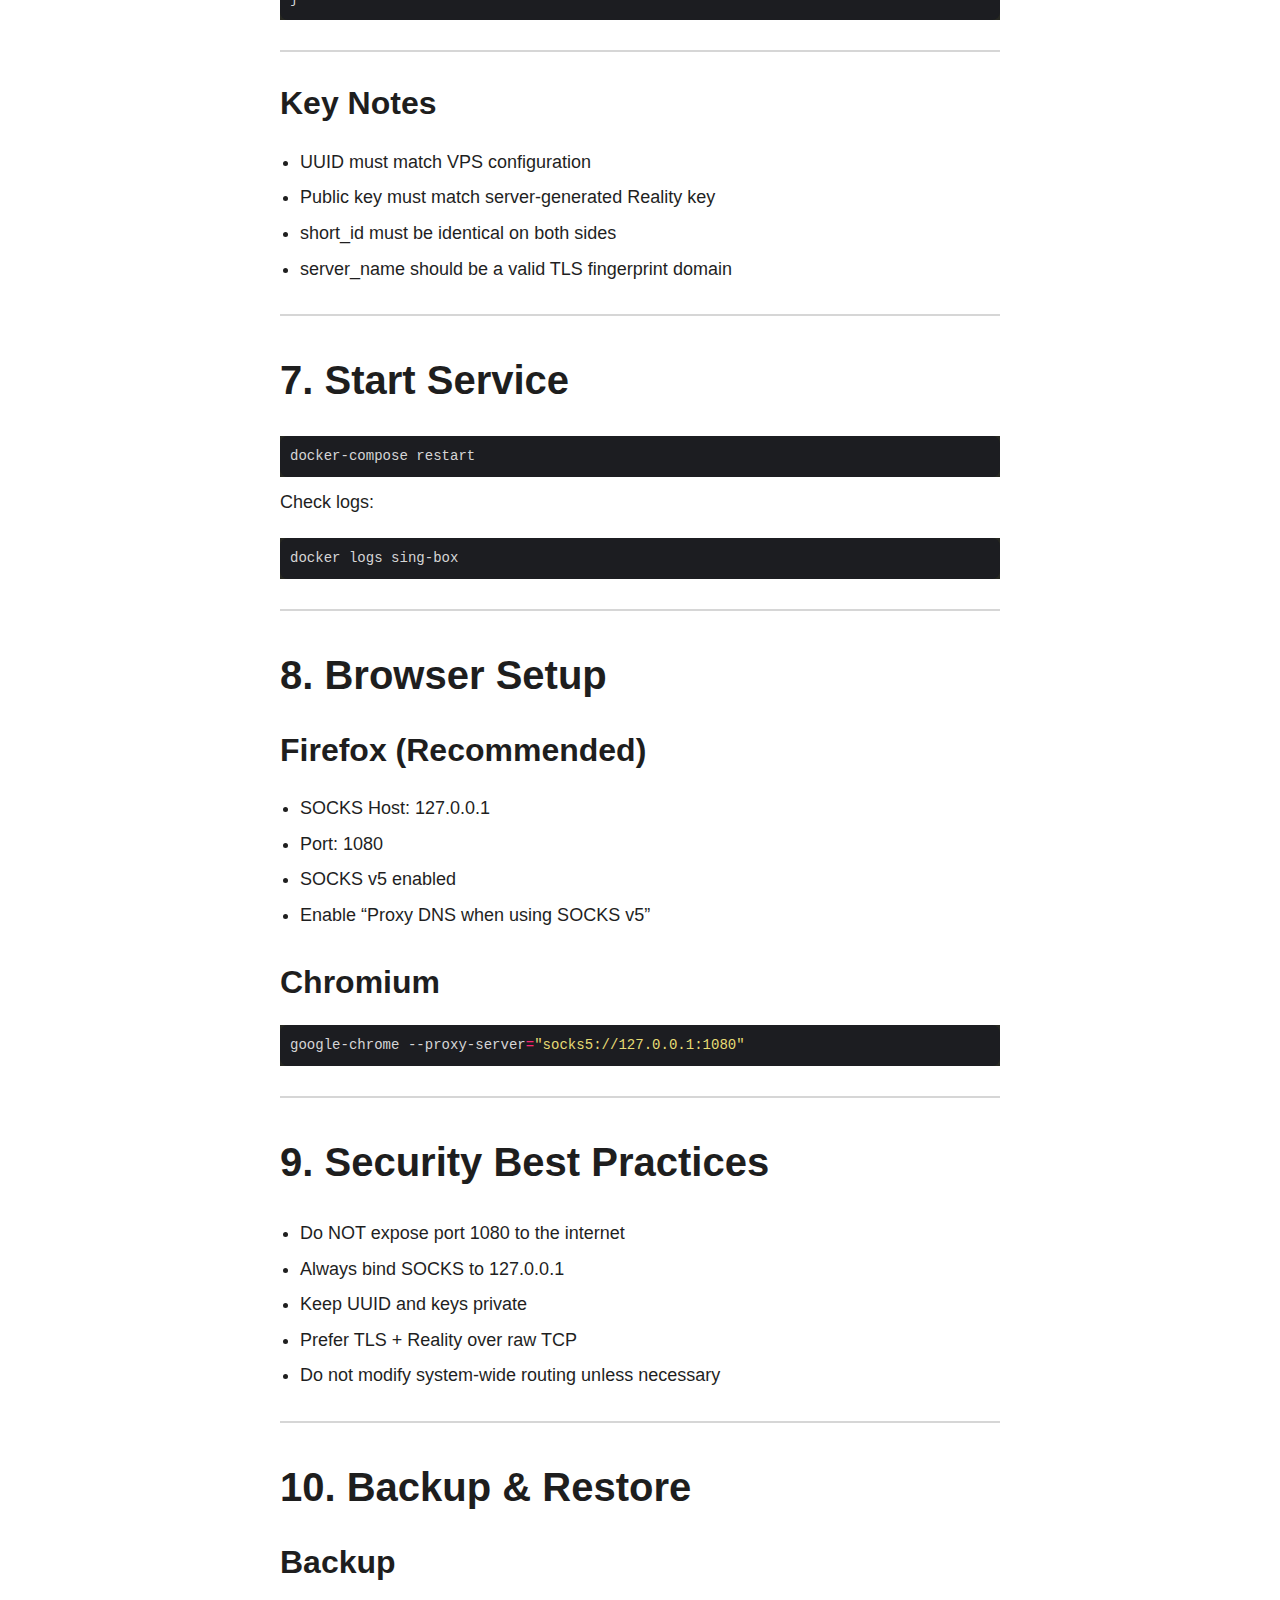
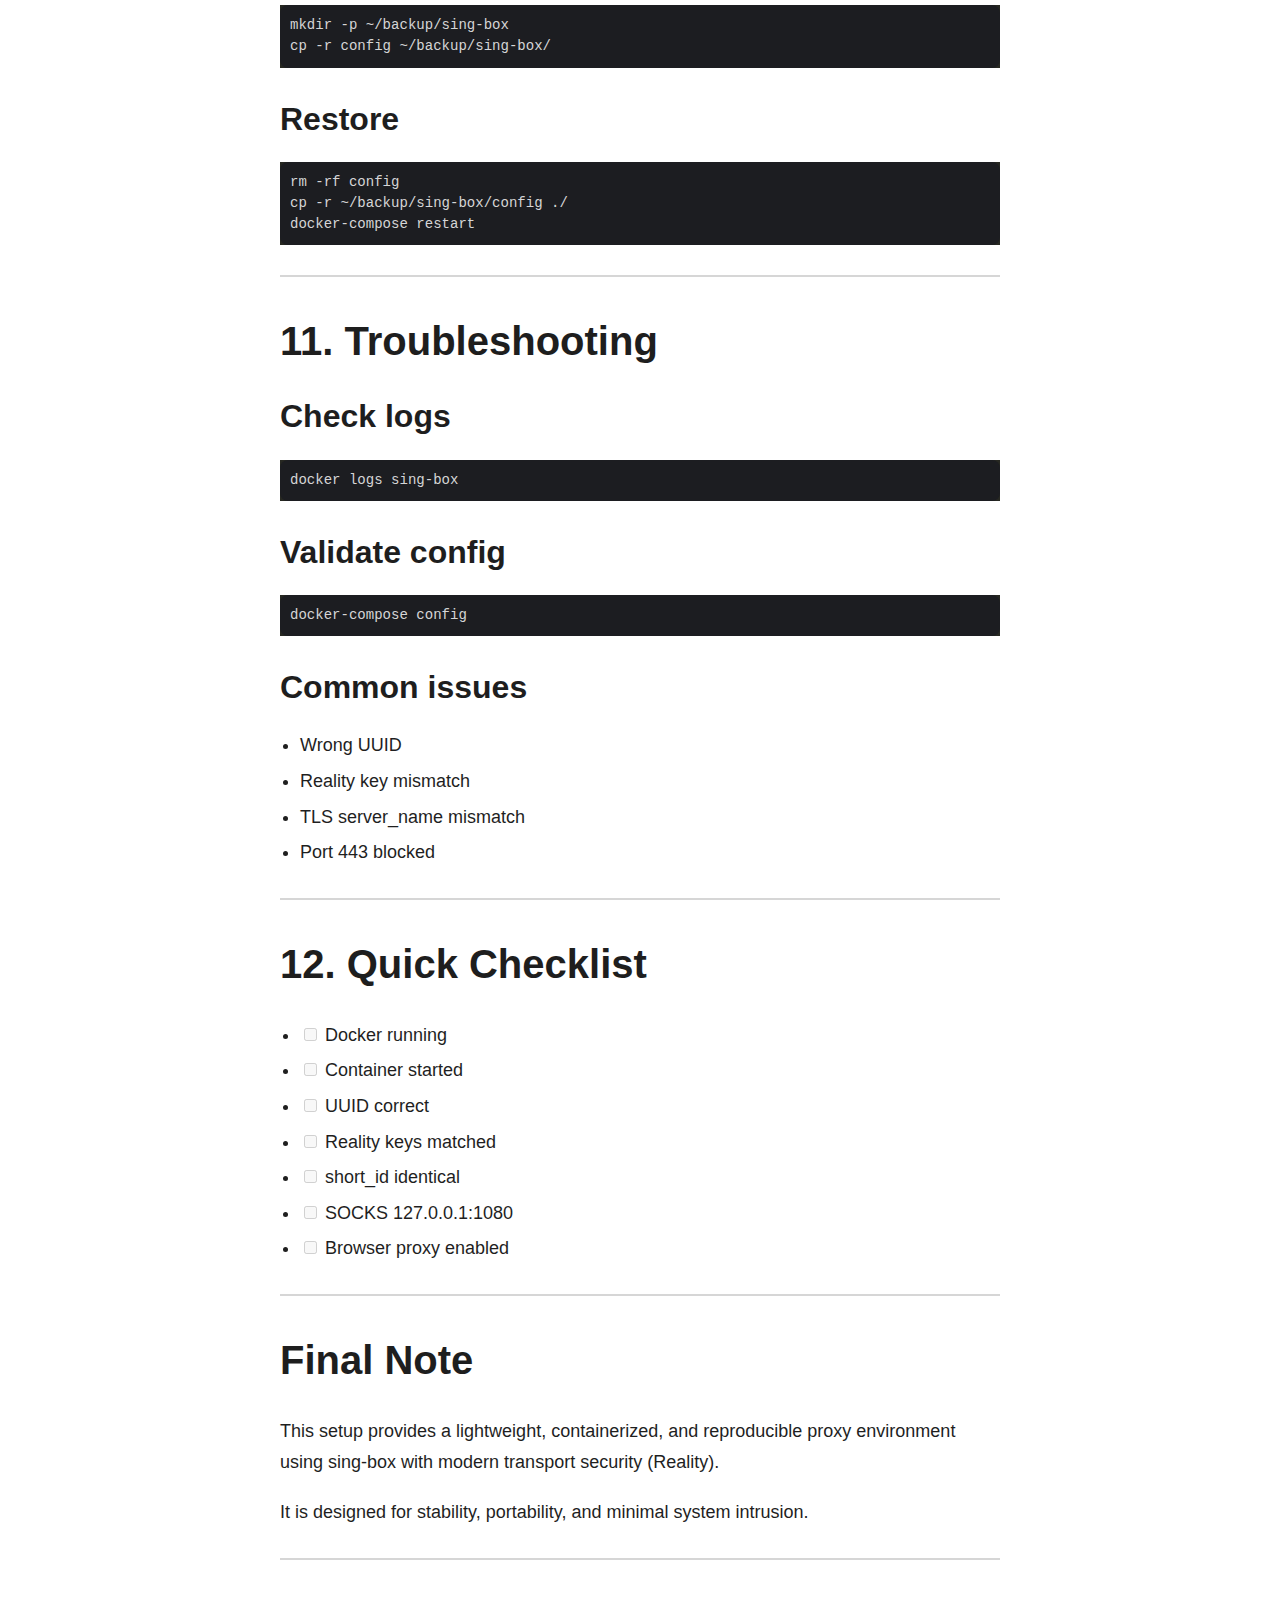
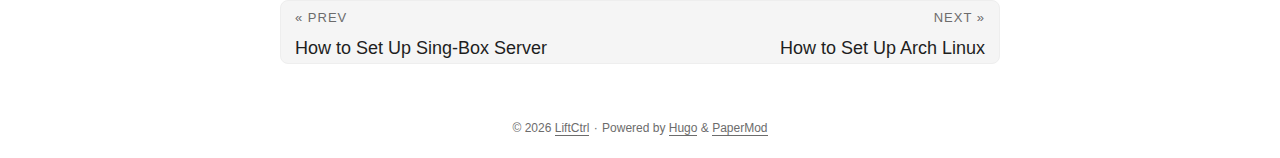
<file: posts/2026-04-06-how-to-set-up-sing-box-client/index.html>
<!doctype html><html lang=en dir=auto><head><meta charset=utf-8><meta http-equiv=X-UA-Compatible content="IE=edge"><meta name=viewport content="width=device-width,initial-scale=1,shrink-to-fit=no"><meta name=robots content="index, follow"><title>How to Set Up Sing-Box Client | LiftCtrl</title><meta name=keywords content><meta name=description content="This is a clean, production-ready guide for deploying a sing-box client with Docker for SOCKS proxy access using VLESS + Reality.
It is designed for stability, security, and minimal system interference (ideal for Arch Linux users).

1. System Requirements

Linux (Arch recommended)
Root or sudo access
Internet access
A VPS with VLESS + Reality server already configured


2. Install Docker & Docker Compose
We use Docker and Docker Compose to isolate sing-box from the host system."><meta name=author content="Xian Zhan Yang"><link rel=canonical href=https://liftctrl.github.io/posts/2026-04-06-how-to-set-up-sing-box-client/><link crossorigin=anonymous href=/assets/css/stylesheet.81e74040d38fcee7568787ccd58716f277fedaf35abedea6b2b3ee4275e13879.css integrity="sha256-gedAQNOPzudWh4fM1YcW8nf+2vNavt6msrPuQnXhOHk=" rel="preload stylesheet" as=style><link rel=icon href=https://liftctrl.github.io/favicon.ico><link rel=icon type=image/png sizes=16x16 href=https://liftctrl.github.io/favicon-16x16.png><link rel=icon type=image/png sizes=32x32 href=https://liftctrl.github.io/favicon-32x32.png><link rel=apple-touch-icon href=https://liftctrl.github.io/apple-touch-icon.png><link rel=mask-icon href=https://liftctrl.github.io/safari-pinned-tab.svg><meta name=theme-color content="#2e2e33"><meta name=msapplication-TileColor content="#2e2e33"><link rel=alternate hreflang=en href=https://liftctrl.github.io/posts/2026-04-06-how-to-set-up-sing-box-client/><noscript><style>#theme-toggle,.top-link{display:none}</style><style>@media(prefers-color-scheme:dark){:root{--theme:rgb(29, 30, 32);--entry:rgb(46, 46, 51);--primary:rgb(218, 218, 219);--secondary:rgb(155, 156, 157);--tertiary:rgb(65, 66, 68);--content:rgb(196, 196, 197);--code-block-bg:rgb(46, 46, 51);--code-bg:rgb(55, 56, 62);--border:rgb(51, 51, 51)}.list{background:var(--theme)}.list:not(.dark)::-webkit-scrollbar-track{background:0 0}.list:not(.dark)::-webkit-scrollbar-thumb{border-color:var(--theme)}}</style></noscript><meta property="og:url" content="https://liftctrl.github.io/posts/2026-04-06-how-to-set-up-sing-box-client/"><meta property="og:site_name" content="LiftCtrl"><meta property="og:title" content="How to Set Up Sing-Box Client"><meta property="og:description" content="This is a clean, production-ready guide for deploying a sing-box client with Docker for SOCKS proxy access using VLESS + Reality.
It is designed for stability, security, and minimal system interference (ideal for Arch Linux users).
1. System Requirements Linux (Arch recommended) Root or sudo access Internet access A VPS with VLESS + Reality server already configured 2. Install Docker & Docker Compose We use Docker and Docker Compose to isolate sing-box from the host system."><meta property="og:locale" content="en"><meta property="og:type" content="article"><meta property="article:section" content="posts"><meta property="article:published_time" content="2026-04-06T21:41:51+08:00"><meta property="article:modified_time" content="2026-04-06T21:41:51+08:00"><meta name=twitter:card content="summary"><meta name=twitter:title content="How to Set Up Sing-Box Client"><meta name=twitter:description content="This is a clean, production-ready guide for deploying a sing-box client with Docker for SOCKS proxy access using VLESS + Reality.
It is designed for stability, security, and minimal system interference (ideal for Arch Linux users).

1. System Requirements

Linux (Arch recommended)
Root or sudo access
Internet access
A VPS with VLESS + Reality server already configured


2. Install Docker & Docker Compose
We use Docker and Docker Compose to isolate sing-box from the host system."><script type=application/ld+json>{"@context":"https://schema.org","@type":"BreadcrumbList","itemListElement":[{"@type":"ListItem","position":1,"name":"Posts","item":"https://liftctrl.github.io/posts/"},{"@type":"ListItem","position":2,"name":"How to Set Up Sing-Box Client","item":"https://liftctrl.github.io/posts/2026-04-06-how-to-set-up-sing-box-client/"}]}</script><script type=application/ld+json>{"@context":"https://schema.org","@type":"BlogPosting","headline":"How to Set Up Sing-Box Client","name":"How to Set Up Sing-Box Client","description":"This is a clean, production-ready guide for deploying a sing-box client with Docker for SOCKS proxy access using VLESS + Reality.\nIt is designed for stability, security, and minimal system interference (ideal for Arch Linux users).\n1. System Requirements Linux (Arch recommended) Root or sudo access Internet access A VPS with VLESS + Reality server already configured 2. Install Docker \u0026amp; Docker Compose We use Docker and Docker Compose to isolate sing-box from the host system.\n","keywords":[],"articleBody":"This is a clean, production-ready guide for deploying a sing-box client with Docker for SOCKS proxy access using VLESS + Reality.\nIt is designed for stability, security, and minimal system interference (ideal for Arch Linux users).\n1. System Requirements Linux (Arch recommended) Root or sudo access Internet access A VPS with VLESS + Reality server already configured 2. Install Docker \u0026 Docker Compose We use Docker and Docker Compose to isolate sing-box from the host system.\n2.1 Install Docker sudo pacman -S docker Enable Docker:\nsudo systemctl enable --now docker Add user to docker group:\nsudo usermod -aG docker $(whoami) 2.2 Install Docker Compose sudo pacman -S docker-compose Verify:\ndocker-compose version 3. Create Project Directory mkdir -p ~/software/sing-box/config cd ~/software/sing-box 4. Docker Compose Configuration Create docker-compose.yml:\nservices: sing-box: image: ghcr.io/sagernet/sing-box container_name: sing-box restart: always network_mode: host volumes: - ./config:/etc/sing-box command: run -C /etc/sing-box Start service:\ndocker-compose up -d Check status:\ndocker ps | grep sing-box 5. Generate Required Credentials 5.1 Generate UUID UUID identifies your client:\nuuidgen Example:\n123e4567-e89b-12d3-a456-426614174000 5.2 Generate Reality Key Pair Reality uses X25519 key exchange.\nRecommended method (sing-box tool) sing-box cert generate -t reality Output:\nPrivate key: xxxx Public key: xxxx Private key → VPS server Public key → Client Alternative method (OpenSSL) openssl genpkey -algorithm X25519 -out reality_private.key openssl pkey -in reality_private.key -pubout -out reality_public.key 6. Sing-box Client Configuration Create config file:\nmkdir -p config nano config/config.json 6.1 Client Configuration { \"log\": { \"level\": \"warning\", \"timestamp\": true }, \"inbounds\": [ { \"type\": \"socks\", \"listen\": \"127.0.0.1\", \"listen_port\": 1080 } ], \"outbounds\": [ { \"type\": \"vless\", \"server\": \"YOUR_VPS_IP\", \"server_port\": 443, \"uuid\": \"YOUR_UUID\", \"flow\": \"xtls-rprx-vision\", \"tls\": { \"enabled\": true, \"server_name\": \"www.microsoft.com\", \"utls\": { \"enabled\": true }, \"reality\": { \"enabled\": true, \"public_key\": \"YOUR_PUBLIC_KEY\", \"short_id\": \"8f3a7b2c9d\" } } }, { \"type\": \"direct\", \"tag\": \"direct\" } ], \"route\": { \"rules\": [ { \"protocol\": \"dns\", \"outbound\": \"direct\" } ] } } Key Notes UUID must match VPS configuration Public key must match server-generated Reality key short_id must be identical on both sides server_name should be a valid TLS fingerprint domain 7. Start Service docker-compose restart Check logs:\ndocker logs sing-box 8. Browser Setup Firefox (Recommended) SOCKS Host: 127.0.0.1 Port: 1080 SOCKS v5 enabled Enable “Proxy DNS when using SOCKS v5” Chromium google-chrome --proxy-server=\"socks5://127.0.0.1:1080\" 9. Security Best Practices Do NOT expose port 1080 to the internet Always bind SOCKS to 127.0.0.1 Keep UUID and keys private Prefer TLS + Reality over raw TCP Do not modify system-wide routing unless necessary 10. Backup \u0026 Restore Backup mkdir -p ~/backup/sing-box cp -r config ~/backup/sing-box/ Restore rm -rf config cp -r ~/backup/sing-box/config ./ docker-compose restart 11. Troubleshooting Check logs docker logs sing-box Validate config docker-compose config Common issues Wrong UUID Reality key mismatch TLS server_name mismatch Port 443 blocked 12. Quick Checklist Docker running Container started UUID correct Reality keys matched short_id identical SOCKS 127.0.0.1:1080 Browser proxy enabled Final Note This setup provides a lightweight, containerized, and reproducible proxy environment using sing-box with modern transport security (Reality).\nIt is designed for stability, portability, and minimal system intrusion.\n","wordCount":"501","inLanguage":"en","datePublished":"2026-04-06T21:41:51+08:00","dateModified":"2026-04-06T21:41:51+08:00","author":{"@type":"Person","name":"Xian Zhan Yang"},"mainEntityOfPage":{"@type":"WebPage","@id":"https://liftctrl.github.io/posts/2026-04-06-how-to-set-up-sing-box-client/"},"publisher":{"@type":"Organization","name":"LiftCtrl","logo":{"@type":"ImageObject","url":"https://liftctrl.github.io/favicon.ico"}}}</script></head><body id=top><script>localStorage.getItem("pref-theme")==="dark"?document.body.classList.add("dark"):localStorage.getItem("pref-theme")==="light"?document.body.classList.remove("dark"):window.matchMedia("(prefers-color-scheme: dark)").matches&&document.body.classList.add("dark")</script><header class=header><nav class=nav><div class=logo><a href=https://liftctrl.github.io/ accesskey=h title="LiftCtrl (Alt + H)">LiftCtrl</a><div class=logo-switches><button id=theme-toggle accesskey=t title="(Alt + T)" aria-label="Toggle theme">
<svg id="moon" width="24" height="18" viewBox="0 0 24 24" fill="none" stroke="currentColor" stroke-width="2" stroke-linecap="round" stroke-linejoin="round"><path d="M21 12.79A9 9 0 1111.21 3 7 7 0 0021 12.79z"/></svg>
<svg id="sun" width="24" height="18" viewBox="0 0 24 24" fill="none" stroke="currentColor" stroke-width="2" stroke-linecap="round" stroke-linejoin="round"><circle cx="12" cy="12" r="5"/><line x1="12" y1="1" x2="12" y2="3"/><line x1="12" y1="21" x2="12" y2="23"/><line x1="4.22" y1="4.22" x2="5.64" y2="5.64"/><line x1="18.36" y1="18.36" x2="19.78" y2="19.78"/><line x1="1" y1="12" x2="3" y2="12"/><line x1="21" y1="12" x2="23" y2="12"/><line x1="4.22" y1="19.78" x2="5.64" y2="18.36"/><line x1="18.36" y1="5.64" x2="19.78" y2="4.22"/></svg></button></div></div><ul id=menu><li><a href=https://liftctrl.github.io/ title=Home><span>Home</span></a></li><li><a href=https://liftctrl.github.io/posts/ title=Posts><span>Posts</span></a></li></ul></nav></header><main class=main><article class=post-single><header class=post-header><h1 class="post-title entry-hint-parent">How to Set Up Sing-Box Client</h1><div class=post-meta><span title='2026-04-06 21:41:51 +0800 +0800'>April 6, 2026</span>&nbsp;·&nbsp;<span>3 min</span>&nbsp;·&nbsp;<span>Xian Zhan Yang</span></div></header><div class=post-content><p>This is a clean, production-ready guide for deploying a <strong>sing-box client with Docker</strong> for SOCKS proxy access using <strong>VLESS + Reality</strong>.</p><p>It is designed for stability, security, and minimal system interference (ideal for Arch Linux users).</p><hr><h1 id=1-system-requirements>1. System Requirements<a hidden class=anchor aria-hidden=true href=#1-system-requirements>#</a></h1><ul><li>Linux (Arch recommended)</li><li>Root or sudo access</li><li>Internet access</li><li>A VPS with VLESS + Reality server already configured</li></ul><hr><h1 id=2-install-docker--docker-compose>2. Install Docker & Docker Compose<a hidden class=anchor aria-hidden=true href=#2-install-docker--docker-compose>#</a></h1><p>We use Docker and Docker Compose to isolate sing-box from the host system.</p><h2 id=21-install-docker>2.1 Install Docker<a hidden class=anchor aria-hidden=true href=#21-install-docker>#</a></h2><div class=highlight><pre tabindex=0 style=color:#f8f8f2;background-color:#272822;-moz-tab-size:4;-o-tab-size:4;tab-size:4;-webkit-text-size-adjust:none><code class=language-bash data-lang=bash><span style=display:flex><span>sudo pacman -S docker
</span></span></code></pre></div><p>Enable Docker:</p><div class=highlight><pre tabindex=0 style=color:#f8f8f2;background-color:#272822;-moz-tab-size:4;-o-tab-size:4;tab-size:4;-webkit-text-size-adjust:none><code class=language-bash data-lang=bash><span style=display:flex><span>sudo systemctl enable --now docker
</span></span></code></pre></div><p>Add user to docker group:</p><div class=highlight><pre tabindex=0 style=color:#f8f8f2;background-color:#272822;-moz-tab-size:4;-o-tab-size:4;tab-size:4;-webkit-text-size-adjust:none><code class=language-bash data-lang=bash><span style=display:flex><span>sudo usermod -aG docker <span style=color:#66d9ef>$(</span>whoami<span style=color:#66d9ef>)</span>
</span></span></code></pre></div><hr><h2 id=22-install-docker-compose>2.2 Install Docker Compose<a hidden class=anchor aria-hidden=true href=#22-install-docker-compose>#</a></h2><div class=highlight><pre tabindex=0 style=color:#f8f8f2;background-color:#272822;-moz-tab-size:4;-o-tab-size:4;tab-size:4;-webkit-text-size-adjust:none><code class=language-bash data-lang=bash><span style=display:flex><span>sudo pacman -S docker-compose
</span></span></code></pre></div><p>Verify:</p><div class=highlight><pre tabindex=0 style=color:#f8f8f2;background-color:#272822;-moz-tab-size:4;-o-tab-size:4;tab-size:4;-webkit-text-size-adjust:none><code class=language-bash data-lang=bash><span style=display:flex><span>docker-compose version
</span></span></code></pre></div><hr><h1 id=3-create-project-directory>3. Create Project Directory<a hidden class=anchor aria-hidden=true href=#3-create-project-directory>#</a></h1><div class=highlight><pre tabindex=0 style=color:#f8f8f2;background-color:#272822;-moz-tab-size:4;-o-tab-size:4;tab-size:4;-webkit-text-size-adjust:none><code class=language-bash data-lang=bash><span style=display:flex><span>mkdir -p ~/software/sing-box/config
</span></span><span style=display:flex><span>cd ~/software/sing-box
</span></span></code></pre></div><hr><h1 id=4-docker-compose-configuration>4. Docker Compose Configuration<a hidden class=anchor aria-hidden=true href=#4-docker-compose-configuration>#</a></h1><p>Create <code>docker-compose.yml</code>:</p><div class=highlight><pre tabindex=0 style=color:#f8f8f2;background-color:#272822;-moz-tab-size:4;-o-tab-size:4;tab-size:4;-webkit-text-size-adjust:none><code class=language-yaml data-lang=yaml><span style=display:flex><span><span style=color:#f92672>services</span>:
</span></span><span style=display:flex><span>  <span style=color:#f92672>sing-box</span>:
</span></span><span style=display:flex><span>    <span style=color:#f92672>image</span>: <span style=color:#ae81ff>ghcr.io/sagernet/sing-box</span>
</span></span><span style=display:flex><span>    <span style=color:#f92672>container_name</span>: <span style=color:#ae81ff>sing-box</span>
</span></span><span style=display:flex><span>    <span style=color:#f92672>restart</span>: <span style=color:#ae81ff>always</span>
</span></span><span style=display:flex><span>    <span style=color:#f92672>network_mode</span>: <span style=color:#ae81ff>host</span>
</span></span><span style=display:flex><span>    <span style=color:#f92672>volumes</span>:
</span></span><span style=display:flex><span>      - <span style=color:#ae81ff>./config:/etc/sing-box</span>
</span></span><span style=display:flex><span>    <span style=color:#f92672>command</span>: <span style=color:#ae81ff>run -C /etc/sing-box</span>
</span></span></code></pre></div><p>Start service:</p><div class=highlight><pre tabindex=0 style=color:#f8f8f2;background-color:#272822;-moz-tab-size:4;-o-tab-size:4;tab-size:4;-webkit-text-size-adjust:none><code class=language-bash data-lang=bash><span style=display:flex><span>docker-compose up -d
</span></span></code></pre></div><p>Check status:</p><div class=highlight><pre tabindex=0 style=color:#f8f8f2;background-color:#272822;-moz-tab-size:4;-o-tab-size:4;tab-size:4;-webkit-text-size-adjust:none><code class=language-bash data-lang=bash><span style=display:flex><span>docker ps | grep sing-box
</span></span></code></pre></div><hr><h1 id=5-generate-required-credentials>5. Generate Required Credentials<a hidden class=anchor aria-hidden=true href=#5-generate-required-credentials>#</a></h1><h2 id=51-generate-uuid>5.1 Generate UUID<a hidden class=anchor aria-hidden=true href=#51-generate-uuid>#</a></h2><p>UUID identifies your client:</p><div class=highlight><pre tabindex=0 style=color:#f8f8f2;background-color:#272822;-moz-tab-size:4;-o-tab-size:4;tab-size:4;-webkit-text-size-adjust:none><code class=language-bash data-lang=bash><span style=display:flex><span>uuidgen
</span></span></code></pre></div><p>Example:</p><pre tabindex=0><code>123e4567-e89b-12d3-a456-426614174000
</code></pre><hr><h2 id=52-generate-reality-key-pair>5.2 Generate Reality Key Pair<a hidden class=anchor aria-hidden=true href=#52-generate-reality-key-pair>#</a></h2><p>Reality uses X25519 key exchange.</p><h3 id=recommended-method-sing-box-tool>Recommended method (sing-box tool)<a hidden class=anchor aria-hidden=true href=#recommended-method-sing-box-tool>#</a></h3><div class=highlight><pre tabindex=0 style=color:#f8f8f2;background-color:#272822;-moz-tab-size:4;-o-tab-size:4;tab-size:4;-webkit-text-size-adjust:none><code class=language-bash data-lang=bash><span style=display:flex><span>sing-box cert generate -t reality
</span></span></code></pre></div><p>Output:</p><pre tabindex=0><code>Private key: xxxx
Public key:  xxxx
</code></pre><ul><li>Private key → VPS server</li><li>Public key → Client</li></ul><hr><h3 id=alternative-method-openssl>Alternative method (OpenSSL)<a hidden class=anchor aria-hidden=true href=#alternative-method-openssl>#</a></h3><div class=highlight><pre tabindex=0 style=color:#f8f8f2;background-color:#272822;-moz-tab-size:4;-o-tab-size:4;tab-size:4;-webkit-text-size-adjust:none><code class=language-bash data-lang=bash><span style=display:flex><span>openssl genpkey -algorithm X25519 -out reality_private.key
</span></span><span style=display:flex><span>openssl pkey -in reality_private.key -pubout -out reality_public.key
</span></span></code></pre></div><hr><h1 id=6-sing-box-client-configuration>6. Sing-box Client Configuration<a hidden class=anchor aria-hidden=true href=#6-sing-box-client-configuration>#</a></h1><p>Create config file:</p><div class=highlight><pre tabindex=0 style=color:#f8f8f2;background-color:#272822;-moz-tab-size:4;-o-tab-size:4;tab-size:4;-webkit-text-size-adjust:none><code class=language-bash data-lang=bash><span style=display:flex><span>mkdir -p config
</span></span><span style=display:flex><span>nano config/config.json
</span></span></code></pre></div><hr><h2 id=61-client-configuration>6.1 Client Configuration<a hidden class=anchor aria-hidden=true href=#61-client-configuration>#</a></h2><div class=highlight><pre tabindex=0 style=color:#f8f8f2;background-color:#272822;-moz-tab-size:4;-o-tab-size:4;tab-size:4;-webkit-text-size-adjust:none><code class=language-json data-lang=json><span style=display:flex><span>{
</span></span><span style=display:flex><span>  <span style=color:#f92672>&#34;log&#34;</span>: {
</span></span><span style=display:flex><span>    <span style=color:#f92672>&#34;level&#34;</span>: <span style=color:#e6db74>&#34;warning&#34;</span>,
</span></span><span style=display:flex><span>    <span style=color:#f92672>&#34;timestamp&#34;</span>: <span style=color:#66d9ef>true</span>
</span></span><span style=display:flex><span>  },
</span></span><span style=display:flex><span>
</span></span><span style=display:flex><span>  <span style=color:#f92672>&#34;inbounds&#34;</span>: [
</span></span><span style=display:flex><span>    {
</span></span><span style=display:flex><span>      <span style=color:#f92672>&#34;type&#34;</span>: <span style=color:#e6db74>&#34;socks&#34;</span>,
</span></span><span style=display:flex><span>      <span style=color:#f92672>&#34;listen&#34;</span>: <span style=color:#e6db74>&#34;127.0.0.1&#34;</span>,
</span></span><span style=display:flex><span>      <span style=color:#f92672>&#34;listen_port&#34;</span>: <span style=color:#ae81ff>1080</span>
</span></span><span style=display:flex><span>    }
</span></span><span style=display:flex><span>  ],
</span></span><span style=display:flex><span>
</span></span><span style=display:flex><span>  <span style=color:#f92672>&#34;outbounds&#34;</span>: [
</span></span><span style=display:flex><span>    {
</span></span><span style=display:flex><span>      <span style=color:#f92672>&#34;type&#34;</span>: <span style=color:#e6db74>&#34;vless&#34;</span>,
</span></span><span style=display:flex><span>      <span style=color:#f92672>&#34;server&#34;</span>: <span style=color:#e6db74>&#34;YOUR_VPS_IP&#34;</span>,
</span></span><span style=display:flex><span>      <span style=color:#f92672>&#34;server_port&#34;</span>: <span style=color:#ae81ff>443</span>,
</span></span><span style=display:flex><span>      <span style=color:#f92672>&#34;uuid&#34;</span>: <span style=color:#e6db74>&#34;YOUR_UUID&#34;</span>,
</span></span><span style=display:flex><span>
</span></span><span style=display:flex><span>      <span style=color:#f92672>&#34;flow&#34;</span>: <span style=color:#e6db74>&#34;xtls-rprx-vision&#34;</span>,
</span></span><span style=display:flex><span>
</span></span><span style=display:flex><span>      <span style=color:#f92672>&#34;tls&#34;</span>: {
</span></span><span style=display:flex><span>        <span style=color:#f92672>&#34;enabled&#34;</span>: <span style=color:#66d9ef>true</span>,
</span></span><span style=display:flex><span>        <span style=color:#f92672>&#34;server_name&#34;</span>: <span style=color:#e6db74>&#34;www.microsoft.com&#34;</span>,
</span></span><span style=display:flex><span>        <span style=color:#f92672>&#34;utls&#34;</span>: {
</span></span><span style=display:flex><span>          <span style=color:#f92672>&#34;enabled&#34;</span>: <span style=color:#66d9ef>true</span>
</span></span><span style=display:flex><span>        },
</span></span><span style=display:flex><span>        <span style=color:#f92672>&#34;reality&#34;</span>: {
</span></span><span style=display:flex><span>          <span style=color:#f92672>&#34;enabled&#34;</span>: <span style=color:#66d9ef>true</span>,
</span></span><span style=display:flex><span>          <span style=color:#f92672>&#34;public_key&#34;</span>: <span style=color:#e6db74>&#34;YOUR_PUBLIC_KEY&#34;</span>,
</span></span><span style=display:flex><span>          <span style=color:#f92672>&#34;short_id&#34;</span>: <span style=color:#e6db74>&#34;8f3a7b2c9d&#34;</span>
</span></span><span style=display:flex><span>        }
</span></span><span style=display:flex><span>      }
</span></span><span style=display:flex><span>    },
</span></span><span style=display:flex><span>
</span></span><span style=display:flex><span>    {
</span></span><span style=display:flex><span>      <span style=color:#f92672>&#34;type&#34;</span>: <span style=color:#e6db74>&#34;direct&#34;</span>,
</span></span><span style=display:flex><span>      <span style=color:#f92672>&#34;tag&#34;</span>: <span style=color:#e6db74>&#34;direct&#34;</span>
</span></span><span style=display:flex><span>    }
</span></span><span style=display:flex><span>  ],
</span></span><span style=display:flex><span>
</span></span><span style=display:flex><span>  <span style=color:#f92672>&#34;route&#34;</span>: {
</span></span><span style=display:flex><span>    <span style=color:#f92672>&#34;rules&#34;</span>: [
</span></span><span style=display:flex><span>      {
</span></span><span style=display:flex><span>        <span style=color:#f92672>&#34;protocol&#34;</span>: <span style=color:#e6db74>&#34;dns&#34;</span>,
</span></span><span style=display:flex><span>        <span style=color:#f92672>&#34;outbound&#34;</span>: <span style=color:#e6db74>&#34;direct&#34;</span>
</span></span><span style=display:flex><span>      }
</span></span><span style=display:flex><span>    ]
</span></span><span style=display:flex><span>  }
</span></span><span style=display:flex><span>}
</span></span></code></pre></div><hr><h2 id=key-notes>Key Notes<a hidden class=anchor aria-hidden=true href=#key-notes>#</a></h2><ul><li>UUID must match VPS configuration</li><li>Public key must match server-generated Reality key</li><li>short_id must be identical on both sides</li><li>server_name should be a valid TLS fingerprint domain</li></ul><hr><h1 id=7-start-service>7. Start Service<a hidden class=anchor aria-hidden=true href=#7-start-service>#</a></h1><div class=highlight><pre tabindex=0 style=color:#f8f8f2;background-color:#272822;-moz-tab-size:4;-o-tab-size:4;tab-size:4;-webkit-text-size-adjust:none><code class=language-bash data-lang=bash><span style=display:flex><span>docker-compose restart
</span></span></code></pre></div><p>Check logs:</p><div class=highlight><pre tabindex=0 style=color:#f8f8f2;background-color:#272822;-moz-tab-size:4;-o-tab-size:4;tab-size:4;-webkit-text-size-adjust:none><code class=language-bash data-lang=bash><span style=display:flex><span>docker logs sing-box
</span></span></code></pre></div><hr><h1 id=8-browser-setup>8. Browser Setup<a hidden class=anchor aria-hidden=true href=#8-browser-setup>#</a></h1><h2 id=firefox-recommended>Firefox (Recommended)<a hidden class=anchor aria-hidden=true href=#firefox-recommended>#</a></h2><ul><li>SOCKS Host: 127.0.0.1</li><li>Port: 1080</li><li>SOCKS v5 enabled</li><li>Enable &ldquo;Proxy DNS when using SOCKS v5&rdquo;</li></ul><h2 id=chromium>Chromium<a hidden class=anchor aria-hidden=true href=#chromium>#</a></h2><div class=highlight><pre tabindex=0 style=color:#f8f8f2;background-color:#272822;-moz-tab-size:4;-o-tab-size:4;tab-size:4;-webkit-text-size-adjust:none><code class=language-bash data-lang=bash><span style=display:flex><span>google-chrome --proxy-server<span style=color:#f92672>=</span><span style=color:#e6db74>&#34;socks5://127.0.0.1:1080&#34;</span>
</span></span></code></pre></div><hr><h1 id=9-security-best-practices>9. Security Best Practices<a hidden class=anchor aria-hidden=true href=#9-security-best-practices>#</a></h1><ul><li>Do NOT expose port 1080 to the internet</li><li>Always bind SOCKS to 127.0.0.1</li><li>Keep UUID and keys private</li><li>Prefer TLS + Reality over raw TCP</li><li>Do not modify system-wide routing unless necessary</li></ul><hr><h1 id=10-backup--restore>10. Backup & Restore<a hidden class=anchor aria-hidden=true href=#10-backup--restore>#</a></h1><h2 id=backup>Backup<a hidden class=anchor aria-hidden=true href=#backup>#</a></h2><div class=highlight><pre tabindex=0 style=color:#f8f8f2;background-color:#272822;-moz-tab-size:4;-o-tab-size:4;tab-size:4;-webkit-text-size-adjust:none><code class=language-bash data-lang=bash><span style=display:flex><span>mkdir -p ~/backup/sing-box
</span></span><span style=display:flex><span>cp -r config ~/backup/sing-box/
</span></span></code></pre></div><h2 id=restore>Restore<a hidden class=anchor aria-hidden=true href=#restore>#</a></h2><div class=highlight><pre tabindex=0 style=color:#f8f8f2;background-color:#272822;-moz-tab-size:4;-o-tab-size:4;tab-size:4;-webkit-text-size-adjust:none><code class=language-bash data-lang=bash><span style=display:flex><span>rm -rf config
</span></span><span style=display:flex><span>cp -r ~/backup/sing-box/config ./
</span></span><span style=display:flex><span>docker-compose restart
</span></span></code></pre></div><hr><h1 id=11-troubleshooting>11. Troubleshooting<a hidden class=anchor aria-hidden=true href=#11-troubleshooting>#</a></h1><h2 id=check-logs>Check logs<a hidden class=anchor aria-hidden=true href=#check-logs>#</a></h2><div class=highlight><pre tabindex=0 style=color:#f8f8f2;background-color:#272822;-moz-tab-size:4;-o-tab-size:4;tab-size:4;-webkit-text-size-adjust:none><code class=language-bash data-lang=bash><span style=display:flex><span>docker logs sing-box
</span></span></code></pre></div><h2 id=validate-config>Validate config<a hidden class=anchor aria-hidden=true href=#validate-config>#</a></h2><div class=highlight><pre tabindex=0 style=color:#f8f8f2;background-color:#272822;-moz-tab-size:4;-o-tab-size:4;tab-size:4;-webkit-text-size-adjust:none><code class=language-bash data-lang=bash><span style=display:flex><span>docker-compose config
</span></span></code></pre></div><h2 id=common-issues>Common issues<a hidden class=anchor aria-hidden=true href=#common-issues>#</a></h2><ul><li>Wrong UUID</li><li>Reality key mismatch</li><li>TLS server_name mismatch</li><li>Port 443 blocked</li></ul><hr><h1 id=12-quick-checklist>12. Quick Checklist<a hidden class=anchor aria-hidden=true href=#12-quick-checklist>#</a></h1><ul><li><input disabled type=checkbox> Docker running</li><li><input disabled type=checkbox> Container started</li><li><input disabled type=checkbox> UUID correct</li><li><input disabled type=checkbox> Reality keys matched</li><li><input disabled type=checkbox> short_id identical</li><li><input disabled type=checkbox> SOCKS 127.0.0.1:1080</li><li><input disabled type=checkbox> Browser proxy enabled</li></ul><hr><h1 id=final-note>Final Note<a hidden class=anchor aria-hidden=true href=#final-note>#</a></h1><p>This setup provides a lightweight, containerized, and reproducible proxy environment using sing-box with modern transport security (Reality).</p><p>It is designed for stability, portability, and minimal system intrusion.</p><hr></div><footer class=post-footer><ul class=post-tags></ul><nav class=paginav><a class=prev href=https://liftctrl.github.io/posts/2026-04-12-how-to-set-up-sing-box-server/><span class=title>« Prev</span><br><span>How to Set Up Sing-Box Server</span>
</a><a class=next href=https://liftctrl.github.io/posts/2025-12-07-how-to-set-up-arch-linux/><span class=title>Next »</span><br><span>How to Set Up Arch Linux</span></a></nav></footer></article></main><footer class=footer><span>&copy; 2026 <a href=https://liftctrl.github.io/>LiftCtrl</a></span> ·
<span>Powered by
<a href=https://gohugo.io/ rel="noopener noreferrer" target=_blank>Hugo</a> &
<a href=https://github.com/adityatelange/hugo-PaperMod/ rel=noopener target=_blank>PaperMod</a></span></footer><a href=#top aria-label="go to top" title="Go to Top (Alt + G)" class=top-link id=top-link accesskey=g><svg viewBox="0 0 12 6" fill="currentColor"><path d="M12 6H0l6-6z"/></svg>
</a><script>let menu=document.getElementById("menu");menu&&(menu.scrollLeft=localStorage.getItem("menu-scroll-position"),menu.onscroll=function(){localStorage.setItem("menu-scroll-position",menu.scrollLeft)}),document.querySelectorAll('a[href^="#"]').forEach(e=>{e.addEventListener("click",function(e){e.preventDefault();var t=this.getAttribute("href").substr(1);window.matchMedia("(prefers-reduced-motion: reduce)").matches?document.querySelector(`[id='${decodeURIComponent(t)}']`).scrollIntoView():document.querySelector(`[id='${decodeURIComponent(t)}']`).scrollIntoView({behavior:"smooth"}),t==="top"?history.replaceState(null,null," "):history.pushState(null,null,`#${t}`)})})</script><script>var mybutton=document.getElementById("top-link");window.onscroll=function(){document.body.scrollTop>800||document.documentElement.scrollTop>800?(mybutton.style.visibility="visible",mybutton.style.opacity="1"):(mybutton.style.visibility="hidden",mybutton.style.opacity="0")}</script><script>document.getElementById("theme-toggle").addEventListener("click",()=>{document.body.className.includes("dark")?(document.body.classList.remove("dark"),localStorage.setItem("pref-theme","light")):(document.body.classList.add("dark"),localStorage.setItem("pref-theme","dark"))})</script></body></html>
</file>
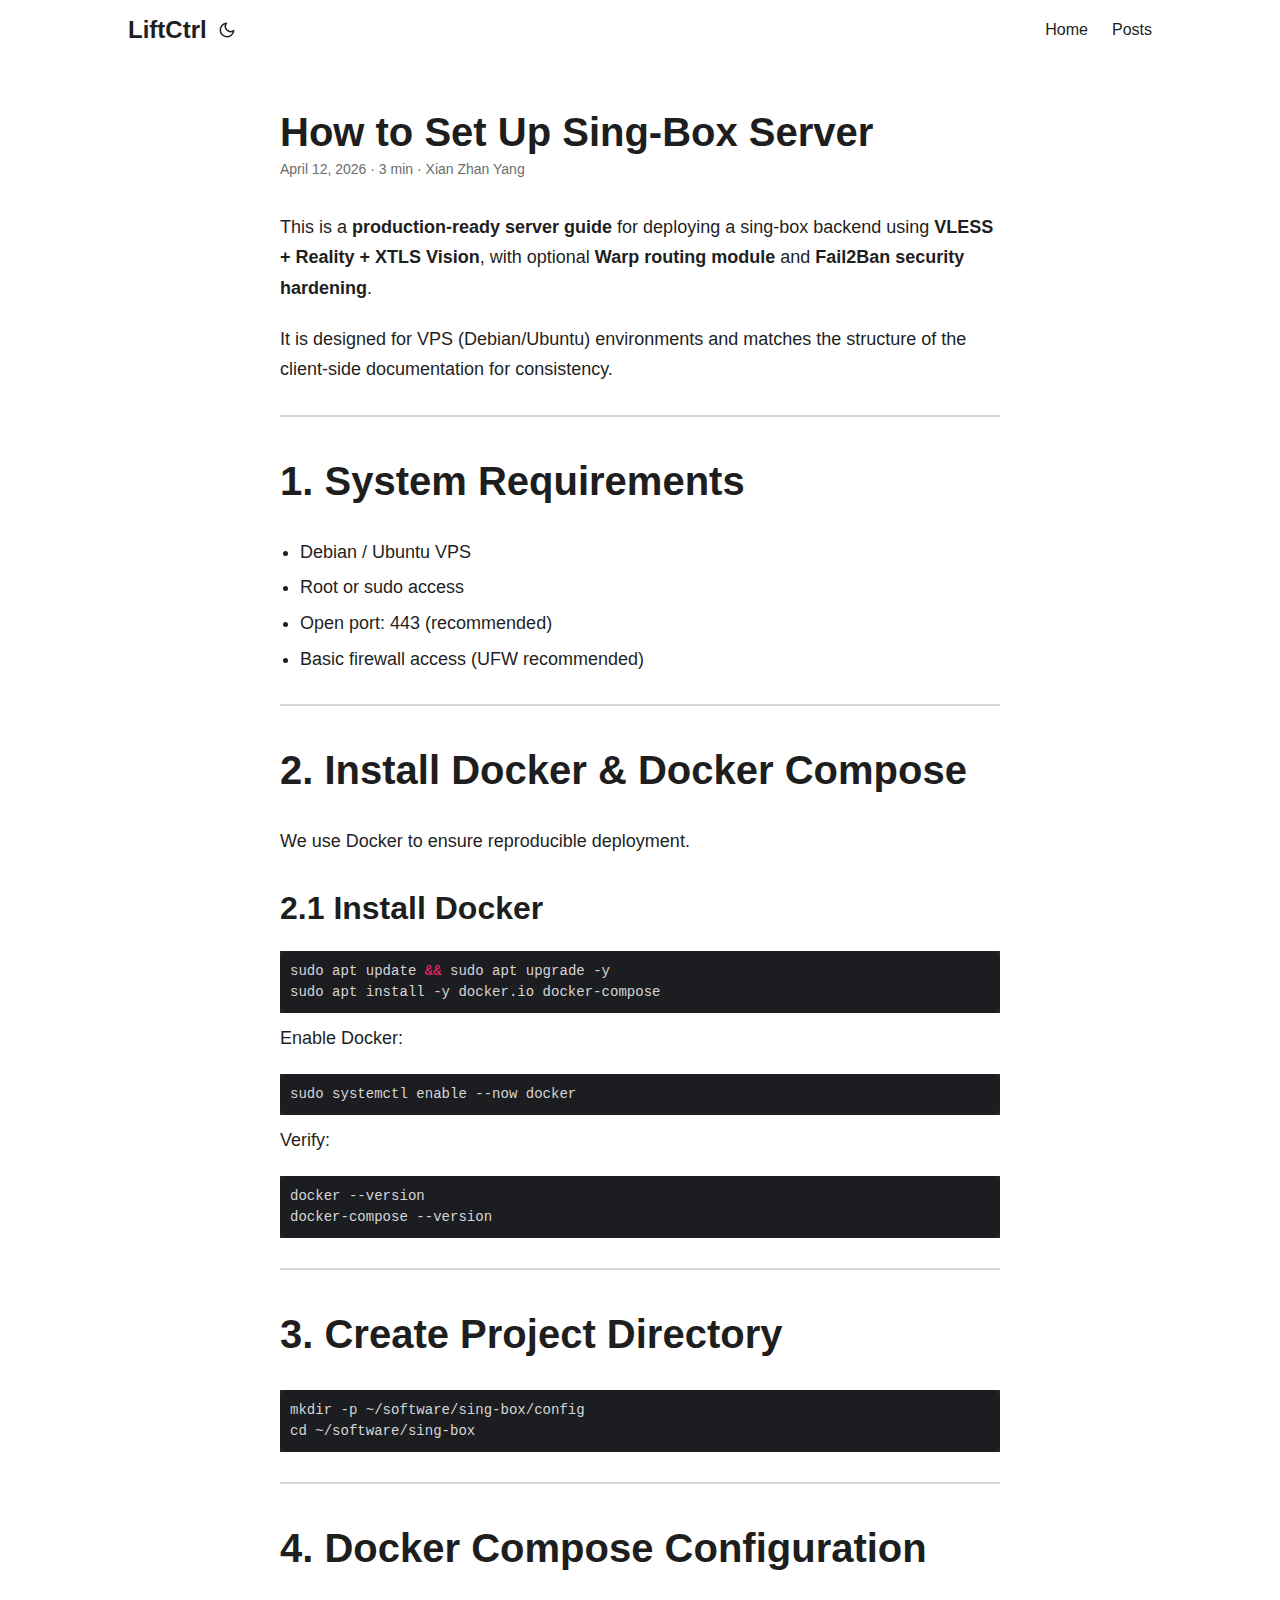
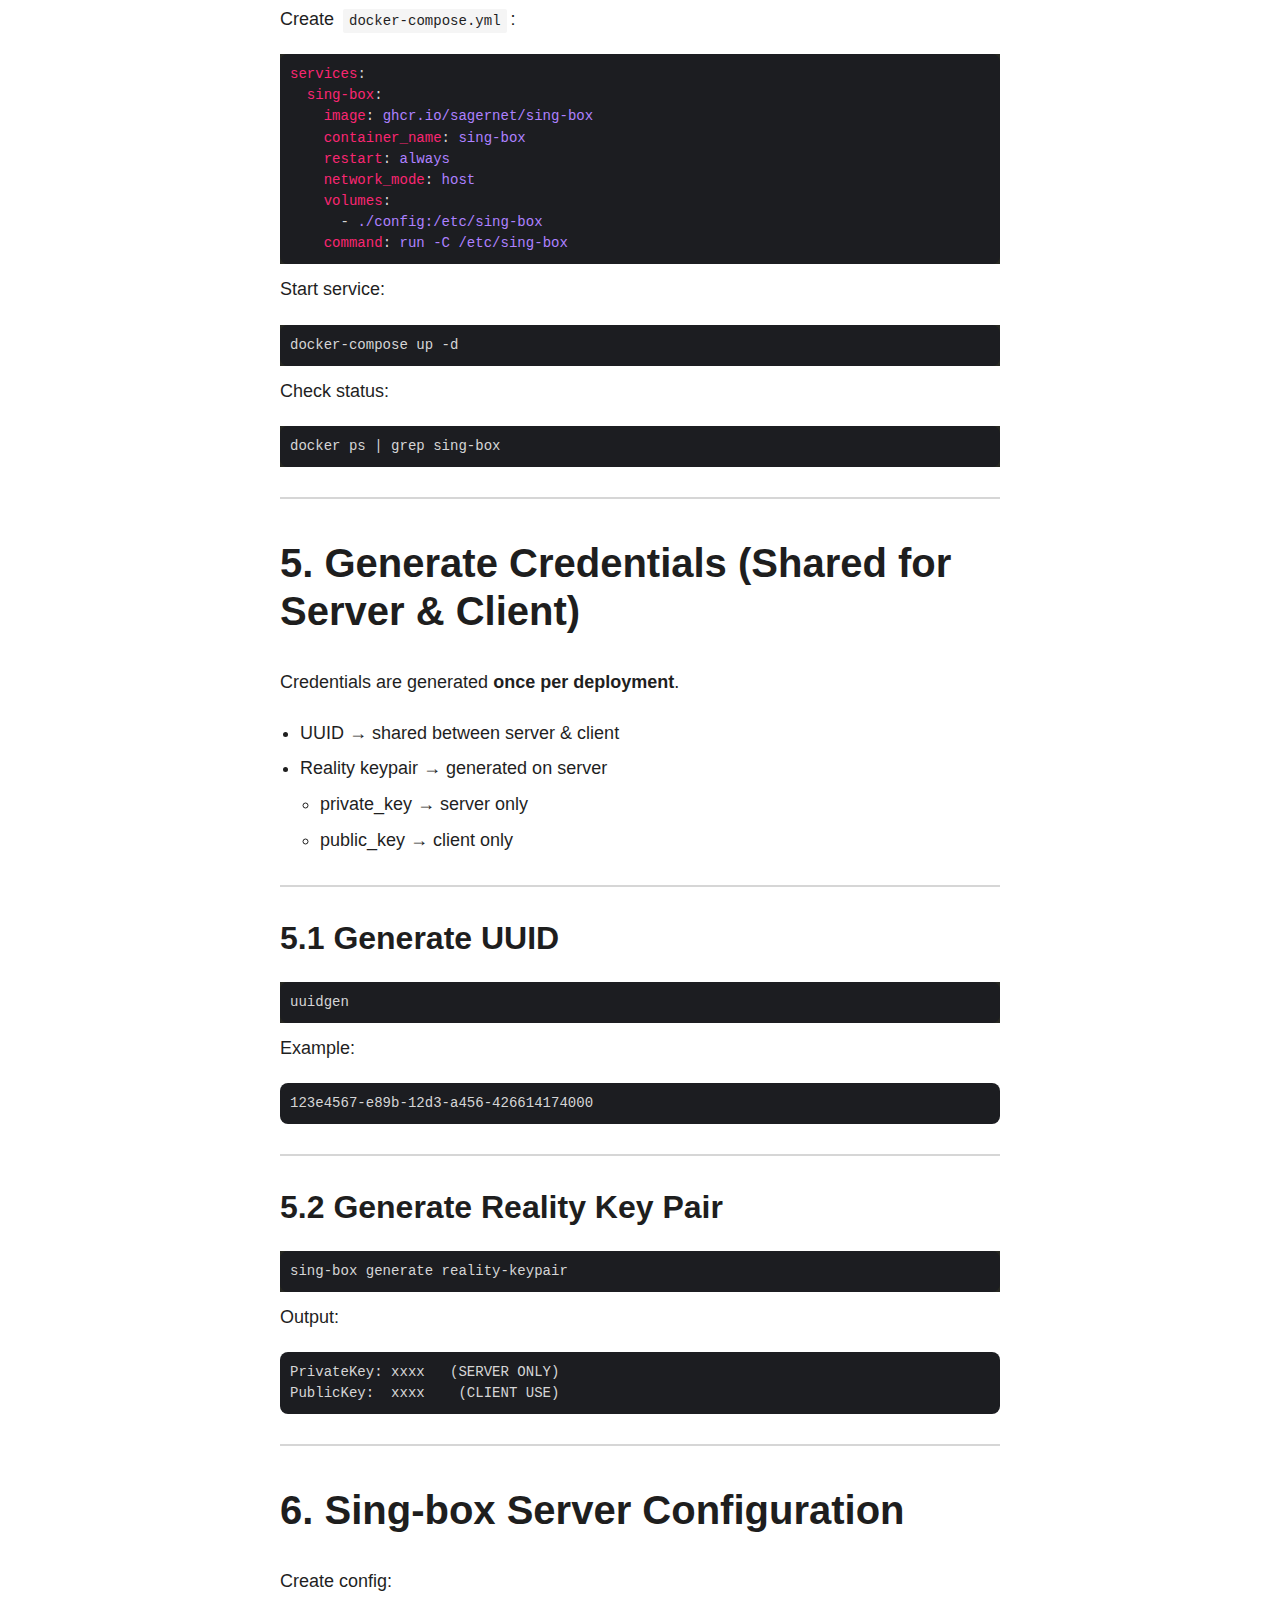
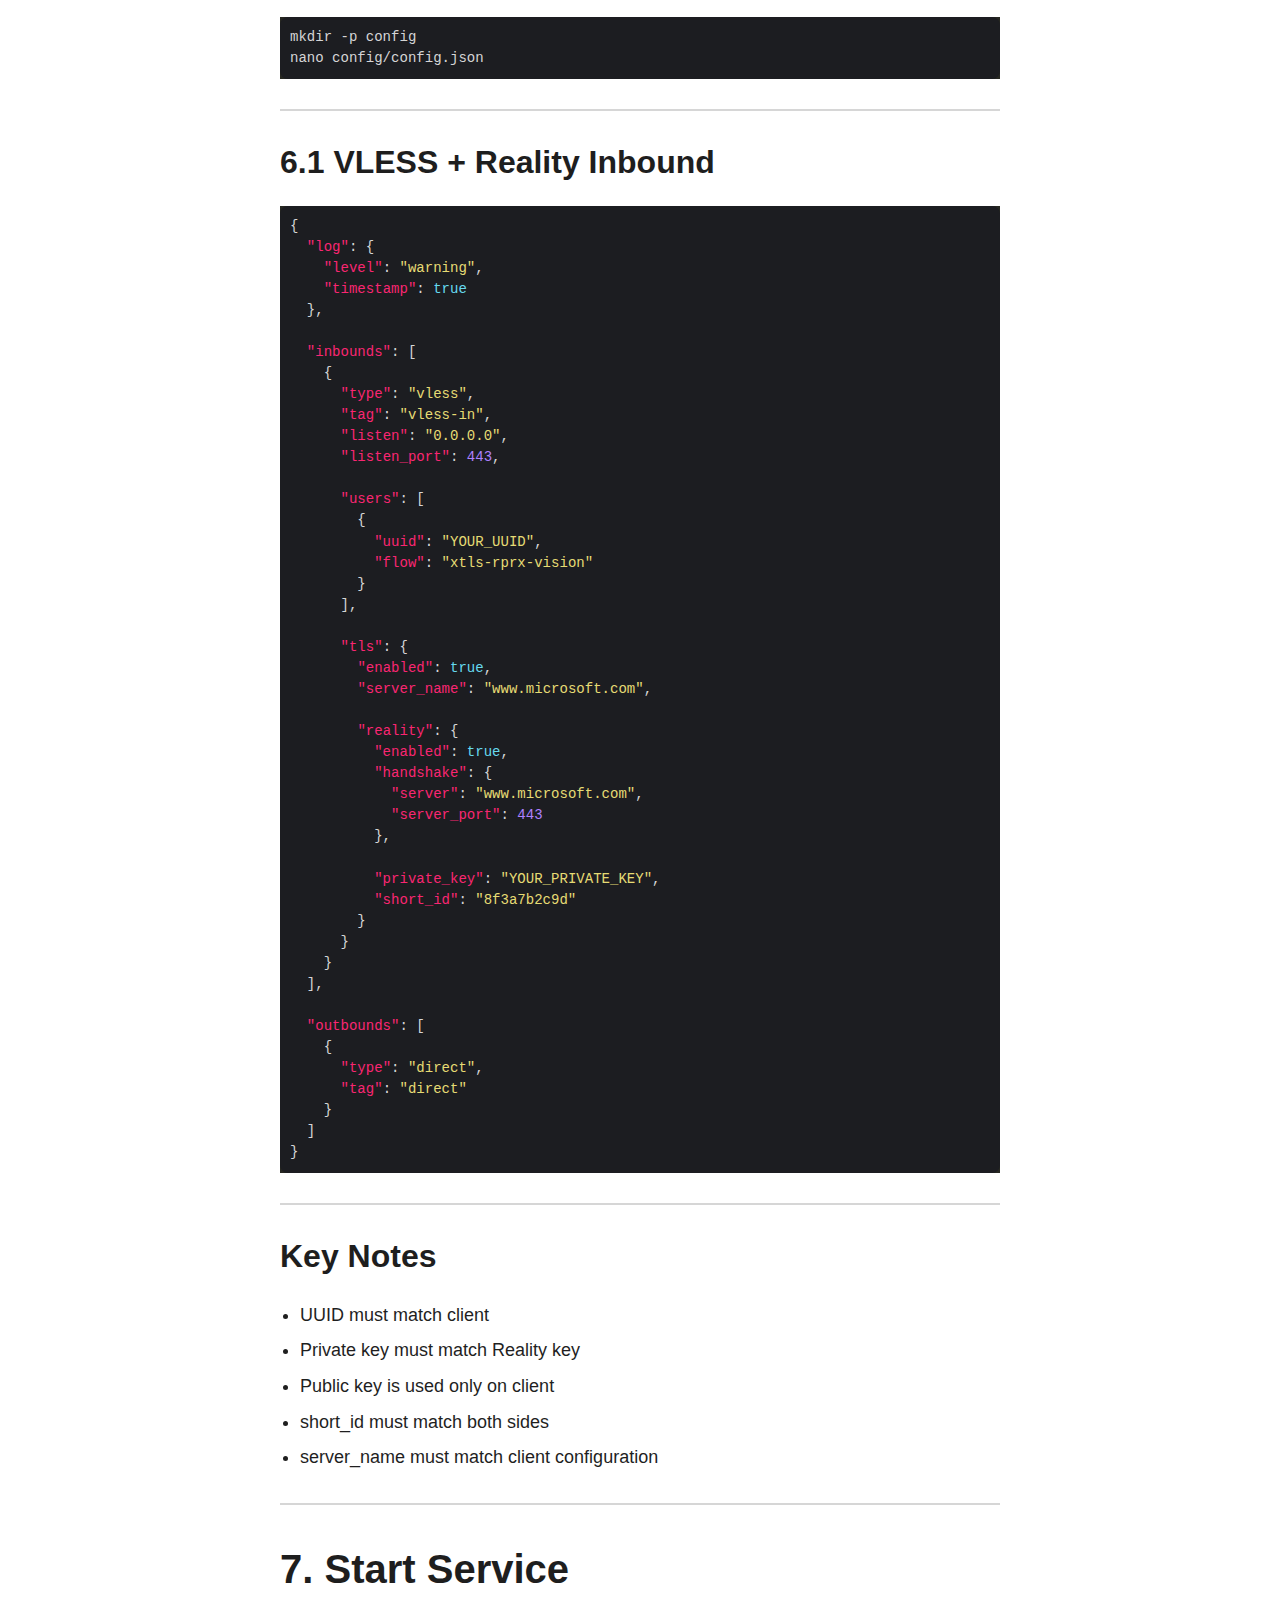
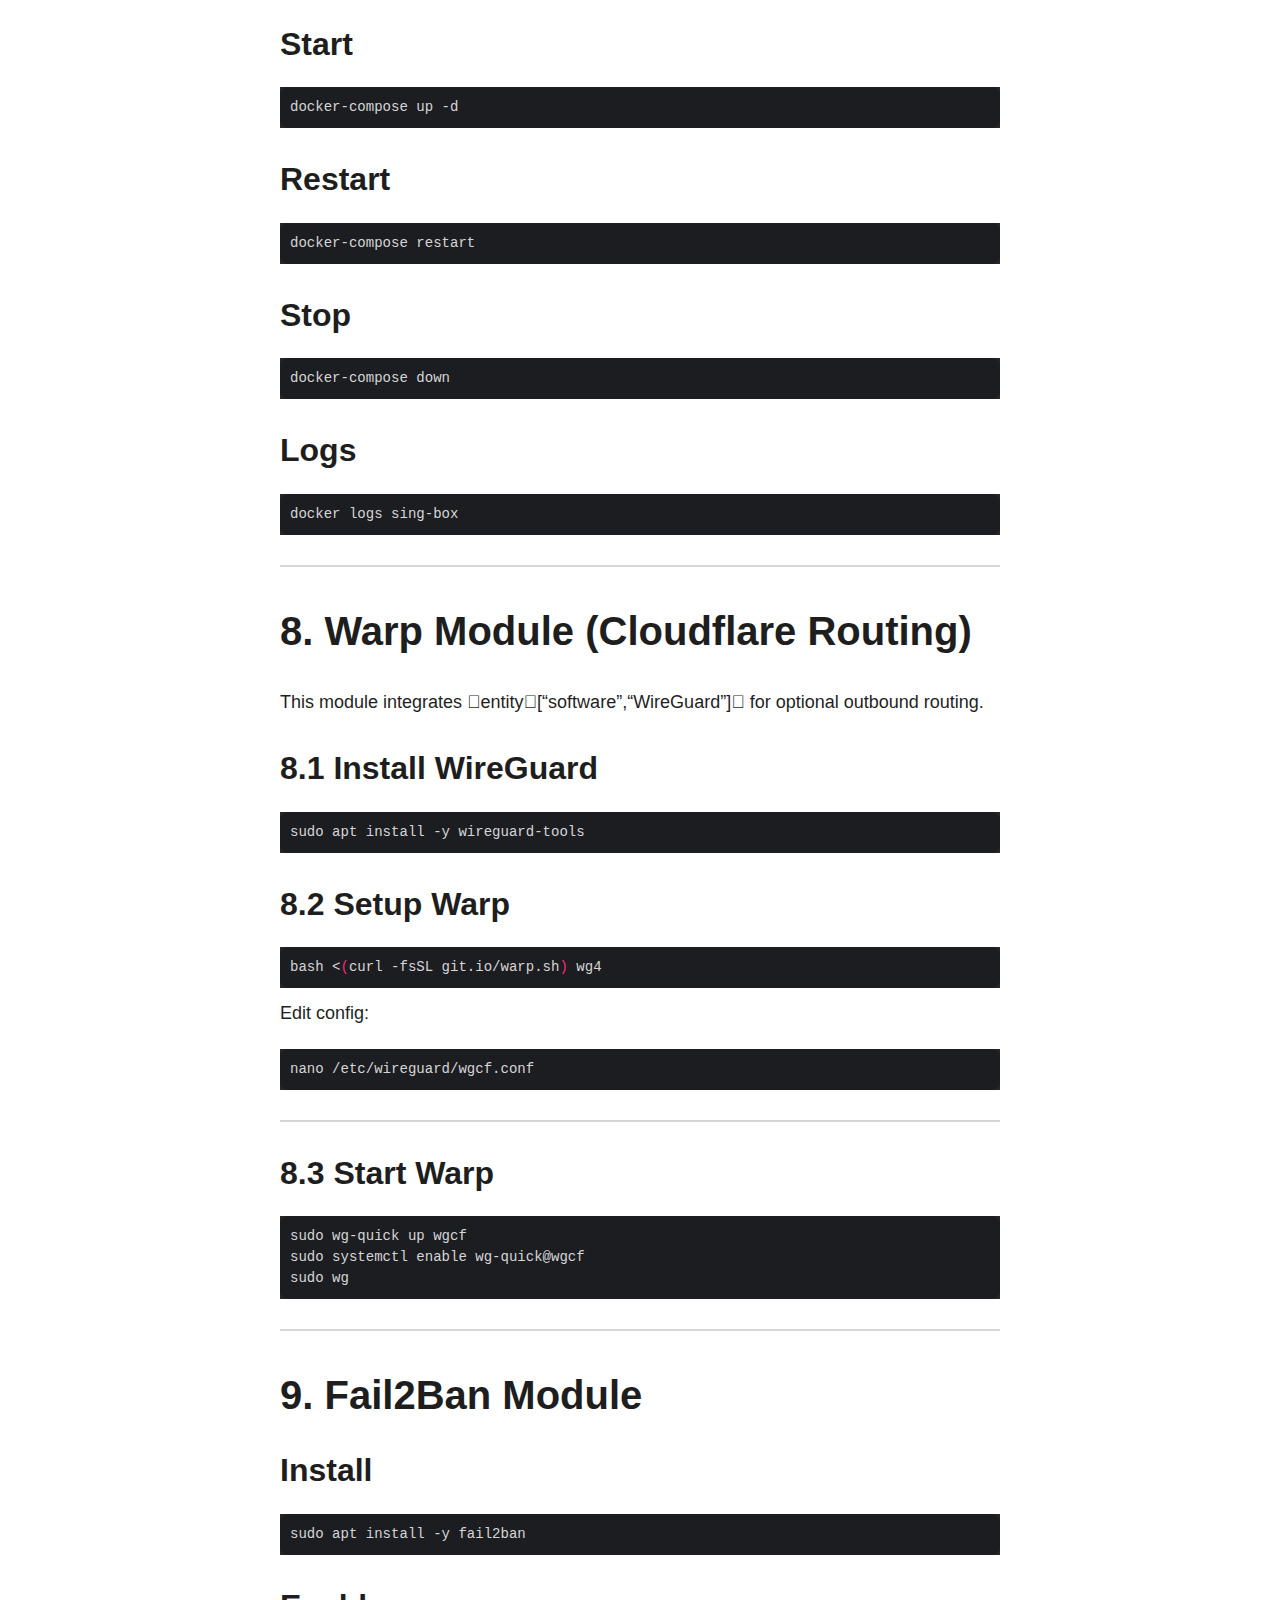
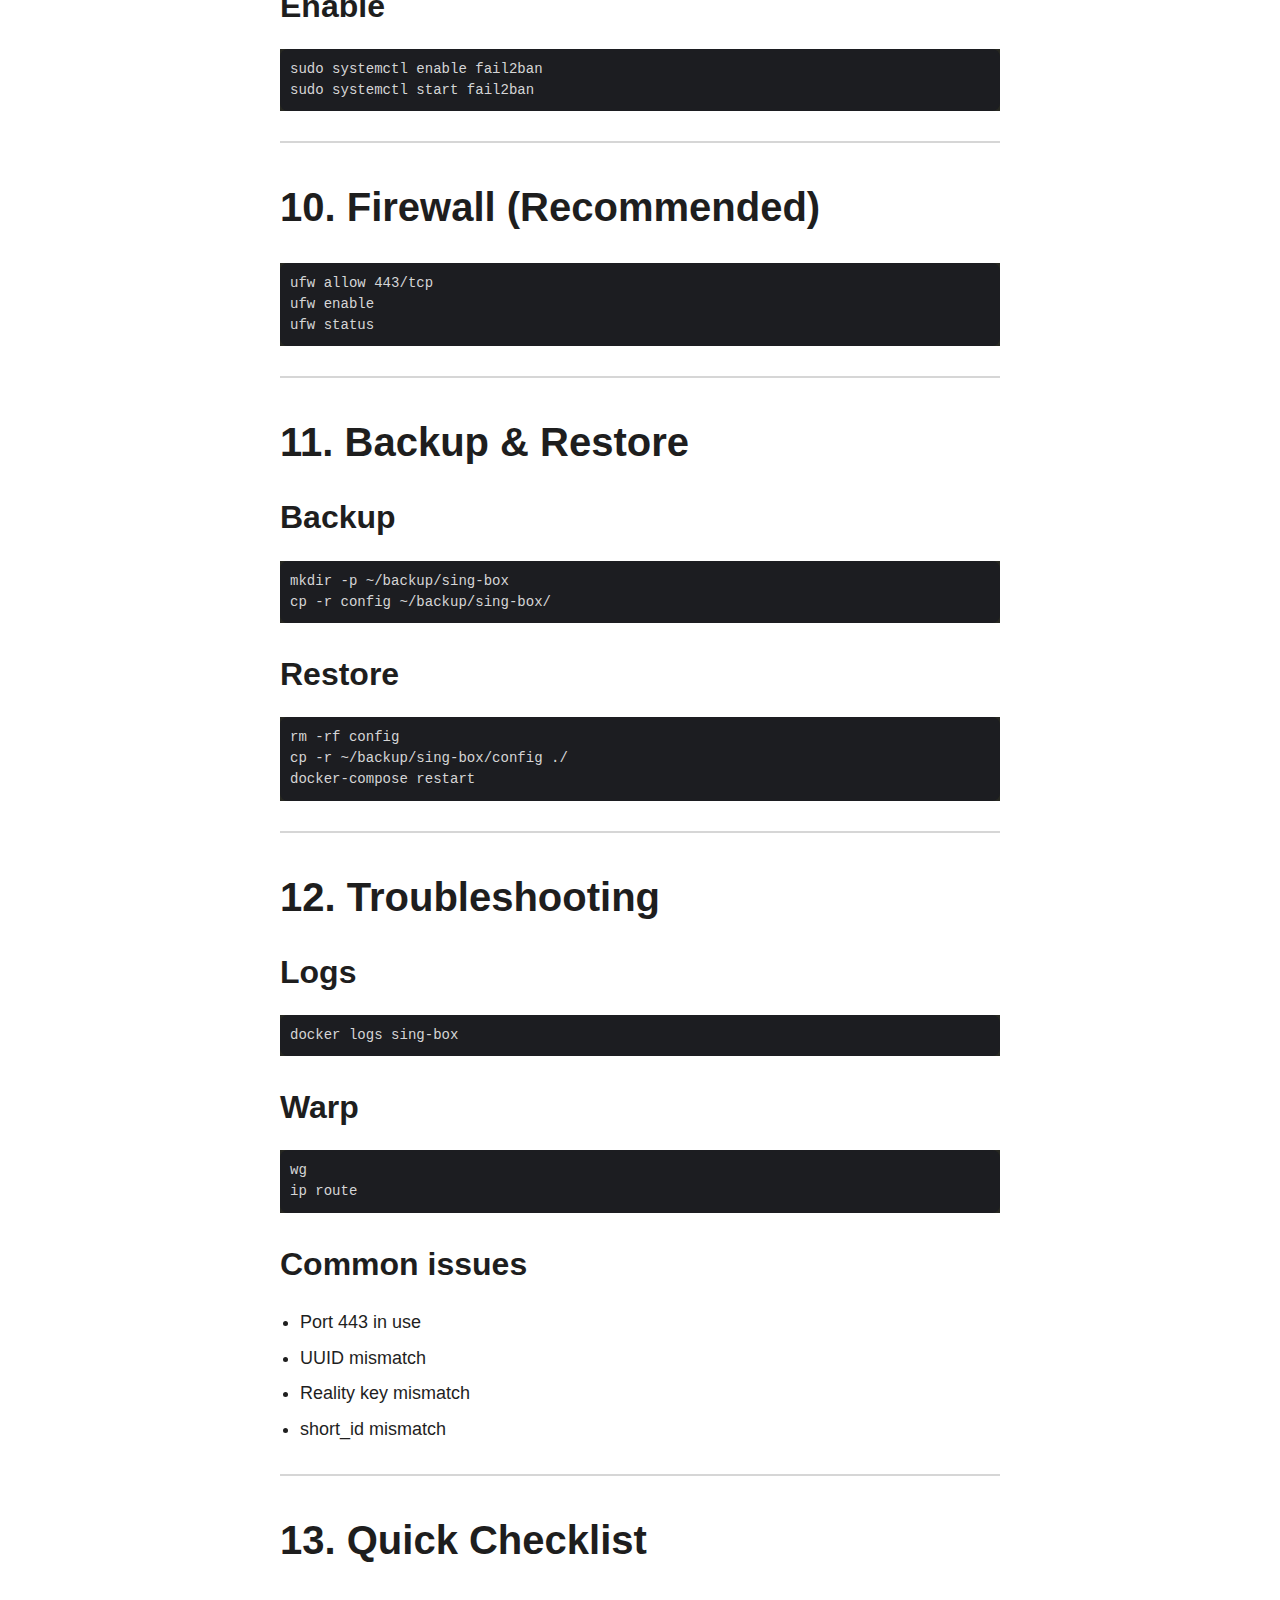
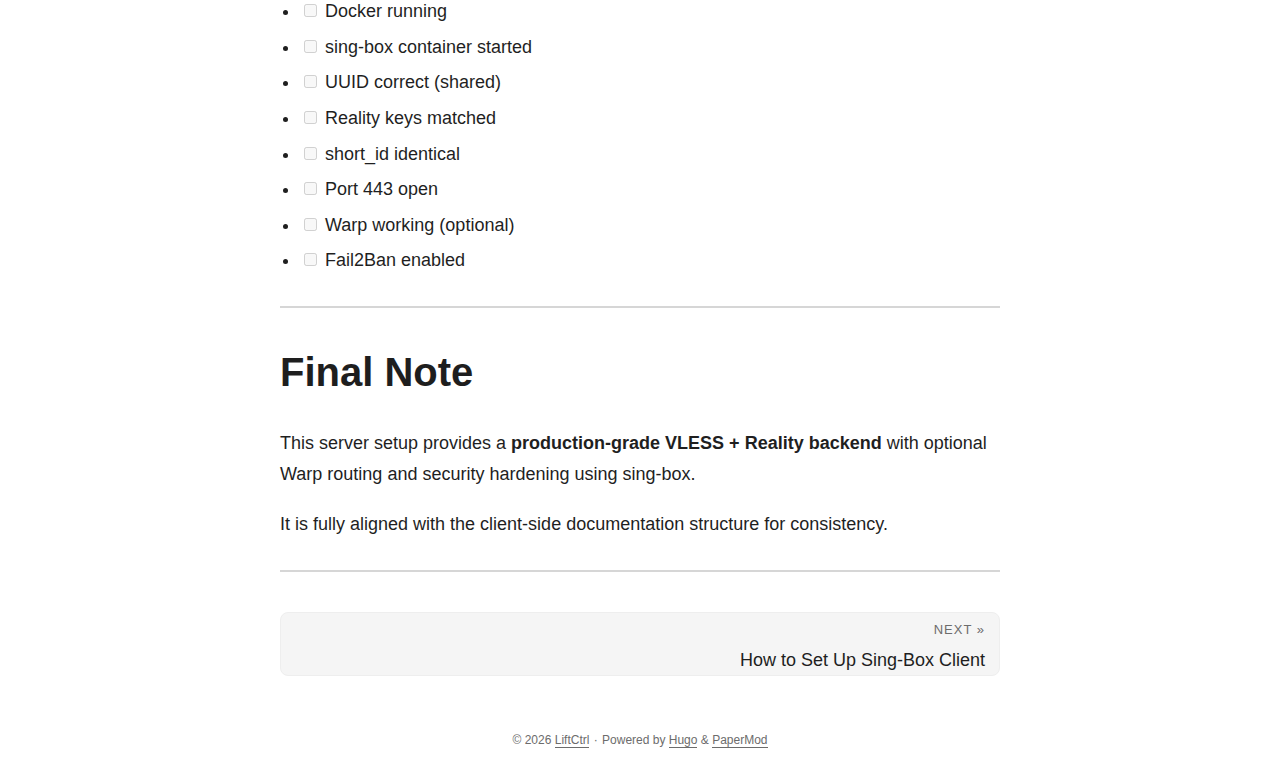
<file: posts/2026-04-12-how-to-set-up-sing-box-server/index.html>
<!doctype html><html lang=en dir=auto><head><meta charset=utf-8><meta http-equiv=X-UA-Compatible content="IE=edge"><meta name=viewport content="width=device-width,initial-scale=1,shrink-to-fit=no"><meta name=robots content="index, follow"><title>How to Set Up Sing-Box Server | LiftCtrl</title><meta name=keywords content><meta name=description content="This is a production-ready server guide for deploying a sing-box backend using VLESS + Reality + XTLS Vision, with optional Warp routing module and Fail2Ban security hardening.
It is designed for VPS (Debian/Ubuntu) environments and matches the structure of the client-side documentation for consistency.

1. System Requirements

Debian / Ubuntu VPS
Root or sudo access
Open port: 443 (recommended)
Basic firewall access (UFW recommended)


2. Install Docker & Docker Compose
We use Docker to ensure reproducible deployment."><meta name=author content="Xian Zhan Yang"><link rel=canonical href=https://liftctrl.github.io/posts/2026-04-12-how-to-set-up-sing-box-server/><link crossorigin=anonymous href=/assets/css/stylesheet.81e74040d38fcee7568787ccd58716f277fedaf35abedea6b2b3ee4275e13879.css integrity="sha256-gedAQNOPzudWh4fM1YcW8nf+2vNavt6msrPuQnXhOHk=" rel="preload stylesheet" as=style><link rel=icon href=https://liftctrl.github.io/favicon.ico><link rel=icon type=image/png sizes=16x16 href=https://liftctrl.github.io/favicon-16x16.png><link rel=icon type=image/png sizes=32x32 href=https://liftctrl.github.io/favicon-32x32.png><link rel=apple-touch-icon href=https://liftctrl.github.io/apple-touch-icon.png><link rel=mask-icon href=https://liftctrl.github.io/safari-pinned-tab.svg><meta name=theme-color content="#2e2e33"><meta name=msapplication-TileColor content="#2e2e33"><link rel=alternate hreflang=en href=https://liftctrl.github.io/posts/2026-04-12-how-to-set-up-sing-box-server/><noscript><style>#theme-toggle,.top-link{display:none}</style><style>@media(prefers-color-scheme:dark){:root{--theme:rgb(29, 30, 32);--entry:rgb(46, 46, 51);--primary:rgb(218, 218, 219);--secondary:rgb(155, 156, 157);--tertiary:rgb(65, 66, 68);--content:rgb(196, 196, 197);--code-block-bg:rgb(46, 46, 51);--code-bg:rgb(55, 56, 62);--border:rgb(51, 51, 51)}.list{background:var(--theme)}.list:not(.dark)::-webkit-scrollbar-track{background:0 0}.list:not(.dark)::-webkit-scrollbar-thumb{border-color:var(--theme)}}</style></noscript><meta property="og:url" content="https://liftctrl.github.io/posts/2026-04-12-how-to-set-up-sing-box-server/"><meta property="og:site_name" content="LiftCtrl"><meta property="og:title" content="How to Set Up Sing-Box Server"><meta property="og:description" content="This is a production-ready server guide for deploying a sing-box backend using VLESS + Reality + XTLS Vision, with optional Warp routing module and Fail2Ban security hardening.
It is designed for VPS (Debian/Ubuntu) environments and matches the structure of the client-side documentation for consistency.
1. System Requirements Debian / Ubuntu VPS Root or sudo access Open port: 443 (recommended) Basic firewall access (UFW recommended) 2. Install Docker & Docker Compose We use Docker to ensure reproducible deployment."><meta property="og:locale" content="en"><meta property="og:type" content="article"><meta property="article:section" content="posts"><meta property="article:published_time" content="2026-04-12T15:00:20+08:00"><meta property="article:modified_time" content="2026-04-12T15:00:20+08:00"><meta name=twitter:card content="summary"><meta name=twitter:title content="How to Set Up Sing-Box Server"><meta name=twitter:description content="This is a production-ready server guide for deploying a sing-box backend using VLESS + Reality + XTLS Vision, with optional Warp routing module and Fail2Ban security hardening.
It is designed for VPS (Debian/Ubuntu) environments and matches the structure of the client-side documentation for consistency.

1. System Requirements

Debian / Ubuntu VPS
Root or sudo access
Open port: 443 (recommended)
Basic firewall access (UFW recommended)


2. Install Docker & Docker Compose
We use Docker to ensure reproducible deployment."><script type=application/ld+json>{"@context":"https://schema.org","@type":"BreadcrumbList","itemListElement":[{"@type":"ListItem","position":1,"name":"Posts","item":"https://liftctrl.github.io/posts/"},{"@type":"ListItem","position":2,"name":"How to Set Up Sing-Box Server","item":"https://liftctrl.github.io/posts/2026-04-12-how-to-set-up-sing-box-server/"}]}</script><script type=application/ld+json>{"@context":"https://schema.org","@type":"BlogPosting","headline":"How to Set Up Sing-Box Server","name":"How to Set Up Sing-Box Server","description":"This is a production-ready server guide for deploying a sing-box backend using VLESS + Reality + XTLS Vision, with optional Warp routing module and Fail2Ban security hardening.\nIt is designed for VPS (Debian/Ubuntu) environments and matches the structure of the client-side documentation for consistency.\n1. System Requirements Debian / Ubuntu VPS Root or sudo access Open port: 443 (recommended) Basic firewall access (UFW recommended) 2. Install Docker \u0026amp; Docker Compose We use Docker to ensure reproducible deployment.\n","keywords":[],"articleBody":"This is a production-ready server guide for deploying a sing-box backend using VLESS + Reality + XTLS Vision, with optional Warp routing module and Fail2Ban security hardening.\nIt is designed for VPS (Debian/Ubuntu) environments and matches the structure of the client-side documentation for consistency.\n1. System Requirements Debian / Ubuntu VPS Root or sudo access Open port: 443 (recommended) Basic firewall access (UFW recommended) 2. Install Docker \u0026 Docker Compose We use Docker to ensure reproducible deployment.\n2.1 Install Docker sudo apt update \u0026\u0026 sudo apt upgrade -y sudo apt install -y docker.io docker-compose Enable Docker:\nsudo systemctl enable --now docker Verify:\ndocker --version docker-compose --version 3. Create Project Directory mkdir -p ~/software/sing-box/config cd ~/software/sing-box 4. Docker Compose Configuration Create docker-compose.yml:\nservices: sing-box: image: ghcr.io/sagernet/sing-box container_name: sing-box restart: always network_mode: host volumes: - ./config:/etc/sing-box command: run -C /etc/sing-box Start service:\ndocker-compose up -d Check status:\ndocker ps | grep sing-box 5. Generate Credentials (Shared for Server \u0026 Client) Credentials are generated once per deployment.\nUUID → shared between server \u0026 client\nReality keypair → generated on server\nprivate_key → server only public_key → client only 5.1 Generate UUID uuidgen Example:\n123e4567-e89b-12d3-a456-426614174000 5.2 Generate Reality Key Pair sing-box generate reality-keypair Output:\nPrivateKey: xxxx (SERVER ONLY) PublicKey: xxxx (CLIENT USE) 6. Sing-box Server Configuration Create config:\nmkdir -p config nano config/config.json 6.1 VLESS + Reality Inbound { \"log\": { \"level\": \"warning\", \"timestamp\": true }, \"inbounds\": [ { \"type\": \"vless\", \"tag\": \"vless-in\", \"listen\": \"0.0.0.0\", \"listen_port\": 443, \"users\": [ { \"uuid\": \"YOUR_UUID\", \"flow\": \"xtls-rprx-vision\" } ], \"tls\": { \"enabled\": true, \"server_name\": \"www.microsoft.com\", \"reality\": { \"enabled\": true, \"handshake\": { \"server\": \"www.microsoft.com\", \"server_port\": 443 }, \"private_key\": \"YOUR_PRIVATE_KEY\", \"short_id\": \"8f3a7b2c9d\" } } } ], \"outbounds\": [ { \"type\": \"direct\", \"tag\": \"direct\" } ] } Key Notes UUID must match client Private key must match Reality key Public key is used only on client short_id must match both sides server_name must match client configuration 7. Start Service Start docker-compose up -d Restart docker-compose restart Stop docker-compose down Logs docker logs sing-box 8. Warp Module (Cloudflare Routing) This module integrates entity[“software”,“WireGuard”] for optional outbound routing.\n8.1 Install WireGuard sudo apt install -y wireguard-tools 8.2 Setup Warp bash \u003c(curl -fsSL git.io/warp.sh) wg4 Edit config:\nnano /etc/wireguard/wgcf.conf 8.3 Start Warp sudo wg-quick up wgcf sudo systemctl enable wg-quick@wgcf sudo wg 9. Fail2Ban Module Install sudo apt install -y fail2ban Enable sudo systemctl enable fail2ban sudo systemctl start fail2ban 10. Firewall (Recommended) ufw allow 443/tcp ufw enable ufw status 11. Backup \u0026 Restore Backup mkdir -p ~/backup/sing-box cp -r config ~/backup/sing-box/ Restore rm -rf config cp -r ~/backup/sing-box/config ./ docker-compose restart 12. Troubleshooting Logs docker logs sing-box Warp wg ip route Common issues Port 443 in use UUID mismatch Reality key mismatch short_id mismatch 13. Quick Checklist Docker running sing-box container started UUID correct (shared) Reality keys matched short_id identical Port 443 open Warp working (optional) Fail2Ban enabled Final Note This server setup provides a production-grade VLESS + Reality backend with optional Warp routing and security hardening using sing-box.\nIt is fully aligned with the client-side documentation structure for consistency.\n","wordCount":"508","inLanguage":"en","datePublished":"2026-04-12T15:00:20+08:00","dateModified":"2026-04-12T15:00:20+08:00","author":{"@type":"Person","name":"Xian Zhan Yang"},"mainEntityOfPage":{"@type":"WebPage","@id":"https://liftctrl.github.io/posts/2026-04-12-how-to-set-up-sing-box-server/"},"publisher":{"@type":"Organization","name":"LiftCtrl","logo":{"@type":"ImageObject","url":"https://liftctrl.github.io/favicon.ico"}}}</script></head><body id=top><script>localStorage.getItem("pref-theme")==="dark"?document.body.classList.add("dark"):localStorage.getItem("pref-theme")==="light"?document.body.classList.remove("dark"):window.matchMedia("(prefers-color-scheme: dark)").matches&&document.body.classList.add("dark")</script><header class=header><nav class=nav><div class=logo><a href=https://liftctrl.github.io/ accesskey=h title="LiftCtrl (Alt + H)">LiftCtrl</a><div class=logo-switches><button id=theme-toggle accesskey=t title="(Alt + T)" aria-label="Toggle theme">
<svg id="moon" width="24" height="18" viewBox="0 0 24 24" fill="none" stroke="currentColor" stroke-width="2" stroke-linecap="round" stroke-linejoin="round"><path d="M21 12.79A9 9 0 1111.21 3 7 7 0 0021 12.79z"/></svg>
<svg id="sun" width="24" height="18" viewBox="0 0 24 24" fill="none" stroke="currentColor" stroke-width="2" stroke-linecap="round" stroke-linejoin="round"><circle cx="12" cy="12" r="5"/><line x1="12" y1="1" x2="12" y2="3"/><line x1="12" y1="21" x2="12" y2="23"/><line x1="4.22" y1="4.22" x2="5.64" y2="5.64"/><line x1="18.36" y1="18.36" x2="19.78" y2="19.78"/><line x1="1" y1="12" x2="3" y2="12"/><line x1="21" y1="12" x2="23" y2="12"/><line x1="4.22" y1="19.78" x2="5.64" y2="18.36"/><line x1="18.36" y1="5.64" x2="19.78" y2="4.22"/></svg></button></div></div><ul id=menu><li><a href=https://liftctrl.github.io/ title=Home><span>Home</span></a></li><li><a href=https://liftctrl.github.io/posts/ title=Posts><span>Posts</span></a></li></ul></nav></header><main class=main><article class=post-single><header class=post-header><h1 class="post-title entry-hint-parent">How to Set Up Sing-Box Server</h1><div class=post-meta><span title='2026-04-12 15:00:20 +0800 +0800'>April 12, 2026</span>&nbsp;·&nbsp;<span>3 min</span>&nbsp;·&nbsp;<span>Xian Zhan Yang</span></div></header><div class=post-content><p>This is a <strong>production-ready server guide</strong> for deploying a sing-box backend using <strong>VLESS + Reality + XTLS Vision</strong>, with optional <strong>Warp routing module</strong> and <strong>Fail2Ban security hardening</strong>.</p><p>It is designed for VPS (Debian/Ubuntu) environments and matches the structure of the client-side documentation for consistency.</p><hr><h1 id=1-system-requirements>1. System Requirements<a hidden class=anchor aria-hidden=true href=#1-system-requirements>#</a></h1><ul><li>Debian / Ubuntu VPS</li><li>Root or sudo access</li><li>Open port: 443 (recommended)</li><li>Basic firewall access (UFW recommended)</li></ul><hr><h1 id=2-install-docker--docker-compose>2. Install Docker & Docker Compose<a hidden class=anchor aria-hidden=true href=#2-install-docker--docker-compose>#</a></h1><p>We use Docker to ensure reproducible deployment.</p><h2 id=21-install-docker>2.1 Install Docker<a hidden class=anchor aria-hidden=true href=#21-install-docker>#</a></h2><div class=highlight><pre tabindex=0 style=color:#f8f8f2;background-color:#272822;-moz-tab-size:4;-o-tab-size:4;tab-size:4;-webkit-text-size-adjust:none><code class=language-bash data-lang=bash><span style=display:flex><span>sudo apt update <span style=color:#f92672>&amp;&amp;</span> sudo apt upgrade -y
</span></span><span style=display:flex><span>sudo apt install -y docker.io docker-compose
</span></span></code></pre></div><p>Enable Docker:</p><div class=highlight><pre tabindex=0 style=color:#f8f8f2;background-color:#272822;-moz-tab-size:4;-o-tab-size:4;tab-size:4;-webkit-text-size-adjust:none><code class=language-bash data-lang=bash><span style=display:flex><span>sudo systemctl enable --now docker
</span></span></code></pre></div><p>Verify:</p><div class=highlight><pre tabindex=0 style=color:#f8f8f2;background-color:#272822;-moz-tab-size:4;-o-tab-size:4;tab-size:4;-webkit-text-size-adjust:none><code class=language-bash data-lang=bash><span style=display:flex><span>docker --version
</span></span><span style=display:flex><span>docker-compose --version
</span></span></code></pre></div><hr><h1 id=3-create-project-directory>3. Create Project Directory<a hidden class=anchor aria-hidden=true href=#3-create-project-directory>#</a></h1><div class=highlight><pre tabindex=0 style=color:#f8f8f2;background-color:#272822;-moz-tab-size:4;-o-tab-size:4;tab-size:4;-webkit-text-size-adjust:none><code class=language-bash data-lang=bash><span style=display:flex><span>mkdir -p ~/software/sing-box/config
</span></span><span style=display:flex><span>cd ~/software/sing-box
</span></span></code></pre></div><hr><h1 id=4-docker-compose-configuration>4. Docker Compose Configuration<a hidden class=anchor aria-hidden=true href=#4-docker-compose-configuration>#</a></h1><p>Create <code>docker-compose.yml</code>:</p><div class=highlight><pre tabindex=0 style=color:#f8f8f2;background-color:#272822;-moz-tab-size:4;-o-tab-size:4;tab-size:4;-webkit-text-size-adjust:none><code class=language-yaml data-lang=yaml><span style=display:flex><span><span style=color:#f92672>services</span>:
</span></span><span style=display:flex><span>  <span style=color:#f92672>sing-box</span>:
</span></span><span style=display:flex><span>    <span style=color:#f92672>image</span>: <span style=color:#ae81ff>ghcr.io/sagernet/sing-box</span>
</span></span><span style=display:flex><span>    <span style=color:#f92672>container_name</span>: <span style=color:#ae81ff>sing-box</span>
</span></span><span style=display:flex><span>    <span style=color:#f92672>restart</span>: <span style=color:#ae81ff>always</span>
</span></span><span style=display:flex><span>    <span style=color:#f92672>network_mode</span>: <span style=color:#ae81ff>host</span>
</span></span><span style=display:flex><span>    <span style=color:#f92672>volumes</span>:
</span></span><span style=display:flex><span>      - <span style=color:#ae81ff>./config:/etc/sing-box</span>
</span></span><span style=display:flex><span>    <span style=color:#f92672>command</span>: <span style=color:#ae81ff>run -C /etc/sing-box</span>
</span></span></code></pre></div><p>Start service:</p><div class=highlight><pre tabindex=0 style=color:#f8f8f2;background-color:#272822;-moz-tab-size:4;-o-tab-size:4;tab-size:4;-webkit-text-size-adjust:none><code class=language-bash data-lang=bash><span style=display:flex><span>docker-compose up -d
</span></span></code></pre></div><p>Check status:</p><div class=highlight><pre tabindex=0 style=color:#f8f8f2;background-color:#272822;-moz-tab-size:4;-o-tab-size:4;tab-size:4;-webkit-text-size-adjust:none><code class=language-bash data-lang=bash><span style=display:flex><span>docker ps | grep sing-box
</span></span></code></pre></div><hr><h1 id=5-generate-credentials-shared-for-server--client>5. Generate Credentials (Shared for Server & Client)<a hidden class=anchor aria-hidden=true href=#5-generate-credentials-shared-for-server--client>#</a></h1><p>Credentials are generated <strong>once per deployment</strong>.</p><ul><li><p>UUID → shared between server & client</p></li><li><p>Reality keypair → generated on server</p><ul><li>private_key → server only</li><li>public_key → client only</li></ul></li></ul><hr><h2 id=51-generate-uuid>5.1 Generate UUID<a hidden class=anchor aria-hidden=true href=#51-generate-uuid>#</a></h2><div class=highlight><pre tabindex=0 style=color:#f8f8f2;background-color:#272822;-moz-tab-size:4;-o-tab-size:4;tab-size:4;-webkit-text-size-adjust:none><code class=language-bash data-lang=bash><span style=display:flex><span>uuidgen
</span></span></code></pre></div><p>Example:</p><pre tabindex=0><code>123e4567-e89b-12d3-a456-426614174000
</code></pre><hr><h2 id=52-generate-reality-key-pair>5.2 Generate Reality Key Pair<a hidden class=anchor aria-hidden=true href=#52-generate-reality-key-pair>#</a></h2><div class=highlight><pre tabindex=0 style=color:#f8f8f2;background-color:#272822;-moz-tab-size:4;-o-tab-size:4;tab-size:4;-webkit-text-size-adjust:none><code class=language-bash data-lang=bash><span style=display:flex><span>sing-box generate reality-keypair
</span></span></code></pre></div><p>Output:</p><pre tabindex=0><code>PrivateKey: xxxx   (SERVER ONLY)
PublicKey:  xxxx    (CLIENT USE)
</code></pre><hr><h1 id=6-sing-box-server-configuration>6. Sing-box Server Configuration<a hidden class=anchor aria-hidden=true href=#6-sing-box-server-configuration>#</a></h1><p>Create config:</p><div class=highlight><pre tabindex=0 style=color:#f8f8f2;background-color:#272822;-moz-tab-size:4;-o-tab-size:4;tab-size:4;-webkit-text-size-adjust:none><code class=language-bash data-lang=bash><span style=display:flex><span>mkdir -p config
</span></span><span style=display:flex><span>nano config/config.json
</span></span></code></pre></div><hr><h2 id=61-vless--reality-inbound>6.1 VLESS + Reality Inbound<a hidden class=anchor aria-hidden=true href=#61-vless--reality-inbound>#</a></h2><div class=highlight><pre tabindex=0 style=color:#f8f8f2;background-color:#272822;-moz-tab-size:4;-o-tab-size:4;tab-size:4;-webkit-text-size-adjust:none><code class=language-json data-lang=json><span style=display:flex><span>{
</span></span><span style=display:flex><span>  <span style=color:#f92672>&#34;log&#34;</span>: {
</span></span><span style=display:flex><span>    <span style=color:#f92672>&#34;level&#34;</span>: <span style=color:#e6db74>&#34;warning&#34;</span>,
</span></span><span style=display:flex><span>    <span style=color:#f92672>&#34;timestamp&#34;</span>: <span style=color:#66d9ef>true</span>
</span></span><span style=display:flex><span>  },
</span></span><span style=display:flex><span>
</span></span><span style=display:flex><span>  <span style=color:#f92672>&#34;inbounds&#34;</span>: [
</span></span><span style=display:flex><span>    {
</span></span><span style=display:flex><span>      <span style=color:#f92672>&#34;type&#34;</span>: <span style=color:#e6db74>&#34;vless&#34;</span>,
</span></span><span style=display:flex><span>      <span style=color:#f92672>&#34;tag&#34;</span>: <span style=color:#e6db74>&#34;vless-in&#34;</span>,
</span></span><span style=display:flex><span>      <span style=color:#f92672>&#34;listen&#34;</span>: <span style=color:#e6db74>&#34;0.0.0.0&#34;</span>,
</span></span><span style=display:flex><span>      <span style=color:#f92672>&#34;listen_port&#34;</span>: <span style=color:#ae81ff>443</span>,
</span></span><span style=display:flex><span>
</span></span><span style=display:flex><span>      <span style=color:#f92672>&#34;users&#34;</span>: [
</span></span><span style=display:flex><span>        {
</span></span><span style=display:flex><span>          <span style=color:#f92672>&#34;uuid&#34;</span>: <span style=color:#e6db74>&#34;YOUR_UUID&#34;</span>,
</span></span><span style=display:flex><span>          <span style=color:#f92672>&#34;flow&#34;</span>: <span style=color:#e6db74>&#34;xtls-rprx-vision&#34;</span>
</span></span><span style=display:flex><span>        }
</span></span><span style=display:flex><span>      ],
</span></span><span style=display:flex><span>
</span></span><span style=display:flex><span>      <span style=color:#f92672>&#34;tls&#34;</span>: {
</span></span><span style=display:flex><span>        <span style=color:#f92672>&#34;enabled&#34;</span>: <span style=color:#66d9ef>true</span>,
</span></span><span style=display:flex><span>        <span style=color:#f92672>&#34;server_name&#34;</span>: <span style=color:#e6db74>&#34;www.microsoft.com&#34;</span>,
</span></span><span style=display:flex><span>
</span></span><span style=display:flex><span>        <span style=color:#f92672>&#34;reality&#34;</span>: {
</span></span><span style=display:flex><span>          <span style=color:#f92672>&#34;enabled&#34;</span>: <span style=color:#66d9ef>true</span>,
</span></span><span style=display:flex><span>          <span style=color:#f92672>&#34;handshake&#34;</span>: {
</span></span><span style=display:flex><span>            <span style=color:#f92672>&#34;server&#34;</span>: <span style=color:#e6db74>&#34;www.microsoft.com&#34;</span>,
</span></span><span style=display:flex><span>            <span style=color:#f92672>&#34;server_port&#34;</span>: <span style=color:#ae81ff>443</span>
</span></span><span style=display:flex><span>          },
</span></span><span style=display:flex><span>
</span></span><span style=display:flex><span>          <span style=color:#f92672>&#34;private_key&#34;</span>: <span style=color:#e6db74>&#34;YOUR_PRIVATE_KEY&#34;</span>,
</span></span><span style=display:flex><span>          <span style=color:#f92672>&#34;short_id&#34;</span>: <span style=color:#e6db74>&#34;8f3a7b2c9d&#34;</span>
</span></span><span style=display:flex><span>        }
</span></span><span style=display:flex><span>      }
</span></span><span style=display:flex><span>    }
</span></span><span style=display:flex><span>  ],
</span></span><span style=display:flex><span>
</span></span><span style=display:flex><span>  <span style=color:#f92672>&#34;outbounds&#34;</span>: [
</span></span><span style=display:flex><span>    {
</span></span><span style=display:flex><span>      <span style=color:#f92672>&#34;type&#34;</span>: <span style=color:#e6db74>&#34;direct&#34;</span>,
</span></span><span style=display:flex><span>      <span style=color:#f92672>&#34;tag&#34;</span>: <span style=color:#e6db74>&#34;direct&#34;</span>
</span></span><span style=display:flex><span>    }
</span></span><span style=display:flex><span>  ]
</span></span><span style=display:flex><span>}
</span></span></code></pre></div><hr><h2 id=key-notes>Key Notes<a hidden class=anchor aria-hidden=true href=#key-notes>#</a></h2><ul><li>UUID must match client</li><li>Private key must match Reality key</li><li>Public key is used only on client</li><li>short_id must match both sides</li><li>server_name must match client configuration</li></ul><hr><h1 id=7-start-service>7. Start Service<a hidden class=anchor aria-hidden=true href=#7-start-service>#</a></h1><h2 id=start>Start<a hidden class=anchor aria-hidden=true href=#start>#</a></h2><div class=highlight><pre tabindex=0 style=color:#f8f8f2;background-color:#272822;-moz-tab-size:4;-o-tab-size:4;tab-size:4;-webkit-text-size-adjust:none><code class=language-bash data-lang=bash><span style=display:flex><span>docker-compose up -d
</span></span></code></pre></div><h2 id=restart>Restart<a hidden class=anchor aria-hidden=true href=#restart>#</a></h2><div class=highlight><pre tabindex=0 style=color:#f8f8f2;background-color:#272822;-moz-tab-size:4;-o-tab-size:4;tab-size:4;-webkit-text-size-adjust:none><code class=language-bash data-lang=bash><span style=display:flex><span>docker-compose restart
</span></span></code></pre></div><h2 id=stop>Stop<a hidden class=anchor aria-hidden=true href=#stop>#</a></h2><div class=highlight><pre tabindex=0 style=color:#f8f8f2;background-color:#272822;-moz-tab-size:4;-o-tab-size:4;tab-size:4;-webkit-text-size-adjust:none><code class=language-bash data-lang=bash><span style=display:flex><span>docker-compose down
</span></span></code></pre></div><h2 id=logs>Logs<a hidden class=anchor aria-hidden=true href=#logs>#</a></h2><div class=highlight><pre tabindex=0 style=color:#f8f8f2;background-color:#272822;-moz-tab-size:4;-o-tab-size:4;tab-size:4;-webkit-text-size-adjust:none><code class=language-bash data-lang=bash><span style=display:flex><span>docker logs sing-box
</span></span></code></pre></div><hr><h1 id=8-warp-module-cloudflare-routing>8. Warp Module (Cloudflare Routing)<a hidden class=anchor aria-hidden=true href=#8-warp-module-cloudflare-routing>#</a></h1><p>This module integrates entity[&ldquo;software&rdquo;,&ldquo;WireGuard&rdquo;] for optional outbound routing.</p><h2 id=81-install-wireguard>8.1 Install WireGuard<a hidden class=anchor aria-hidden=true href=#81-install-wireguard>#</a></h2><div class=highlight><pre tabindex=0 style=color:#f8f8f2;background-color:#272822;-moz-tab-size:4;-o-tab-size:4;tab-size:4;-webkit-text-size-adjust:none><code class=language-bash data-lang=bash><span style=display:flex><span>sudo apt install -y wireguard-tools
</span></span></code></pre></div><h2 id=82-setup-warp>8.2 Setup Warp<a hidden class=anchor aria-hidden=true href=#82-setup-warp>#</a></h2><div class=highlight><pre tabindex=0 style=color:#f8f8f2;background-color:#272822;-moz-tab-size:4;-o-tab-size:4;tab-size:4;-webkit-text-size-adjust:none><code class=language-bash data-lang=bash><span style=display:flex><span>bash &lt;<span style=color:#f92672>(</span>curl -fsSL git.io/warp.sh<span style=color:#f92672>)</span> wg4
</span></span></code></pre></div><p>Edit config:</p><div class=highlight><pre tabindex=0 style=color:#f8f8f2;background-color:#272822;-moz-tab-size:4;-o-tab-size:4;tab-size:4;-webkit-text-size-adjust:none><code class=language-bash data-lang=bash><span style=display:flex><span>nano /etc/wireguard/wgcf.conf
</span></span></code></pre></div><hr><h2 id=83-start-warp>8.3 Start Warp<a hidden class=anchor aria-hidden=true href=#83-start-warp>#</a></h2><div class=highlight><pre tabindex=0 style=color:#f8f8f2;background-color:#272822;-moz-tab-size:4;-o-tab-size:4;tab-size:4;-webkit-text-size-adjust:none><code class=language-bash data-lang=bash><span style=display:flex><span>sudo wg-quick up wgcf
</span></span><span style=display:flex><span>sudo systemctl enable wg-quick@wgcf
</span></span><span style=display:flex><span>sudo wg
</span></span></code></pre></div><hr><h1 id=9-fail2ban-module>9. Fail2Ban Module<a hidden class=anchor aria-hidden=true href=#9-fail2ban-module>#</a></h1><h2 id=install>Install<a hidden class=anchor aria-hidden=true href=#install>#</a></h2><div class=highlight><pre tabindex=0 style=color:#f8f8f2;background-color:#272822;-moz-tab-size:4;-o-tab-size:4;tab-size:4;-webkit-text-size-adjust:none><code class=language-bash data-lang=bash><span style=display:flex><span>sudo apt install -y fail2ban
</span></span></code></pre></div><h2 id=enable>Enable<a hidden class=anchor aria-hidden=true href=#enable>#</a></h2><div class=highlight><pre tabindex=0 style=color:#f8f8f2;background-color:#272822;-moz-tab-size:4;-o-tab-size:4;tab-size:4;-webkit-text-size-adjust:none><code class=language-bash data-lang=bash><span style=display:flex><span>sudo systemctl enable fail2ban
</span></span><span style=display:flex><span>sudo systemctl start fail2ban
</span></span></code></pre></div><hr><h1 id=10-firewall-recommended>10. Firewall (Recommended)<a hidden class=anchor aria-hidden=true href=#10-firewall-recommended>#</a></h1><div class=highlight><pre tabindex=0 style=color:#f8f8f2;background-color:#272822;-moz-tab-size:4;-o-tab-size:4;tab-size:4;-webkit-text-size-adjust:none><code class=language-bash data-lang=bash><span style=display:flex><span>ufw allow 443/tcp
</span></span><span style=display:flex><span>ufw enable
</span></span><span style=display:flex><span>ufw status
</span></span></code></pre></div><hr><h1 id=11-backup--restore>11. Backup & Restore<a hidden class=anchor aria-hidden=true href=#11-backup--restore>#</a></h1><h2 id=backup>Backup<a hidden class=anchor aria-hidden=true href=#backup>#</a></h2><div class=highlight><pre tabindex=0 style=color:#f8f8f2;background-color:#272822;-moz-tab-size:4;-o-tab-size:4;tab-size:4;-webkit-text-size-adjust:none><code class=language-bash data-lang=bash><span style=display:flex><span>mkdir -p ~/backup/sing-box
</span></span><span style=display:flex><span>cp -r config ~/backup/sing-box/
</span></span></code></pre></div><h2 id=restore>Restore<a hidden class=anchor aria-hidden=true href=#restore>#</a></h2><div class=highlight><pre tabindex=0 style=color:#f8f8f2;background-color:#272822;-moz-tab-size:4;-o-tab-size:4;tab-size:4;-webkit-text-size-adjust:none><code class=language-bash data-lang=bash><span style=display:flex><span>rm -rf config
</span></span><span style=display:flex><span>cp -r ~/backup/sing-box/config ./
</span></span><span style=display:flex><span>docker-compose restart
</span></span></code></pre></div><hr><h1 id=12-troubleshooting>12. Troubleshooting<a hidden class=anchor aria-hidden=true href=#12-troubleshooting>#</a></h1><h2 id=logs-1>Logs<a hidden class=anchor aria-hidden=true href=#logs-1>#</a></h2><div class=highlight><pre tabindex=0 style=color:#f8f8f2;background-color:#272822;-moz-tab-size:4;-o-tab-size:4;tab-size:4;-webkit-text-size-adjust:none><code class=language-bash data-lang=bash><span style=display:flex><span>docker logs sing-box
</span></span></code></pre></div><h2 id=warp>Warp<a hidden class=anchor aria-hidden=true href=#warp>#</a></h2><div class=highlight><pre tabindex=0 style=color:#f8f8f2;background-color:#272822;-moz-tab-size:4;-o-tab-size:4;tab-size:4;-webkit-text-size-adjust:none><code class=language-bash data-lang=bash><span style=display:flex><span>wg
</span></span><span style=display:flex><span>ip route
</span></span></code></pre></div><h2 id=common-issues>Common issues<a hidden class=anchor aria-hidden=true href=#common-issues>#</a></h2><ul><li>Port 443 in use</li><li>UUID mismatch</li><li>Reality key mismatch</li><li>short_id mismatch</li></ul><hr><h1 id=13-quick-checklist>13. Quick Checklist<a hidden class=anchor aria-hidden=true href=#13-quick-checklist>#</a></h1><ul><li><input disabled type=checkbox> Docker running</li><li><input disabled type=checkbox> sing-box container started</li><li><input disabled type=checkbox> UUID correct (shared)</li><li><input disabled type=checkbox> Reality keys matched</li><li><input disabled type=checkbox> short_id identical</li><li><input disabled type=checkbox> Port 443 open</li><li><input disabled type=checkbox> Warp working (optional)</li><li><input disabled type=checkbox> Fail2Ban enabled</li></ul><hr><h1 id=final-note>Final Note<a hidden class=anchor aria-hidden=true href=#final-note>#</a></h1><p>This server setup provides a <strong>production-grade VLESS + Reality backend</strong> with optional Warp routing and security hardening using sing-box.</p><p>It is fully aligned with the client-side documentation structure for consistency.</p><hr></div><footer class=post-footer><ul class=post-tags></ul><nav class=paginav><a class=next href=https://liftctrl.github.io/posts/2026-04-06-how-to-set-up-sing-box-client/><span class=title>Next »</span><br><span>How to Set Up Sing-Box Client</span></a></nav></footer></article></main><footer class=footer><span>&copy; 2026 <a href=https://liftctrl.github.io/>LiftCtrl</a></span> ·
<span>Powered by
<a href=https://gohugo.io/ rel="noopener noreferrer" target=_blank>Hugo</a> &
<a href=https://github.com/adityatelange/hugo-PaperMod/ rel=noopener target=_blank>PaperMod</a></span></footer><a href=#top aria-label="go to top" title="Go to Top (Alt + G)" class=top-link id=top-link accesskey=g><svg viewBox="0 0 12 6" fill="currentColor"><path d="M12 6H0l6-6z"/></svg>
</a><script>let menu=document.getElementById("menu");menu&&(menu.scrollLeft=localStorage.getItem("menu-scroll-position"),menu.onscroll=function(){localStorage.setItem("menu-scroll-position",menu.scrollLeft)}),document.querySelectorAll('a[href^="#"]').forEach(e=>{e.addEventListener("click",function(e){e.preventDefault();var t=this.getAttribute("href").substr(1);window.matchMedia("(prefers-reduced-motion: reduce)").matches?document.querySelector(`[id='${decodeURIComponent(t)}']`).scrollIntoView():document.querySelector(`[id='${decodeURIComponent(t)}']`).scrollIntoView({behavior:"smooth"}),t==="top"?history.replaceState(null,null," "):history.pushState(null,null,`#${t}`)})})</script><script>var mybutton=document.getElementById("top-link");window.onscroll=function(){document.body.scrollTop>800||document.documentElement.scrollTop>800?(mybutton.style.visibility="visible",mybutton.style.opacity="1"):(mybutton.style.visibility="hidden",mybutton.style.opacity="0")}</script><script>document.getElementById("theme-toggle").addEventListener("click",()=>{document.body.className.includes("dark")?(document.body.classList.remove("dark"),localStorage.setItem("pref-theme","light")):(document.body.classList.add("dark"),localStorage.setItem("pref-theme","dark"))})</script></body></html>
</file>
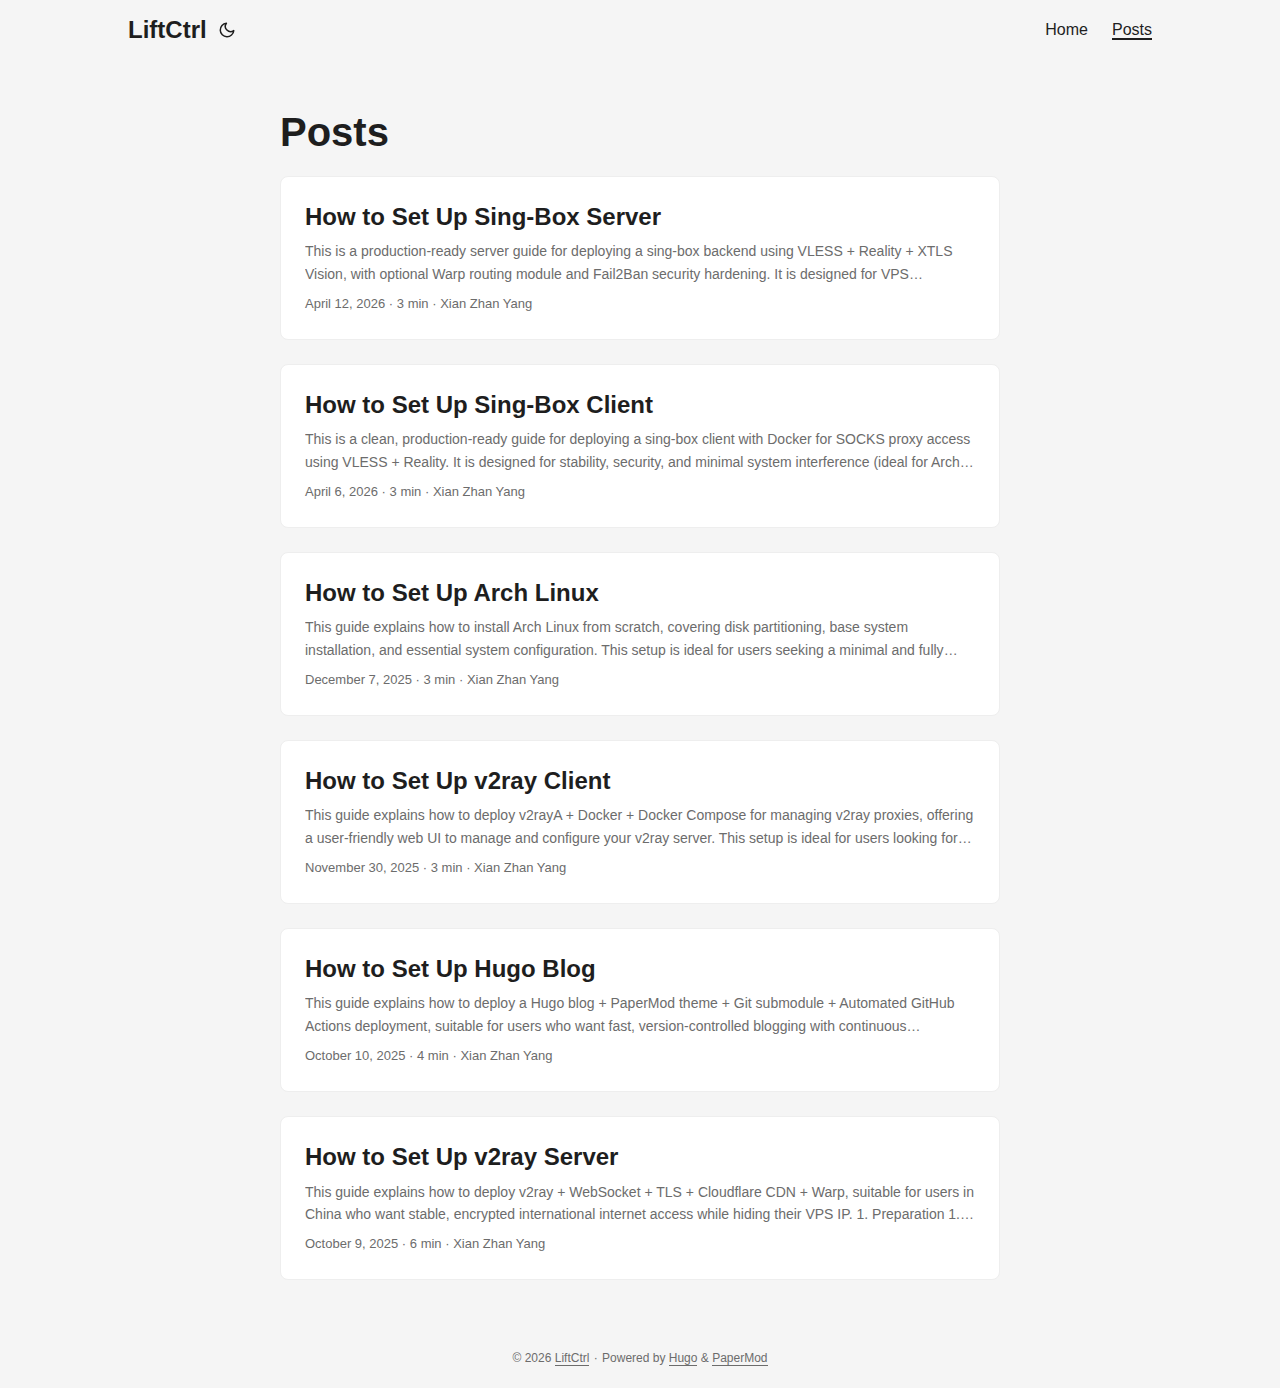
<file: posts/page/1/index.html>
<!doctype html><html lang=en><head><title>https://liftctrl.github.io/posts/</title><link rel=canonical href=https://liftctrl.github.io/posts/><meta charset=utf-8><meta http-equiv=refresh content="0; url=https://liftctrl.github.io/posts/"></head></html>
</file>
